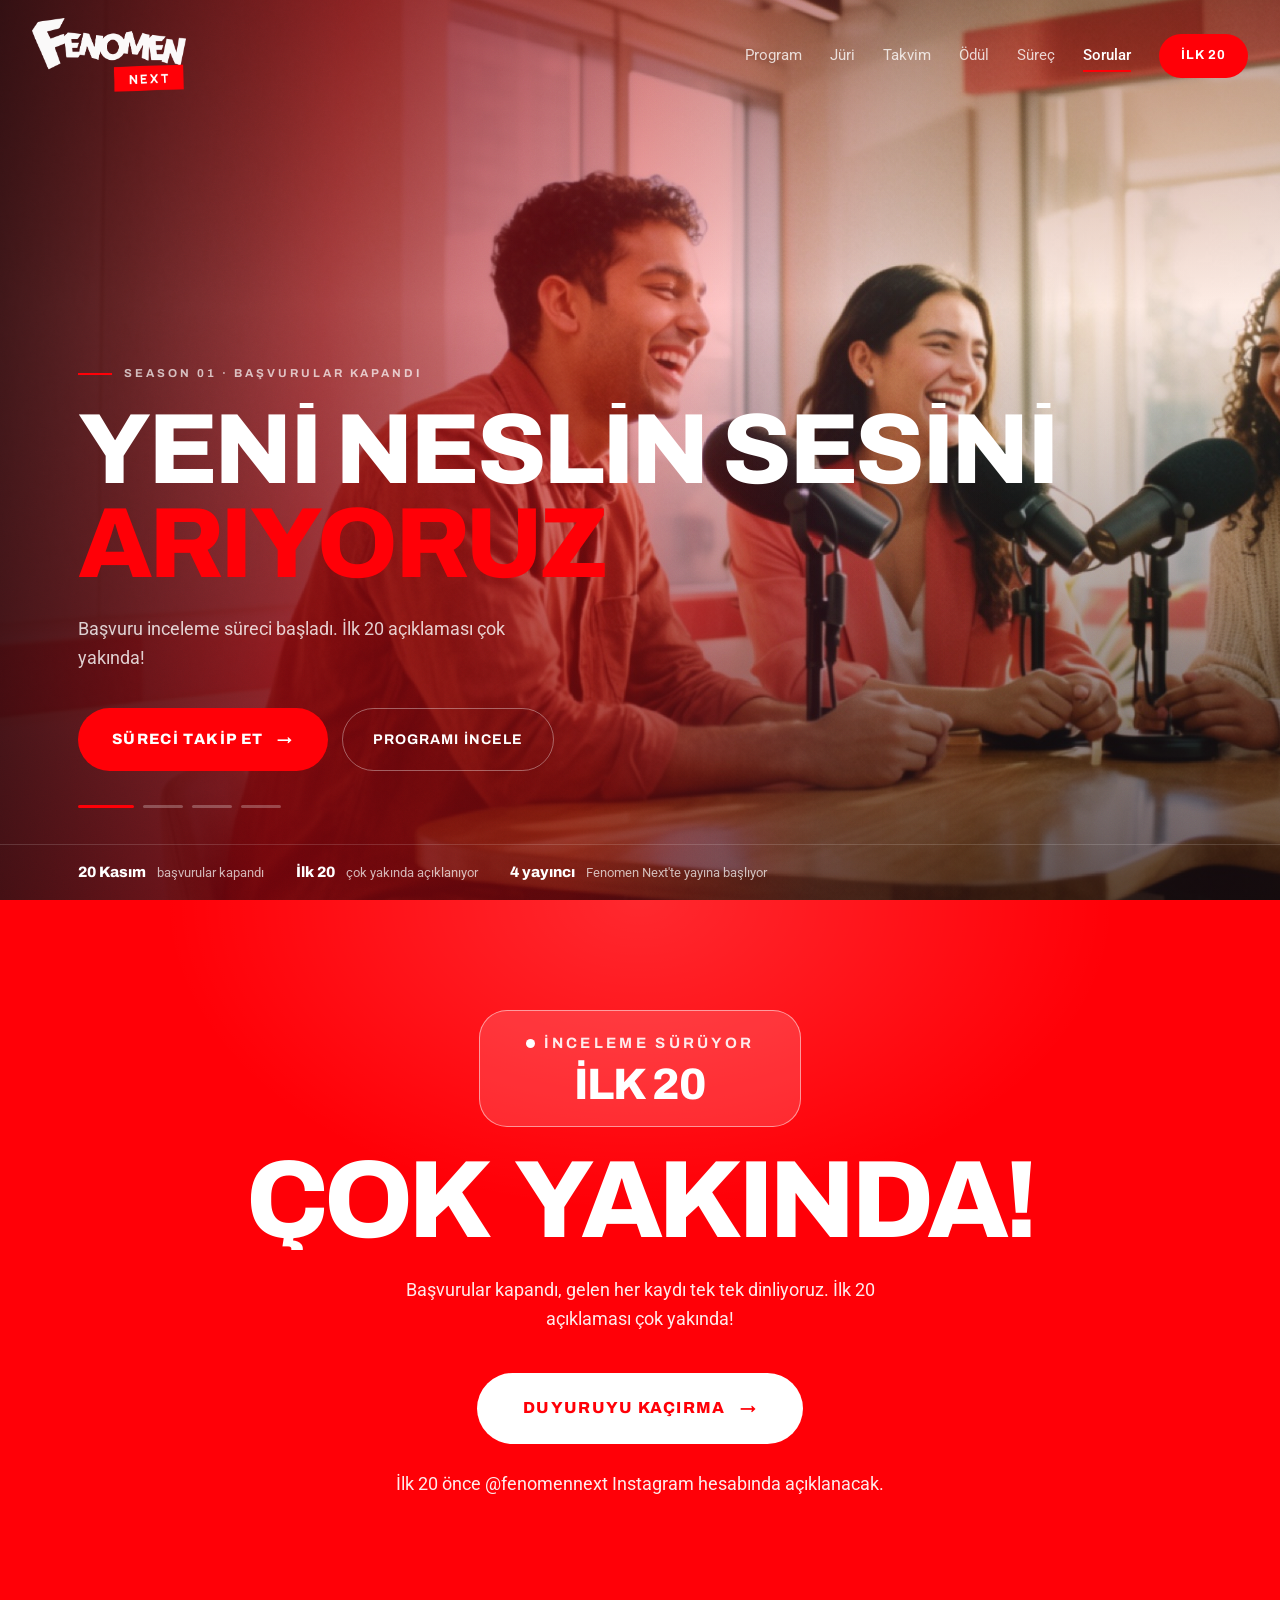
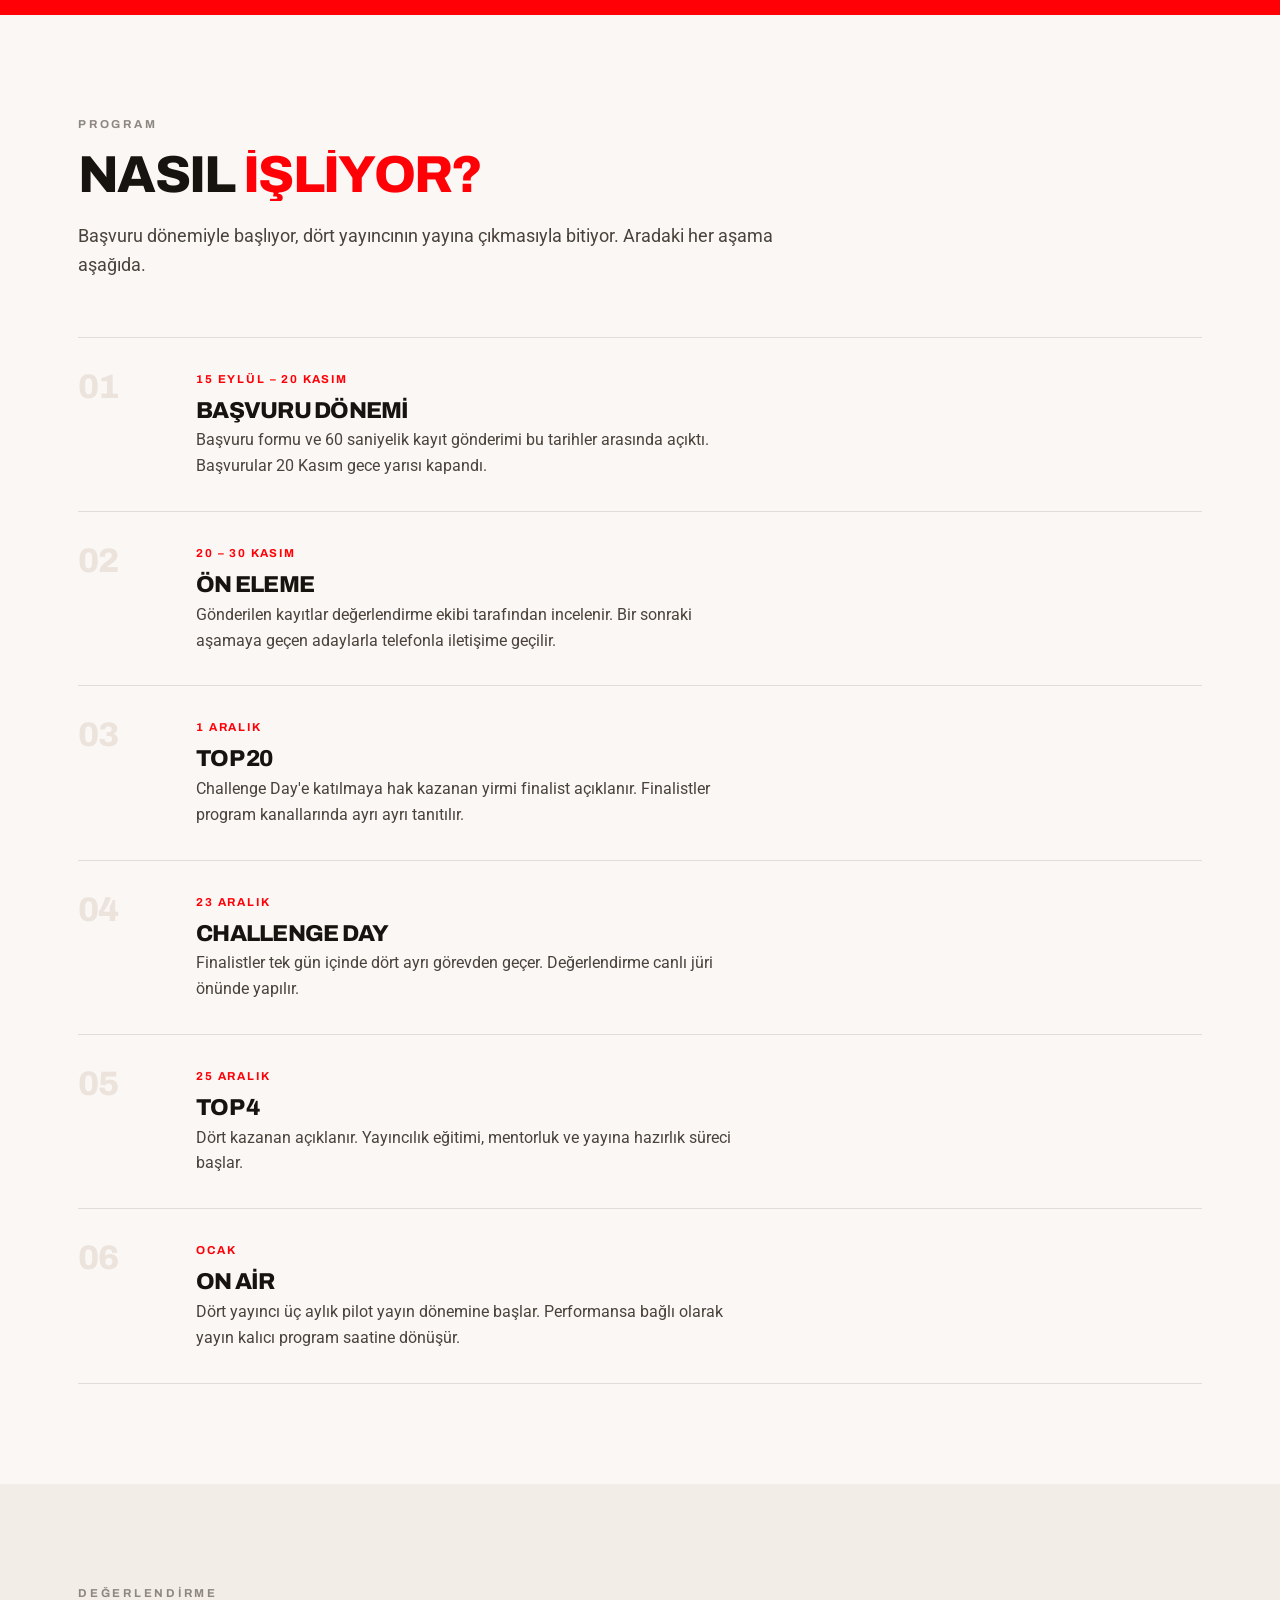
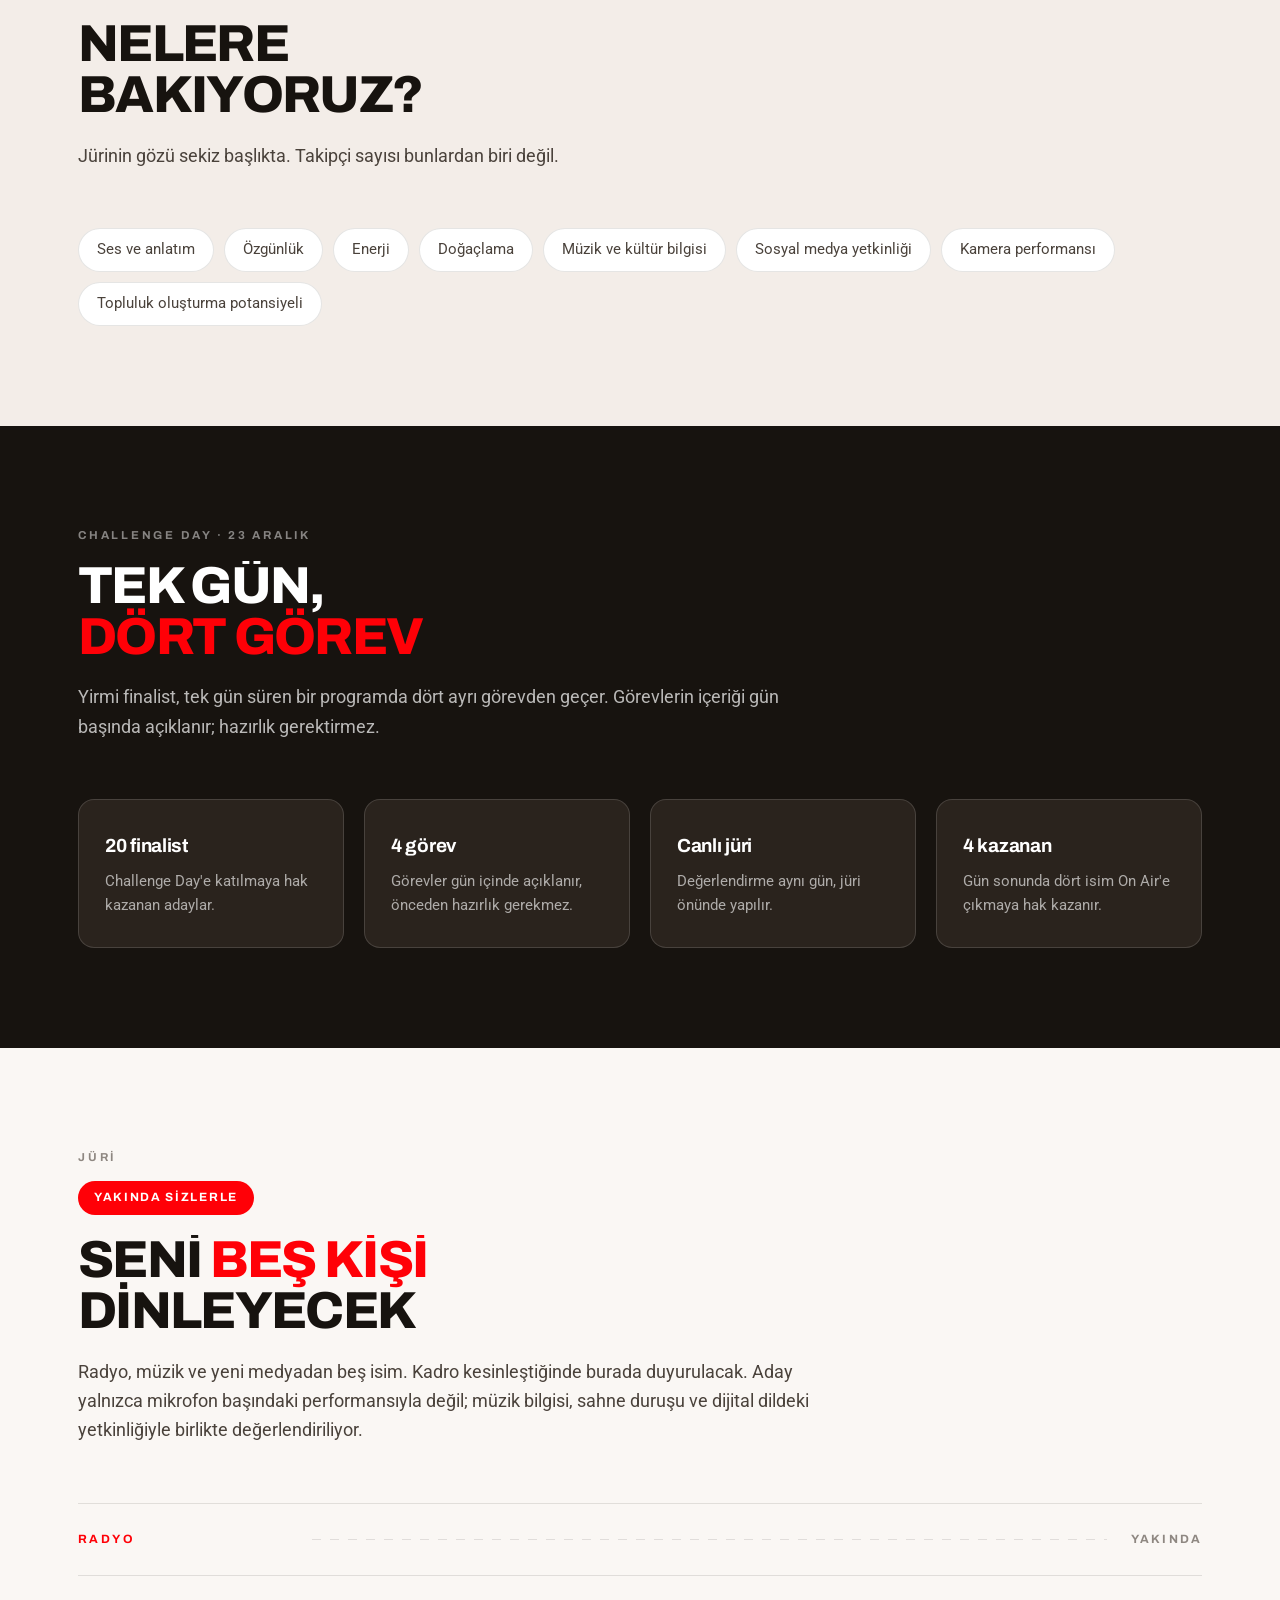
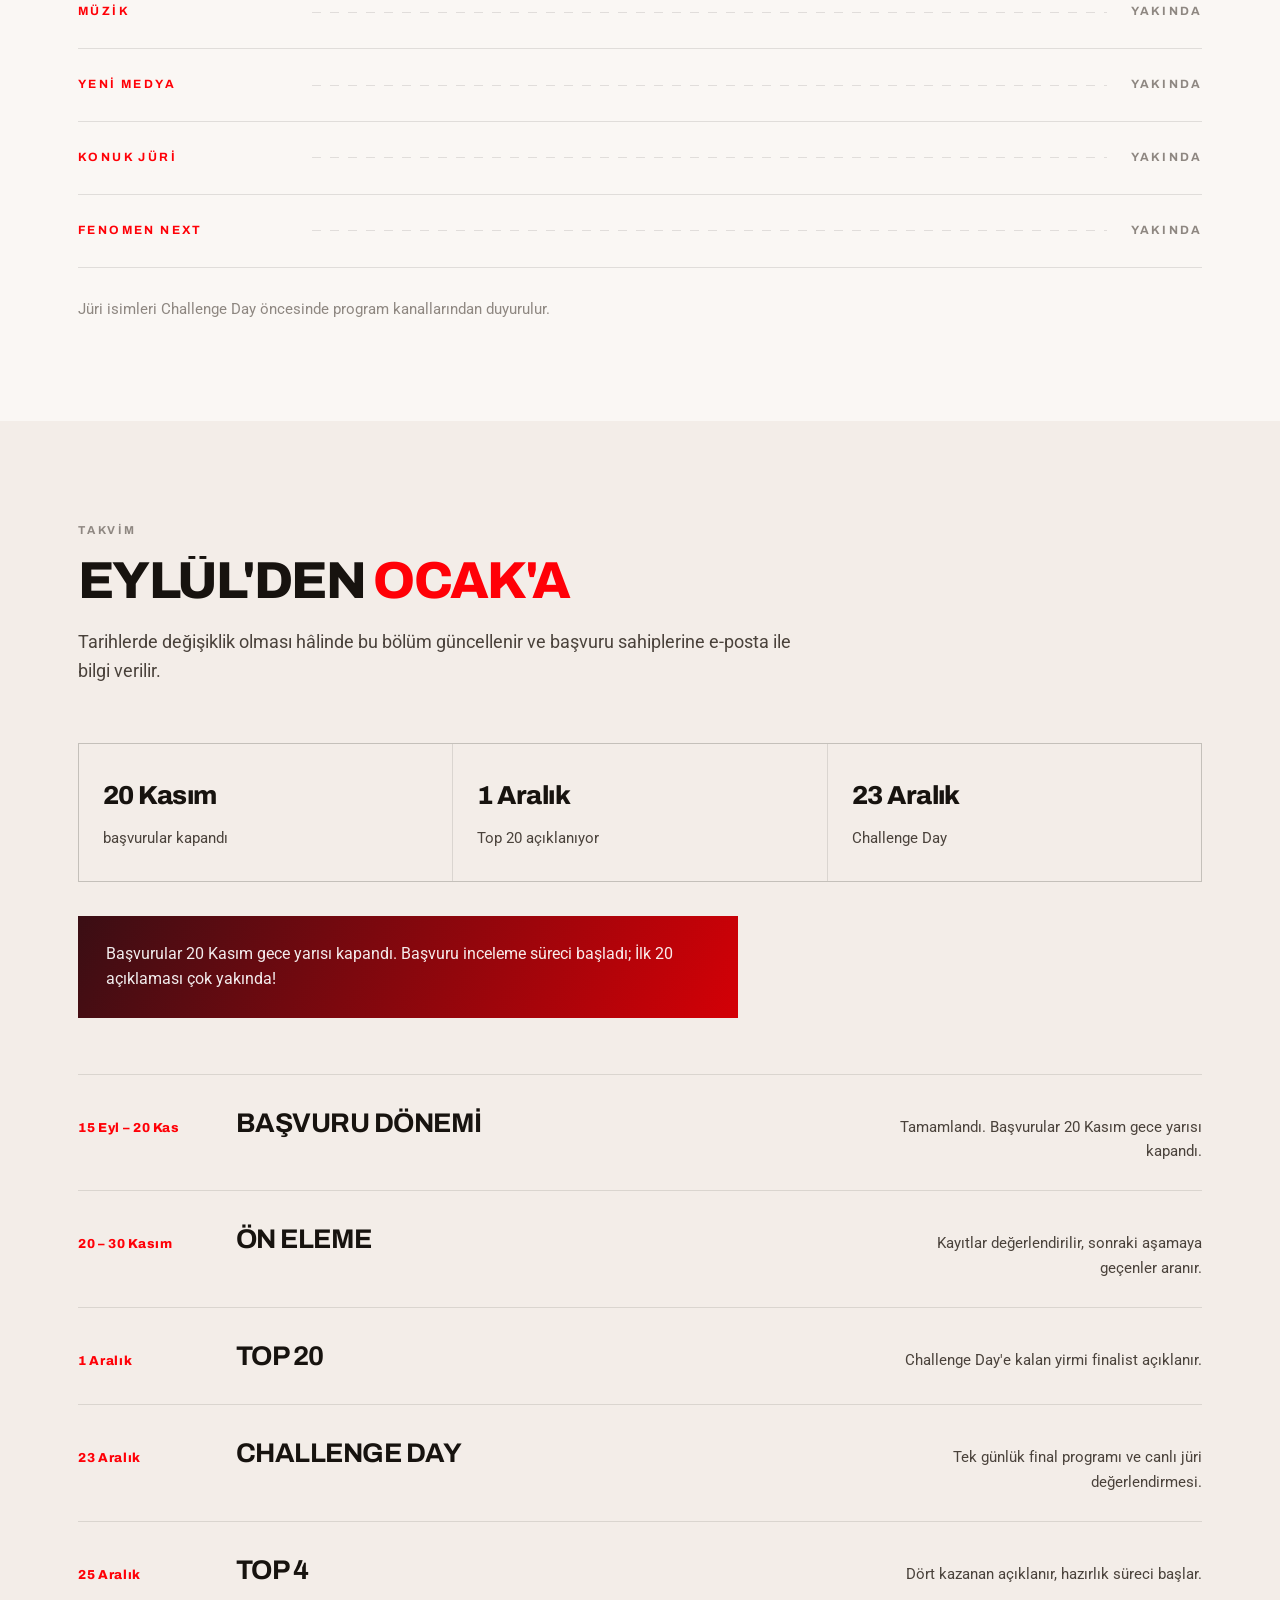
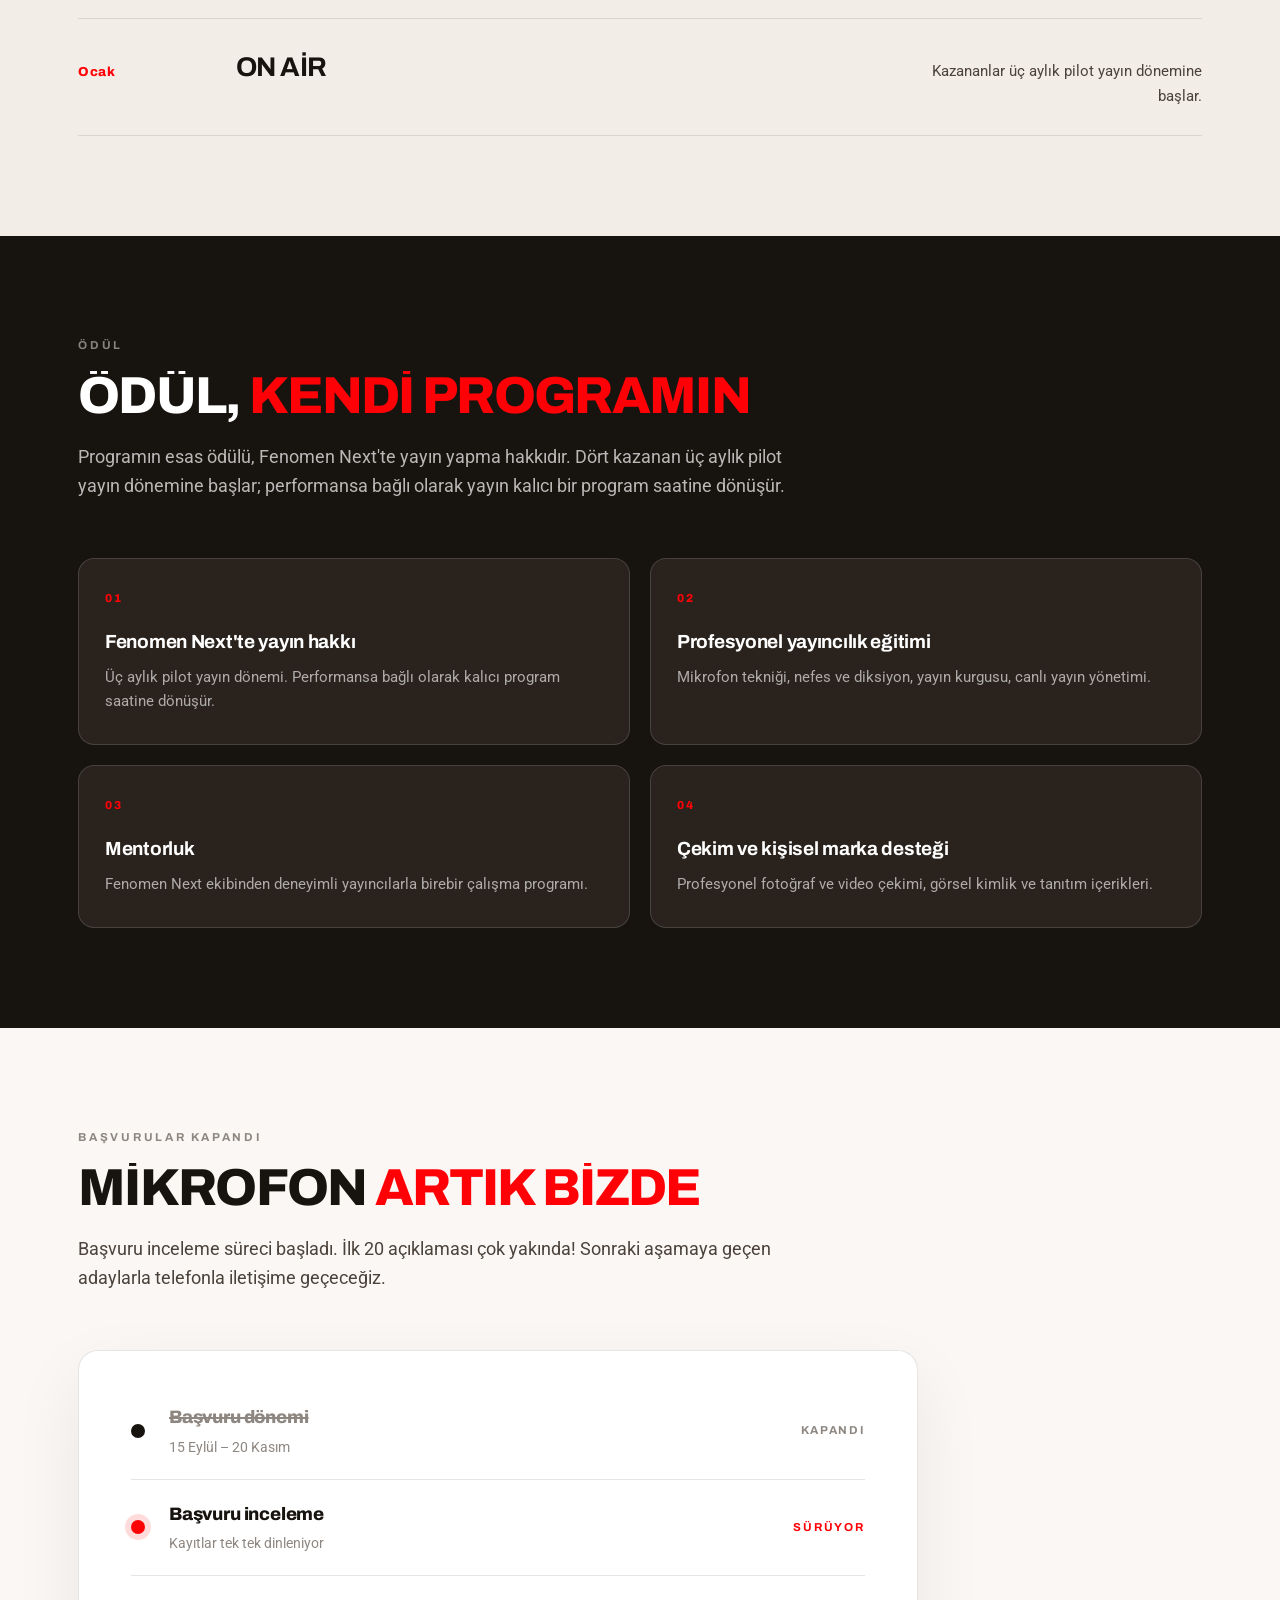
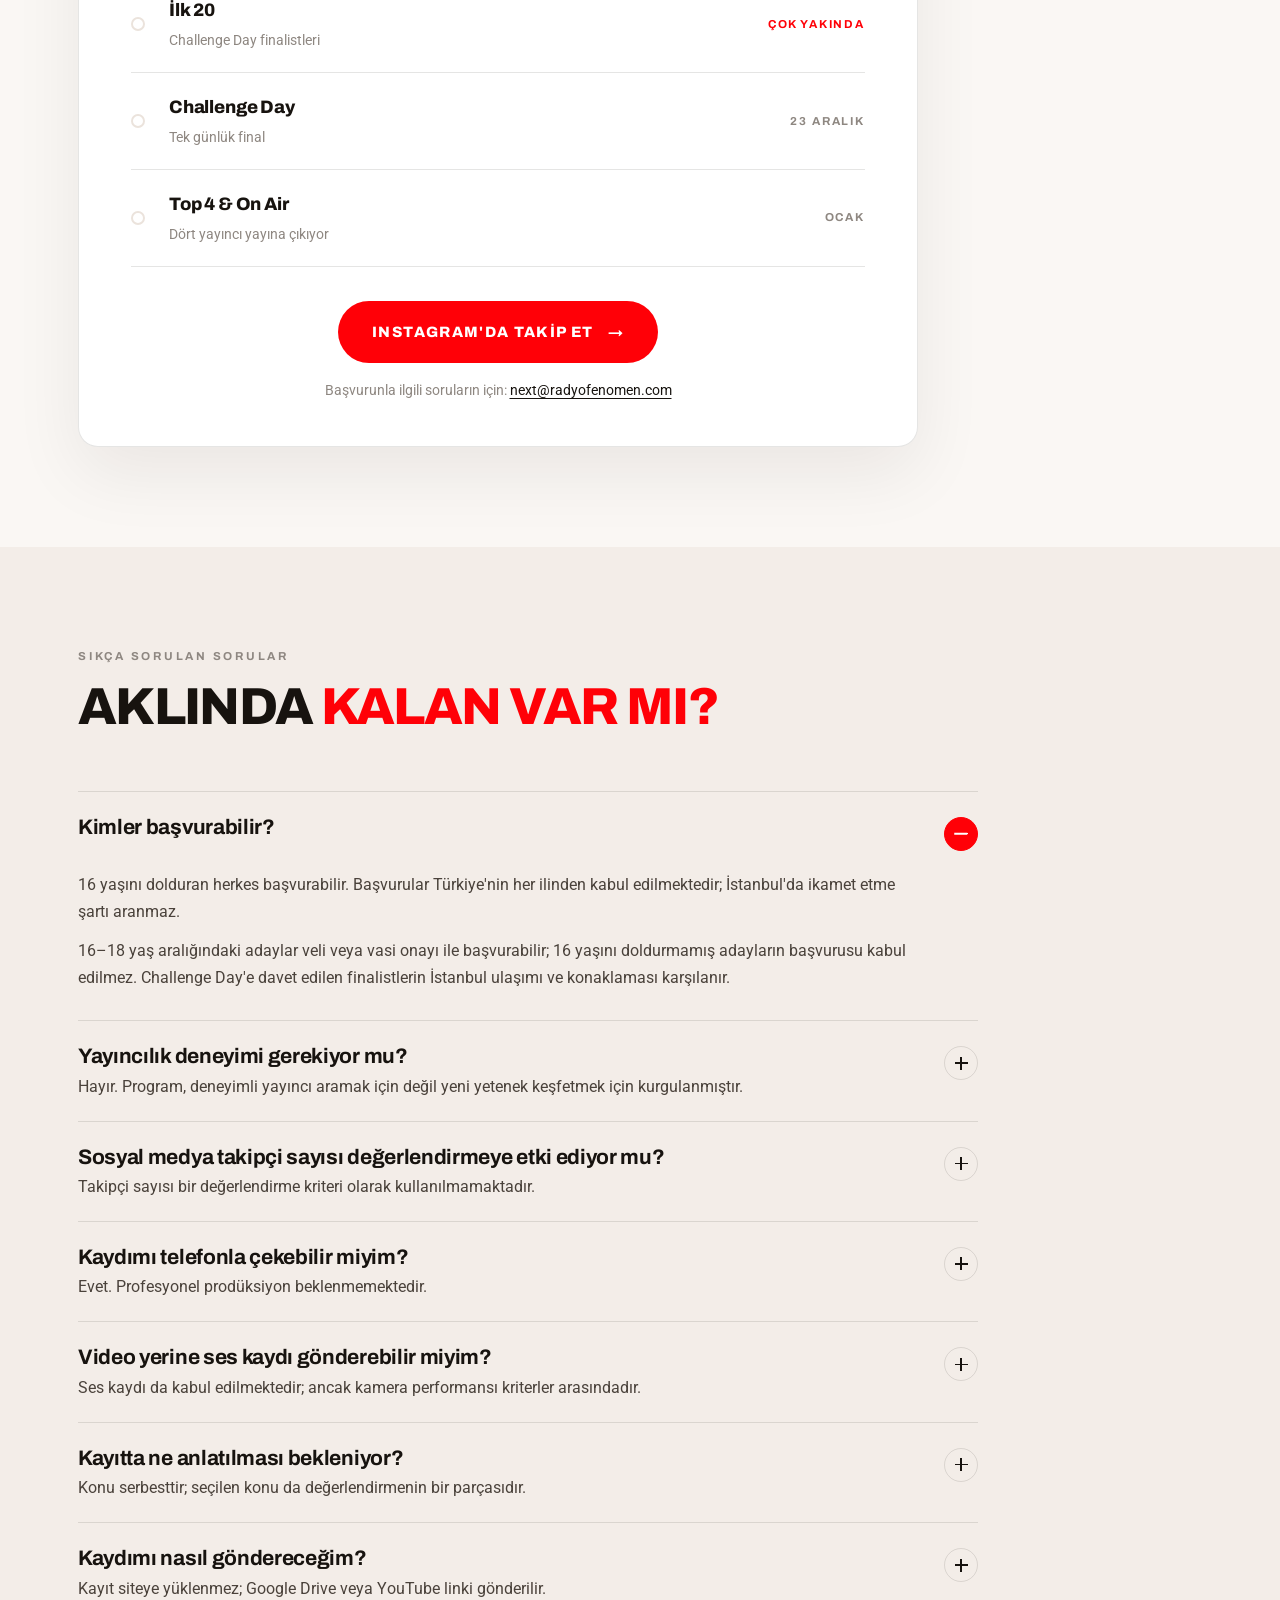
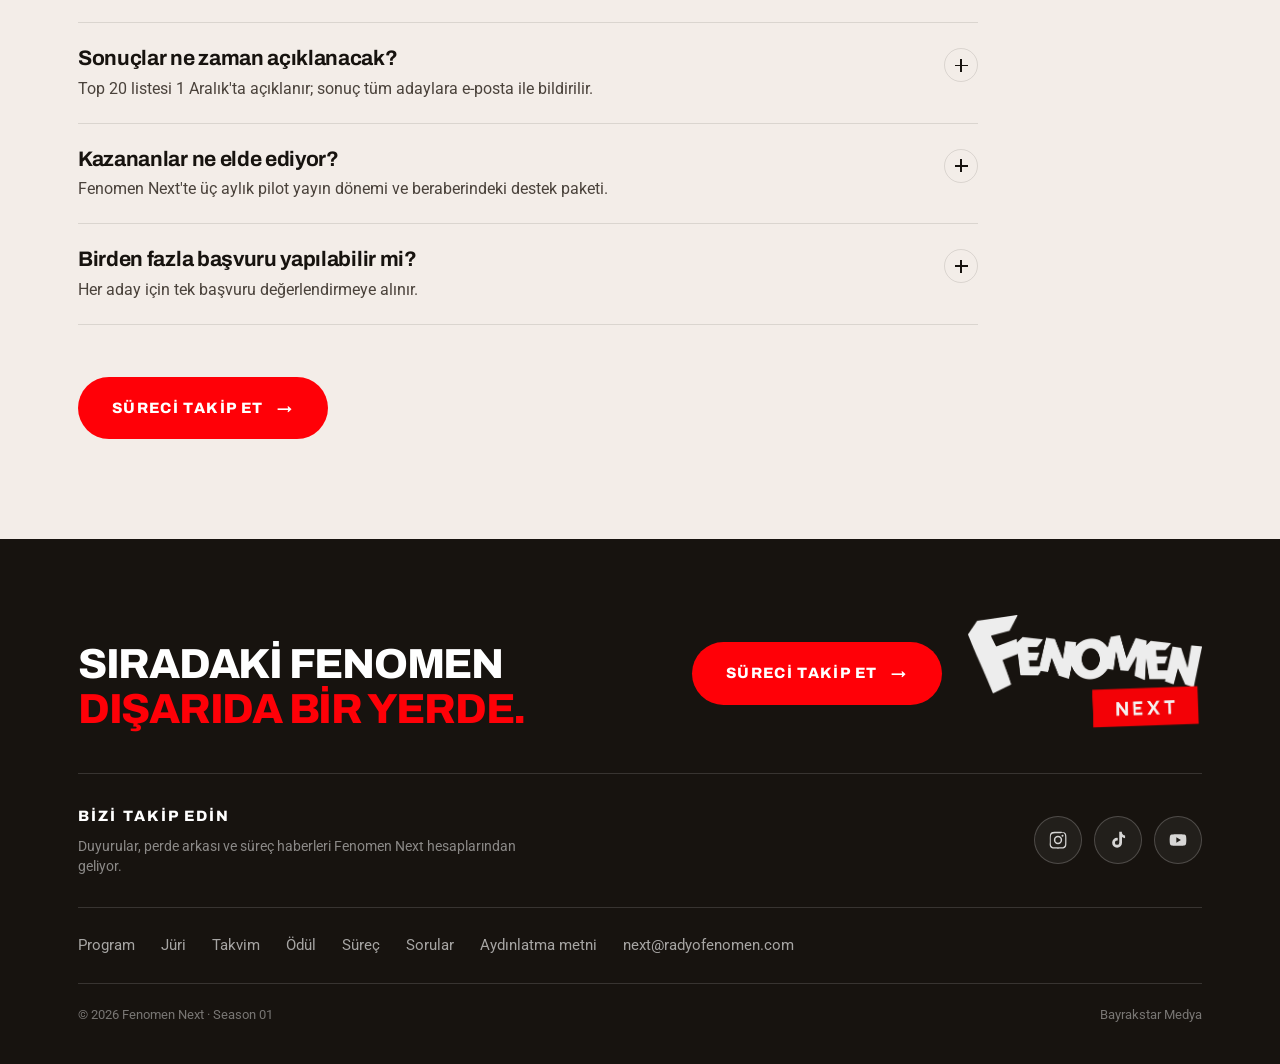
<file: index.html>
<!DOCTYPE html>
<html lang="tr">
<head>
<meta charset="UTF-8">
<meta name="viewport" content="width=device-width,initial-scale=1">
<title>Fenomen Next — Yeni neslin sesini arıyoruz</title>
<meta name="description" content="Fenomen Next, yeni nesil yayıncıları keşfetmek için başlatılan talent programıdır. Başvurular kapandı, İlk 20 çok yakında açıklanıyor.">
<link rel="icon" href="/favicon.ico" sizes="32x32">
<link rel="icon" type="image/png" sizes="32x32" href="/assets/favicon-32.png">
<link rel="icon" type="image/png" sizes="512x512" href="/assets/favicon-512.png">
<link rel="apple-touch-icon" href="/assets/apple-touch-icon.png">
<link rel="manifest" href="/site.webmanifest">
<meta name="google-site-verification" content="MqJMrMTrWg9YXqaXxOgZ75Ol7BzRiVKAZs7jI9gykJQ">
<meta name="application-name" content="Fenomen Next">
<meta name="apple-mobile-web-app-title" content="Fenomen Next">
<meta name="theme-color" content="#17130F">
<meta property="og:type" content="website">
<meta property="og:site_name" content="Fenomen Next">
<meta property="og:locale" content="tr_TR">
<meta property="og:title" content="Fenomen Next — Yeni neslin sesini arıyoruz">
<meta property="og:description" content="Fenomen Next, yeni nesil yayıncıları keşfetmek için başlatılan talent programıdır. Başvurular kapandı, İlk 20 çok yakında açıklanıyor.">
<meta property="og:url" content="https://fenomennext.com/">
<meta property="og:image" content="https://fenomennext.com/assets/og.jpg">
<meta property="og:image:width" content="1200">
<meta property="og:image:height" content="630">
<meta name="twitter:card" content="summary_large_image">
<link rel="canonical" href="https://fenomennext.com/">
<link rel="preconnect" href="https://fonts.googleapis.com">
<link rel="preconnect" href="https://fonts.gstatic.com" crossorigin>
<link href="https://fonts.googleapis.com/css2?family=Archivo:wght@400;700;800&family=Roboto:wght@300;400;500&display=swap" rel="stylesheet">
<link rel="stylesheet" href="css/style.css?v=5c82eee889">
<script type="application/ld+json">
{
  "@context": "https://schema.org",
  "@type": "WebSite",
  "name": "Fenomen Next",
  "alternateName": ["FenomenNext", "Fenomen Next Talent Programı"],
  "url": "https://fenomennext.com/"
}
</script>
<!-- Meta Pixel Code -->
<script>
!function(f,b,e,v,n,t,s)
{if(f.fbq)return;n=f.fbq=function(){n.callMethod?
n.callMethod.apply(n,arguments):n.queue.push(arguments)};
if(!f._fbq)f._fbq=n;n.push=n;n.loaded=!0;n.version='2.0';
n.queue=[];t=b.createElement(e);t.async=!0;
t.src=v;s=b.getElementsByTagName(e)[0];
s.parentNode.insertBefore(t,s)}(window, document,'script',
'https://connect.facebook.net/en_US/fbevents.js');
fbq('init', '940681712442167');
fbq('track', 'PageView');
</script>
<noscript><img height="1" width="1" style="display:none"
src="https://www.facebook.com/tr?id=940681712442167&ev=PageView&noscript=1"
/></noscript>
<!-- End Meta Pixel Code -->
</head>
<body>

<header class="ustbar" id="ustbar">
  <a href="#hero" aria-label="Fenomen Next">
    <img src="assets/fenomen-next-logo-beyaz.png" alt="Fenomen Next" class="ustbar-logo logo-beyaz">
    <img src="assets/fenomen-next-logo.png" alt="Fenomen Next" class="ustbar-logo logo-siyah">
  </a>
  <div class="ustbar-sag">
    <nav class="ustbar-menu">
      <a href="#program">Program</a>
      <a href="#juri">Jüri</a>
      <a href="#takvim">Takvim</a>
      <a href="#odul">Ödül</a>
      <a href="#basvuru">Süreç</a>
      <a href="#sorular">Sorular</a>
    </nav>
    <a href="#basvuru" class="mini-btn">İlk 20</a>
    <button class="menu-tus" id="menuTus" aria-label="Menü"><i></i><i></i><i></i></button>
  </div>
</header>

<nav class="mobil-menu" id="mobilMenu">
  <a href="#program">Program</a>
  <a href="#juri">Jüri</a>
  <a href="#takvim">Takvim</a>
  <a href="#odul">Ödül</a>
  <a href="#basvuru">Süreç</a>
  <a href="#sorular">Sorular</a>
  <a href="mailto:next@radyofenomen.com" class="menu-alt">next@radyofenomen.com</a>
</nav>

<!-- SLIDER -->
<section class="hero" id="hero">
  <div class="slayt aktif"><div class="slayt-gorsel" style="background-image:url('assets/slayt-3.jpg')"></div></div>
  <div class="slayt"><div class="slayt-gorsel" style="background-image:url('assets/slayt-2.jpg')"></div></div>
  <div class="slayt"><div class="slayt-gorsel" style="background-image:url('assets/slayt-4.jpg')"></div></div>
  <div class="slayt"><div class="slayt-gorsel" style="background-image:url('assets/slayt-1.jpg')"></div></div>
  <div class="hero-grain"></div>

  <div class="hero-icerik">
    <div class="hero-ustyazi belir" style="--gec:220ms">Season 01 · Başvurular kapandı</div>
    <h1 class="hero-baslik yaz" id="heroBaslik" style="--gec:360ms"><span>Yeni neslin sesini<br><em>arıyoruz</em></span></h1>
    <p class="hero-alt belir" id="heroAlt" style="--gec:640ms">Başvuru inceleme süreci başladı. İlk 20 açıklaması çok yakında!</p>
    <div class="hero-eylem belir" style="--gec:780ms">
      <a href="#basvuru" class="buyuk-btn">Süreci takip et <span class="ok">→</span></a>
      <a href="#program" class="hayalet-btn">Programı incele</a>
    </div>
    <div class="hero-nokta belir" id="heroNokta" style="--gec:900ms">
      <button class="aktif" data-git="0" aria-label="1. görsel"></button>
      <button data-git="1" aria-label="2. görsel"></button>
      <button data-git="2" aria-label="3. görsel"></button>
      <button data-git="3" aria-label="4. görsel"></button>
    </div>
  </div>

  <div class="hero-sayac belir" style="--gec:1020ms">
    <div class="sayac-ic">
      <div><strong>20 Kasım</strong> başvurular kapandı</div>
      <div><strong>İlk 20</strong> çok yakında açıklanıyor</div>
      <div><strong>4 yayıncı</strong> Fenomen Next'te yayına başlıyor</div>
    </div>
  </div>
</section>

<!-- BAŞVURU ÇAĞRISI -->
<section class="cagri">
  <div class="kap">
    <div class="cagri-rozet belir"><span>İnceleme sürüyor</span><b>İlk 20</b></div>
    <h2 class="yaz"><span style="word-spacing:.18em">Çok yakında!</span></h2>
    <p class="belir" style="--gec:120ms">Başvurular kapandı, gelen her kaydı tek tek dinliyoruz. İlk 20 açıklaması çok yakında!</p>
    <a href="https://www.instagram.com/fenomennext/" target="_blank" rel="noopener" class="cagri-btn belir" style="--gec:200ms">Duyuruyu kaçırma <span>→</span></a>
    <p class="cagri-not belir" style="--gec:260ms">İlk 20 önce @fenomennext Instagram hesabında açıklanacak.</p>
  </div>
</section>

<!-- PROGRAM -->
<section class="bolum" id="program">
  <div class="kap">
    <div class="bolum-bas">
      <div class="etiket belir">Program</div>
      <h2 class="yaz"><span>Nasıl <em>işliyor?</em></span></h2>
      <p class="belir" style="--gec:120ms">Başvuru dönemiyle başlıyor, dört yayıncının yayına çıkmasıyla bitiyor. Aradaki her aşama aşağıda.</p>
    </div>

    <div class="faz-liste">
      <div class="faz belir">
        <div class="faz-no">01</div>
        <div class="faz-ic">
          <span class="faz-sure">15 Eylül – 20 Kasım</span>
          <h3>Başvuru dönemi</h3>
          <p>Başvuru formu ve 60 saniyelik kayıt gönderimi bu tarihler arasında açıktı. Başvurular 20 Kasım gece yarısı kapandı.</p>
        </div>
      </div>
      <div class="faz belir">
        <div class="faz-no">02</div>
        <div class="faz-ic">
          <span class="faz-sure">20 – 30 Kasım</span>
          <h3>Ön eleme</h3>
          <p>Gönderilen kayıtlar değerlendirme ekibi tarafından incelenir. Bir sonraki aşamaya geçen adaylarla telefonla iletişime geçilir.</p>
        </div>
      </div>
      <div class="faz belir">
        <div class="faz-no">03</div>
        <div class="faz-ic">
          <span class="faz-sure">1 Aralık</span>
          <h3>Top 20</h3>
          <p>Challenge Day'e katılmaya hak kazanan yirmi finalist açıklanır. Finalistler program kanallarında ayrı ayrı tanıtılır.</p>
        </div>
      </div>
      <div class="faz belir">
        <div class="faz-no">04</div>
        <div class="faz-ic">
          <span class="faz-sure">23 Aralık</span>
          <h3>Challenge Day</h3>
          <p>Finalistler tek gün içinde dört ayrı görevden geçer. Değerlendirme canlı jüri önünde yapılır.</p>
        </div>
      </div>
      <div class="faz belir">
        <div class="faz-no">05</div>
        <div class="faz-ic">
          <span class="faz-sure">25 Aralık</span>
          <h3>Top 4</h3>
          <p>Dört kazanan açıklanır. Yayıncılık eğitimi, mentorluk ve yayına hazırlık süreci başlar.</p>
        </div>
      </div>
      <div class="faz belir">
        <div class="faz-no">06</div>
        <div class="faz-ic">
          <span class="faz-sure">Ocak</span>
          <h3>On Air</h3>
          <p>Dört yayıncı üç aylık pilot yayın dönemine başlar. Performansa bağlı olarak yayın kalıcı program saatine dönüşür.</p>
        </div>
      </div>
    </div>
  </div>
</section>

<!-- DEĞERLENDİRME -->
<section class="bolum acik-2">
  <div class="kap">
    <div class="bolum-bas">
      <div class="etiket belir">Değerlendirme</div>
      <h2 class="yaz"><span>Nelere<br>bakıyoruz?</span></h2>
      <p class="belir" style="--gec:120ms">Jürinin gözü sekiz başlıkta. Takipçi sayısı bunlardan biri değil.</p>
    </div>

    <div>
      <div class="rozetler">
        <span class="rozet">Ses ve anlatım</span>
        <span class="rozet">Özgünlük</span>
        <span class="rozet">Enerji</span>
        <span class="rozet">Doğaçlama</span>
        <span class="rozet">Müzik ve kültür bilgisi</span>
        <span class="rozet">Sosyal medya yetkinliği</span>
        <span class="rozet">Kamera performansı</span>
        <span class="rozet">Topluluk oluşturma potansiyeli</span>
      </div>
    </div>
  </div>
</section>

<!-- CHALLENGE DAY -->
<section class="bolum koyu">
  <div class="kap">
    <div class="bolum-bas">
      <div class="etiket belir">Challenge Day · 23 Aralık</div>
      <h2 class="yaz"><span>Tek gün,<br><em>dört görev</em></span></h2>
      <p class="belir" style="--gec:120ms">Yirmi finalist, tek gün süren bir programda dört ayrı görevden geçer. Görevlerin içeriği gün başında açıklanır; hazırlık gerektirmez.</p>
    </div>

    <div class="kutu-izgara dort">
      <div class="kutu belir"><h4>20 finalist</h4><p>Challenge Day'e katılmaya hak kazanan adaylar.</p></div>
      <div class="kutu belir" style="--gec:100ms"><h4>4 görev</h4><p>Görevler gün içinde açıklanır, önceden hazırlık gerekmez.</p></div>
      <div class="kutu belir" style="--gec:200ms"><h4>Canlı jüri</h4><p>Değerlendirme aynı gün, jüri önünde yapılır.</p></div>
      <div class="kutu belir" style="--gec:300ms"><h4>4 kazanan</h4><p>Gün sonunda dört isim On Air'e çıkmaya hak kazanır.</p></div>
    </div>
  </div>
</section>

<!-- JÜRİ -->
<section class="bolum" id="juri">
  <div class="kap">
    <div class="bolum-bas">
      <div class="etiket belir">Jüri</div>
      <div class="durum-rozet belir">Yakında sizlerle</div>
      <h2 class="yaz"><span>Seni <em>beş kişi</em><br>dinleyecek</span></h2>
      <p class="belir" style="--gec:120ms">Radyo, müzik ve yeni medyadan beş isim. Kadro kesinleştiğinde burada duyurulacak. Aday yalnızca mikrofon başındaki performansıyla değil; müzik bilgisi, sahne duruşu ve dijital dildeki yetkinliğiyle birlikte değerlendiriliyor.</p>
    </div>

    <div class="juri-bekleyen">
      <div class="juri-yer belir"><span class="juri-yer-rozet">Radyo</span><span class="juri-yer-cizgi"></span></div>
      <div class="juri-yer belir" style="--gec:80ms"><span class="juri-yer-rozet">Müzik</span><span class="juri-yer-cizgi"></span></div>
      <div class="juri-yer belir" style="--gec:160ms"><span class="juri-yer-rozet">Yeni medya</span><span class="juri-yer-cizgi"></span></div>
      <div class="juri-yer belir" style="--gec:240ms"><span class="juri-yer-rozet">Konuk jüri</span><span class="juri-yer-cizgi"></span></div>
      <div class="juri-yer belir" style="--gec:320ms"><span class="juri-yer-rozet">Fenomen Next</span><span class="juri-yer-cizgi"></span></div>
    </div>

    <p class="juri-not belir">
      Jüri isimleri Challenge Day öncesinde program kanallarından duyurulur.
    </p>
  </div>
</section>

<!-- TAKVİM -->
<section class="bolum acik-2" id="takvim">
  <div class="kap">
    <div class="bolum-bas">
      <div class="etiket belir">Takvim</div>
      <h2 class="yaz"><span>Eylül'den <em>Ocak'a</em></span></h2>
      <p class="belir" style="--gec:120ms">Tarihlerde değişiklik olması hâlinde bu bölüm güncellenir ve başvuru sahiplerine e-posta ile bilgi verilir.</p>
    </div>

    <div class="gerisayim">
      <div><b>20 Kasım</b><span>başvurular kapandı</span></div>
      <div><b>1 Aralık</b><span>Top 20 açıklanıyor</span></div>
      <div><b>23 Aralık</b><span>Challenge Day</span></div>
    </div>

    <div class="hatirlatma belir">
      <p>Başvurular 20 Kasım gece yarısı kapandı. Başvuru inceleme süreci başladı; İlk 20 açıklaması çok yakında!</p>
    </div>

    <div class="yol-liste" style="margin-top:56px">
      <div class="yol-satir"><div class="yol-tarih">15 Eyl – 20 Kas</div><div class="yol-ad">Başvuru dönemi</div><div class="yol-not">Tamamlandı. Başvurular 20 Kasım gece yarısı kapandı.</div></div>
      <div class="yol-satir"><div class="yol-tarih">20 – 30 Kasım</div><div class="yol-ad">Ön eleme</div><div class="yol-not">Kayıtlar değerlendirilir, sonraki aşamaya geçenler aranır.</div></div>
      <div class="yol-satir"><div class="yol-tarih">1 Aralık</div><div class="yol-ad">Top 20</div><div class="yol-not">Challenge Day'e kalan yirmi finalist açıklanır.</div></div>
      <div class="yol-satir"><div class="yol-tarih">23 Aralık</div><div class="yol-ad">Challenge Day</div><div class="yol-not">Tek günlük final programı ve canlı jüri değerlendirmesi.</div></div>
      <div class="yol-satir"><div class="yol-tarih">25 Aralık</div><div class="yol-ad">Top 4</div><div class="yol-not">Dört kazanan açıklanır, hazırlık süreci başlar.</div></div>
      <div class="yol-satir"><div class="yol-tarih">Ocak</div><div class="yol-ad">On Air</div><div class="yol-not">Kazananlar üç aylık pilot yayın dönemine başlar.</div></div>
    </div>
  </div>
</section>

<!-- ÖDÜL -->
<section class="bolum koyu" id="odul">
  <div class="kap">
    <div class="bolum-bas">
      <div class="etiket belir">Ödül</div>
      <h2 class="yaz"><span>Ödül, <em>kendi programın</em></span></h2>
      <p class="belir" style="--gec:120ms">Programın esas ödülü, Fenomen Next'te yayın yapma hakkıdır. Dört kazanan üç aylık pilot yayın dönemine başlar; performansa bağlı olarak yayın kalıcı bir program saatine dönüşür.</p>
    </div>

    <div class="kutu-izgara">
      <div class="kutu belir">
        <div class="no">01</div>
        <h4>Fenomen Next'te yayın hakkı</h4>
        <p>Üç aylık pilot yayın dönemi. Performansa bağlı olarak kalıcı program saatine dönüşür.</p>
      </div>
      <div class="kutu belir" style="--gec:100ms">
        <div class="no">02</div>
        <h4>Profesyonel yayıncılık eğitimi</h4>
        <p>Mikrofon tekniği, nefes ve diksiyon, yayın kurgusu, canlı yayın yönetimi.</p>
      </div>
      <div class="kutu belir" style="--gec:200ms">
        <div class="no">03</div>
        <h4>Mentorluk</h4>
        <p>Fenomen Next ekibinden deneyimli yayıncılarla birebir çalışma programı.</p>
      </div>
      <div class="kutu belir" style="--gec:300ms">
        <div class="no">04</div>
        <h4>Çekim ve kişisel marka desteği</h4>
        <p>Profesyonel fotoğraf ve video çekimi, görsel kimlik ve tanıtım içerikleri.</p>
      </div>
    </div>
  </div>
</section>

<!-- BAŞVURU DURUMU (başvurular 20 Kasım'da kapandı) -->
<section class="bolum" id="basvuru">
  <div class="kap">
    <div class="bolum-bas">
      <div class="etiket belir">Başvurular kapandı</div>
      <h2 class="yaz"><span>Mikrofon <em>artık bizde</em></span></h2>
      <p class="belir" style="--gec:120ms">Başvuru inceleme süreci başladı. İlk 20 açıklaması çok yakında! Sonraki aşamaya geçen adaylarla telefonla iletişime geçeceğiz.</p>
    </div>
  </div>

  <div class="kap-dar">
    <div class="form-sar durum-kart belir">
      <ol class="durum-liste">
        <li class="bitti"><i></i><div><b>Başvuru dönemi</b><span>15 Eylül – 20 Kasım</span></div><em>Kapandı</em></li>
        <li class="simdi"><i></i><div><b>Başvuru inceleme</b><span>Kayıtlar tek tek dinleniyor</span></div><em>Sürüyor</em></li>
        <li><i></i><div><b>İlk 20</b><span>Challenge Day finalistleri</span></div><em>Çok yakında</em></li>
        <li><i></i><div><b>Challenge Day</b><span>Tek günlük final</span></div><em>23 Aralık</em></li>
        <li><i></i><div><b>Top 4 &amp; On Air</b><span>Dört yayıncı yayına çıkıyor</span></div><em>Ocak</em></li>
      </ol>
      <div class="durum-eylem">
        <a href="https://www.instagram.com/fenomennext/" target="_blank" rel="noopener" class="buyuk-btn">Instagram'da takip et <span class="ok">→</span></a>
        <p class="gonder-not">Başvurunla ilgili soruların için: <a href="mailto:next@radyofenomen.com">next@radyofenomen.com</a></p>
      </div>
    </div>
  </div>
</section>

<!-- SSS -->
<section class="bolum acik-2" id="sorular">
  <div class="kap">
    <div class="bolum-bas">
      <div class="etiket belir">Sıkça sorulan sorular</div>
      <h2 class="yaz"><span>Aklında <em>kalan var mı?</em></span></h2>
    </div>

    <div class="sss-liste" id="sssListe">

      <div class="sss-oge acik belir">
        <button class="sss-bas" type="button">
          <div>
            <h3>Kimler başvurabilir?</h3>
            <p class="sss-onizleme">16 yaşını dolduran herkes başvurabilir; 16–18 yaş aralığındaki adaylar veli onayıyla katılır.</p>
          </div>
          <span class="sss-arti"></span>
        </button>
        <div class="sss-govde"><div class="sss-govde-ic">
          <p>16 yaşını dolduran herkes başvurabilir. Başvurular Türkiye'nin her ilinden kabul edilmektedir; İstanbul'da ikamet etme şartı aranmaz.</p>
          <p>16–18 yaş aralığındaki adaylar veli veya vasi onayı ile başvurabilir; 16 yaşını doldurmamış adayların başvurusu kabul edilmez. Challenge Day'e davet edilen finalistlerin İstanbul ulaşımı ve konaklaması karşılanır.</p>
        </div></div>
      </div>

      <div class="sss-oge belir">
        <button class="sss-bas" type="button">
          <div>
            <h3>Yayıncılık deneyimi gerekiyor mu?</h3>
            <p class="sss-onizleme">Hayır. Program, deneyimli yayıncı aramak için değil yeni yetenek keşfetmek için kurgulanmıştır.</p>
          </div>
          <span class="sss-arti"></span>
        </button>
        <div class="sss-govde"><div class="sss-govde-ic">
          <p>Hayır. Program, deneyimli yayıncı aramak için değil yeni yetenek keşfetmek için kurgulanmıştır.</p>
          <p>Değerlendirmede ses ve anlatım, özgünlük, enerji ve doğaçlama becerisi öne çıkar. Teknik yayıncılık eğitimi, kazanan adaylara program kapsamında verilir.</p>
        </div></div>
      </div>

      <div class="sss-oge belir">
        <button class="sss-bas" type="button">
          <div>
            <h3>Sosyal medya takipçi sayısı değerlendirmeye etki ediyor mu?</h3>
            <p class="sss-onizleme">Takipçi sayısı bir değerlendirme kriteri olarak kullanılmamaktadır.</p>
          </div>
          <span class="sss-arti"></span>
        </button>
        <div class="sss-govde"><div class="sss-govde-ic">
          <p>Takipçi sayısı bir değerlendirme kriteri olarak kullanılmamaktadır.</p>
          <p>Değerlendirmede esas alınan başlıklar: ses ve anlatım, özgünlük, enerji, doğaçlama, müzik ve kültür bilgisi, kamera performansı, topluluk oluşturma potansiyeli.</p>
        </div></div>
      </div>

      <div class="sss-oge belir">
        <button class="sss-bas" type="button">
          <div>
            <h3>Kaydımı telefonla çekebilir miyim?</h3>
            <p class="sss-onizleme">Evet. Profesyonel prodüksiyon beklenmemektedir.</p>
          </div>
          <span class="sss-arti"></span>
        </button>
        <div class="sss-govde"><div class="sss-govde-ic">
          <p>Evet. Profesyonel prodüksiyon beklenmemekte, çekim kalitesi bir eleme kriteri olarak kullanılmamaktadır.</p>
          <p>Tek beklenti sesin net duyulmasıdır. Sessiz bir ortamda, telefonu sabit bir yere yaslayarak yapılan bir çekim yeterlidir.</p>
        </div></div>
      </div>

      <div class="sss-oge belir">
        <button class="sss-bas" type="button">
          <div>
            <h3>Video yerine ses kaydı gönderebilir miyim?</h3>
            <p class="sss-onizleme">Ses kaydı da kabul edilmektedir; ancak kamera performansı kriterler arasındadır.</p>
          </div>
          <span class="sss-arti"></span>
        </button>
        <div class="sss-govde"><div class="sss-govde-ic">
          <p>Ses kaydı da kabul edilmektedir.</p>
          <p>Bununla birlikte kamera performansı değerlendirme kriterleri arasında yer aldığından, video gönderen adaylar bu başlıkta ayrıca değerlendirilebilmektedir.</p>
        </div></div>
      </div>

      <div class="sss-oge belir">
        <button class="sss-bas" type="button">
          <div>
            <h3>Kayıtta ne anlatılması bekleniyor?</h3>
            <p class="sss-onizleme">Konu serbesttir; seçilen konu da değerlendirmenin bir parçasıdır.</p>
          </div>
          <span class="sss-arti"></span>
        </button>
        <div class="sss-govde"><div class="sss-govde-ic">
          <p>Konu serbesttir. Hangi konunun seçildiği de, konunun nasıl kurulduğu kadar değerlendirmenin bir parçasıdır.</p>
          <p>Yönlendirmeye ihtiyaç duyulması hâlinde şu başlıklar kullanılabilir: gündemde ilgi çekici bulunan bir konu, bir şarkının neden tekrar tekrar dinlendiği, ya da çevrede sık konuşulan bir tartışma. Süre 60 saniyedir.</p>
        </div></div>
      </div>

      <div class="sss-oge belir">
        <button class="sss-bas" type="button">
          <div>
            <h3>Kaydımı nasıl göndereceğim?</h3>
            <p class="sss-onizleme">Kayıt siteye yüklenmez; Google Drive veya YouTube linki gönderilir.</p>
          </div>
          <span class="sss-arti"></span>
        </button>
        <div class="sss-govde"><div class="sss-govde-ic">
          <p>Kayıt siteye yüklenmez. Başvuru formundaki kısayollardan Google Drive veya YouTube açılır; kaydınızı oraya yükleyip oluşan linki forma yapıştırırsınız. Her ikisinin de nasıl kullanılacağı formda adım adım anlatılır.</p>
          <p>İki yolun da linki süresizdir. Google Drive'da paylaşım izninin "bağlantıya sahip olan herkes", YouTube'da videonun "liste dışı" seçilmesi gerekir; erişilemeyen linkler değerlendirmeye alınamamaktadır.</p>
        </div></div>
      </div>

      <div class="sss-oge belir">
        <button class="sss-bas" type="button">
          <div>
            <h3>Sonuçlar ne zaman açıklanacak?</h3>
            <p class="sss-onizleme">Top 20 listesi 1 Aralık'ta açıklanır; sonuç tüm adaylara e-posta ile bildirilir.</p>
          </div>
          <span class="sss-arti"></span>
        </button>
        <div class="sss-govde"><div class="sss-govde-ic">
          <p>Başvurular 20 Kasım'da kapanır. Ön eleme 20–30 Kasım tarihleri arasında yapılır; sonraki aşamaya geçen adaylarla bu dönemde telefonla iletişime geçilir.</p>
          <p>Top 20 listesi 1 Aralık'ta açıklanır. Sonuç, olumlu veya olumsuz, tüm adaylara e-posta ile bildirilir.</p>
        </div></div>
      </div>

      <div class="sss-oge belir">
        <button class="sss-bas" type="button">
          <div>
            <h3>Kazananlar ne elde ediyor?</h3>
            <p class="sss-onizleme">Fenomen Next'te üç aylık pilot yayın dönemi ve beraberindeki destek paketi.</p>
          </div>
          <span class="sss-arti"></span>
        </button>
        <div class="sss-govde"><div class="sss-govde-ic">
          <p>Dört kazanan, Fenomen Next'te üç aylık pilot yayın dönemine başlar. Performansa bağlı olarak yayın kalıcı bir program saatine dönüşebilir.</p>
          <p>Pilot dönemin yanı sıra yayıncılık eğitimi, mentorluk, profesyonel fotoğraf ve video çekimi, kişisel marka desteği ile içerik üretim ekipmanı sağlanır. Ayrıntılar <a href="#odul" style="text-decoration:underline;text-underline-offset:3px">Ödül</a> bölümünde yer alır.</p>
        </div></div>
      </div>

      <div class="sss-oge belir">
        <button class="sss-bas" type="button">
          <div>
            <h3>Birden fazla başvuru yapılabilir mi?</h3>
            <p class="sss-onizleme">Her aday için tek başvuru değerlendirmeye alınır.</p>
          </div>
          <span class="sss-arti"></span>
        </button>
        <div class="sss-govde"><div class="sss-govde-ic">
          <p>Her aday için tek başvuru değerlendirmeye alınır.</p>
          <p>Eksik veya hatalı gönderim yapılması hâlinde aynı e-posta adresiyle yeniden başvurulabilir; en son gönderilen başvuru geçerli sayılır.</p>
        </div></div>
      </div>

    </div>

    <div class="belir" style="margin-top:52px">
      <a href="#basvuru" class="buyuk-btn">Süreci takip et <span class="ok">→</span></a>
    </div>
  </div>
</section>

<footer class="alt">
  <div class="kap">
    <div class="alt-ust">
      <div class="alt-slogan">Sıradaki Fenomen <em>dışarıda bir yerde.</em></div>
      <div class="alt-sag">
        <a href="#basvuru" class="buyuk-btn">Süreci takip et <span class="ok">→</span></a>
        <img src="assets/fenomen-next-logo-beyaz.png" alt="Fenomen Next" class="alt-logo">
      </div>
    </div>
    <div class="alt-takip">
      <div class="alt-takip-yazi">
        <span class="alt-takip-bas">Bizi takip edin</span>
        <span class="alt-takip-not">Duyurular, perde arkası ve süreç haberleri Fenomen Next hesaplarından geliyor.</span>
      </div>
      <div class="alt-sosyal">
        <a href="https://www.instagram.com/fenomennext/" target="_blank" rel="noopener" aria-label="Fenomen Next Instagram">
          <svg viewBox="0 0 24 24" aria-hidden="true"><path d="M12 2.2c3.2 0 3.6 0 4.9.07 1.2.06 1.8.25 2.2.42.6.23 1 .5 1.5 1 .5.5.77.9 1 1.5.17.4.36 1 .42 2.2.07 1.3.07 1.7.07 4.9s0 3.6-.07 4.9c-.06 1.2-.25 1.8-.42 2.2-.23.6-.5 1-1 1.5-.5.5-.9.77-1.5 1-.4.17-1 .36-2.2.42-1.3.07-1.7.07-4.9.07s-3.6 0-4.9-.07c-1.2-.06-1.8-.25-2.2-.42-.6-.23-1-.5-1.5-1-.5-.5-.77-.9-1-1.5-.17-.4-.36-1-.42-2.2C2.2 15.6 2.2 15.2 2.2 12s0-3.6.07-4.9c.06-1.2.25-1.8.42-2.2.23-.6.5-1 1-1.5.5-.5.9-.77 1.5-1 .4-.17 1-.36 2.2-.42C8.4 2.2 8.8 2.2 12 2.2Zm0 1.8c-3.1 0-3.5 0-4.8.07-1 .05-1.5.21-1.8.34-.4.16-.7.35-1 .65-.3.3-.5.6-.65 1-.13.3-.29.8-.34 1.8C3.3 8.9 3.3 9.3 3.3 12s0 3.1.07 4.8c.05 1 .21 1.5.34 1.8.16.4.35.7.65 1 .3.3.6.5 1 .65.3.13.8.29 1.8.34 1.3.07 1.7.07 4.8.07s3.5 0 4.8-.07c1-.05 1.5-.21 1.8-.34.4-.16.7-.35 1-.65.3-.3.5-.6.65-1 .13-.3.29-.8.34-1.8.07-1.3.07-1.7.07-4.8s0-3.5-.07-4.8c-.05-1-.21-1.5-.34-1.8a2.7 2.7 0 0 0-.65-1c-.3-.3-.6-.5-1-.65-.3-.13-.8-.29-1.8-.34C15.5 4 15.1 4 12 4Zm0 3a5 5 0 1 1 0 10 5 5 0 0 1 0-10Zm0 1.8a3.2 3.2 0 1 0 0 6.4 3.2 3.2 0 0 0 0-6.4ZM17.4 5.6a1.2 1.2 0 1 1 0 2.4 1.2 1.2 0 0 1 0-2.4Z"/></svg>
        </a>
        <a href="https://www.tiktok.com/@fenomen.next" target="_blank" rel="noopener" aria-label="Fenomen Next TikTok">
          <svg viewBox="0 0 24 24" aria-hidden="true"><path d="M16.6 2h-3.1v13.2a2.6 2.6 0 1 1-2.6-2.6c.28 0 .55.04.8.12V9.5a5.9 5.9 0 0 0-.8-.06 5.9 5.9 0 1 0 5.9 5.9V8.5c1 .8 2.3 1.3 3.7 1.35V6.65c-1.05-.05-2-.5-2.7-1.2A3.9 3.9 0 0 1 16.6 2Z"/></svg>
        </a>
        <a href="https://www.youtube.com/@fenomennext" target="_blank" rel="noopener" aria-label="Fenomen Next YouTube">
          <svg viewBox="0 0 24 24" aria-hidden="true"><path d="M21.6 7.2a2.6 2.6 0 0 0-1.82-1.83C18.17 5 12 5 12 5s-6.17 0-7.78.4A2.6 2.6 0 0 0 2.4 7.2C2 8.8 2 12 2 12s0 3.2.4 4.8a2.6 2.6 0 0 0 1.82 1.83C5.83 19 12 19 12 19s6.17 0 7.78-.4a2.6 2.6 0 0 0 1.82-1.83C22 15.2 22 12 22 12s0-3.2-.4-4.8ZM10 15.2V8.8L15.5 12 10 15.2Z"/></svg>
        </a>
      </div>
    </div>
    <nav class="alt-orta">
      <a href="#program">Program</a>
      <a href="#juri">Jüri</a>
      <a href="#takvim">Takvim</a>
      <a href="#odul">Ödül</a>
      <a href="#basvuru">Süreç</a>
      <a href="#sorular">Sorular</a>
      <a href="aydinlatma.html">Aydınlatma metni</a>
      <a href="mailto:next@radyofenomen.com">next@radyofenomen.com</a>
    </nav>
    <div class="alt-alt">
      <div>© 2026 Fenomen Next · Season 01</div>
      <div>Bayrakstar Medya</div>
    </div>
  </div>
</footer>

<script src="js/app.js?v=8377a90701"></script>
</body>
</html>
</file>
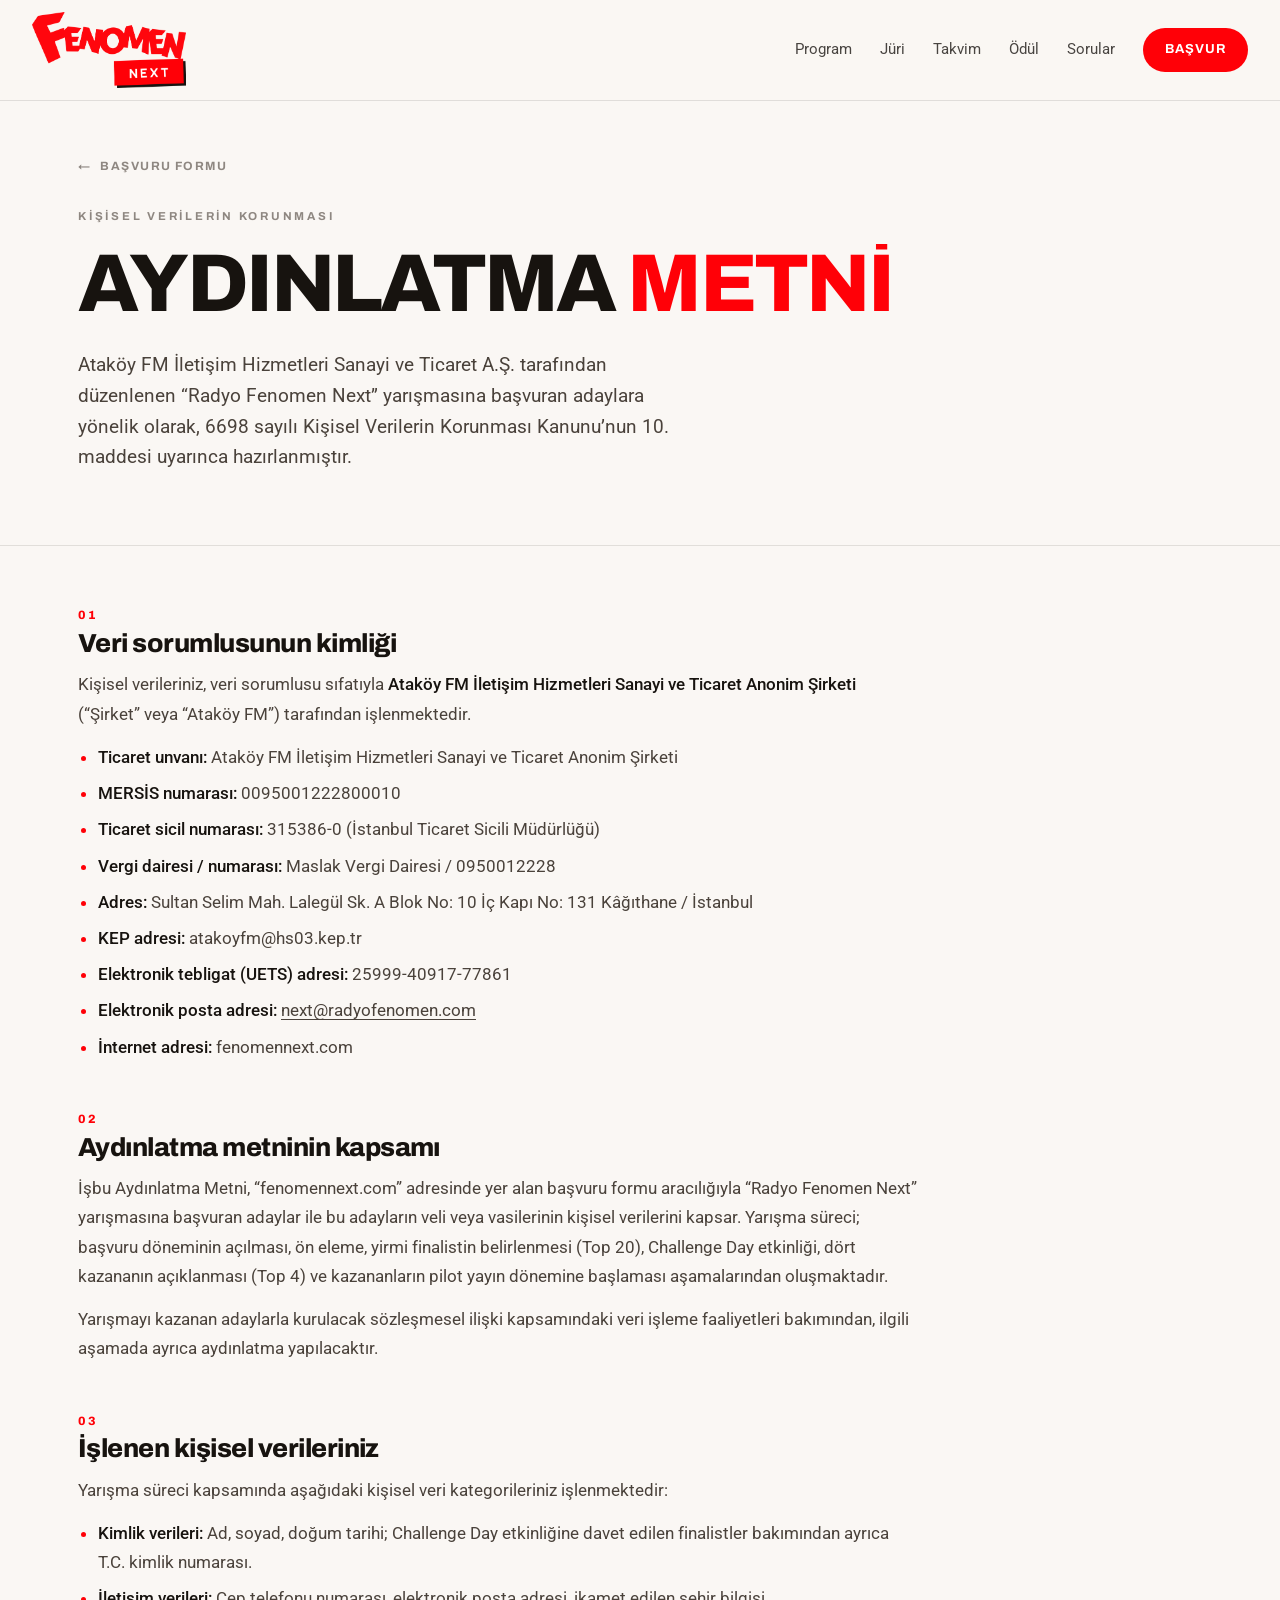
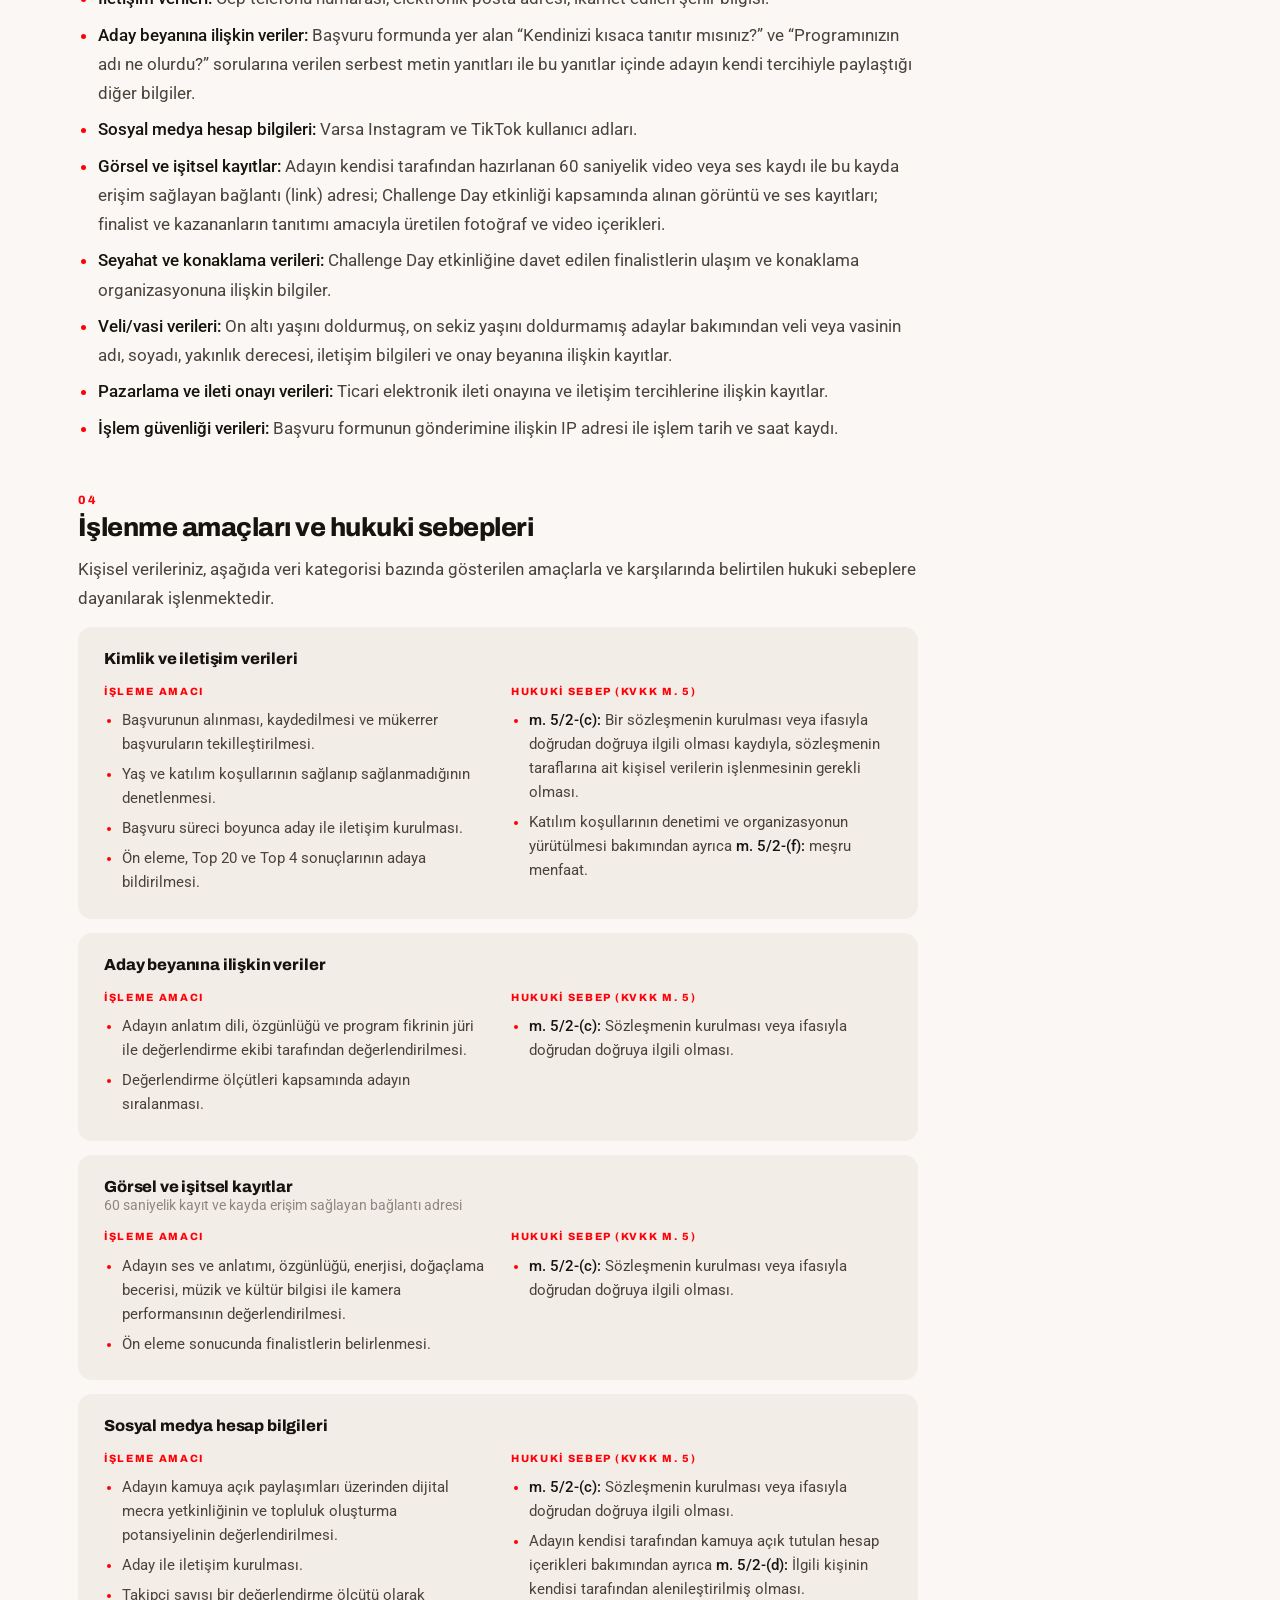
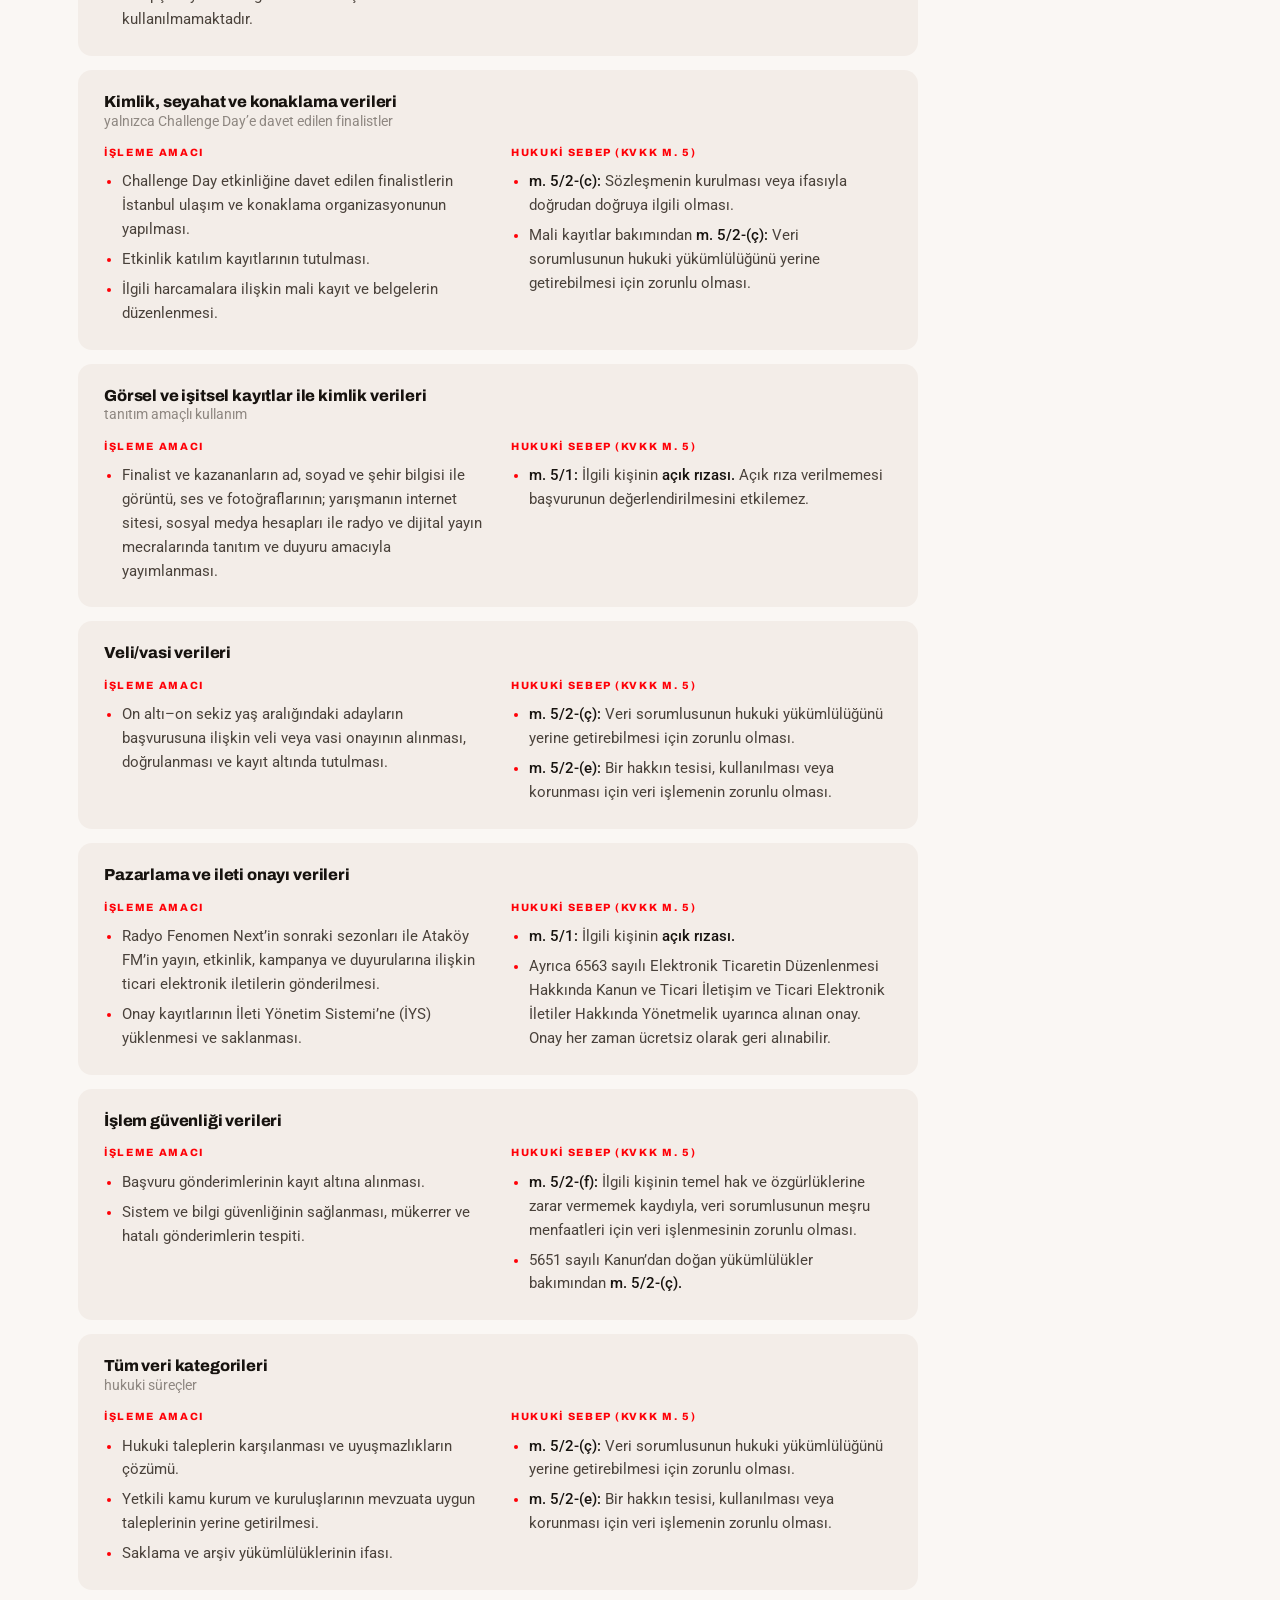
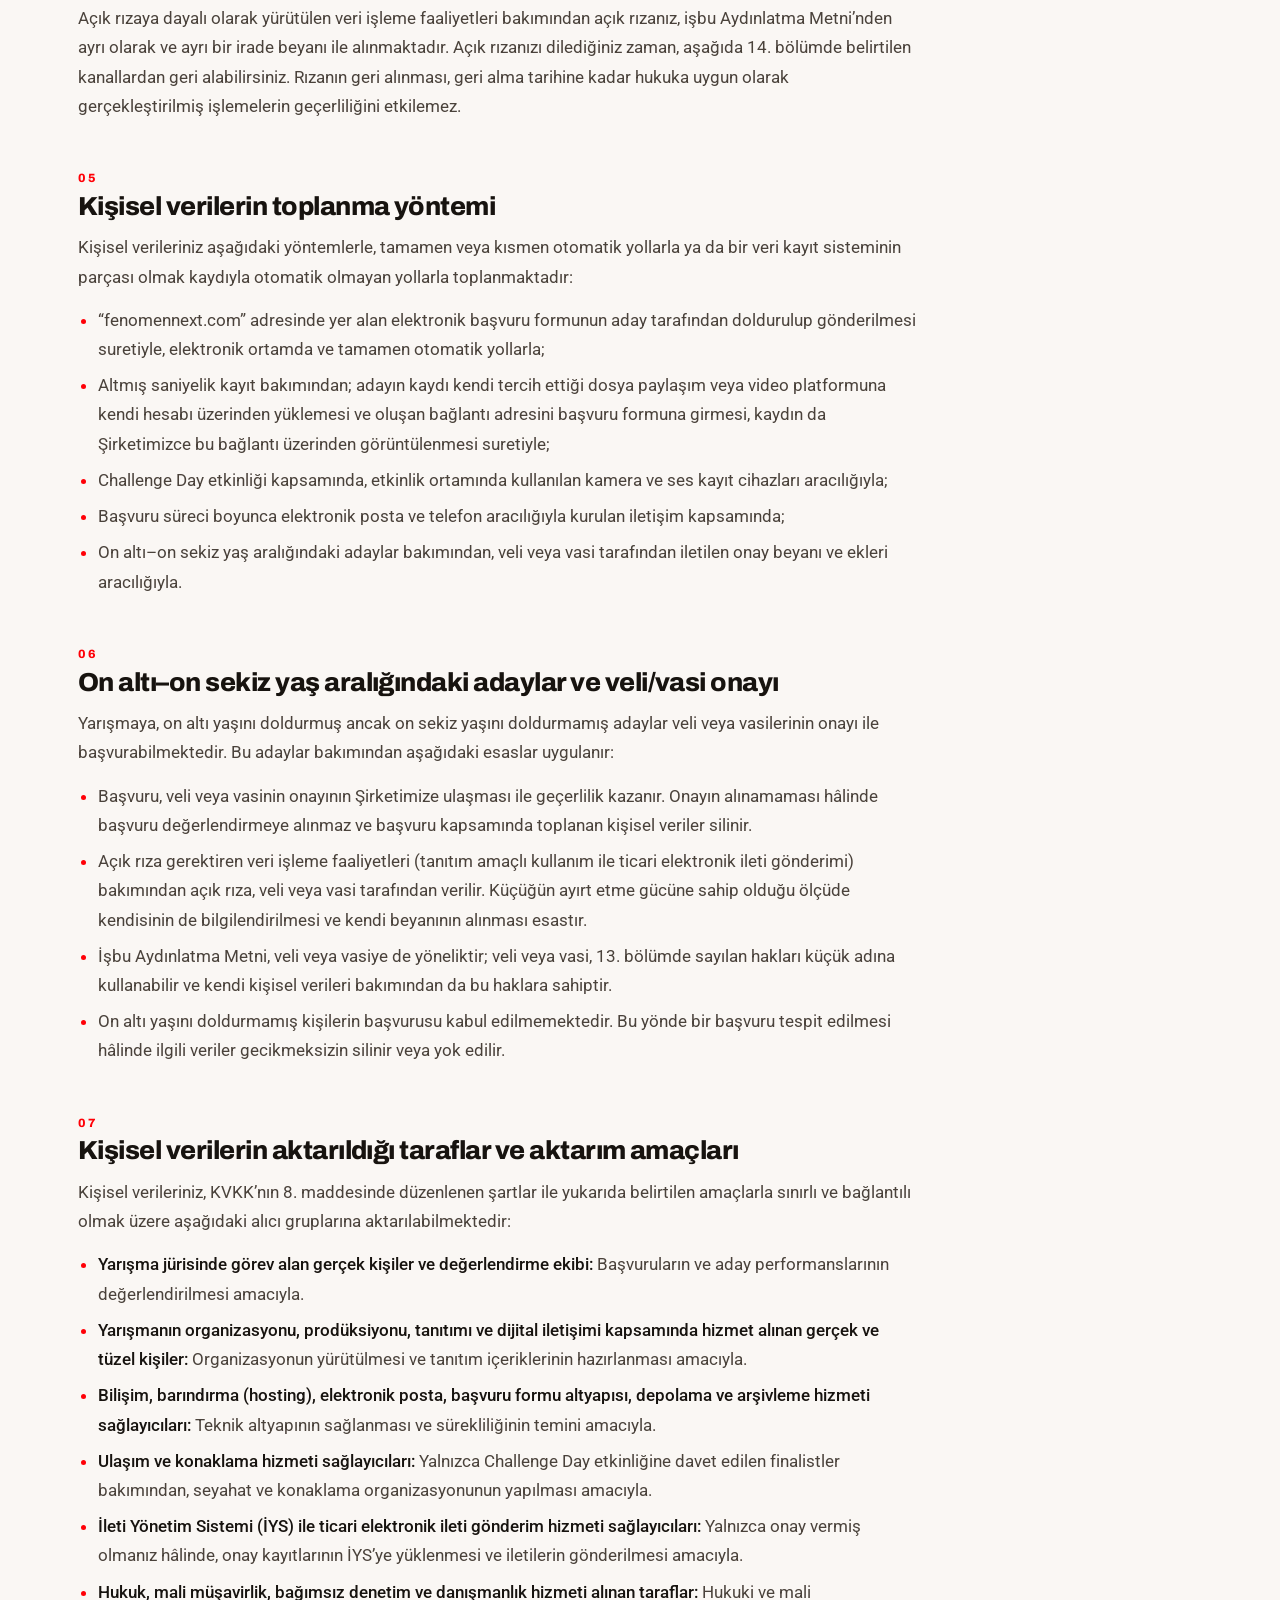
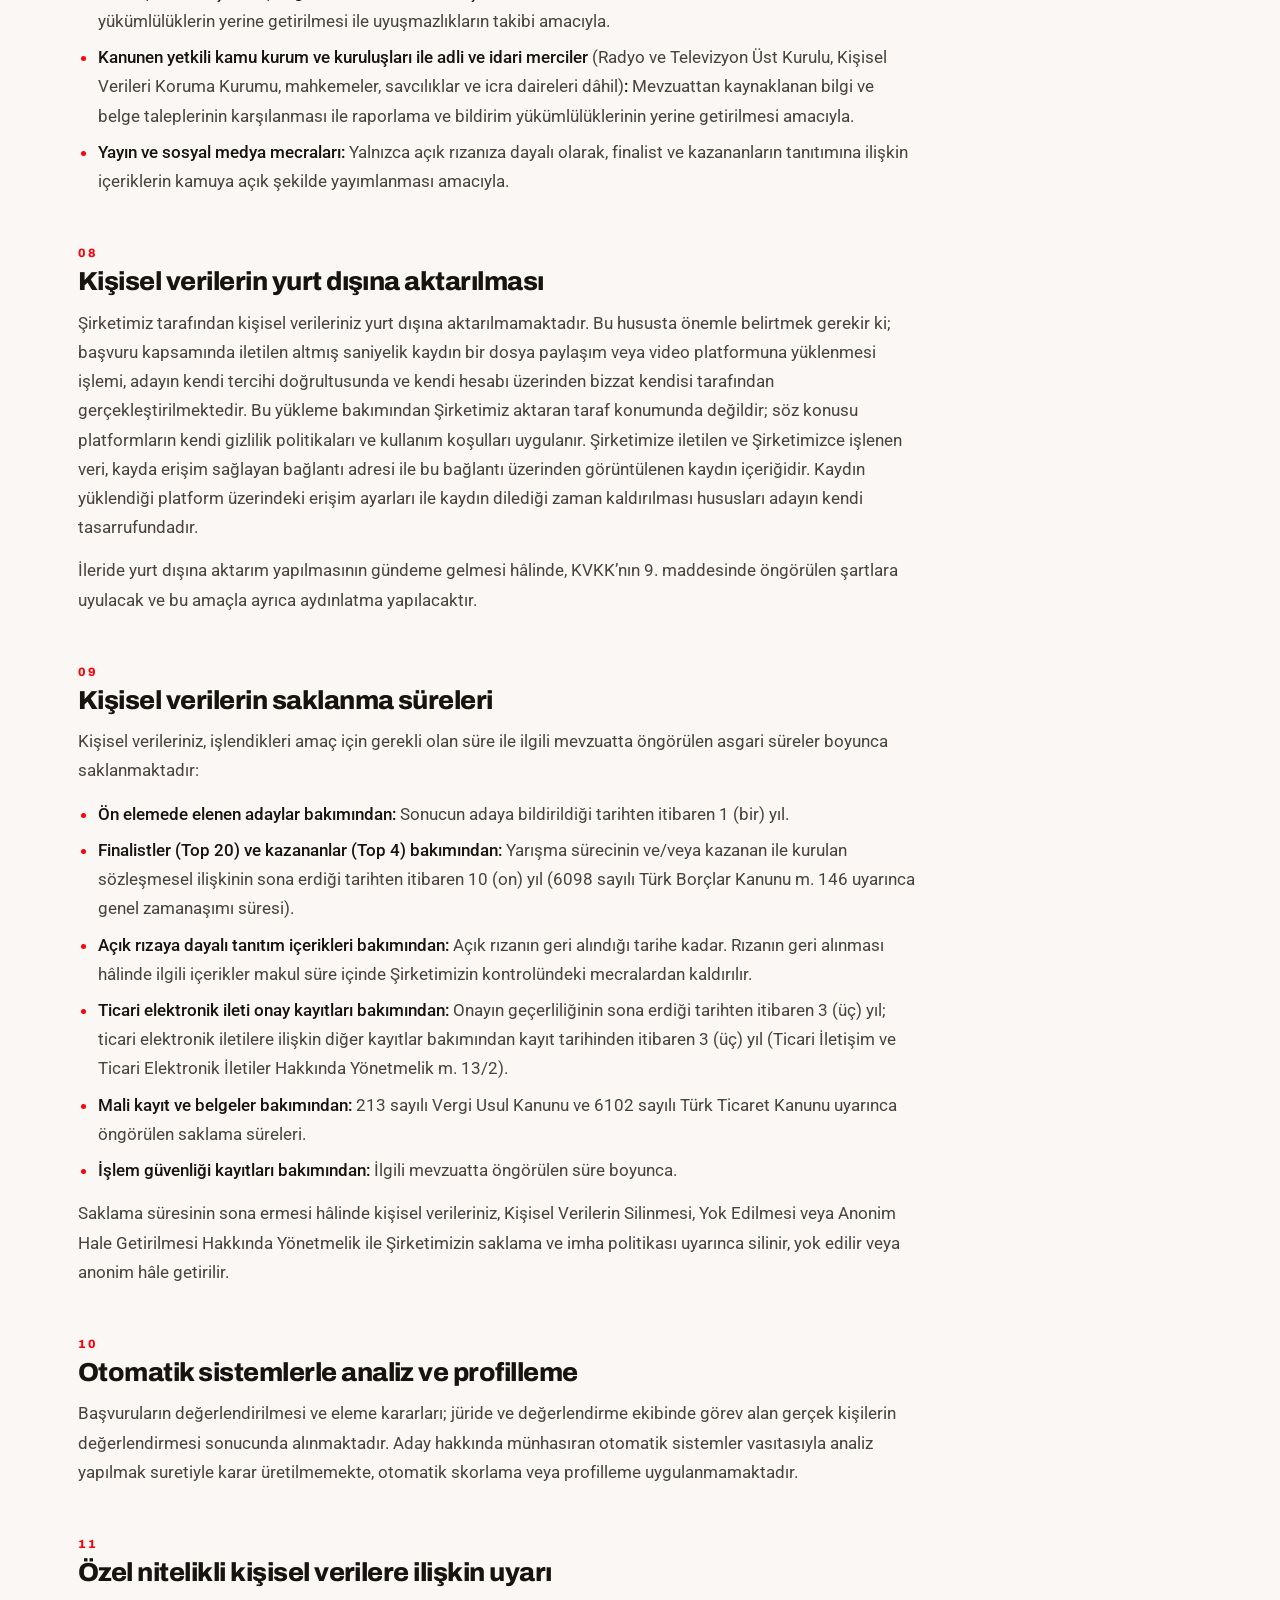
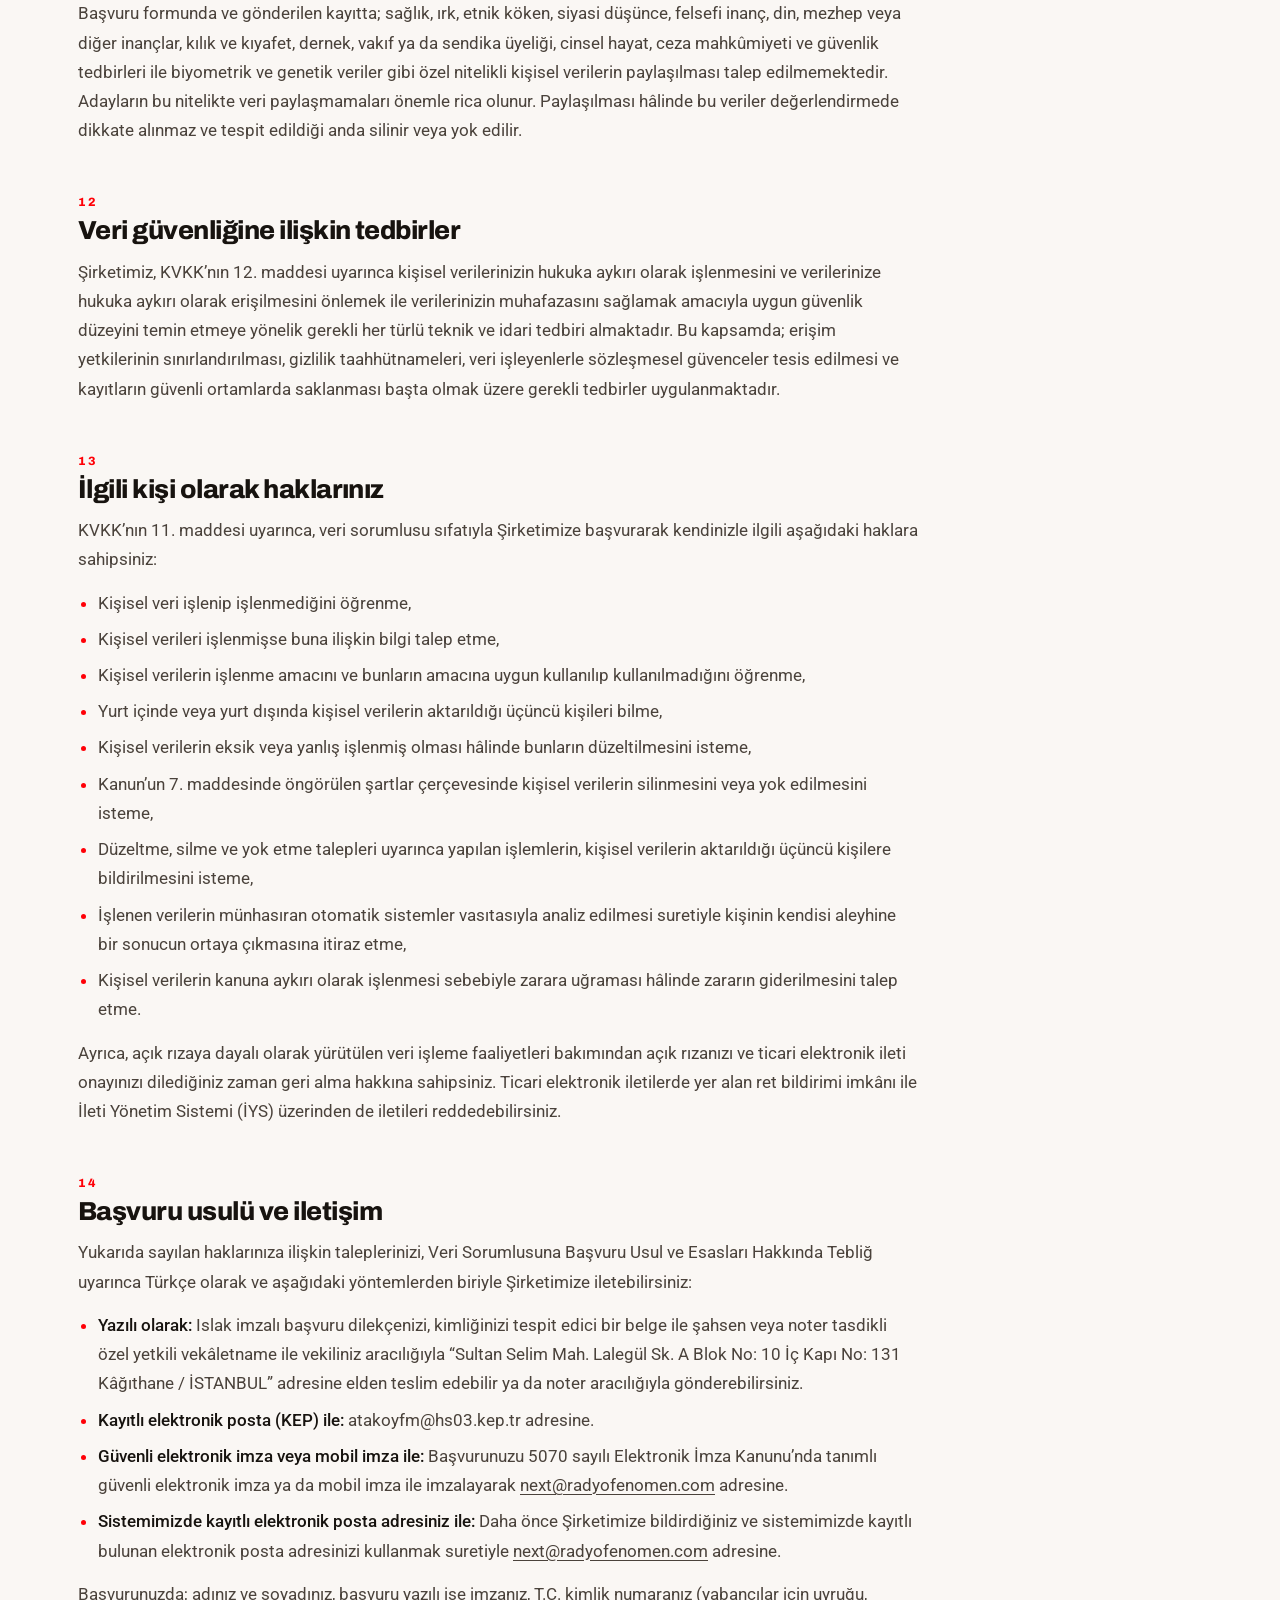
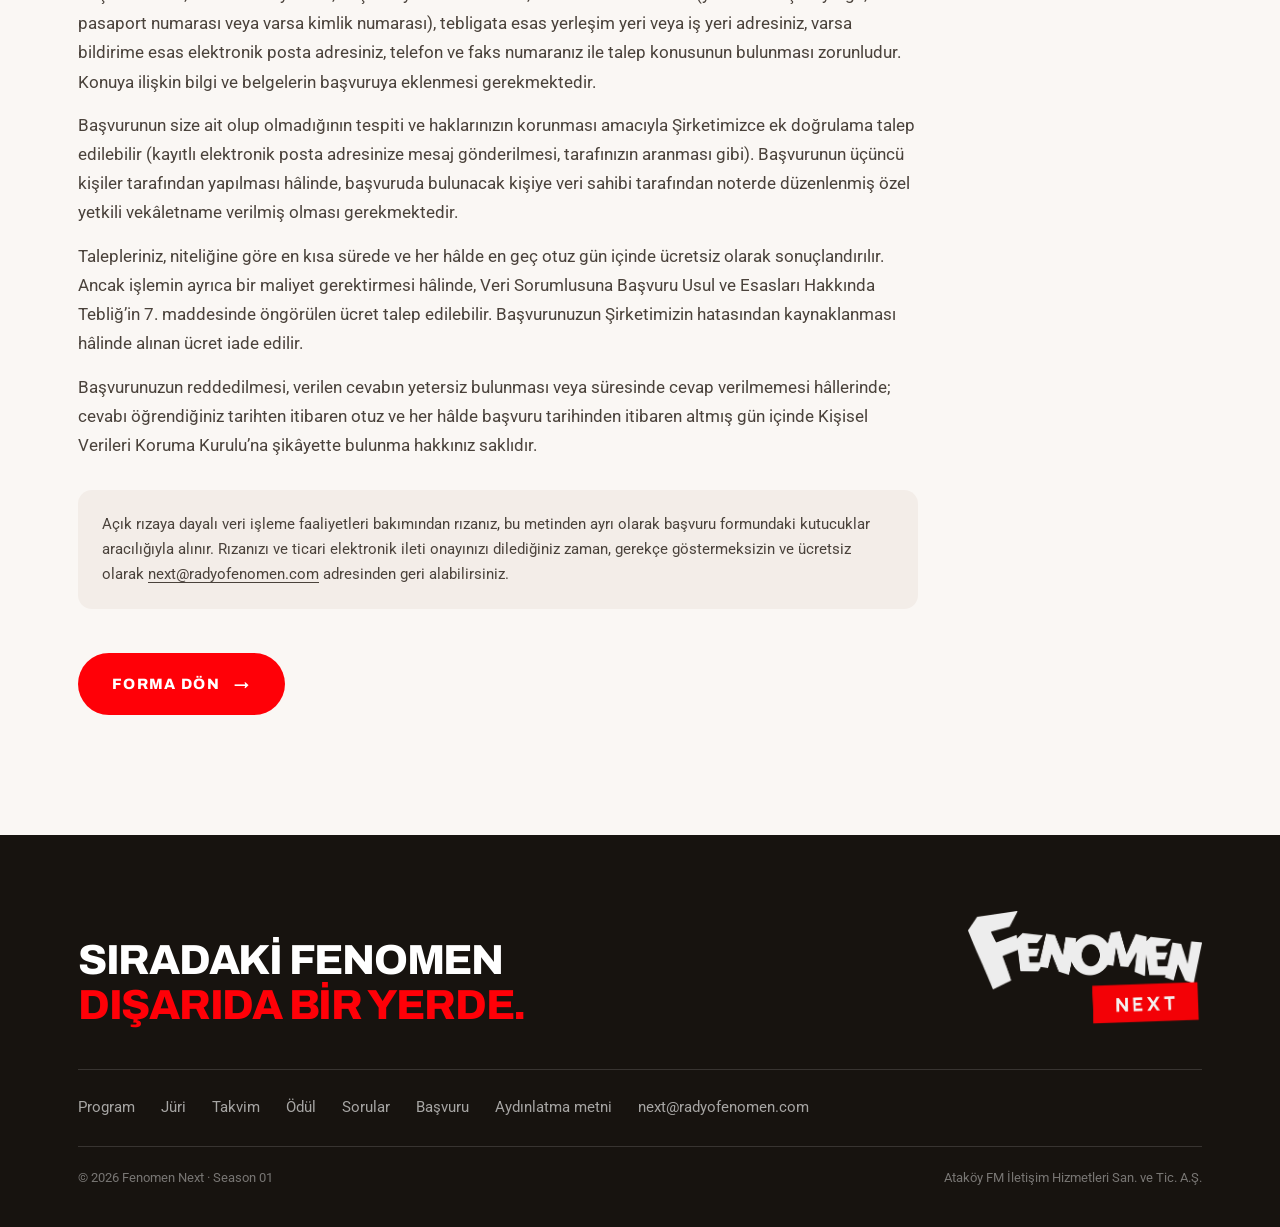
<file: aydinlatma.html>
<!DOCTYPE html>
<html lang="tr">
<head>
<meta charset="UTF-8">
<meta name="viewport" content="width=device-width,initial-scale=1">
<title>Katılımcı Aydınlatma Metni — Fenomen Next</title>
<meta name="description" content="Radyo Fenomen Next yarışması katılımcı adaylarına yönelik kişisel verilerin işlenmesine ilişkin aydınlatma metni.">
<meta name="robots" content="noindex">
<link rel="icon" href="/favicon.ico" sizes="32x32">
<link rel="icon" type="image/png" sizes="32x32" href="/assets/favicon-32.png">
<link rel="icon" type="image/png" sizes="512x512" href="/assets/favicon-512.png">
<link rel="apple-touch-icon" href="/assets/apple-touch-icon.png">
<link rel="manifest" href="/site.webmanifest">
<meta name="application-name" content="Fenomen Next">
<meta name="apple-mobile-web-app-title" content="Fenomen Next">
<meta name="theme-color" content="#FAF7F4">
<meta property="og:type" content="website">
<meta property="og:site_name" content="Fenomen Next">
<meta property="og:locale" content="tr_TR">
<meta property="og:title" content="Katılımcı Aydınlatma Metni — Fenomen Next">
<meta property="og:description" content="Başvuru sürecinde işlenen kişisel verilere ilişkin aydınlatma metni.">
<meta property="og:url" content="https://fenomennext.com/aydinlatma.html">
<meta property="og:image" content="https://fenomennext.com/assets/og.jpg">
<meta property="og:image:width" content="1200">
<meta property="og:image:height" content="630">
<meta name="twitter:card" content="summary_large_image">
<link rel="canonical" href="https://fenomennext.com/aydinlatma.html">
<link rel="preconnect" href="https://fonts.googleapis.com">
<link rel="preconnect" href="https://fonts.gstatic.com" crossorigin>
<link href="https://fonts.googleapis.com/css2?family=Archivo:wght@400;700;800&family=Roboto:wght@300;400;500&display=swap" rel="stylesheet">
<link rel="stylesheet" href="css/style.css?v=5c82eee889">
<!-- Meta Pixel Code -->
<script>
!function(f,b,e,v,n,t,s)
{if(f.fbq)return;n=f.fbq=function(){n.callMethod?
n.callMethod.apply(n,arguments):n.queue.push(arguments)};
if(!f._fbq)f._fbq=n;n.push=n;n.loaded=!0;n.version='2.0';
n.queue=[];t=b.createElement(e);t.async=!0;
t.src=v;s=b.getElementsByTagName(e)[0];
s.parentNode.insertBefore(t,s)}(window, document,'script',
'https://connect.facebook.net/en_US/fbevents.js');
fbq('init', '940681712442167');
fbq('track', 'PageView');
</script>
<noscript><img height="1" width="1" style="display:none"
src="https://www.facebook.com/tr?id=940681712442167&ev=PageView&noscript=1"
/></noscript>
<!-- End Meta Pixel Code -->
</head>
<body class="ic-sayfa">

<header class="ustbar" id="ustbar">
  <a href="index.html" aria-label="Fenomen Next">
    <img src="assets/fenomen-next-logo-beyaz.png" alt="Fenomen Next" class="ustbar-logo logo-beyaz">
    <img src="assets/fenomen-next-logo.png" alt="Fenomen Next" class="ustbar-logo logo-siyah">
  </a>
  <div class="ustbar-sag">
    <nav class="ustbar-menu">
      <a href="index.html#program">Program</a>
      <a href="index.html#juri">Jüri</a>
      <a href="index.html#takvim">Takvim</a>
      <a href="index.html#odul">Ödül</a>
      <a href="index.html#sorular">Sorular</a>
    </nav>
    <a href="index.html#basvuru" class="mini-btn">Başvur</a>
    <button class="menu-tus" id="menuTus" aria-label="Menü"><i></i><i></i><i></i></button>
  </div>
</header>

<nav class="mobil-menu" id="mobilMenu">
  <a href="index.html#program">Program</a>
  <a href="index.html#juri">Jüri</a>
  <a href="index.html#takvim">Takvim</a>
  <a href="index.html#odul">Ödül</a>
  <a href="index.html#sorular">Sorular</a>
  <a href="index.html#basvuru">Başvuru</a>
  <a href="mailto:next@radyofenomen.com" class="menu-alt">next@radyofenomen.com</a>
</nav>

<section class="ic-bas">
  <div class="kap">
    <a href="index.html#basvuru" class="geri"><span>←</span> Başvuru formu</a>
    <div class="etiket belir">Kişisel verilerin korunması</div>
    <h1 class="yaz"><span>Aydınlatma <em>metni</em></span></h1>
    <p class="giris belir" style="--gec:120ms">Ataköy FM İletişim Hizmetleri Sanayi ve Ticaret A.Ş. tarafından düzenlenen “Radyo Fenomen Next” yarışmasına başvuran adaylara yönelik olarak, 6698 sayılı Kişisel Verilerin Korunması Kanunu’nun 10. maddesi uyarınca hazırlanmıştır.</p>
  </div>
</section>

<section class="bolum" style="padding-top:64px">
  <div class="kap">
    <div class="metin belir">

      <h2><span>01</span>Veri sorumlusunun kimliği</h2>
      <p>Kişisel verileriniz, veri sorumlusu sıfatıyla <strong>Ataköy FM İletişim Hizmetleri Sanayi ve Ticaret Anonim Şirketi</strong> (“Şirket” veya “Ataköy FM”) tarafından işlenmektedir.</p>
      <ul>
        <li><strong>Ticaret unvanı:</strong> Ataköy FM İletişim Hizmetleri Sanayi ve Ticaret Anonim Şirketi</li>
        <li><strong>MERSİS numarası:</strong> 0095001222800010</li>
        <li><strong>Ticaret sicil numarası:</strong> 315386-0 (İstanbul Ticaret Sicili Müdürlüğü)</li>
        <li><strong>Vergi dairesi / numarası:</strong> Maslak Vergi Dairesi / 0950012228</li>
        <li><strong>Adres:</strong> Sultan Selim Mah. Lalegül Sk. A Blok No: 10 İç Kapı No: 131 Kâğıthane / İstanbul</li>
        <li><strong>KEP adresi:</strong> atakoyfm@hs03.kep.tr</li>
        <li><strong>Elektronik tebligat (UETS) adresi:</strong> 25999-40917-77861</li>
        <li><strong>Elektronik posta adresi:</strong> <a href="mailto:next@radyofenomen.com" class="metin-bag">next@radyofenomen.com</a></li>
        <li><strong>İnternet adresi:</strong> fenomennext.com</li>
      </ul>

      <h2><span>02</span>Aydınlatma metninin kapsamı</h2>
      <p>İşbu Aydınlatma Metni, “fenomennext.com” adresinde yer alan başvuru formu aracılığıyla “Radyo Fenomen Next” yarışmasına başvuran adaylar ile bu adayların veli veya vasilerinin kişisel verilerini kapsar. Yarışma süreci; başvuru döneminin açılması, ön eleme, yirmi finalistin belirlenmesi (Top 20), Challenge Day etkinliği, dört kazananın açıklanması (Top 4) ve kazananların pilot yayın dönemine başlaması aşamalarından oluşmaktadır.</p>
      <p>Yarışmayı kazanan adaylarla kurulacak sözleşmesel ilişki kapsamındaki veri işleme faaliyetleri bakımından, ilgili aşamada ayrıca aydınlatma yapılacaktır.</p>

      <h2><span>03</span>İşlenen kişisel verileriniz</h2>
      <p>Yarışma süreci kapsamında aşağıdaki kişisel veri kategorileriniz işlenmektedir:</p>
      <ul>
        <li><strong>Kimlik verileri:</strong> Ad, soyad, doğum tarihi; Challenge Day etkinliğine davet edilen finalistler bakımından ayrıca T.C. kimlik numarası.</li>
        <li><strong>İletişim verileri:</strong> Cep telefonu numarası, elektronik posta adresi, ikamet edilen şehir bilgisi.</li>
        <li><strong>Aday beyanına ilişkin veriler:</strong> Başvuru formunda yer alan “Kendinizi kısaca tanıtır mısınız?” ve “Programınızın adı ne olurdu?” sorularına verilen serbest metin yanıtları ile bu yanıtlar içinde adayın kendi tercihiyle paylaştığı diğer bilgiler.</li>
        <li><strong>Sosyal medya hesap bilgileri:</strong> Varsa Instagram ve TikTok kullanıcı adları.</li>
        <li><strong>Görsel ve işitsel kayıtlar:</strong> Adayın kendisi tarafından hazırlanan 60 saniyelik video veya ses kaydı ile bu kayda erişim sağlayan bağlantı (link) adresi; Challenge Day etkinliği kapsamında alınan görüntü ve ses kayıtları; finalist ve kazananların tanıtımı amacıyla üretilen fotoğraf ve video içerikleri.</li>
        <li><strong>Seyahat ve konaklama verileri:</strong> Challenge Day etkinliğine davet edilen finalistlerin ulaşım ve konaklama organizasyonuna ilişkin bilgiler.</li>
        <li><strong>Veli/vasi verileri:</strong> On altı yaşını doldurmuş, on sekiz yaşını doldurmamış adaylar bakımından veli veya vasinin adı, soyadı, yakınlık derecesi, iletişim bilgileri ve onay beyanına ilişkin kayıtlar.</li>
        <li><strong>Pazarlama ve ileti onayı verileri:</strong> Ticari elektronik ileti onayına ve iletişim tercihlerine ilişkin kayıtlar.</li>
        <li><strong>İşlem güvenliği verileri:</strong> Başvuru formunun gönderimine ilişkin IP adresi ile işlem tarih ve saat kaydı.</li>
      </ul>

      <h2><span>04</span>İşlenme amaçları ve hukuki sebepleri</h2>
      <p>Kişisel verileriniz, aşağıda veri kategorisi bazında gösterilen amaçlarla ve karşılarında belirtilen hukuki sebeplere dayanılarak işlenmektedir.</p>

      <div class="yasal-kart">
        <h3>Kimlik ve iletişim verileri</h3>
        <div class="yasal-ikili">
          <div>
            <span class="yasal-etiket">İşleme amacı</span>
            <ul>
              <li>Başvurunun alınması, kaydedilmesi ve mükerrer başvuruların tekilleştirilmesi.</li>
              <li>Yaş ve katılım koşullarının sağlanıp sağlanmadığının denetlenmesi.</li>
              <li>Başvuru süreci boyunca aday ile iletişim kurulması.</li>
              <li>Ön eleme, Top 20 ve Top 4 sonuçlarının adaya bildirilmesi.</li>
            </ul>
          </div>
          <div>
            <span class="yasal-etiket">Hukuki sebep (KVKK m. 5)</span>
            <ul>
              <li><strong>m. 5/2-(c):</strong> Bir sözleşmenin kurulması veya ifasıyla doğrudan doğruya ilgili olması kaydıyla, sözleşmenin taraflarına ait kişisel verilerin işlenmesinin gerekli olması.</li>
              <li>Katılım koşullarının denetimi ve organizasyonun yürütülmesi bakımından ayrıca <strong>m. 5/2-(f):</strong> meşru menfaat.</li>
            </ul>
          </div>
        </div>
      </div>

      <div class="yasal-kart">
        <h3>Aday beyanına ilişkin veriler</h3>
        <div class="yasal-ikili">
          <div>
            <span class="yasal-etiket">İşleme amacı</span>
            <ul>
              <li>Adayın anlatım dili, özgünlüğü ve program fikrinin jüri ile değerlendirme ekibi tarafından değerlendirilmesi.</li>
              <li>Değerlendirme ölçütleri kapsamında adayın sıralanması.</li>
            </ul>
          </div>
          <div>
            <span class="yasal-etiket">Hukuki sebep (KVKK m. 5)</span>
            <ul>
              <li><strong>m. 5/2-(c):</strong> Sözleşmenin kurulması veya ifasıyla doğrudan doğruya ilgili olması.</li>
            </ul>
          </div>
        </div>
      </div>

      <div class="yasal-kart">
        <h3>Görsel ve işitsel kayıtlar <span class="yasal-alt">60 saniyelik kayıt ve kayda erişim sağlayan bağlantı adresi</span></h3>
        <div class="yasal-ikili">
          <div>
            <span class="yasal-etiket">İşleme amacı</span>
            <ul>
              <li>Adayın ses ve anlatımı, özgünlüğü, enerjisi, doğaçlama becerisi, müzik ve kültür bilgisi ile kamera performansının değerlendirilmesi.</li>
              <li>Ön eleme sonucunda finalistlerin belirlenmesi.</li>
            </ul>
          </div>
          <div>
            <span class="yasal-etiket">Hukuki sebep (KVKK m. 5)</span>
            <ul>
              <li><strong>m. 5/2-(c):</strong> Sözleşmenin kurulması veya ifasıyla doğrudan doğruya ilgili olması.</li>
            </ul>
          </div>
        </div>
      </div>

      <div class="yasal-kart">
        <h3>Sosyal medya hesap bilgileri</h3>
        <div class="yasal-ikili">
          <div>
            <span class="yasal-etiket">İşleme amacı</span>
            <ul>
              <li>Adayın kamuya açık paylaşımları üzerinden dijital mecra yetkinliğinin ve topluluk oluşturma potansiyelinin değerlendirilmesi.</li>
              <li>Aday ile iletişim kurulması.</li>
              <li>Takipçi sayısı bir değerlendirme ölçütü olarak kullanılmamaktadır.</li>
            </ul>
          </div>
          <div>
            <span class="yasal-etiket">Hukuki sebep (KVKK m. 5)</span>
            <ul>
              <li><strong>m. 5/2-(c):</strong> Sözleşmenin kurulması veya ifasıyla doğrudan doğruya ilgili olması.</li>
              <li>Adayın kendisi tarafından kamuya açık tutulan hesap içerikleri bakımından ayrıca <strong>m. 5/2-(d):</strong> İlgili kişinin kendisi tarafından alenileştirilmiş olması.</li>
            </ul>
          </div>
        </div>
      </div>

      <div class="yasal-kart">
        <h3>Kimlik, seyahat ve konaklama verileri <span class="yasal-alt">yalnızca Challenge Day’e davet edilen finalistler</span></h3>
        <div class="yasal-ikili">
          <div>
            <span class="yasal-etiket">İşleme amacı</span>
            <ul>
              <li>Challenge Day etkinliğine davet edilen finalistlerin İstanbul ulaşım ve konaklama organizasyonunun yapılması.</li>
              <li>Etkinlik katılım kayıtlarının tutulması.</li>
              <li>İlgili harcamalara ilişkin mali kayıt ve belgelerin düzenlenmesi.</li>
            </ul>
          </div>
          <div>
            <span class="yasal-etiket">Hukuki sebep (KVKK m. 5)</span>
            <ul>
              <li><strong>m. 5/2-(c):</strong> Sözleşmenin kurulması veya ifasıyla doğrudan doğruya ilgili olması.</li>
              <li>Mali kayıtlar bakımından <strong>m. 5/2-(ç):</strong> Veri sorumlusunun hukuki yükümlülüğünü yerine getirebilmesi için zorunlu olması.</li>
            </ul>
          </div>
        </div>
      </div>

      <div class="yasal-kart">
        <h3>Görsel ve işitsel kayıtlar ile kimlik verileri <span class="yasal-alt">tanıtım amaçlı kullanım</span></h3>
        <div class="yasal-ikili">
          <div>
            <span class="yasal-etiket">İşleme amacı</span>
            <ul>
              <li>Finalist ve kazananların ad, soyad ve şehir bilgisi ile görüntü, ses ve fotoğraflarının; yarışmanın internet sitesi, sosyal medya hesapları ile radyo ve dijital yayın mecralarında tanıtım ve duyuru amacıyla yayımlanması.</li>
            </ul>
          </div>
          <div>
            <span class="yasal-etiket">Hukuki sebep (KVKK m. 5)</span>
            <ul>
              <li><strong>m. 5/1:</strong> İlgili kişinin <strong>açık rızası.</strong> Açık rıza verilmemesi başvurunun değerlendirilmesini etkilemez.</li>
            </ul>
          </div>
        </div>
      </div>

      <div class="yasal-kart">
        <h3>Veli/vasi verileri</h3>
        <div class="yasal-ikili">
          <div>
            <span class="yasal-etiket">İşleme amacı</span>
            <ul>
              <li>On altı–on sekiz yaş aralığındaki adayların başvurusuna ilişkin veli veya vasi onayının alınması, doğrulanması ve kayıt altında tutulması.</li>
            </ul>
          </div>
          <div>
            <span class="yasal-etiket">Hukuki sebep (KVKK m. 5)</span>
            <ul>
              <li><strong>m. 5/2-(ç):</strong> Veri sorumlusunun hukuki yükümlülüğünü yerine getirebilmesi için zorunlu olması.</li>
              <li><strong>m. 5/2-(e):</strong> Bir hakkın tesisi, kullanılması veya korunması için veri işlemenin zorunlu olması.</li>
            </ul>
          </div>
        </div>
      </div>

      <div class="yasal-kart">
        <h3>Pazarlama ve ileti onayı verileri</h3>
        <div class="yasal-ikili">
          <div>
            <span class="yasal-etiket">İşleme amacı</span>
            <ul>
              <li>Radyo Fenomen Next’in sonraki sezonları ile Ataköy FM’in yayın, etkinlik, kampanya ve duyurularına ilişkin ticari elektronik iletilerin gönderilmesi.</li>
              <li>Onay kayıtlarının İleti Yönetim Sistemi’ne (İYS) yüklenmesi ve saklanması.</li>
            </ul>
          </div>
          <div>
            <span class="yasal-etiket">Hukuki sebep (KVKK m. 5)</span>
            <ul>
              <li><strong>m. 5/1:</strong> İlgili kişinin <strong>açık rızası.</strong></li>
              <li>Ayrıca 6563 sayılı Elektronik Ticaretin Düzenlenmesi Hakkında Kanun ve Ticari İletişim ve Ticari Elektronik İletiler Hakkında Yönetmelik uyarınca alınan onay. Onay her zaman ücretsiz olarak geri alınabilir.</li>
            </ul>
          </div>
        </div>
      </div>

      <div class="yasal-kart">
        <h3>İşlem güvenliği verileri</h3>
        <div class="yasal-ikili">
          <div>
            <span class="yasal-etiket">İşleme amacı</span>
            <ul>
              <li>Başvuru gönderimlerinin kayıt altına alınması.</li>
              <li>Sistem ve bilgi güvenliğinin sağlanması, mükerrer ve hatalı gönderimlerin tespiti.</li>
            </ul>
          </div>
          <div>
            <span class="yasal-etiket">Hukuki sebep (KVKK m. 5)</span>
            <ul>
              <li><strong>m. 5/2-(f):</strong> İlgili kişinin temel hak ve özgürlüklerine zarar vermemek kaydıyla, veri sorumlusunun meşru menfaatleri için veri işlenmesinin zorunlu olması.</li>
              <li>5651 sayılı Kanun’dan doğan yükümlülükler bakımından <strong>m. 5/2-(ç).</strong></li>
            </ul>
          </div>
        </div>
      </div>

      <div class="yasal-kart">
        <h3>Tüm veri kategorileri <span class="yasal-alt">hukuki süreçler</span></h3>
        <div class="yasal-ikili">
          <div>
            <span class="yasal-etiket">İşleme amacı</span>
            <ul>
              <li>Hukuki taleplerin karşılanması ve uyuşmazlıkların çözümü.</li>
              <li>Yetkili kamu kurum ve kuruluşlarının mevzuata uygun taleplerinin yerine getirilmesi.</li>
              <li>Saklama ve arşiv yükümlülüklerinin ifası.</li>
            </ul>
          </div>
          <div>
            <span class="yasal-etiket">Hukuki sebep (KVKK m. 5)</span>
            <ul>
              <li><strong>m. 5/2-(ç):</strong> Veri sorumlusunun hukuki yükümlülüğünü yerine getirebilmesi için zorunlu olması.</li>
              <li><strong>m. 5/2-(e):</strong> Bir hakkın tesisi, kullanılması veya korunması için veri işlemenin zorunlu olması.</li>
            </ul>
          </div>
        </div>
      </div>

      <p>Açık rızaya dayalı olarak yürütülen veri işleme faaliyetleri bakımından açık rızanız, işbu Aydınlatma Metni’nden ayrı olarak ve ayrı bir irade beyanı ile alınmaktadır. Açık rızanızı dilediğiniz zaman, aşağıda 14. bölümde belirtilen kanallardan geri alabilirsiniz. Rızanın geri alınması, geri alma tarihine kadar hukuka uygun olarak gerçekleştirilmiş işlemelerin geçerliliğini etkilemez.</p>

      <h2><span>05</span>Kişisel verilerin toplanma yöntemi</h2>
      <p>Kişisel verileriniz aşağıdaki yöntemlerle, tamamen veya kısmen otomatik yollarla ya da bir veri kayıt sisteminin parçası olmak kaydıyla otomatik olmayan yollarla toplanmaktadır:</p>
      <ul>
        <li>“fenomennext.com” adresinde yer alan elektronik başvuru formunun aday tarafından doldurulup gönderilmesi suretiyle, elektronik ortamda ve tamamen otomatik yollarla;</li>
        <li>Altmış saniyelik kayıt bakımından; adayın kaydı kendi tercih ettiği dosya paylaşım veya video platformuna kendi hesabı üzerinden yüklemesi ve oluşan bağlantı adresini başvuru formuna girmesi, kaydın da Şirketimizce bu bağlantı üzerinden görüntülenmesi suretiyle;</li>
        <li>Challenge Day etkinliği kapsamında, etkinlik ortamında kullanılan kamera ve ses kayıt cihazları aracılığıyla;</li>
        <li>Başvuru süreci boyunca elektronik posta ve telefon aracılığıyla kurulan iletişim kapsamında;</li>
        <li>On altı–on sekiz yaş aralığındaki adaylar bakımından, veli veya vasi tarafından iletilen onay beyanı ve ekleri aracılığıyla.</li>
      </ul>

      <h2><span>06</span>On altı–on sekiz yaş aralığındaki adaylar ve veli/vasi onayı</h2>
      <p>Yarışmaya, on altı yaşını doldurmuş ancak on sekiz yaşını doldurmamış adaylar veli veya vasilerinin onayı ile başvurabilmektedir. Bu adaylar bakımından aşağıdaki esaslar uygulanır:</p>
      <ul>
        <li>Başvuru, veli veya vasinin onayının Şirketimize ulaşması ile geçerlilik kazanır. Onayın alınamaması hâlinde başvuru değerlendirmeye alınmaz ve başvuru kapsamında toplanan kişisel veriler silinir.</li>
        <li>Açık rıza gerektiren veri işleme faaliyetleri (tanıtım amaçlı kullanım ile ticari elektronik ileti gönderimi) bakımından açık rıza, veli veya vasi tarafından verilir. Küçüğün ayırt etme gücüne sahip olduğu ölçüde kendisinin de bilgilendirilmesi ve kendi beyanının alınması esastır.</li>
        <li>İşbu Aydınlatma Metni, veli veya vasiye de yöneliktir; veli veya vasi, 13. bölümde sayılan hakları küçük adına kullanabilir ve kendi kişisel verileri bakımından da bu haklara sahiptir.</li>
        <li>On altı yaşını doldurmamış kişilerin başvurusu kabul edilmemektedir. Bu yönde bir başvuru tespit edilmesi hâlinde ilgili veriler gecikmeksizin silinir veya yok edilir.</li>
      </ul>

      <h2><span>07</span>Kişisel verilerin aktarıldığı taraflar ve aktarım amaçları</h2>
      <p>Kişisel verileriniz, KVKK’nın 8. maddesinde düzenlenen şartlar ile yukarıda belirtilen amaçlarla sınırlı ve bağlantılı olmak üzere aşağıdaki alıcı gruplarına aktarılabilmektedir:</p>
      <ul>
        <li><strong>Yarışma jürisinde görev alan gerçek kişiler ve değerlendirme ekibi:</strong> Başvuruların ve aday performanslarının değerlendirilmesi amacıyla.</li>
        <li><strong>Yarışmanın organizasyonu, prodüksiyonu, tanıtımı ve dijital iletişimi kapsamında hizmet alınan gerçek ve tüzel kişiler:</strong> Organizasyonun yürütülmesi ve tanıtım içeriklerinin hazırlanması amacıyla.</li>
        <li><strong>Bilişim, barındırma (hosting), elektronik posta, başvuru formu altyapısı, depolama ve arşivleme hizmeti sağlayıcıları:</strong> Teknik altyapının sağlanması ve sürekliliğinin temini amacıyla.</li>
        <li><strong>Ulaşım ve konaklama hizmeti sağlayıcıları:</strong> Yalnızca Challenge Day etkinliğine davet edilen finalistler bakımından, seyahat ve konaklama organizasyonunun yapılması amacıyla.</li>
        <li><strong>İleti Yönetim Sistemi (İYS) ile ticari elektronik ileti gönderim hizmeti sağlayıcıları:</strong> Yalnızca onay vermiş olmanız hâlinde, onay kayıtlarının İYS’ye yüklenmesi ve iletilerin gönderilmesi amacıyla.</li>
        <li><strong>Hukuk, mali müşavirlik, bağımsız denetim ve danışmanlık hizmeti alınan taraflar:</strong> Hukuki ve mali yükümlülüklerin yerine getirilmesi ile uyuşmazlıkların takibi amacıyla.</li>
        <li><strong>Kanunen yetkili kamu kurum ve kuruluşları ile adli ve idari merciler</strong> (Radyo ve Televizyon Üst Kurulu, Kişisel Verileri Koruma Kurumu, mahkemeler, savcılıklar ve icra daireleri dâhil)<strong>:</strong> Mevzuattan kaynaklanan bilgi ve belge taleplerinin karşılanması ile raporlama ve bildirim yükümlülüklerinin yerine getirilmesi amacıyla.</li>
        <li><strong>Yayın ve sosyal medya mecraları:</strong> Yalnızca açık rızanıza dayalı olarak, finalist ve kazananların tanıtımına ilişkin içeriklerin kamuya açık şekilde yayımlanması amacıyla.</li>
      </ul>

      <h2><span>08</span>Kişisel verilerin yurt dışına aktarılması</h2>
      <p>Şirketimiz tarafından kişisel verileriniz yurt dışına aktarılmamaktadır. Bu hususta önemle belirtmek gerekir ki; başvuru kapsamında iletilen altmış saniyelik kaydın bir dosya paylaşım veya video platformuna yüklenmesi işlemi, adayın kendi tercihi doğrultusunda ve kendi hesabı üzerinden bizzat kendisi tarafından gerçekleştirilmektedir. Bu yükleme bakımından Şirketimiz aktaran taraf konumunda değildir; söz konusu platformların kendi gizlilik politikaları ve kullanım koşulları uygulanır. Şirketimize iletilen ve Şirketimizce işlenen veri, kayda erişim sağlayan bağlantı adresi ile bu bağlantı üzerinden görüntülenen kaydın içeriğidir. Kaydın yüklendiği platform üzerindeki erişim ayarları ile kaydın dilediği zaman kaldırılması hususları adayın kendi tasarrufundadır.</p>
      <p>İleride yurt dışına aktarım yapılmasının gündeme gelmesi hâlinde, KVKK’nın 9. maddesinde öngörülen şartlara uyulacak ve bu amaçla ayrıca aydınlatma yapılacaktır.</p>

      <h2><span>09</span>Kişisel verilerin saklanma süreleri</h2>
      <p>Kişisel verileriniz, işlendikleri amaç için gerekli olan süre ile ilgili mevzuatta öngörülen asgari süreler boyunca saklanmaktadır:</p>
      <ul>
        <li><strong>Ön elemede elenen adaylar bakımından:</strong> Sonucun adaya bildirildiği tarihten itibaren 1 (bir) yıl.</li>
        <li><strong>Finalistler (Top 20) ve kazananlar (Top 4) bakımından:</strong> Yarışma sürecinin ve/veya kazanan ile kurulan sözleşmesel ilişkinin sona erdiği tarihten itibaren 10 (on) yıl (6098 sayılı Türk Borçlar Kanunu m. 146 uyarınca genel zamanaşımı süresi).</li>
        <li><strong>Açık rızaya dayalı tanıtım içerikleri bakımından:</strong> Açık rızanın geri alındığı tarihe kadar. Rızanın geri alınması hâlinde ilgili içerikler makul süre içinde Şirketimizin kontrolündeki mecralardan kaldırılır.</li>
        <li><strong>Ticari elektronik ileti onay kayıtları bakımından:</strong> Onayın geçerliliğinin sona erdiği tarihten itibaren 3 (üç) yıl; ticari elektronik iletilere ilişkin diğer kayıtlar bakımından kayıt tarihinden itibaren 3 (üç) yıl (Ticari İletişim ve Ticari Elektronik İletiler Hakkında Yönetmelik m. 13/2).</li>
        <li><strong>Mali kayıt ve belgeler bakımından:</strong> 213 sayılı Vergi Usul Kanunu ve 6102 sayılı Türk Ticaret Kanunu uyarınca öngörülen saklama süreleri.</li>
        <li><strong>İşlem güvenliği kayıtları bakımından:</strong> İlgili mevzuatta öngörülen süre boyunca.</li>
      </ul>
      <p>Saklama süresinin sona ermesi hâlinde kişisel verileriniz, Kişisel Verilerin Silinmesi, Yok Edilmesi veya Anonim Hale Getirilmesi Hakkında Yönetmelik ile Şirketimizin saklama ve imha politikası uyarınca silinir, yok edilir veya anonim hâle getirilir.</p>

      <h2><span>10</span>Otomatik sistemlerle analiz ve profilleme</h2>
      <p>Başvuruların değerlendirilmesi ve eleme kararları; jüride ve değerlendirme ekibinde görev alan gerçek kişilerin değerlendirmesi sonucunda alınmaktadır. Aday hakkında münhasıran otomatik sistemler vasıtasıyla analiz yapılmak suretiyle karar üretilmemekte, otomatik skorlama veya profilleme uygulanmamaktadır.</p>

      <h2><span>11</span>Özel nitelikli kişisel verilere ilişkin uyarı</h2>
      <p>Başvuru formunda ve gönderilen kayıtta; sağlık, ırk, etnik köken, siyasi düşünce, felsefi inanç, din, mezhep veya diğer inançlar, kılık ve kıyafet, dernek, vakıf ya da sendika üyeliği, cinsel hayat, ceza mahkûmiyeti ve güvenlik tedbirleri ile biyometrik ve genetik veriler gibi özel nitelikli kişisel verilerin paylaşılması talep edilmemektedir. Adayların bu nitelikte veri paylaşmamaları önemle rica olunur. Paylaşılması hâlinde bu veriler değerlendirmede dikkate alınmaz ve tespit edildiği anda silinir veya yok edilir.</p>

      <h2><span>12</span>Veri güvenliğine ilişkin tedbirler</h2>
      <p>Şirketimiz, KVKK’nın 12. maddesi uyarınca kişisel verilerinizin hukuka aykırı olarak işlenmesini ve verilerinize hukuka aykırı olarak erişilmesini önlemek ile verilerinizin muhafazasını sağlamak amacıyla uygun güvenlik düzeyini temin etmeye yönelik gerekli her türlü teknik ve idari tedbiri almaktadır. Bu kapsamda; erişim yetkilerinin sınırlandırılması, gizlilik taahhütnameleri, veri işleyenlerle sözleşmesel güvenceler tesis edilmesi ve kayıtların güvenli ortamlarda saklanması başta olmak üzere gerekli tedbirler uygulanmaktadır.</p>

      <h2><span>13</span>İlgili kişi olarak haklarınız</h2>
      <p>KVKK’nın 11. maddesi uyarınca, veri sorumlusu sıfatıyla Şirketimize başvurarak kendinizle ilgili aşağıdaki haklara sahipsiniz:</p>
      <ul>
        <li>Kişisel veri işlenip işlenmediğini öğrenme,</li>
        <li>Kişisel verileri işlenmişse buna ilişkin bilgi talep etme,</li>
        <li>Kişisel verilerin işlenme amacını ve bunların amacına uygun kullanılıp kullanılmadığını öğrenme,</li>
        <li>Yurt içinde veya yurt dışında kişisel verilerin aktarıldığı üçüncü kişileri bilme,</li>
        <li>Kişisel verilerin eksik veya yanlış işlenmiş olması hâlinde bunların düzeltilmesini isteme,</li>
        <li>Kanun’un 7. maddesinde öngörülen şartlar çerçevesinde kişisel verilerin silinmesini veya yok edilmesini isteme,</li>
        <li>Düzeltme, silme ve yok etme talepleri uyarınca yapılan işlemlerin, kişisel verilerin aktarıldığı üçüncü kişilere bildirilmesini isteme,</li>
        <li>İşlenen verilerin münhasıran otomatik sistemler vasıtasıyla analiz edilmesi suretiyle kişinin kendisi aleyhine bir sonucun ortaya çıkmasına itiraz etme,</li>
        <li>Kişisel verilerin kanuna aykırı olarak işlenmesi sebebiyle zarara uğraması hâlinde zararın giderilmesini talep etme.</li>
      </ul>
      <p>Ayrıca, açık rızaya dayalı olarak yürütülen veri işleme faaliyetleri bakımından açık rızanızı ve ticari elektronik ileti onayınızı dilediğiniz zaman geri alma hakkına sahipsiniz. Ticari elektronik iletilerde yer alan ret bildirimi imkânı ile İleti Yönetim Sistemi (İYS) üzerinden de iletileri reddedebilirsiniz.</p>

      <h2><span>14</span>Başvuru usulü ve iletişim</h2>
      <p>Yukarıda sayılan haklarınıza ilişkin taleplerinizi, Veri Sorumlusuna Başvuru Usul ve Esasları Hakkında Tebliğ uyarınca Türkçe olarak ve aşağıdaki yöntemlerden biriyle Şirketimize iletebilirsiniz:</p>
      <ul>
        <li><strong>Yazılı olarak:</strong> Islak imzalı başvuru dilekçenizi, kimliğinizi tespit edici bir belge ile şahsen veya noter tasdikli özel yetkili vekâletname ile vekiliniz aracılığıyla “Sultan Selim Mah. Lalegül Sk. A Blok No: 10 İç Kapı No: 131 Kâğıthane / İSTANBUL” adresine elden teslim edebilir ya da noter aracılığıyla gönderebilirsiniz.</li>
        <li><strong>Kayıtlı elektronik posta (KEP) ile:</strong> atakoyfm@hs03.kep.tr adresine.</li>
        <li><strong>Güvenli elektronik imza veya mobil imza ile:</strong> Başvurunuzu 5070 sayılı Elektronik İmza Kanunu’nda tanımlı güvenli elektronik imza ya da mobil imza ile imzalayarak <a href="mailto:next@radyofenomen.com" class="metin-bag">next@radyofenomen.com</a> adresine.</li>
        <li><strong>Sistemimizde kayıtlı elektronik posta adresiniz ile:</strong> Daha önce Şirketimize bildirdiğiniz ve sistemimizde kayıtlı bulunan elektronik posta adresinizi kullanmak suretiyle <a href="mailto:next@radyofenomen.com" class="metin-bag">next@radyofenomen.com</a> adresine.</li>
      </ul>
      <p>Başvurunuzda; adınız ve soyadınız, başvuru yazılı ise imzanız, T.C. kimlik numaranız (yabancılar için uyruğu, pasaport numarası veya varsa kimlik numarası), tebligata esas yerleşim yeri veya iş yeri adresiniz, varsa bildirime esas elektronik posta adresiniz, telefon ve faks numaranız ile talep konusunun bulunması zorunludur. Konuya ilişkin bilgi ve belgelerin başvuruya eklenmesi gerekmektedir.</p>
      <p>Başvurunun size ait olup olmadığının tespiti ve haklarınızın korunması amacıyla Şirketimizce ek doğrulama talep edilebilir (kayıtlı elektronik posta adresinize mesaj gönderilmesi, tarafınızın aranması gibi). Başvurunun üçüncü kişiler tarafından yapılması hâlinde, başvuruda bulunacak kişiye veri sahibi tarafından noterde düzenlenmiş özel yetkili vekâletname verilmiş olması gerekmektedir.</p>
      <p>Talepleriniz, niteliğine göre en kısa sürede ve her hâlde en geç otuz gün içinde ücretsiz olarak sonuçlandırılır. Ancak işlemin ayrıca bir maliyet gerektirmesi hâlinde, Veri Sorumlusuna Başvuru Usul ve Esasları Hakkında Tebliğ’in 7. maddesinde öngörülen ücret talep edilebilir. Başvurunuzun Şirketimizin hatasından kaynaklanması hâlinde alınan ücret iade edilir.</p>
      <p>Başvurunuzun reddedilmesi, verilen cevabın yetersiz bulunması veya süresinde cevap verilmemesi hâllerinde; cevabı öğrendiğiniz tarihten itibaren otuz ve her hâlde başvuru tarihinden itibaren altmış gün içinde Kişisel Verileri Koruma Kurulu’na şikâyette bulunma hakkınız saklıdır.</p>

      <div class="kutu-not">
        Açık rızaya dayalı veri işleme faaliyetleri bakımından rızanız, bu metinden ayrı olarak başvuru formundaki
        kutucuklar aracılığıyla alınır. Rızanızı ve ticari elektronik ileti onayınızı dilediğiniz zaman, gerekçe
        göstermeksizin ve ücretsiz olarak <a href="mailto:next@radyofenomen.com" class="metin-bag">next@radyofenomen.com</a>
        adresinden geri alabilirsiniz.
      </div>

      <div style="margin-top:44px">
        <a href="index.html#basvuru" class="buyuk-btn">Forma dön <span class="ok">→</span></a>
      </div>
    </div>
  </div>
</section>

<footer class="alt">
  <div class="kap">
    <div class="alt-ust">
      <div class="alt-slogan">Sıradaki Fenomen <em>dışarıda bir yerde.</em></div>
      <img src="assets/fenomen-next-logo-beyaz.png" alt="Fenomen Next" class="alt-logo">
    </div>
    <nav class="alt-orta">
      <a href="index.html#program">Program</a>
      <a href="index.html#juri">Jüri</a>
      <a href="index.html#takvim">Takvim</a>
      <a href="index.html#odul">Ödül</a>
      <a href="index.html#sorular">Sorular</a>
      <a href="index.html#basvuru">Başvuru</a>
      <a href="aydinlatma.html">Aydınlatma metni</a>
      <a href="mailto:next@radyofenomen.com">next@radyofenomen.com</a>
    </nav>
    <div class="alt-alt">
      <div>© 2026 Fenomen Next · Season 01</div>
      <div>Ataköy FM İletişim Hizmetleri San. ve Tic. A.Ş.</div>
    </div>
  </div>
</footer>

<script src="js/app.js?v=8377a90701"></script>
</body>
</html>
</file>
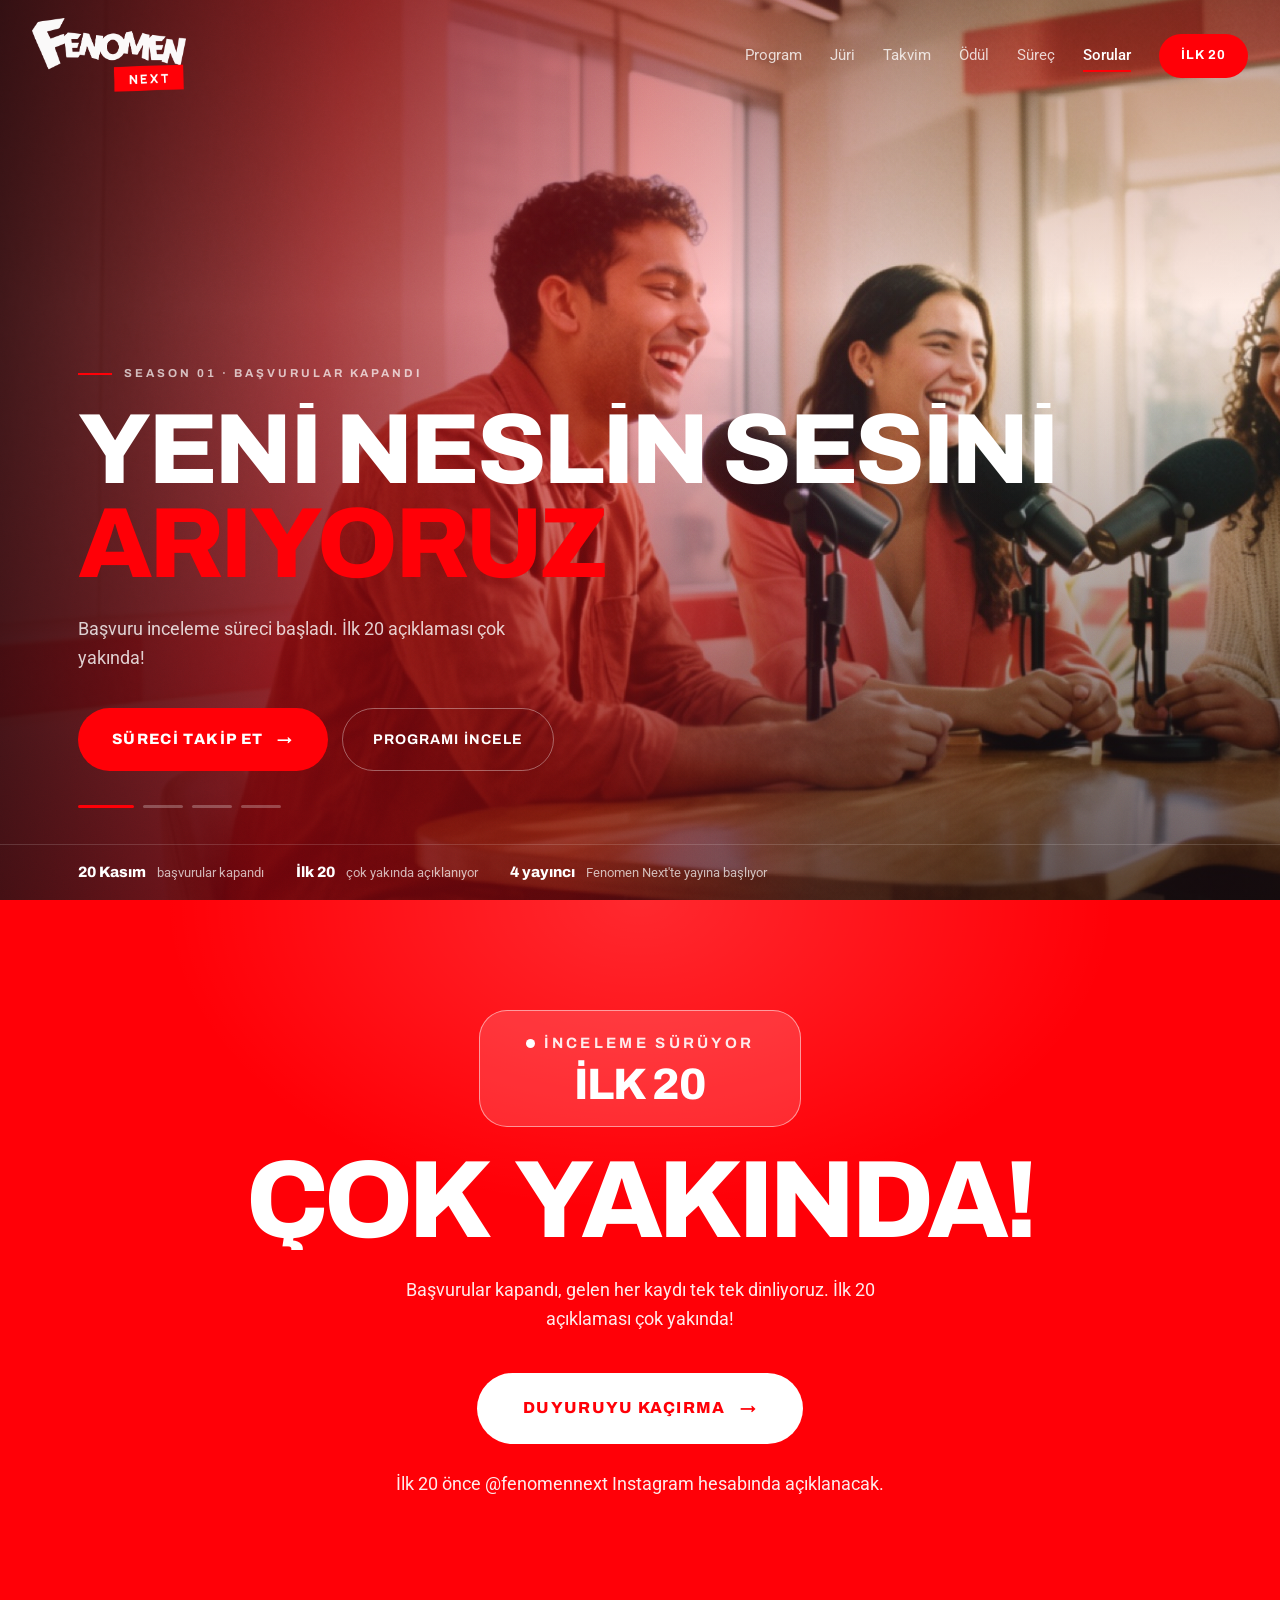
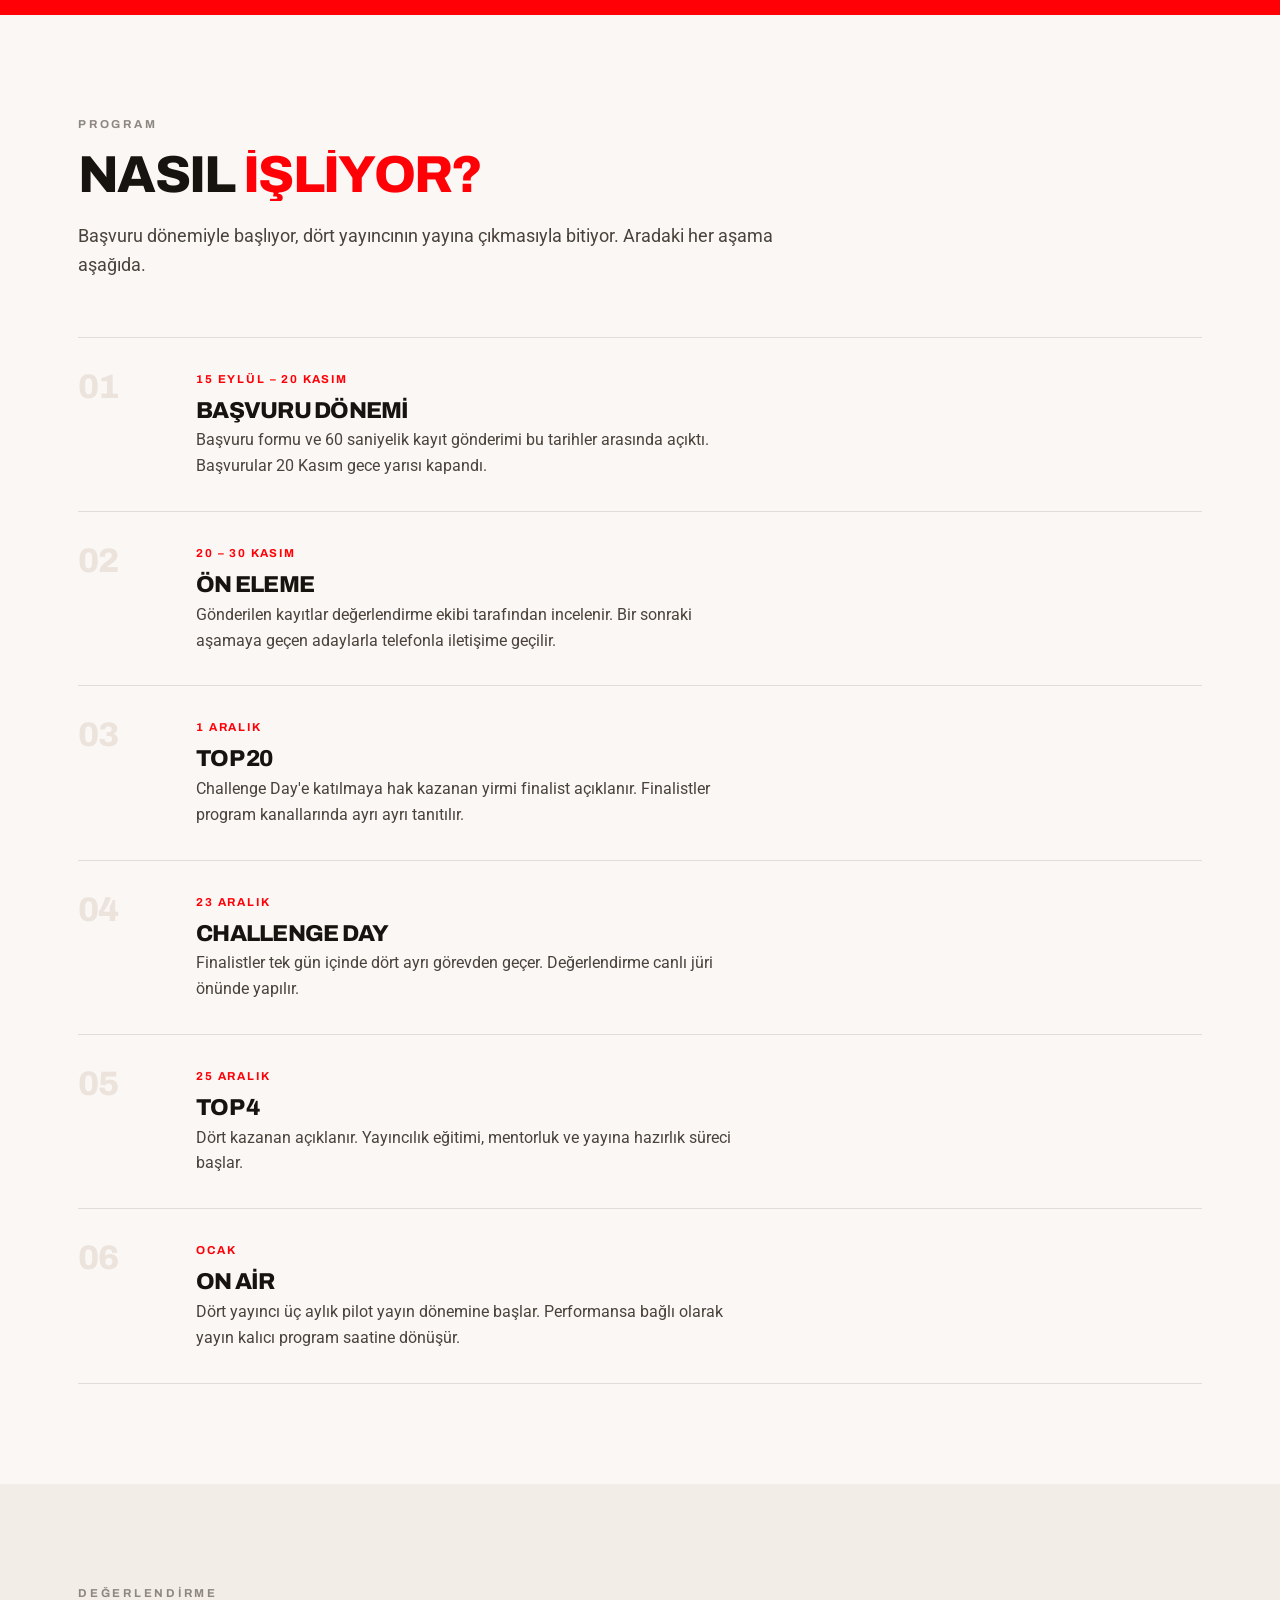
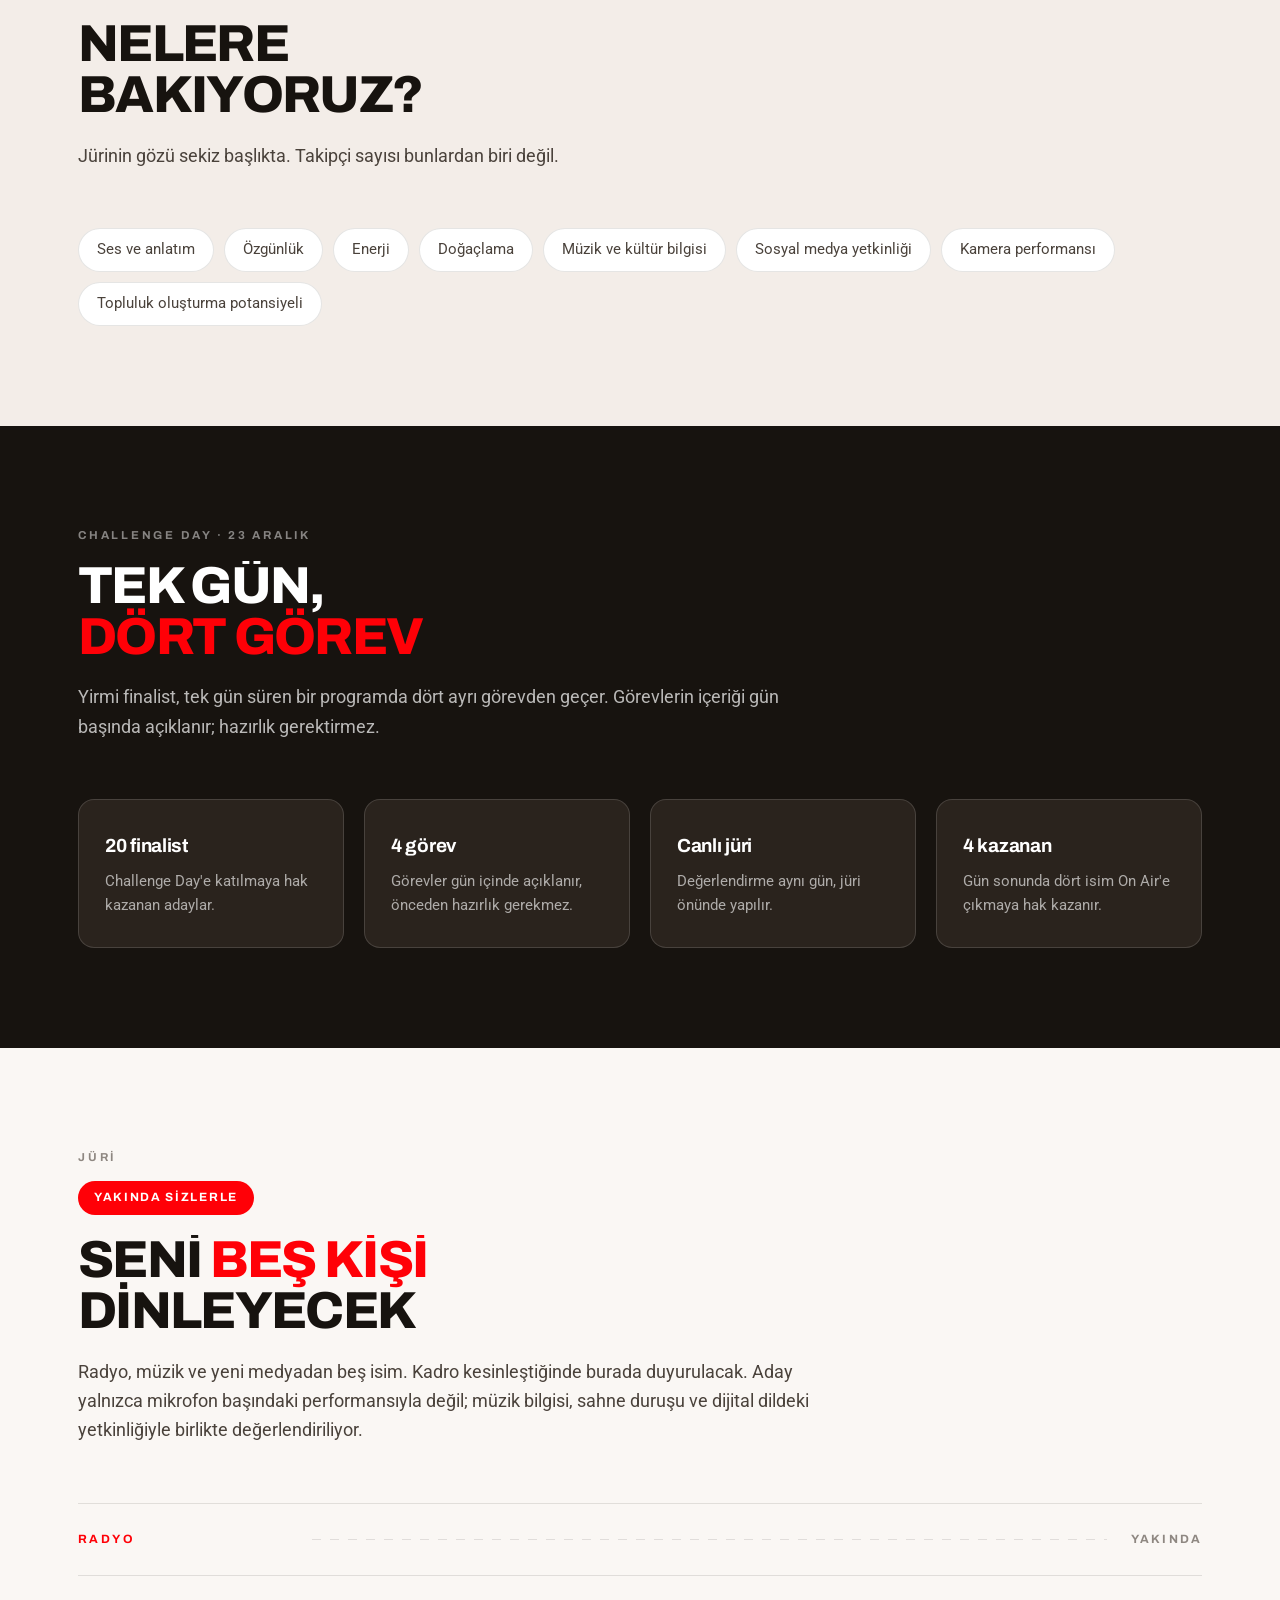
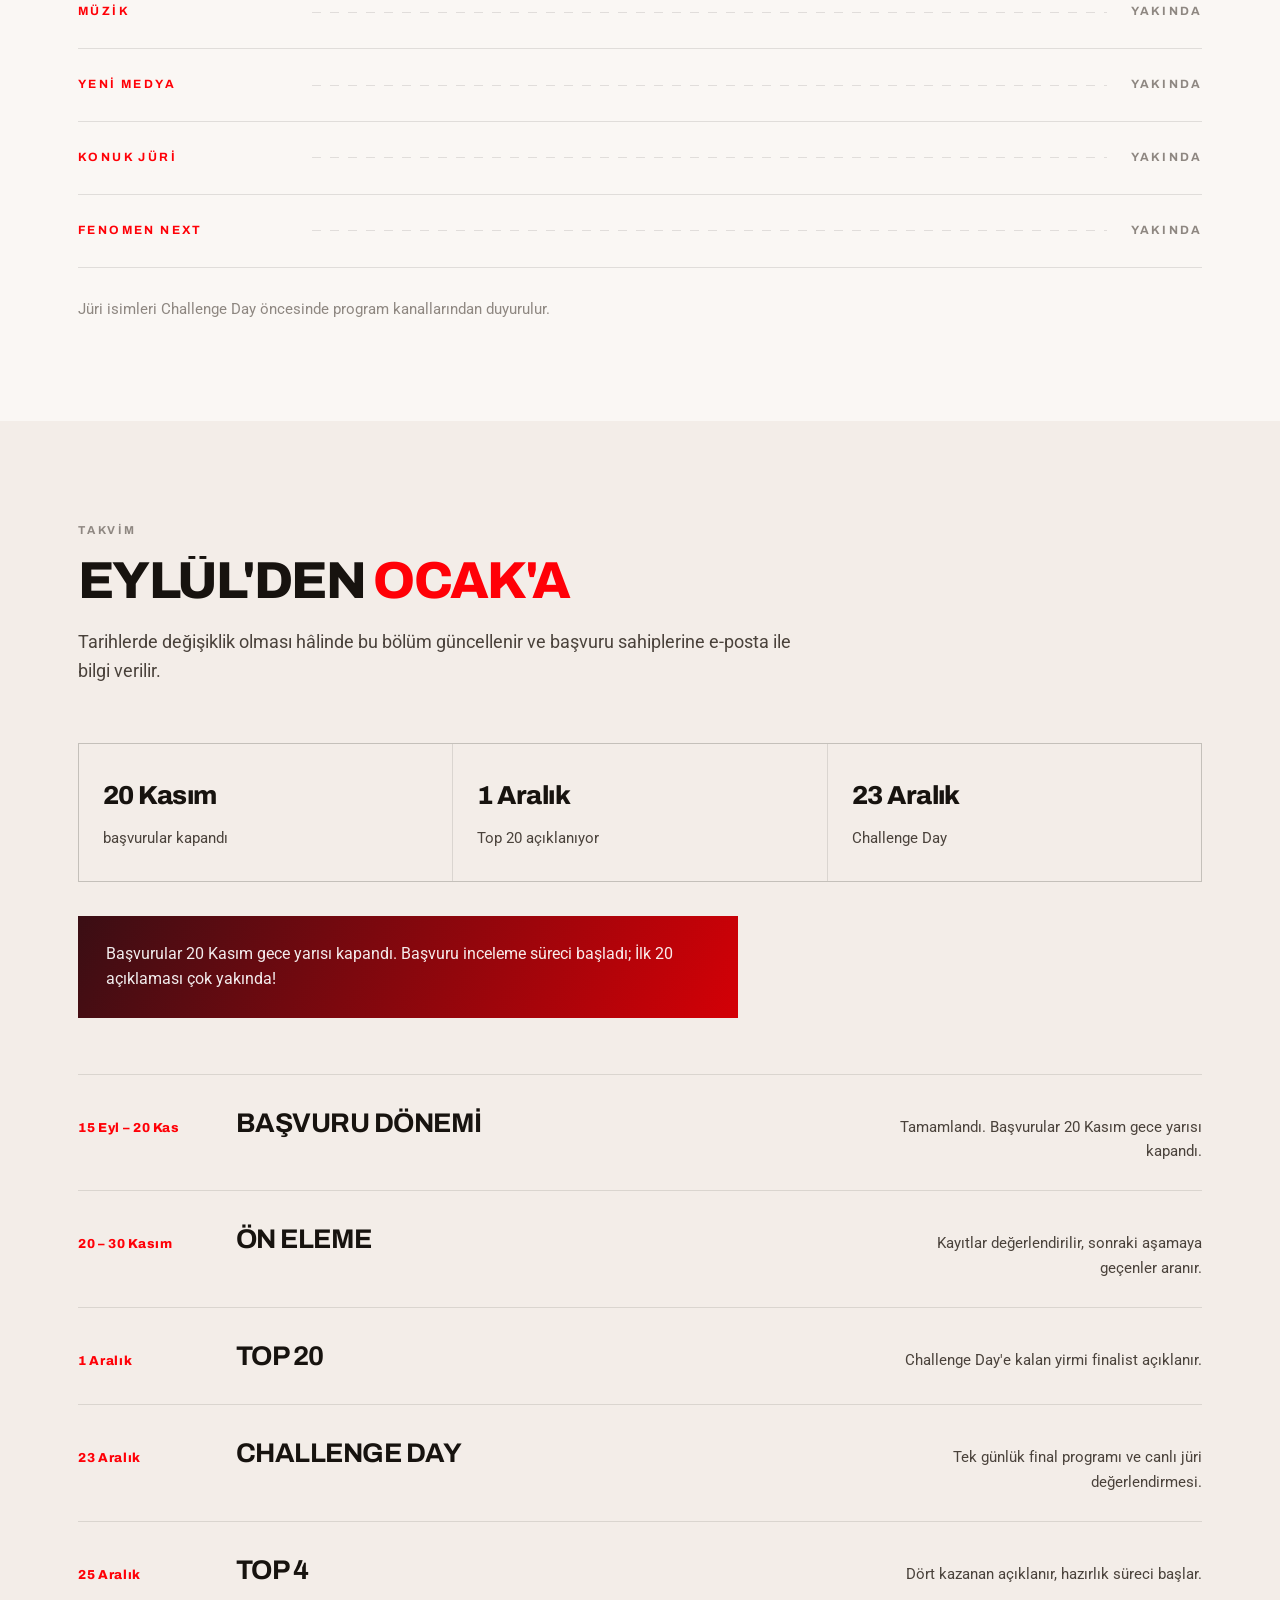
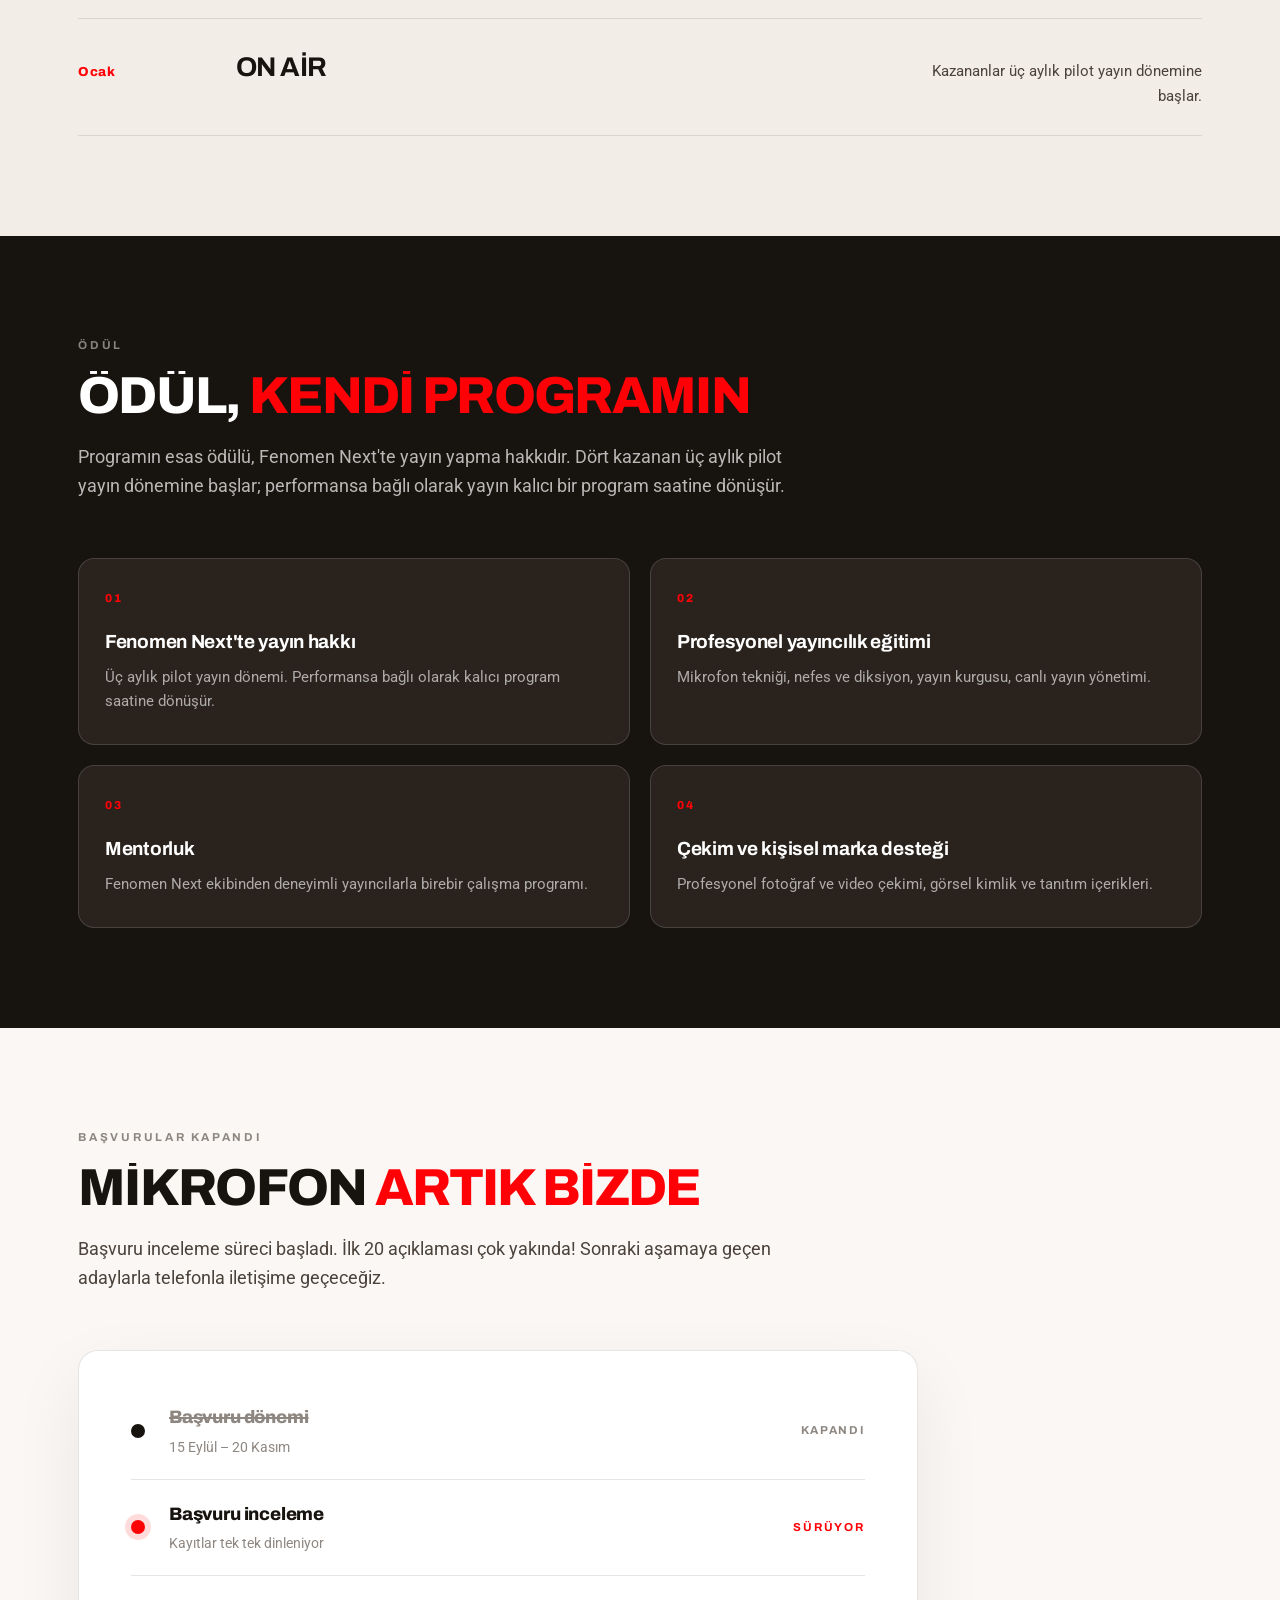
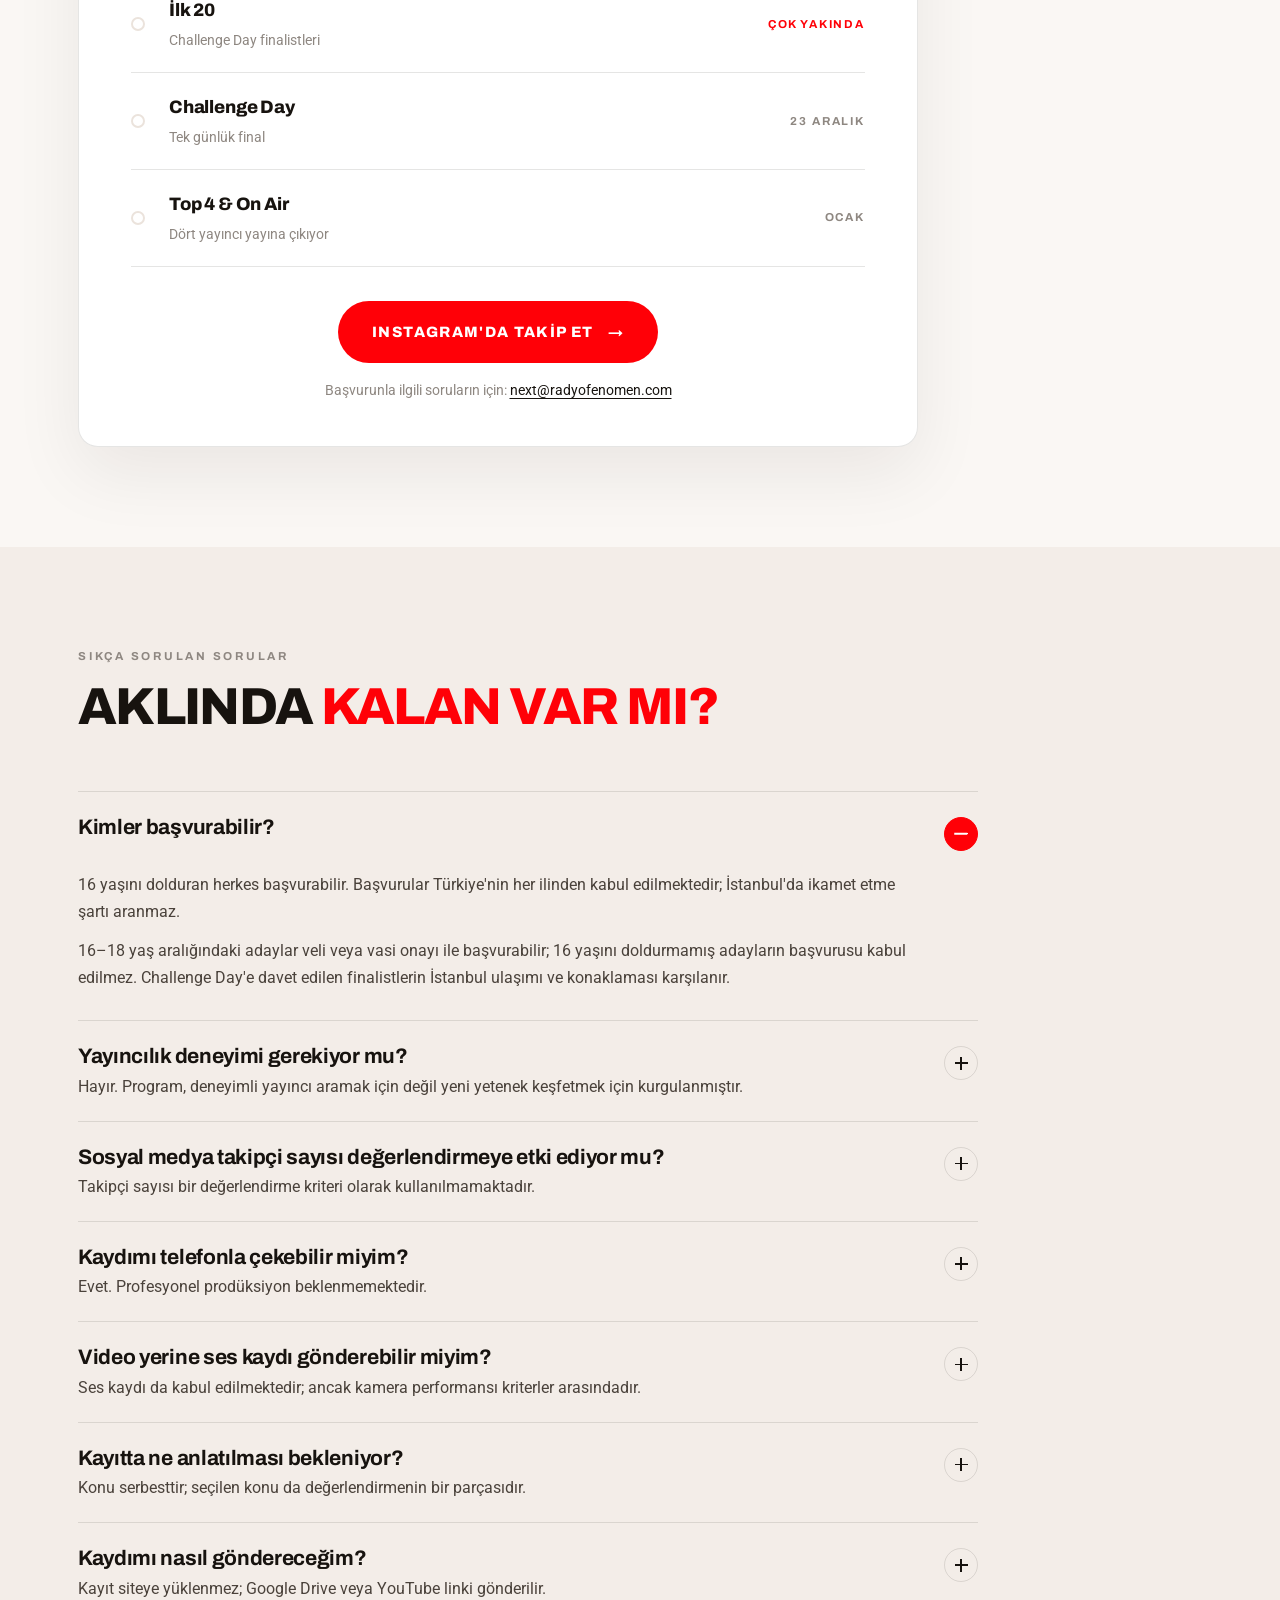
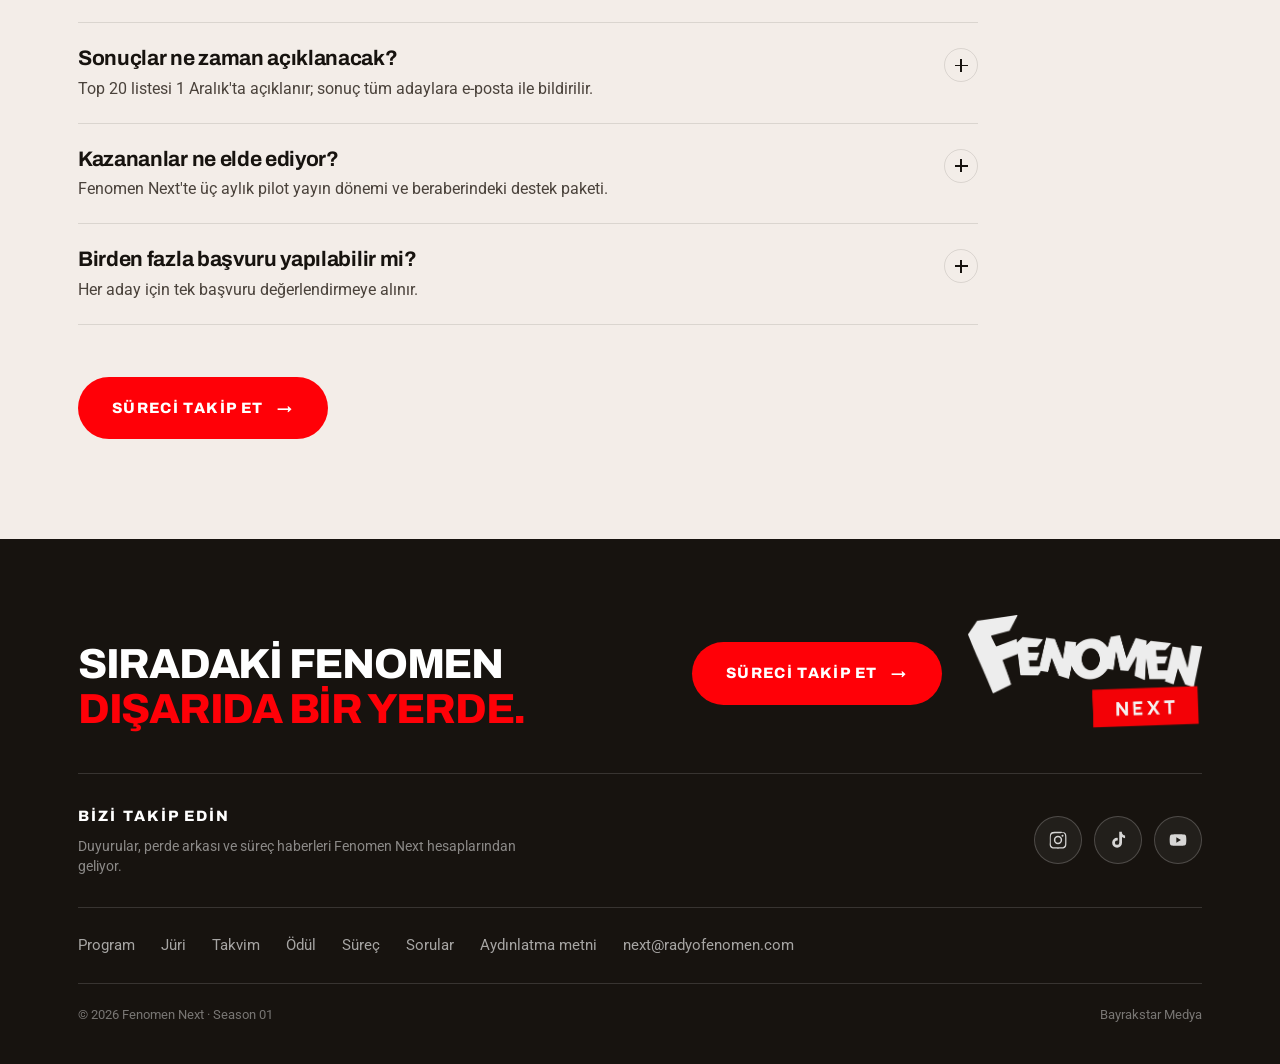
<file: basvuru.html>
<!DOCTYPE html>
<html lang="tr">
<head>
<meta charset="UTF-8">
<title>Başvuru — Fenomen Next</title>
<meta name="robots" content="noindex">
<link rel="icon" href="/favicon.ico" sizes="32x32">
<link rel="canonical" href="https://fenomennext.com/#basvuru">
<meta http-equiv="refresh" content="0; url=index.html#basvuru">
<script>location.replace('index.html#basvuru');</script>
</head>
<body>
<p>Başvuru bölümü ana sayfaya taşındı. <a href="index.html#basvuru">Devam et</a></p>
</body>
</html>
</file>
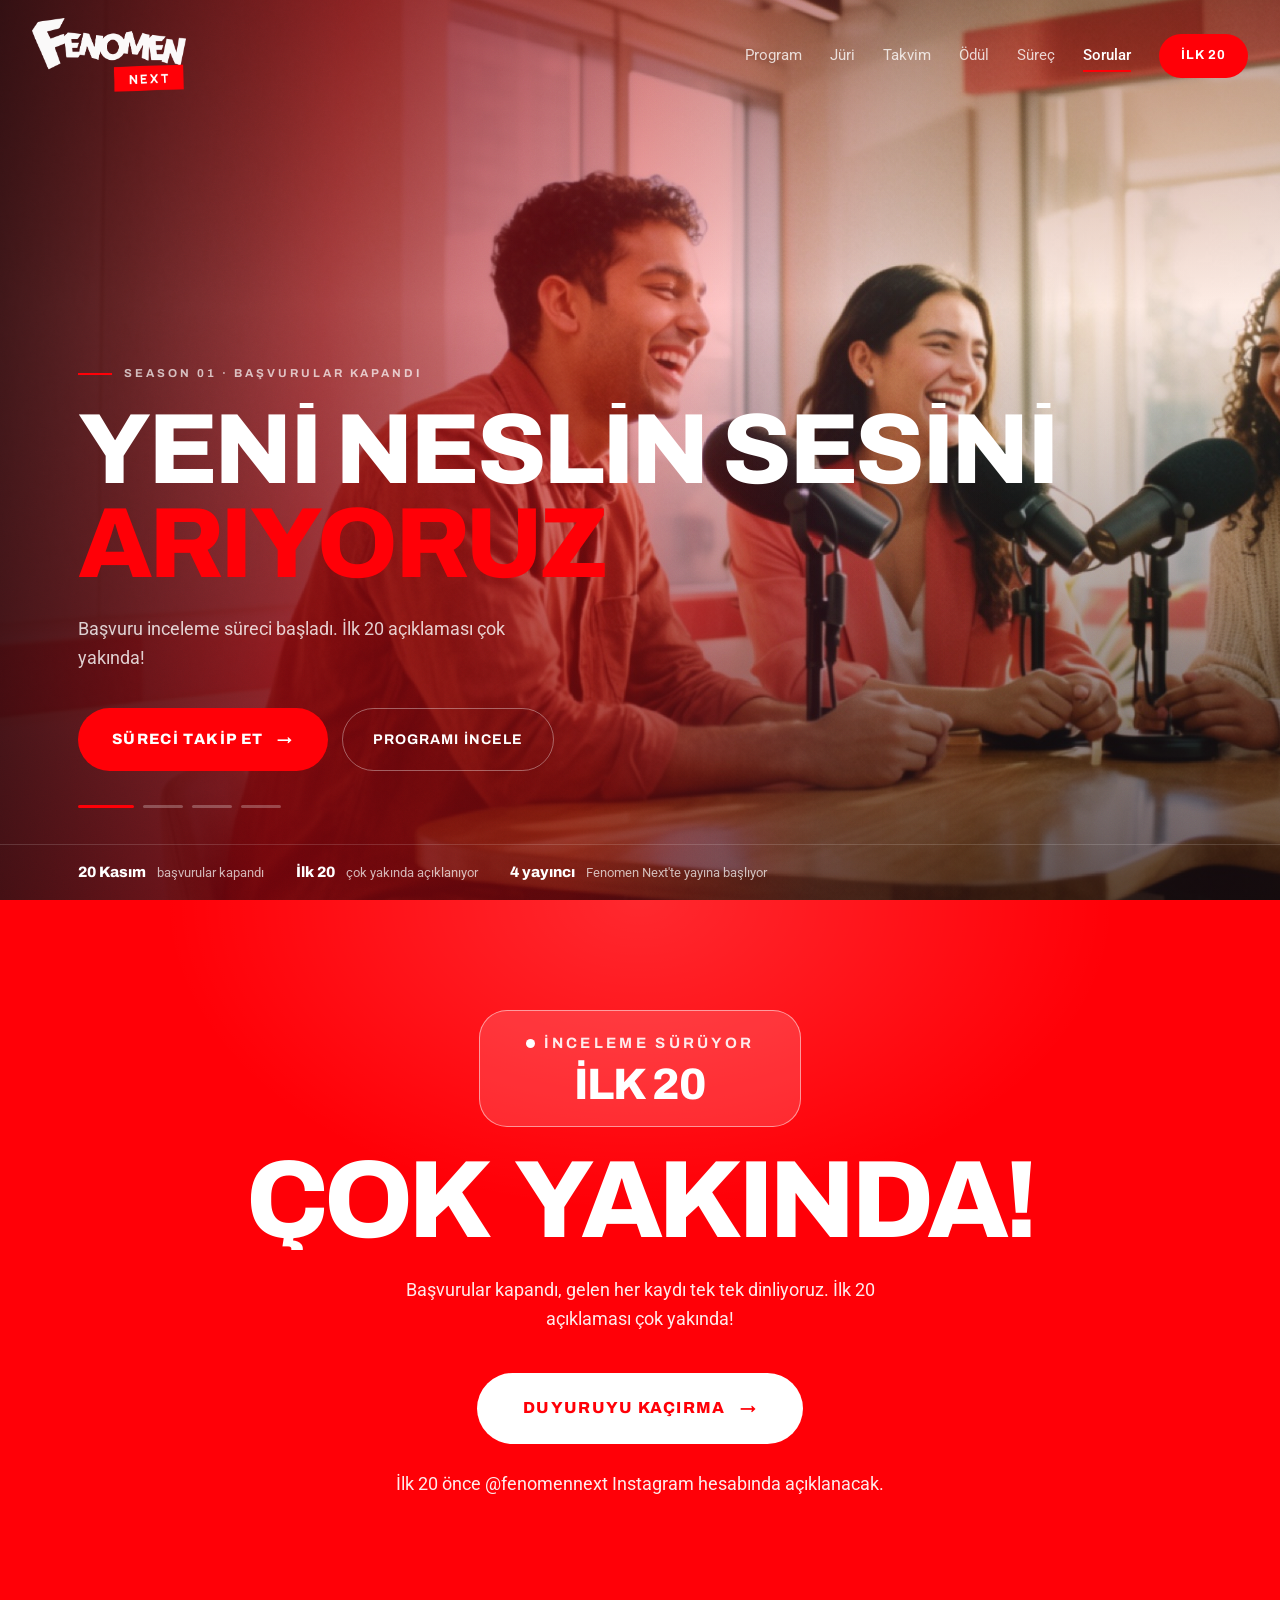
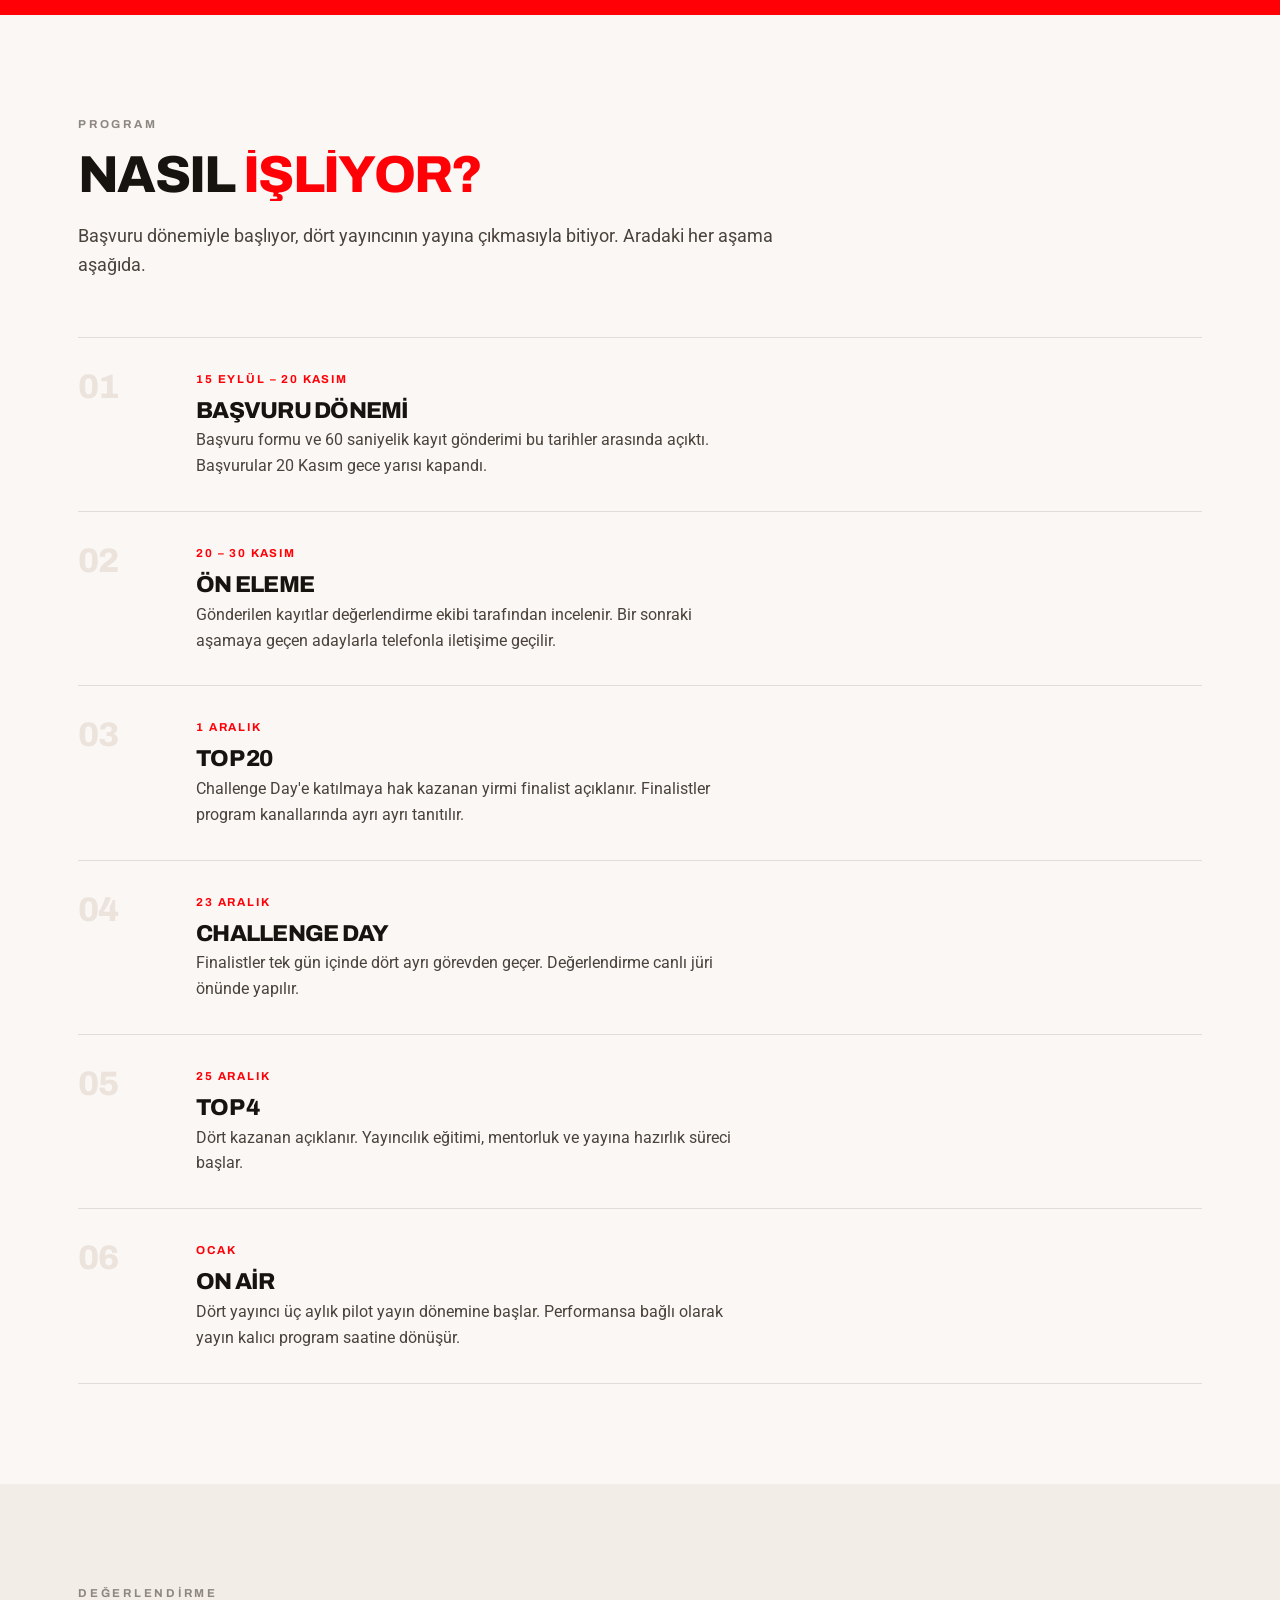
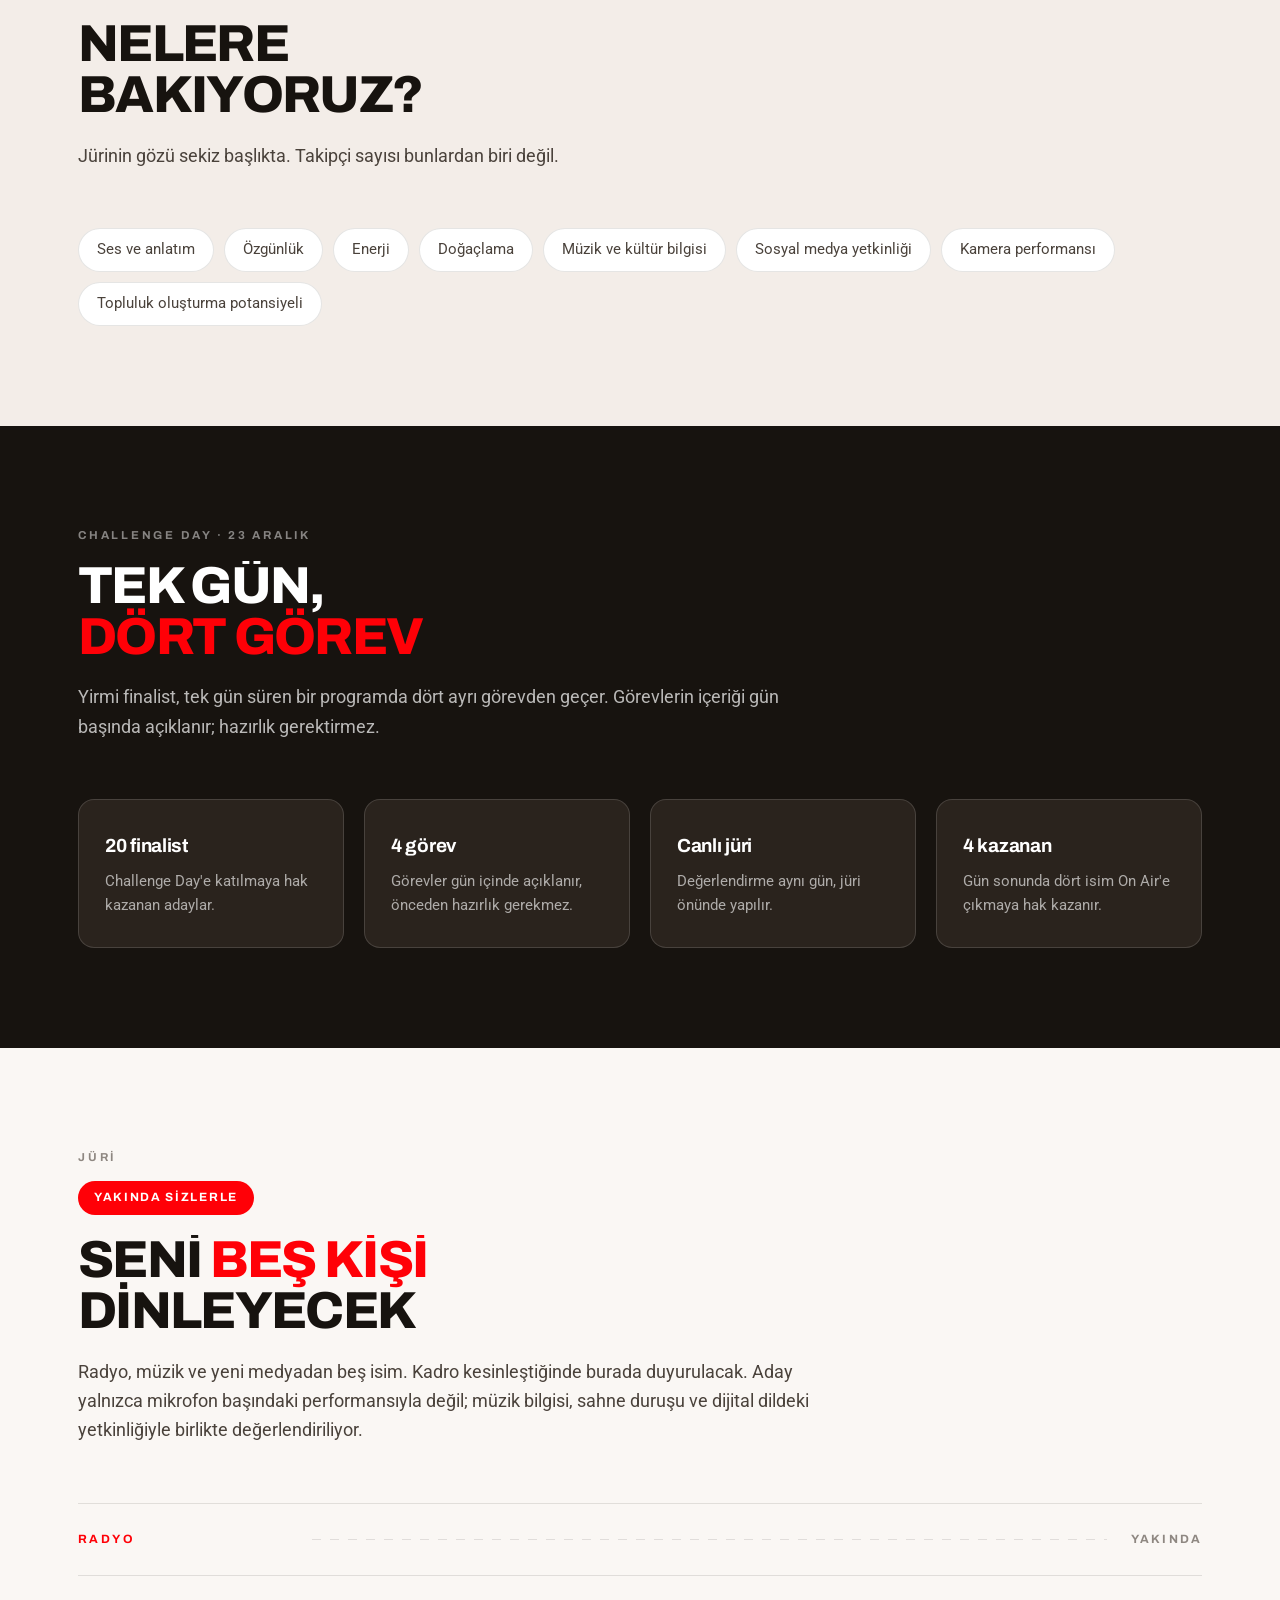
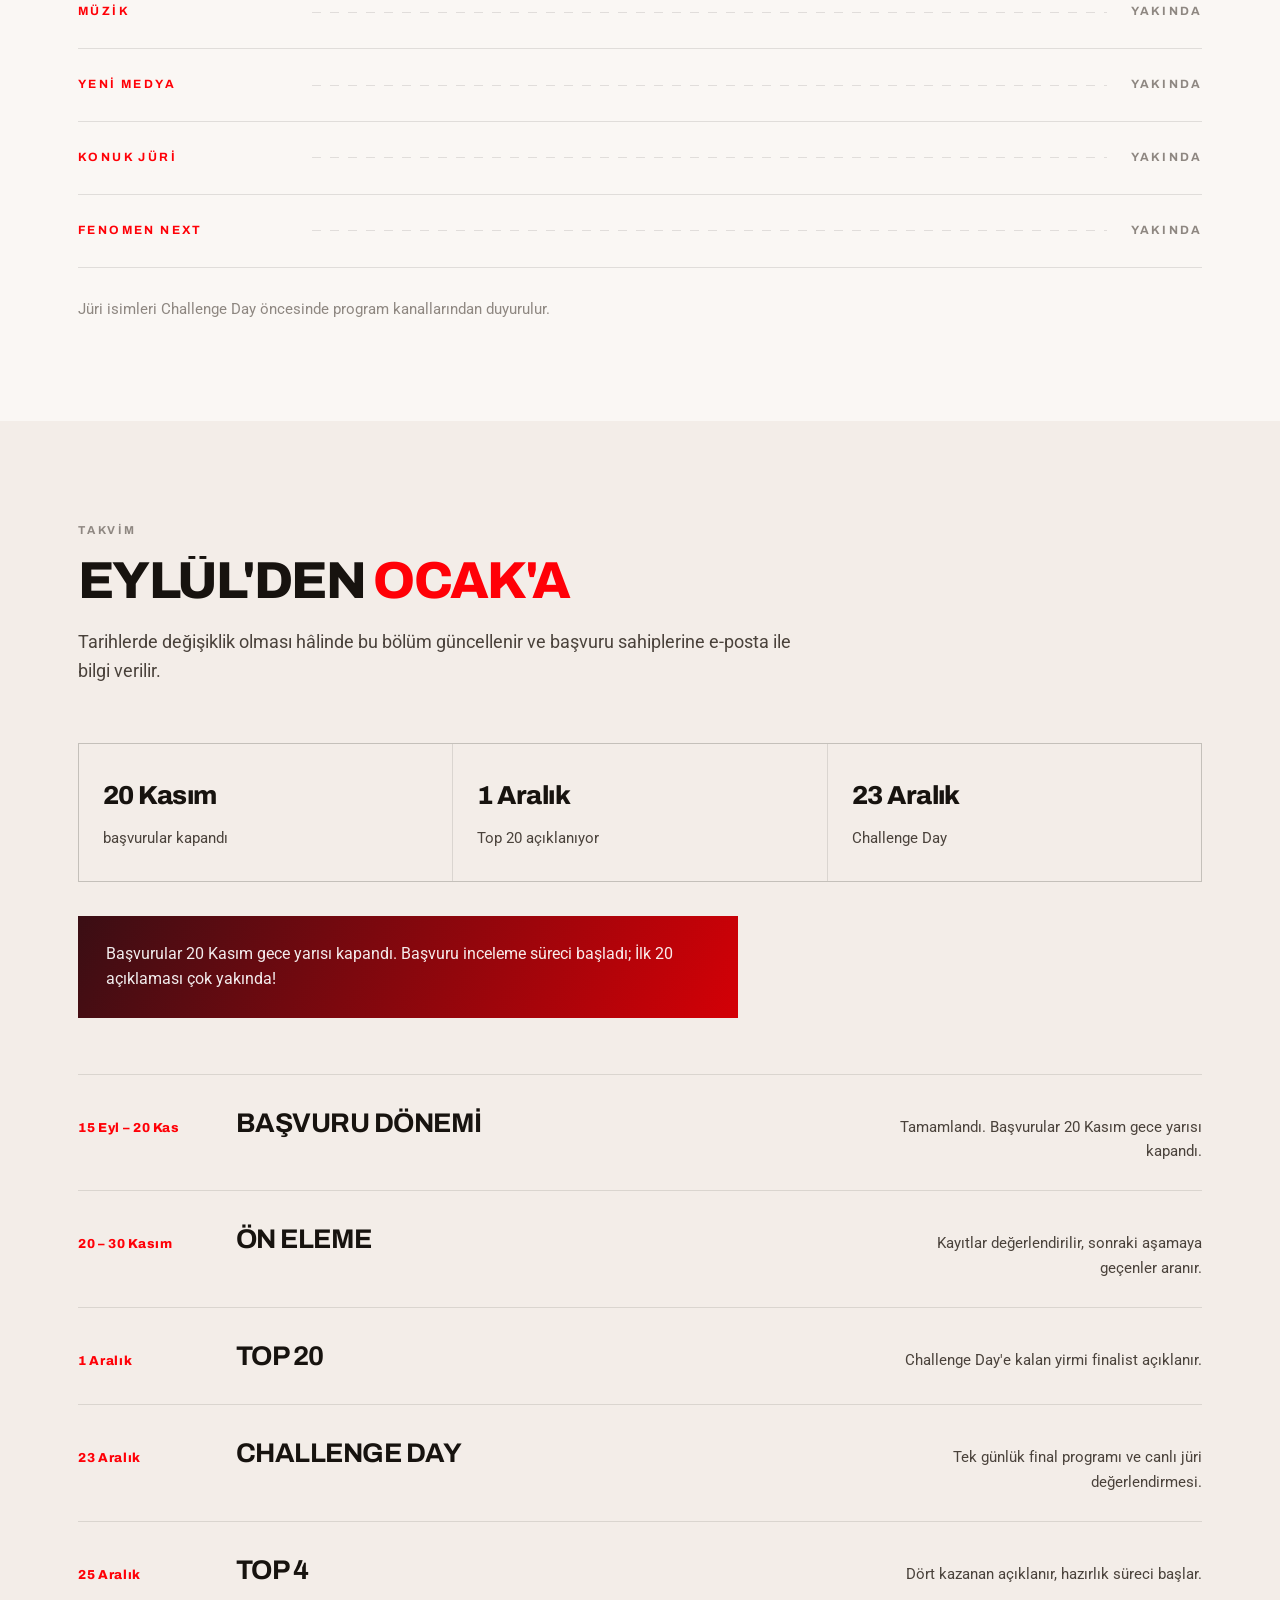
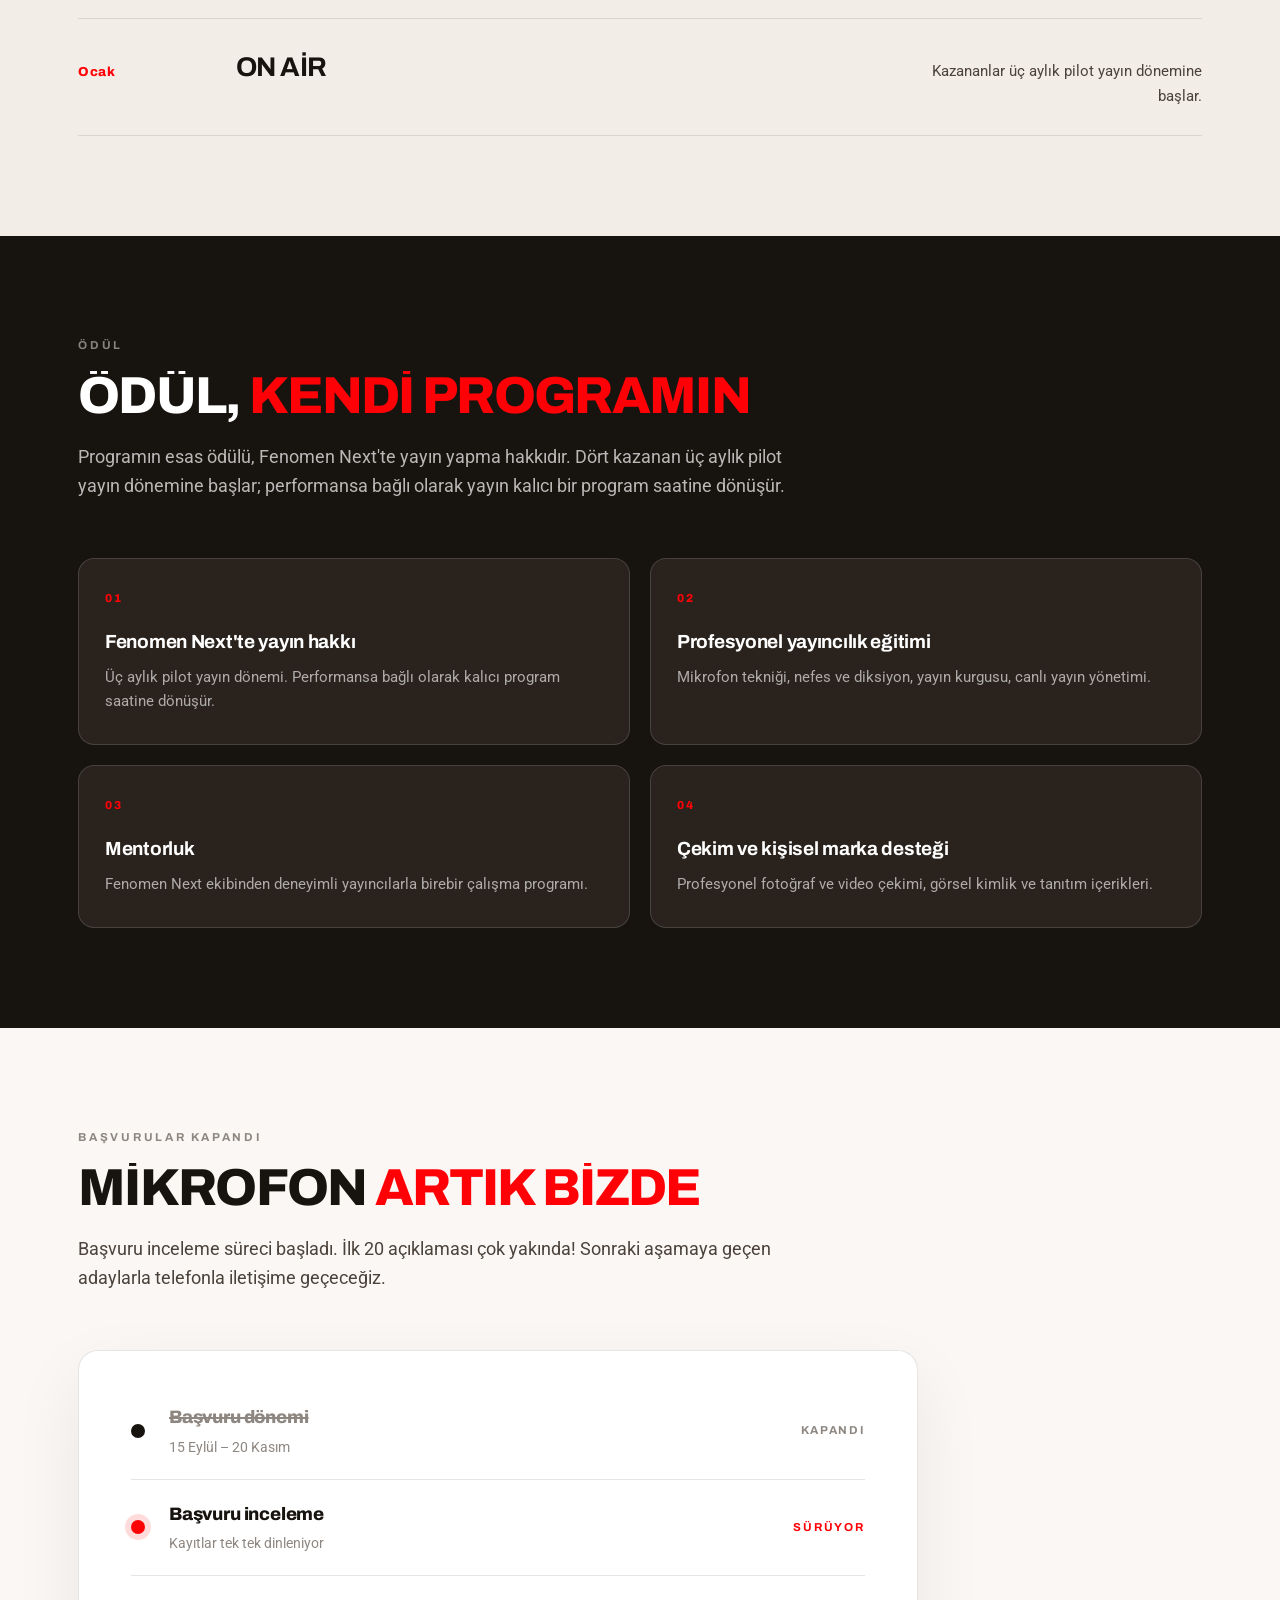
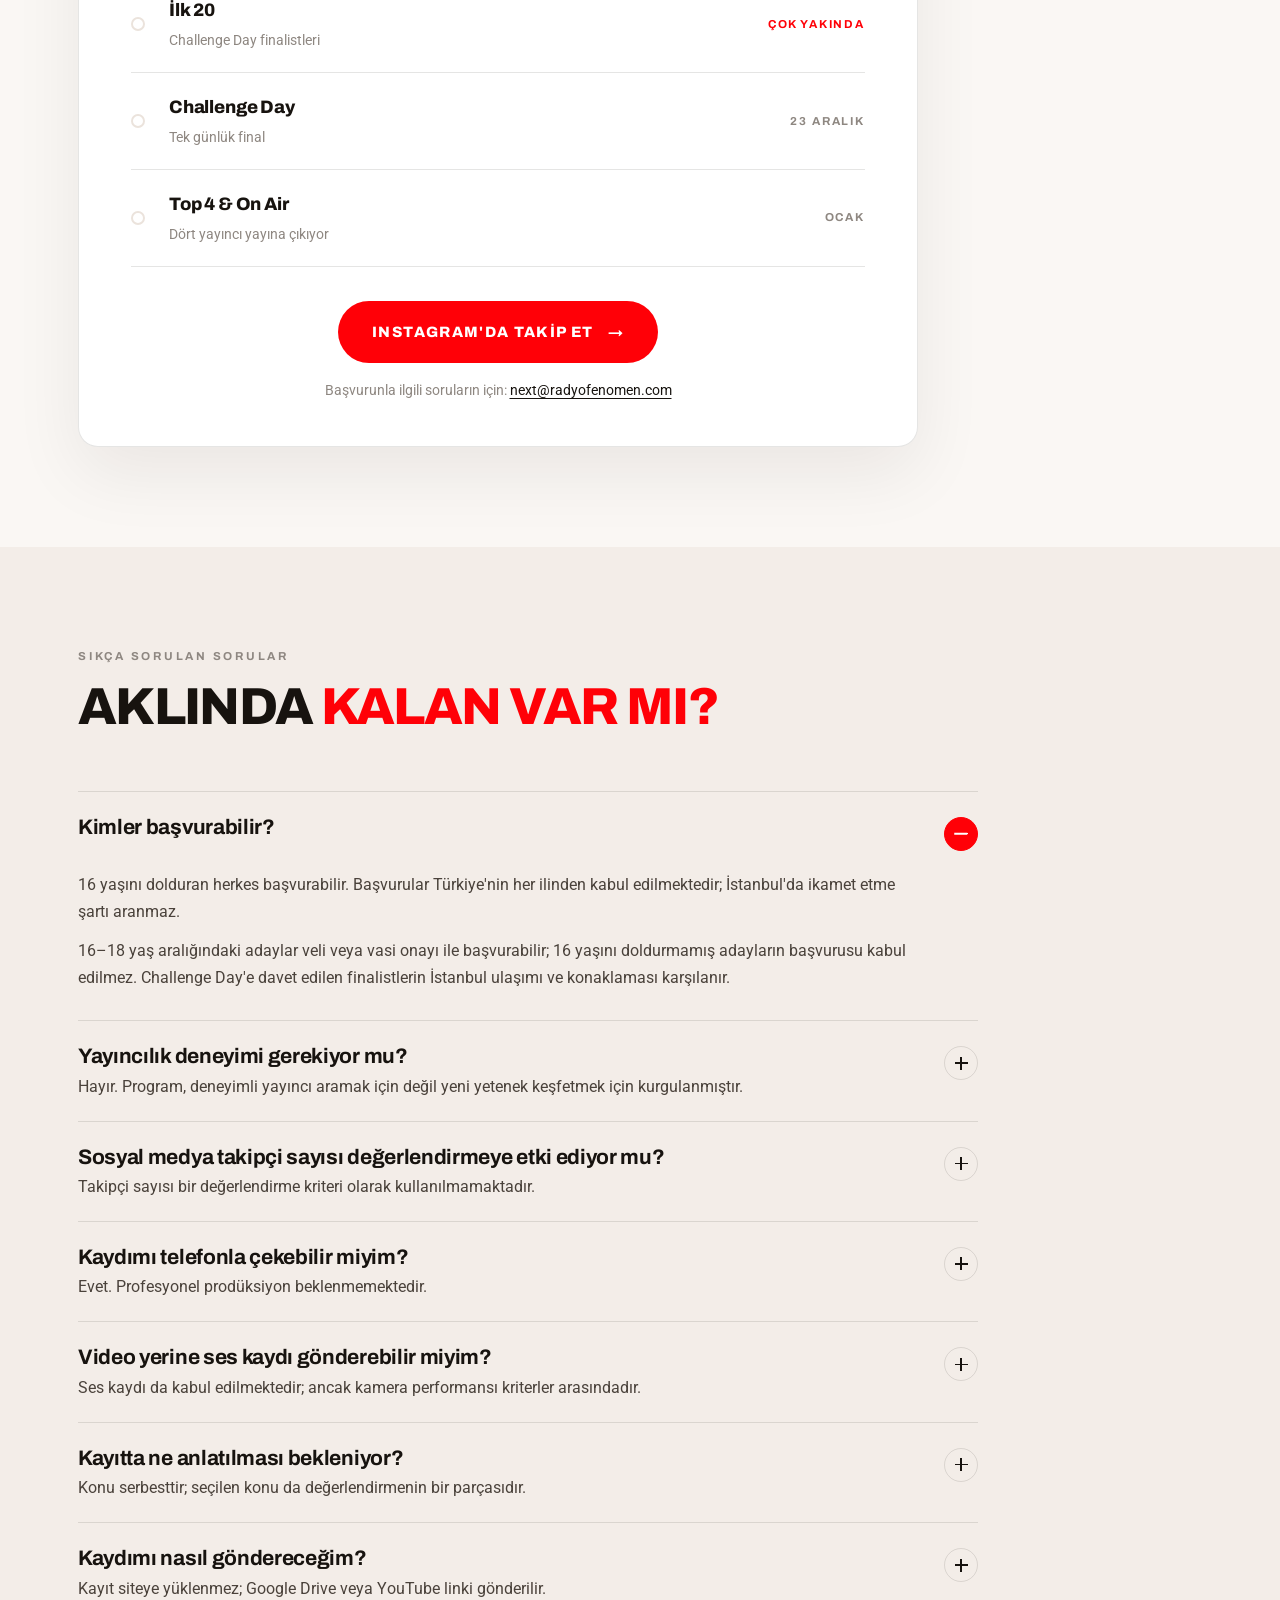
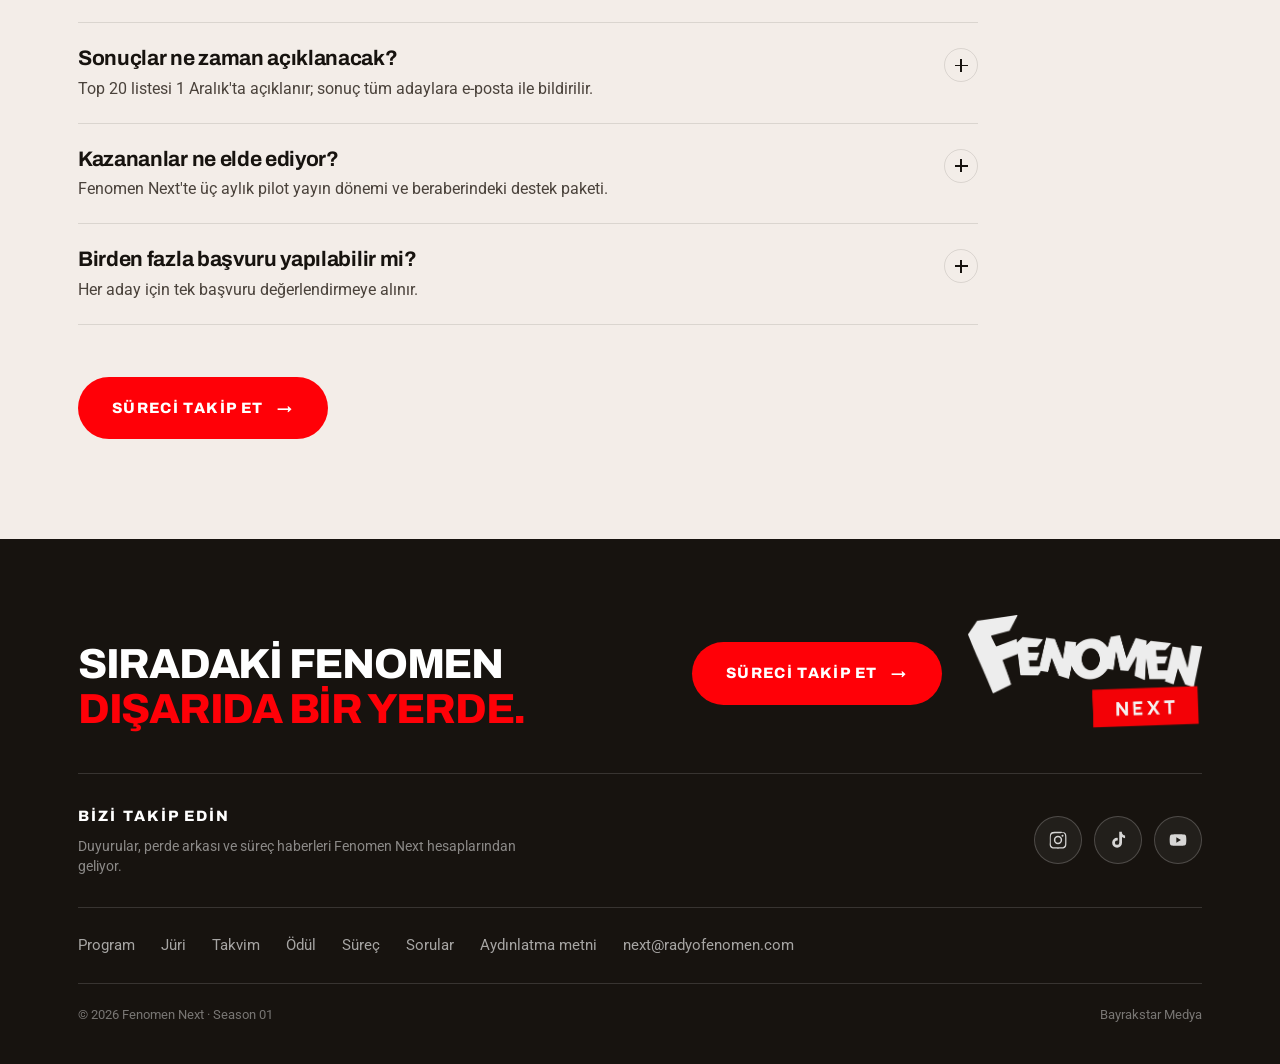
<file: juri.html>
<!DOCTYPE html>
<html lang="tr">
<head>
<meta charset="UTF-8">
<title>Jüri — Fenomen Next</title>
<meta name="robots" content="noindex">
<link rel="icon" href="/favicon.ico" sizes="32x32">
<link rel="canonical" href="https://fenomennext.com/#juri">
<meta http-equiv="refresh" content="0; url=index.html#juri">
<script>location.replace('index.html#juri');</script>
</head>
<body>
<p>Jüri bölümü ana sayfaya taşındı. <a href="index.html#juri">Devam et</a></p>
</body>
</html>
</file>
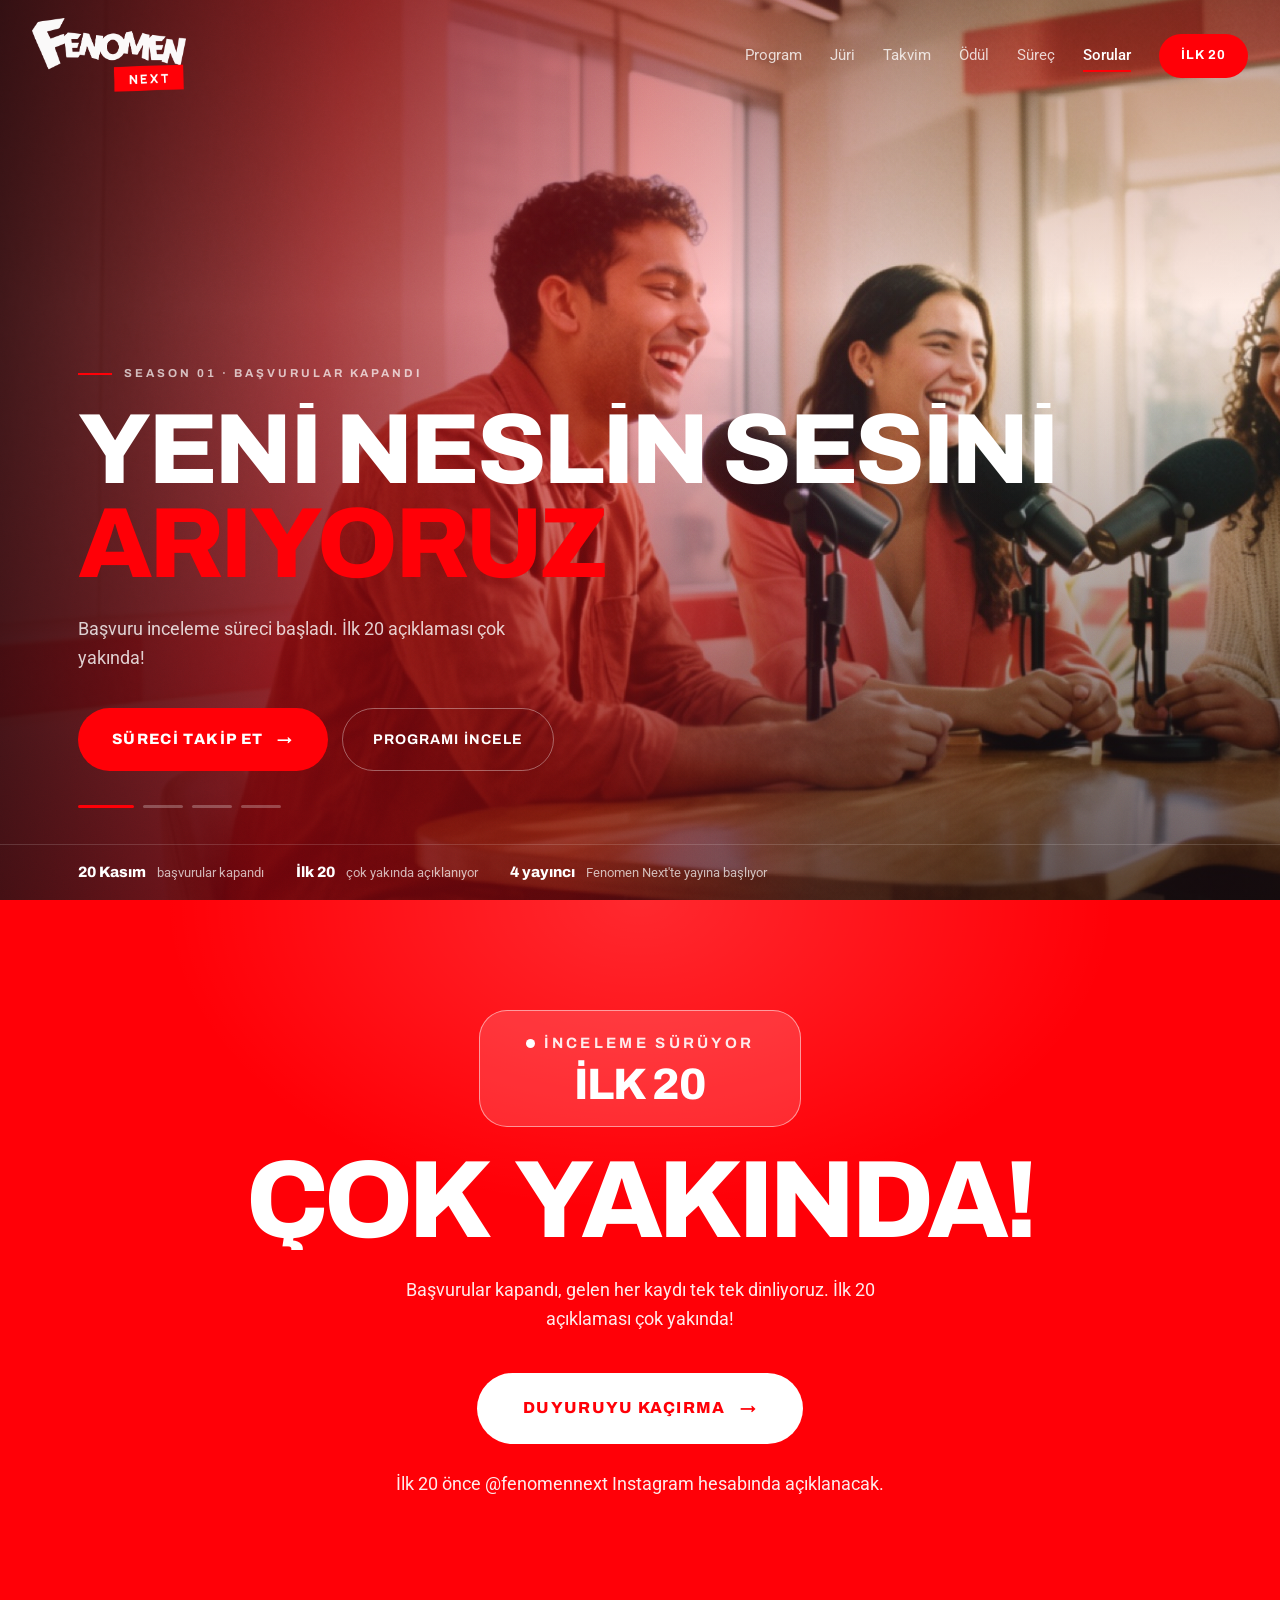
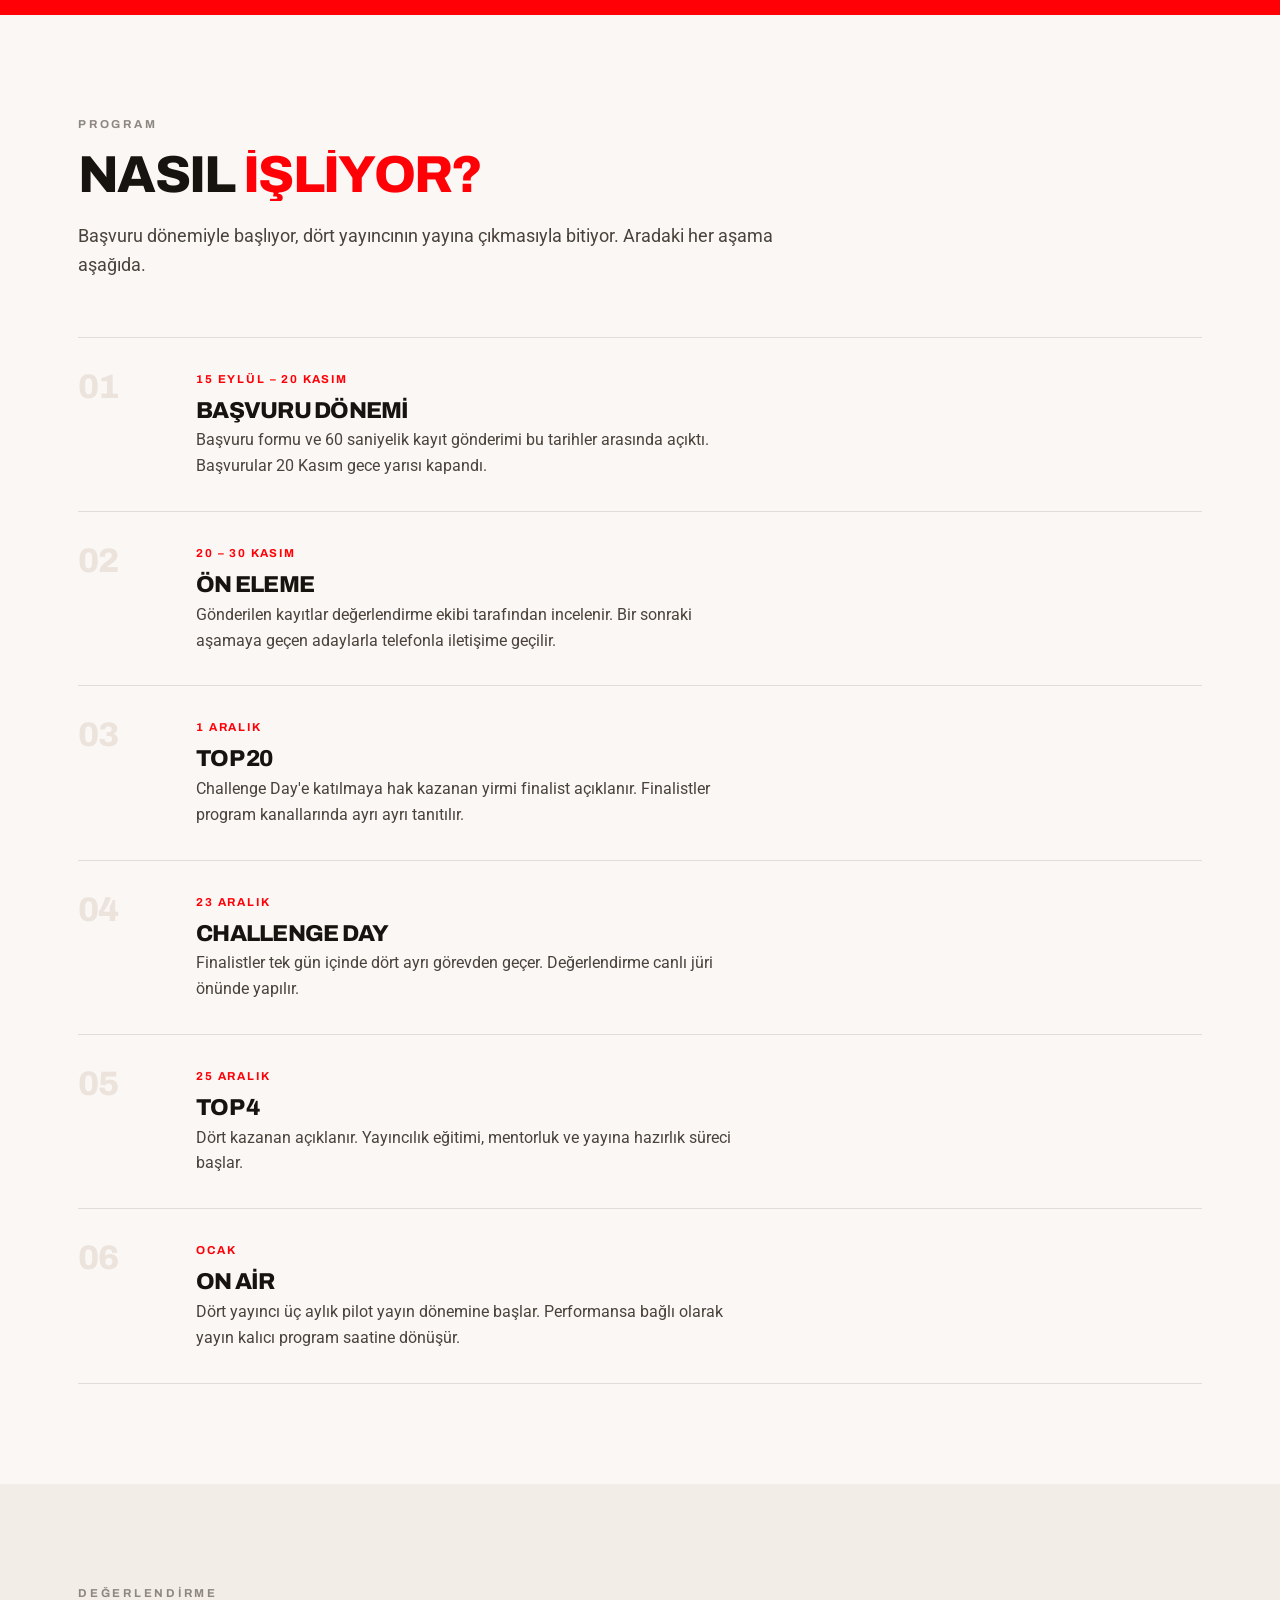
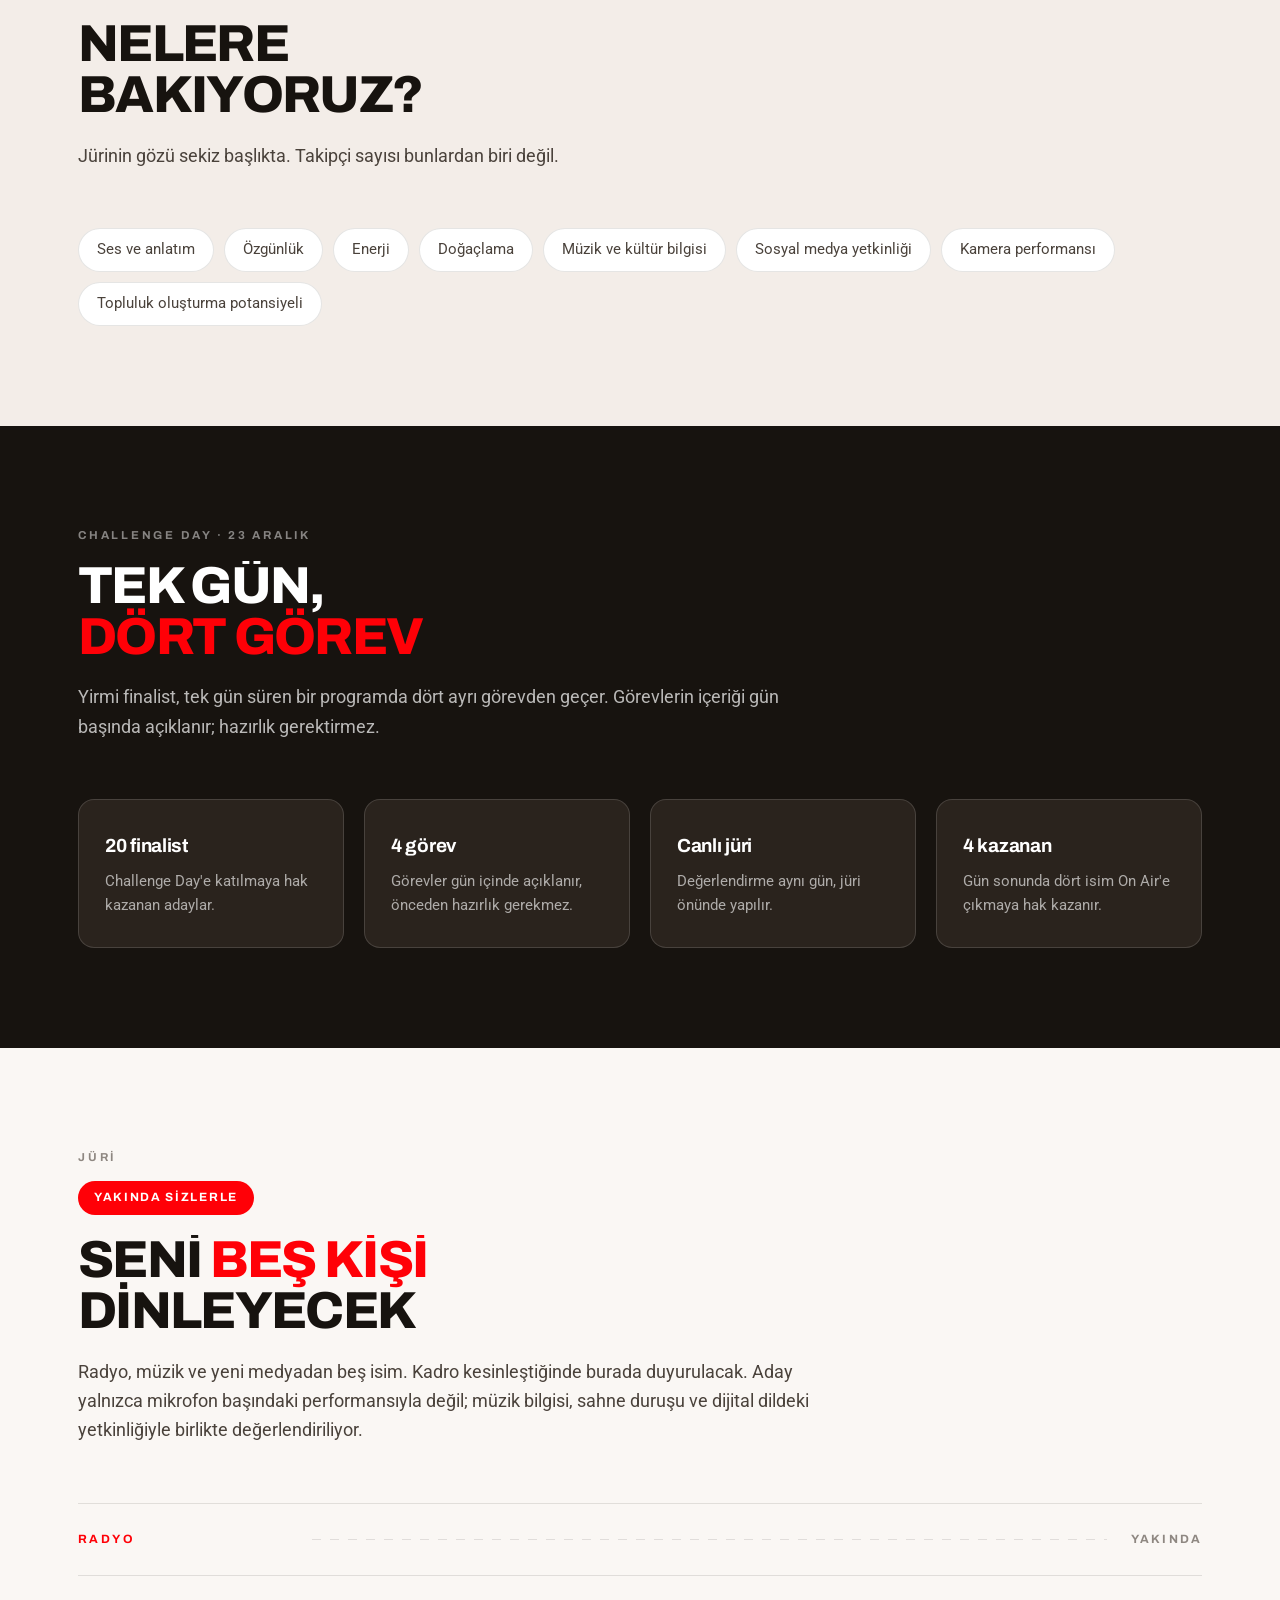
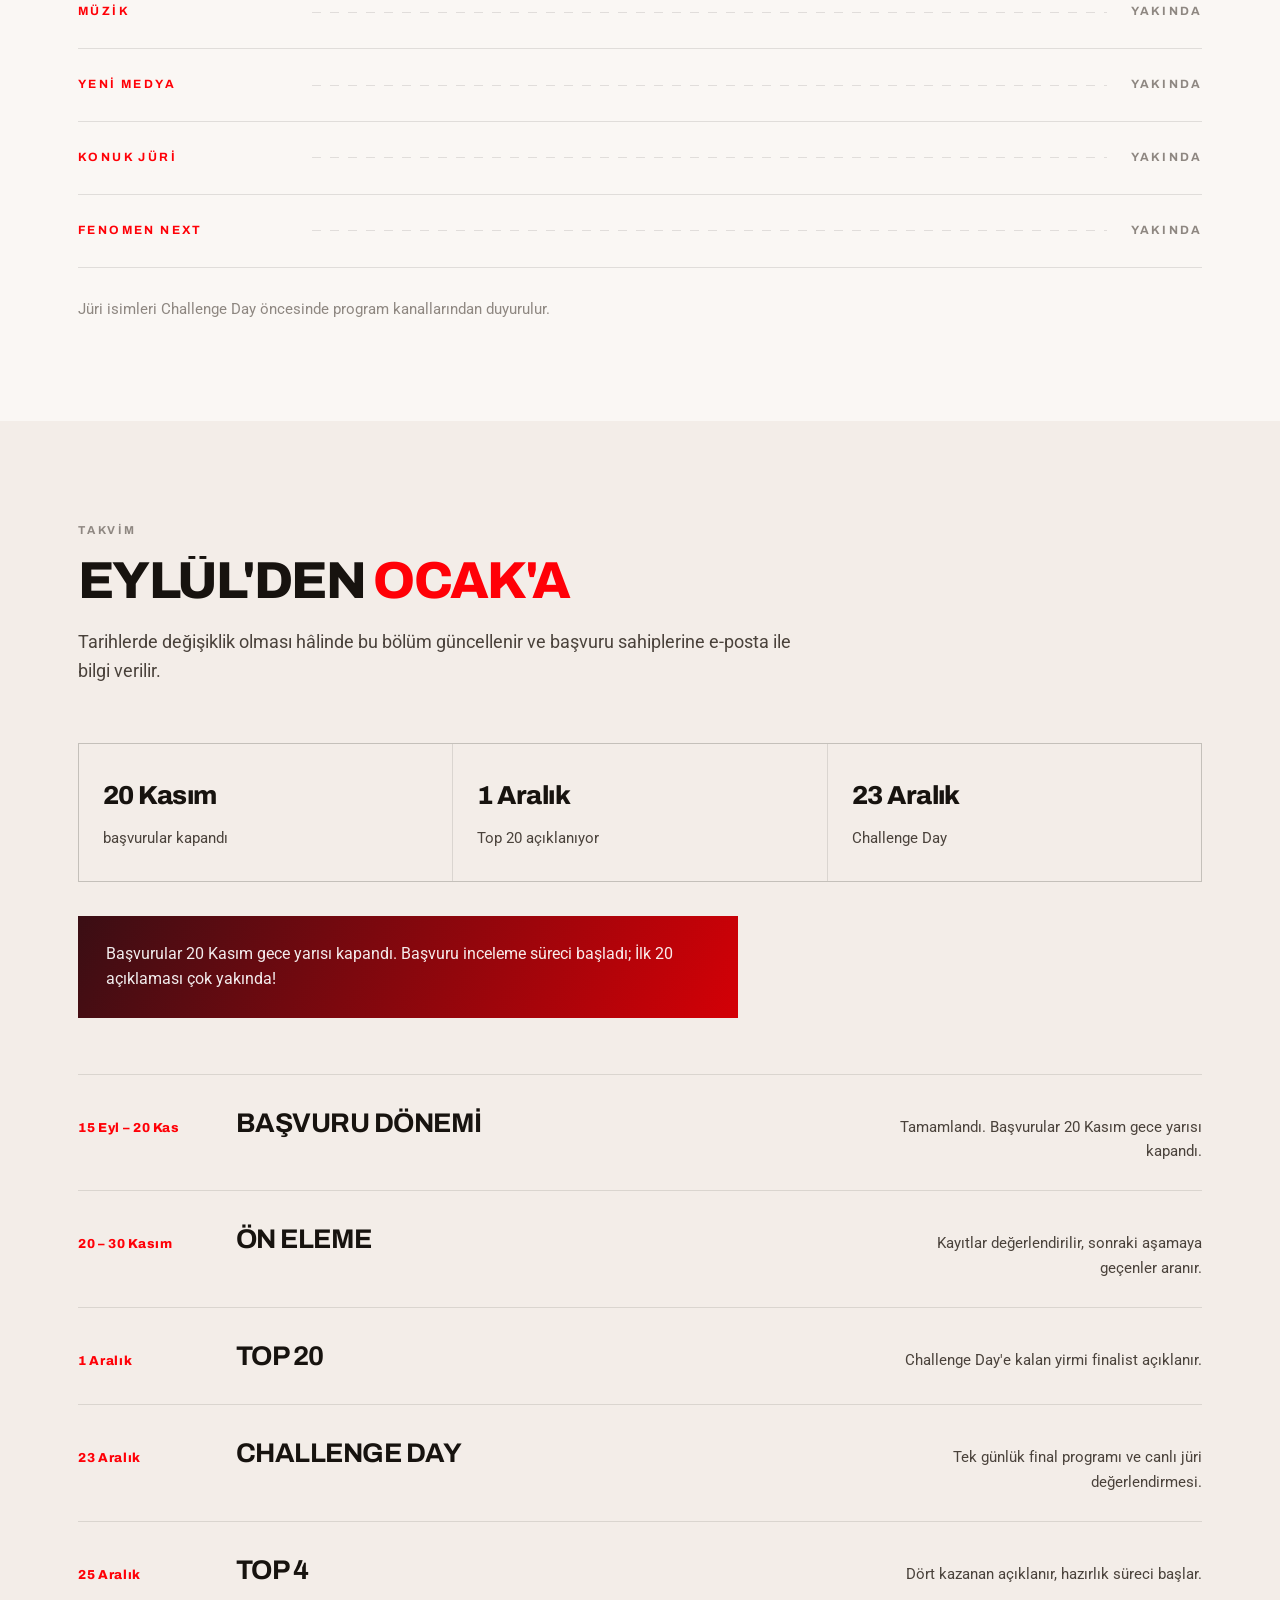
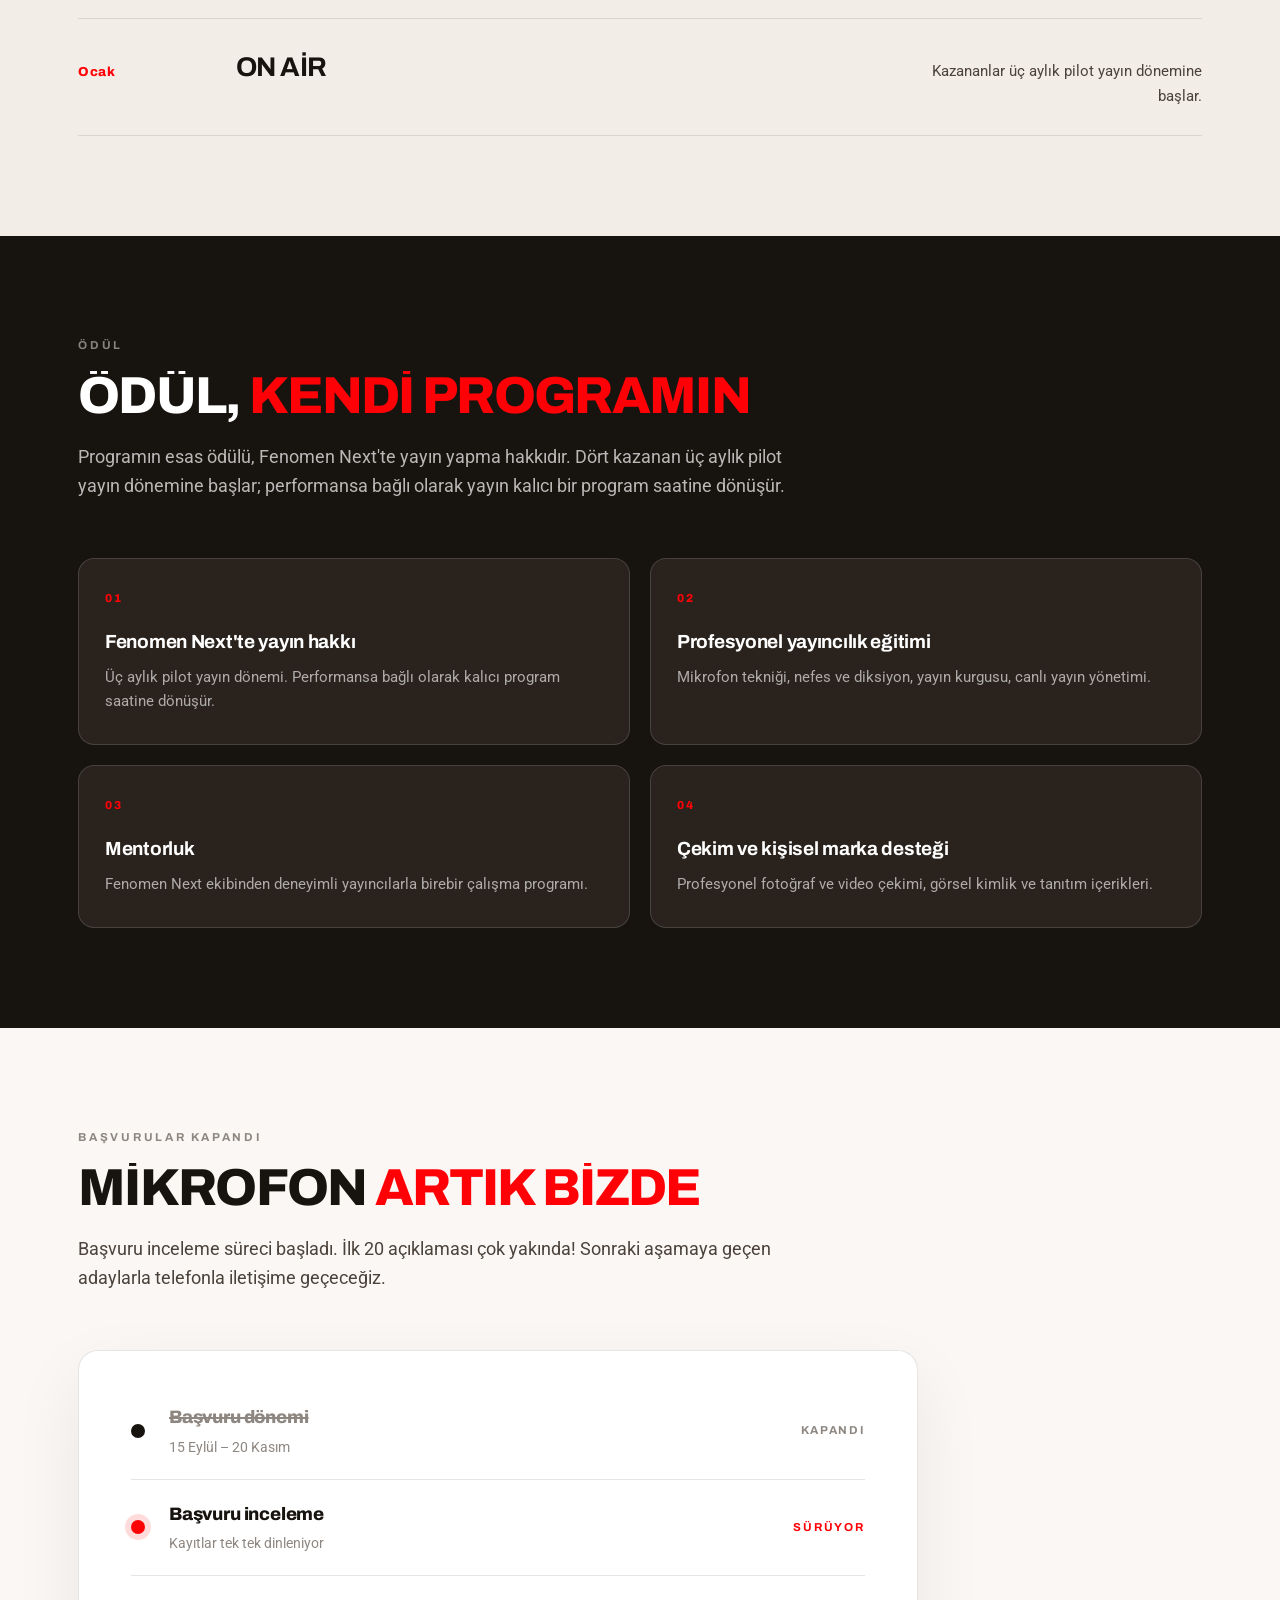
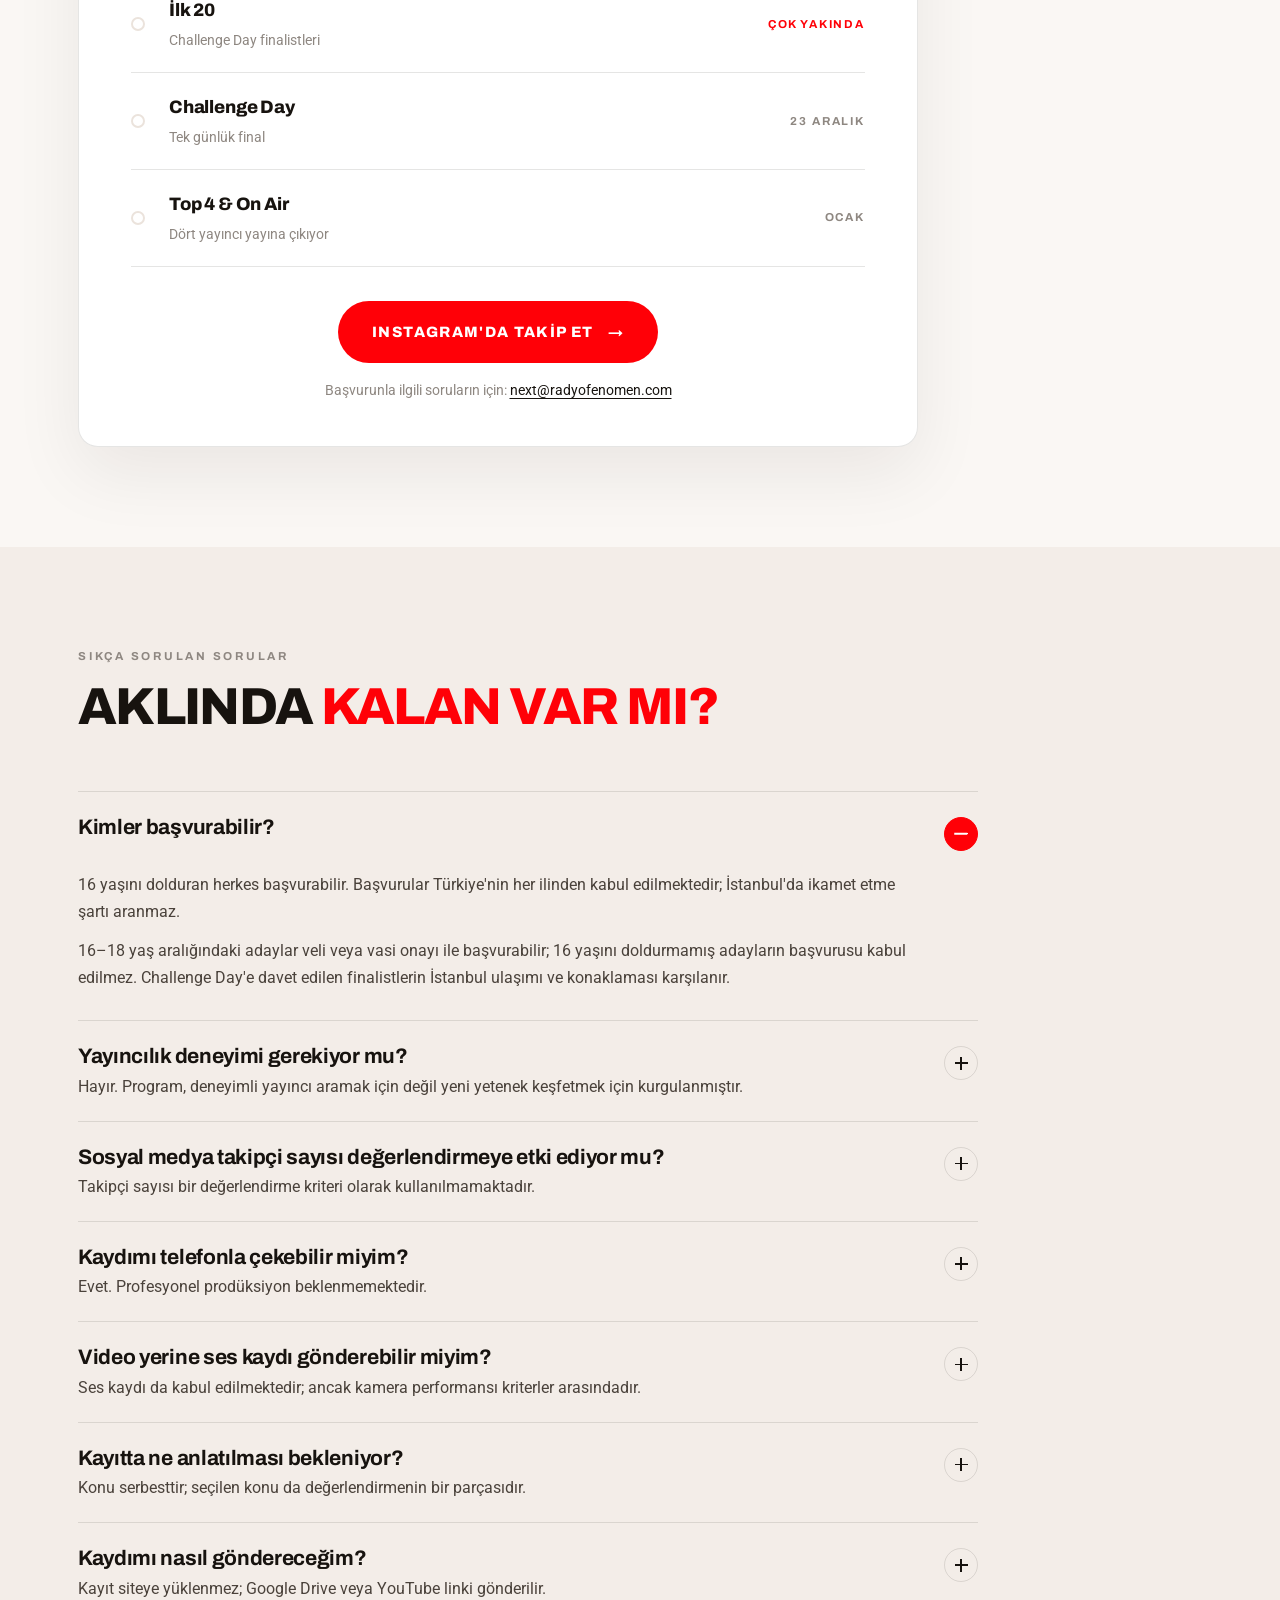
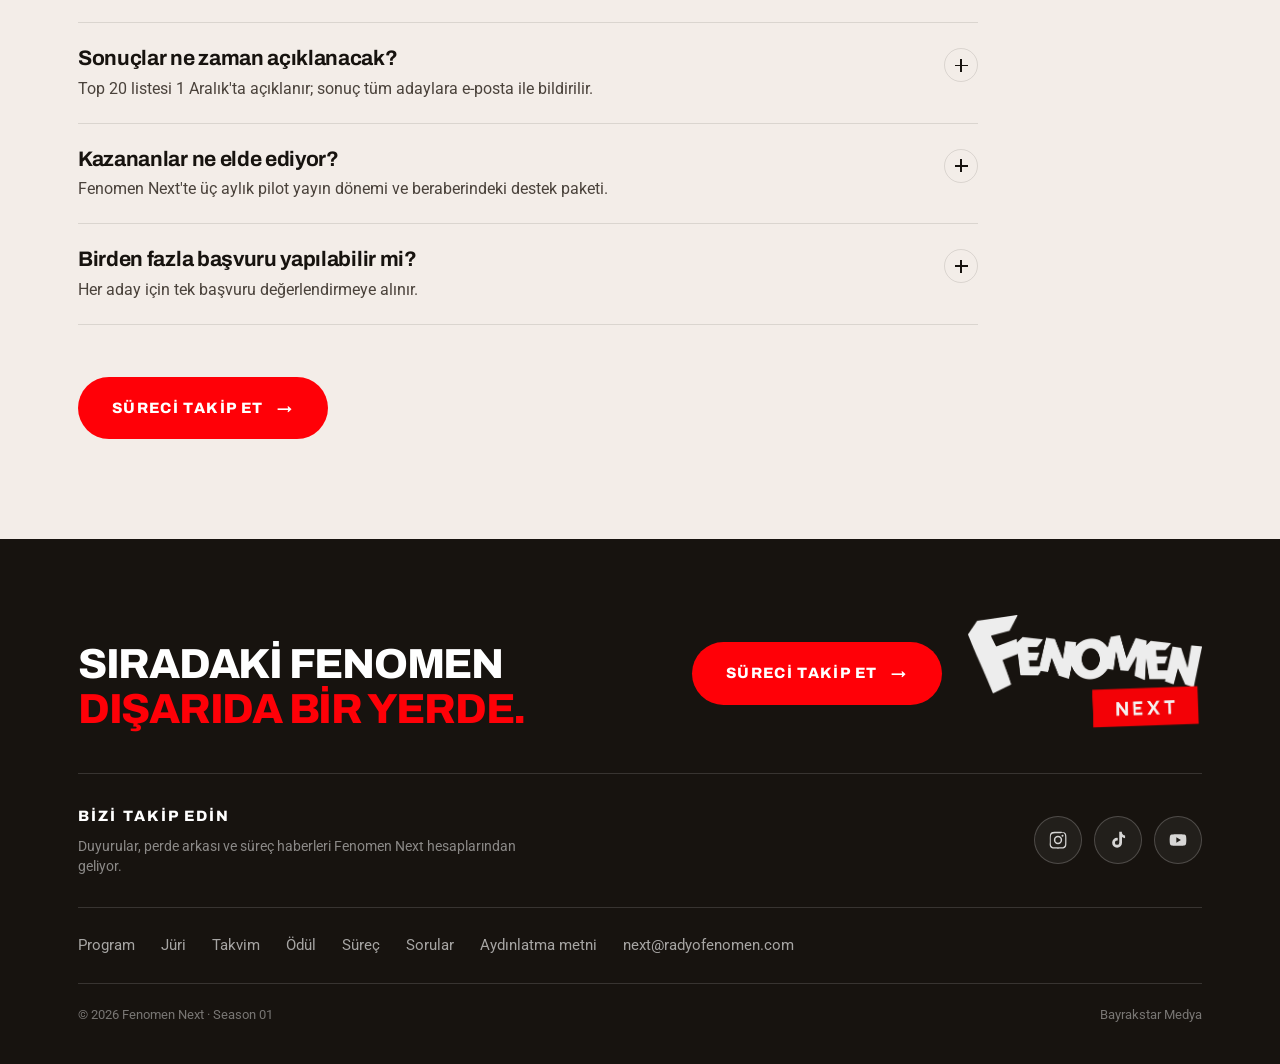
<file: odul.html>
<!DOCTYPE html>
<html lang="tr">
<head>
<meta charset="UTF-8">
<title>Ödül — Fenomen Next</title>
<meta name="robots" content="noindex">
<link rel="icon" href="/favicon.ico" sizes="32x32">
<link rel="canonical" href="https://fenomennext.com/#odul">
<meta http-equiv="refresh" content="0; url=index.html#odul">
<script>location.replace('index.html#odul');</script>
</head>
<body>
<p>Ödül bölümü ana sayfaya taşındı. <a href="index.html#odul">Devam et</a></p>
</body>
</html>
</file>
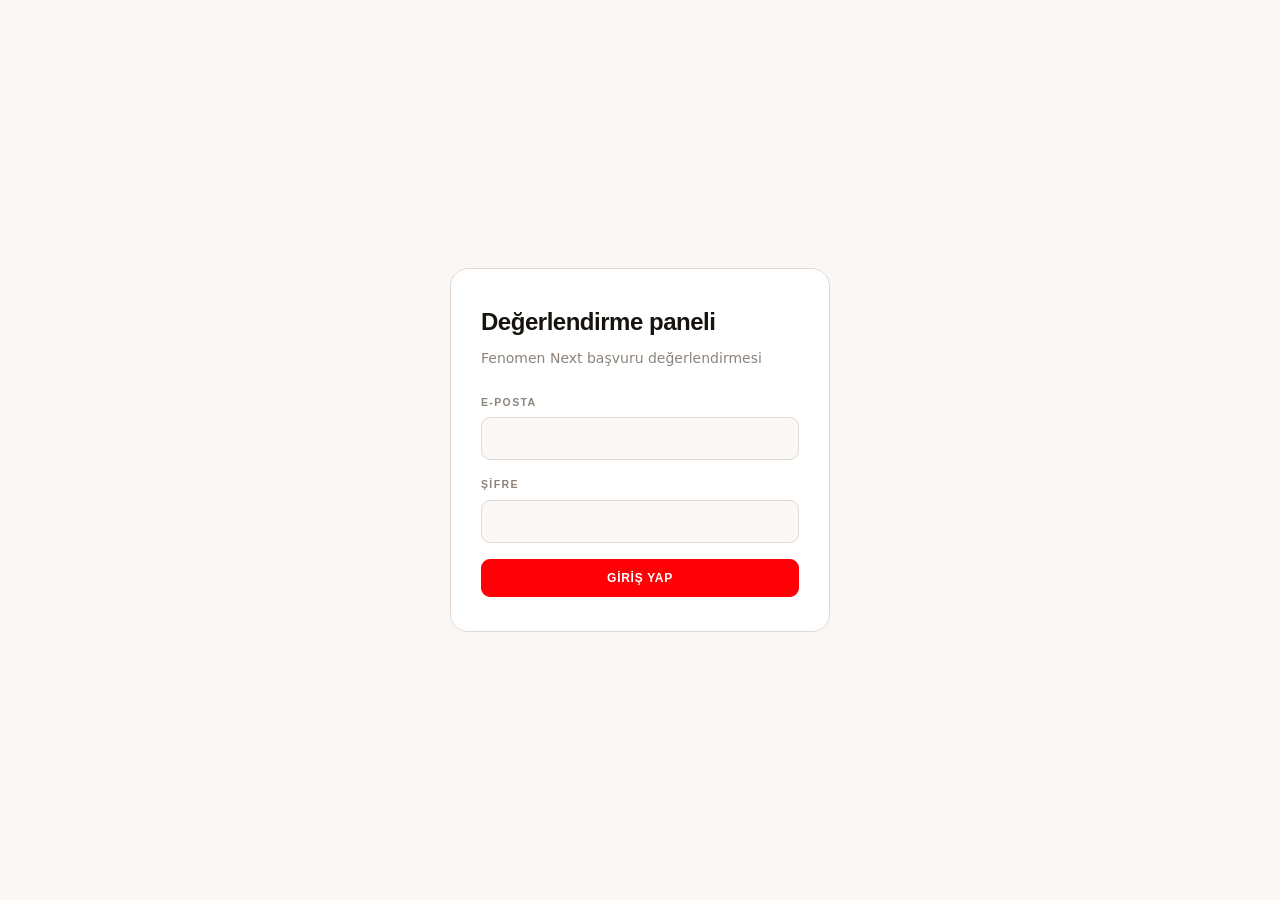
<file: panel.html>
<!DOCTYPE html>
<html lang="tr">
<head>
<meta charset="UTF-8">
<meta name="viewport" content="width=device-width,initial-scale=1">
<title>Değerlendirme Paneli — Fenomen Next</title>
<meta name="robots" content="noindex,nofollow">
<meta http-equiv="Content-Security-Policy" content="default-src 'self'; base-uri 'self'; object-src 'none'; form-action 'self'; script-src 'self' 'unsafe-inline'; style-src 'self' 'unsafe-inline' https://fonts.googleapis.com; font-src 'self' https://fonts.gstatic.com; img-src 'self' data: https:; frame-src https://drive.google.com https://www.youtube.com https://www.youtube-nocookie.com https://open.spotify.com https://www.instagram.com; connect-src 'self' https://bezwdlxombiirihxomnv.supabase.co">
<link rel="icon" href="/favicon.ico" sizes="32x32">
<link rel="preconnect" href="https://fonts.googleapis.com">
<link rel="preconnect" href="https://fonts.gstatic.com" crossorigin>
<link href="https://fonts.googleapis.com/css2?family=Archivo:wght@400;700;800&family=Roboto:wght@300;400;500&display=swap" rel="stylesheet">
<style>
:root{
  --kagit:#FAF7F4; --kagit-2:#F1ECE7; --murekkep:#17130F; --murekkep-soft:#4A423B;
  --gri:#8C837B; --cizgi:#E2DAD2; --kirmizi:#FF0007; --yesil:#0F8A4F; --sari:#B57A00;
}
*{box-sizing:border-box}
body{margin:0;background:var(--kagit);color:var(--murekkep);font-family:'Roboto',system-ui,sans-serif;font-size:15px;line-height:1.6}
h1,h2,h3,.bslk{font-family:'Archivo',sans-serif;font-weight:800;letter-spacing:-.02em;margin:0}
a{color:inherit}
.kap{max-width:1080px;margin:0 auto;padding:0 20px}
.gizli{display:none !important}

/* ---- üst bar ---- */
.bar{position:sticky;top:0;z-index:20;background:rgba(250,247,244,.94);backdrop-filter:blur(8px);border-bottom:1px solid var(--cizgi)}
.bar-ic{display:flex;align-items:center;gap:16px;padding:14px 0;flex-wrap:wrap}
.bar-ad{font-family:'Archivo',sans-serif;font-weight:800;font-size:15px;letter-spacing:-.01em}
.bar-ad em{color:var(--kirmizi);font-style:normal}
.bar-sag{margin-left:auto;display:flex;align-items:center;gap:12px;flex-wrap:wrap}
.rozet{font-family:'Archivo',sans-serif;font-weight:800;font-size:9.5px;letter-spacing:.14em;text-transform:uppercase;padding:5px 9px;border-radius:5px;background:var(--murekkep);color:#fff;white-space:nowrap}
.kim{font-size:13px;color:var(--gri)}

/* ---- sekmeler ---- */
.sekmeler{display:flex;gap:4px;border-bottom:1px solid var(--cizgi);margin:22px 0 24px;flex-wrap:wrap}
.sekme{background:none;border:none;padding:11px 16px;font-family:'Archivo',sans-serif;font-weight:800;font-size:12px;letter-spacing:.08em;text-transform:uppercase;color:var(--gri);cursor:pointer;border-bottom:2px solid transparent;margin-bottom:-1px}
.sekme.aktif{color:var(--murekkep);border-bottom-color:var(--kirmizi)}

/* ---- düğmeler ---- */
.btn{font-family:'Archivo',sans-serif;font-weight:800;font-size:12px;letter-spacing:.06em;text-transform:uppercase;padding:11px 18px;border-radius:9px;border:1px solid var(--cizgi);background:#fff;color:var(--murekkep);cursor:pointer;transition:.18s}
.btn:hover{border-color:var(--murekkep)}
.btn:disabled{opacity:.45;cursor:default}
.btn-kirmizi{background:var(--kirmizi);border-color:var(--kirmizi);color:#fff}
.btn-koyu{background:var(--murekkep);border-color:var(--murekkep);color:#fff}
.btn-sm{padding:8px 13px;font-size:11px}

/* ---- giriş ---- */
.giris-sar{min-height:100vh;display:grid;place-items:center;padding:24px}
.giris{width:100%;max-width:380px;background:#fff;border:1px solid var(--cizgi);border-radius:18px;padding:34px 30px}
.giris h1{font-size:24px;margin-bottom:6px}
.giris p{color:var(--gri);font-size:14px;margin:0 0 24px}
label{display:block;font-family:'Archivo',sans-serif;font-weight:800;font-size:10.5px;letter-spacing:.13em;text-transform:uppercase;color:var(--gri);margin-bottom:7px}
input[type=email],input[type=password],input[type=text],select,textarea{
  width:100%;padding:12px 14px;border:1px solid var(--cizgi);border-radius:9px;
  background:var(--kagit);font-family:'Roboto',sans-serif;font-size:15px;color:var(--murekkep);
}
input:focus,select:focus,textarea:focus{outline:none;border-color:var(--murekkep)}
.alan{margin-bottom:16px}
.hata{color:var(--kirmizi);font-size:13.5px;margin-top:10px;display:none}
.hata.gorunur{display:block}

/* ---- süzgeç ---- */
.suzgec{display:flex;gap:7px;flex-wrap:wrap;margin-bottom:20px;align-items:center}
.sz{background:#fff;border:1px solid var(--cizgi);border-radius:20px;padding:7px 14px;font-size:13px;cursor:pointer;white-space:nowrap}
.sz.aktif{background:var(--murekkep);border-color:var(--murekkep);color:#fff}
.sz b{font-family:'Archivo',sans-serif;font-weight:800;margin-left:5px;opacity:.7}
.ara{margin-left:auto;max-width:220px}

/* ---- kart ---- */
.kart{background:#fff;border:1px solid var(--cizgi);border-radius:15px;padding:22px;margin-bottom:14px}
.kart-bas{display:flex;align-items:flex-start;gap:14px;flex-wrap:wrap}
.no{font-family:'Archivo',sans-serif;font-weight:800;font-size:20px;color:var(--kirmizi);min-width:44px}
.kart-ad{font-family:'Archivo',sans-serif;font-weight:800;font-size:18px;letter-spacing:-.01em}
.kart-alt{font-size:13px;color:var(--gri);margin-top:3px}
.kart-sag{margin-left:auto;display:flex;gap:7px;align-items:center;flex-wrap:wrap}
.durum{font-family:'Archivo',sans-serif;font-weight:800;font-size:9.5px;letter-spacing:.13em;text-transform:uppercase;padding:5px 9px;border-radius:5px;border:1px solid var(--cizgi);color:var(--gri)}
.durum.gecti{background:var(--yesil);border-color:var(--yesil);color:#fff}
.durum.elendi{background:var(--kagit-2);color:var(--gri)}
.durum.kararsiz{border-color:var(--sari);color:var(--sari)}
.kart-govde{margin-top:18px;display:grid;grid-template-columns:1.1fr 1fr;gap:22px}
.etkt{font-family:'Archivo',sans-serif;font-weight:800;font-size:10px;letter-spacing:.14em;text-transform:uppercase;color:var(--gri);margin-bottom:6px}
.soru{margin-bottom:14px}
.soru p{margin:0;color:var(--murekkep-soft);font-size:14.5px;white-space:pre-wrap}
.video{width:100%;aspect-ratio:16/9;border:0;border-radius:11px;background:var(--kagit-2)}
.video-not{font-size:12px;color:var(--gri);margin-top:7px}
.video-ac{display:inline-block;font-size:12.5px;color:var(--gri);margin-top:5px;text-decoration:underline;text-underline-offset:3px}
.video-yok{aspect-ratio:16/9;border-radius:11px;background:var(--kagit-2);display:grid;place-items:center;text-align:center;padding:18px;color:var(--gri);font-size:13.5px}
.kart-ayak{margin-top:18px;padding-top:16px;border-top:1px solid var(--cizgi);display:flex;gap:8px;flex-wrap:wrap;align-items:center}
.onay-iz{font-size:12px;color:var(--gri);margin-left:auto}
.onay-iz span{margin-left:9px}
.onay-iz .var{color:var(--yesil)}

/* ---- puanlama ---- */
.puan-ort{font-family:'Archivo',sans-serif;font-weight:800;font-size:26px}
.puan-ort small{font-size:12px;color:var(--gri);font-weight:400;font-family:'Roboto',sans-serif}

/* ---- tablo ---- */
.tablo-sar{overflow-x:auto}
table{border-collapse:collapse;width:100%;font-size:14px;min-width:640px}
th,td{text-align:left;padding:11px 12px;border-bottom:1px solid var(--cizgi)}
th{font-family:'Archivo',sans-serif;font-weight:800;font-size:10px;letter-spacing:.12em;text-transform:uppercase;color:var(--gri)}
td.sayi,th.sayi{text-align:right;font-variant-numeric:tabular-nums}

/* ---- jüri sonuçları ---- */
.sn-tablo{font-size:13px;min-width:900px}
.sn-tablo th,.sn-tablo td{padding:9px 8px;vertical-align:middle}
.sn-tablo th.sn-juri{min-width:66px;font-size:10.5px;letter-spacing:.02em;text-transform:none;line-height:1.25;vertical-align:bottom}
.sn-tablo .sn-aday{position:sticky;left:0;z-index:2;background:var(--kagit);min-width:210px}
.sn-aday small{display:block;color:var(--gri);font-size:11.5px;margin-left:29px}
.sn-sira{display:inline-block;width:29px;font-family:'Archivo',sans-serif;font-weight:800;font-size:15px;color:var(--kirmizi)}
.sn-ilerleme td{font-size:11.5px;color:var(--gri);background:var(--kagit-2)}
.sn-tablo .sn-ilerleme .sn-aday{background:var(--kagit-2)}
.sn-yok{color:var(--cizgi)}
.sn-gecti{color:var(--yesil)}
.sn-gecmedi{color:var(--kirmizi)}
.sn-detay{min-width:760px;font-size:12.5px;background:#fff;border-radius:8px}
.sn-detay th{font-size:9.5px;letter-spacing:.04em;line-height:1.25}
.sn-detay th,.sn-detay td{padding:7px 8px}
.sn-not{max-width:210px;white-space:pre-wrap;color:var(--murekkep-soft)}

.bos{text-align:center;padding:60px 20px;color:var(--gri)}
.yukleniyor{text-align:center;padding:50px;color:var(--gri)}
.uyari{background:var(--kagit-2);border-radius:12px;padding:16px 18px;font-size:14px;color:var(--murekkep-soft);margin-bottom:18px}
.sifre-kutu{background:var(--murekkep);color:#fff;border-radius:11px;padding:16px 18px;margin-top:14px;font-family:'Archivo',sans-serif;font-weight:700;word-break:break-all}
.sifre-kutu small{display:block;font-family:'Roboto',sans-serif;font-weight:400;font-size:12.5px;opacity:.7;margin-bottom:6px}

/* ---- sırayla izle ---- */
.oyn-ust{display:flex;align-items:center;gap:14px;flex-wrap:wrap;margin-bottom:16px}
.oyn-sayac{font-family:'Archivo',sans-serif;font-weight:800;font-size:15px}
.oyn-sayac small{color:var(--gri);font-weight:400;font-family:'Roboto',sans-serif;font-size:13px}
.oyn-ipucu{margin-left:auto;font-size:12.5px;color:var(--gri)}
.oyn-ipucu kbd,.oyn-oy kbd{font-family:'Archivo',sans-serif;font-weight:700;font-size:10.5px;border:1px solid var(--cizgi);border-radius:4px;padding:1px 5px;background:#fff;color:var(--murekkep-soft)}
.oyn{display:grid;grid-template-columns:1.75fr 1fr;gap:22px;align-items:start}
.oyn .video,.oyn .video-yok{border-radius:13px}
.oyn-bilgi{background:#fff;border:1px solid var(--cizgi);border-radius:15px;padding:20px}
.oyn-metin{max-height:230px;overflow:auto;margin:14px 0 4px}
.oyn-oy{display:grid;grid-template-columns:repeat(3,1fr);gap:8px;margin-top:16px}
.oyn-oy .btn{padding:14px 8px;display:flex;flex-direction:column;align-items:center;gap:6px}
.oyn-oy .btn.gecti.secili{background:var(--yesil);border-color:var(--yesil);color:#fff}
.oyn-oy .btn.kararsiz.secili{background:var(--sari);border-color:var(--sari);color:#fff}
.oyn-oy .btn.elendi.secili{background:var(--murekkep);border-color:var(--murekkep);color:#fff}
.oyn-oy.iki{grid-template-columns:1fr 1fr}
.oyn-oy .btn.gecmedi.secili{background:var(--kirmizi);border-color:var(--kirmizi);color:#fff}
.oyn-oy .btn.secili kbd{background:transparent;color:inherit;border-color:rgba(255,255,255,.5)}
.oyn-gez{display:flex;gap:8px;margin-top:10px}
.oyn-gez .btn{flex:1}

/* ---- jüri: sırayla izle ve karar ver ---- */
.jo-bas{display:flex;align-items:center;gap:12px;flex-wrap:wrap}
.jo-bas .btn{margin-left:auto}
.jo-sol{position:sticky;top:78px}
.jo-alt{display:grid;grid-template-columns:1fr 250px;gap:16px;align-items:end;margin-top:12px}
.jo-kim{display:flex;gap:10px;align-items:flex-start}
.jo-tanitim{margin:10px 0 8px;font-size:13px;color:var(--gri)}
.jo-tanitim summary{cursor:pointer}
.jo-tanitim p{margin:6px 0 0;max-height:130px;overflow:auto;white-space:pre-wrap;color:var(--murekkep-soft)}
.jo-not{margin:0}
.jo-not textarea{padding:8px 10px;font-size:14px}
.jo-kayit{font-size:12.5px;color:var(--gri);min-height:20px}
.jo-kayit kbd,#joKayit kbd{font-family:'Archivo',sans-serif;font-size:10.5px;border:1px solid var(--cizgi);border-radius:4px;padding:1px 5px;background:#fff}
.jo-hata{color:var(--kirmizi);font-weight:500}

@media (max-width:820px){
  .jo-sol{display:contents}
  .jo-video{order:1;position:sticky;top:0;z-index:25;background:var(--kagit);margin:0 -20px;padding:6px 20px}
  .oyn-bilgi{order:2}
  .jo-alt{order:3;grid-template-columns:1fr;margin-top:0}
  .jo-video .video{max-height:34vh !important}
  .jo-video .video-not,.jo-video .video-ac{display:none}
  .oyn{grid-template-columns:1fr}
  .oyn-ipucu{display:none}
  .kart-govde{grid-template-columns:1fr}
  .ara{margin-left:0;max-width:none;width:100%}
}
</style>
</head>
<body>

<!-- ================= GİRİŞ ================= -->
<div class="giris-sar" id="girisEkran">
  <form class="giris" id="girisForm">
    <h1>Değerlendirme paneli</h1>
    <p>Fenomen Next başvuru değerlendirmesi</p>
    <div class="alan">
      <label for="eposta">E-posta</label>
      <input type="email" id="eposta" autocomplete="username" required>
    </div>
    <div class="alan">
      <label for="sifre">Şifre</label>
      <input type="password" id="sifre" autocomplete="current-password" required>
    </div>
    <button class="btn btn-kirmizi" style="width:100%" id="girisBtn">Giriş yap</button>
    <div class="hata" id="girisHata"></div>
  </form>
</div>

<!-- ================= PANEL ================= -->
<div class="gizli" id="panel">
  <div class="bar"><div class="kap bar-ic">
    <div class="bar-ad">FENOMEN <em>NEXT</em></div>
    <span class="rozet" id="rolRozet">—</span>
    <div class="bar-sag">
      <span class="kim" id="kimYazi"></span>
      <button class="btn btn-sm" id="cikisBtn">Çıkış</button>
    </div>
  </div></div>

  <div class="kap">
    <div class="sekmeler" id="sekmeler"></div>
    <div id="icerik"><div class="yukleniyor">Yükleniyor…</div></div>
  </div>
</div>

<script src="js/panel.js?v=b91049e312"></script>
</body>
</html>
</file>
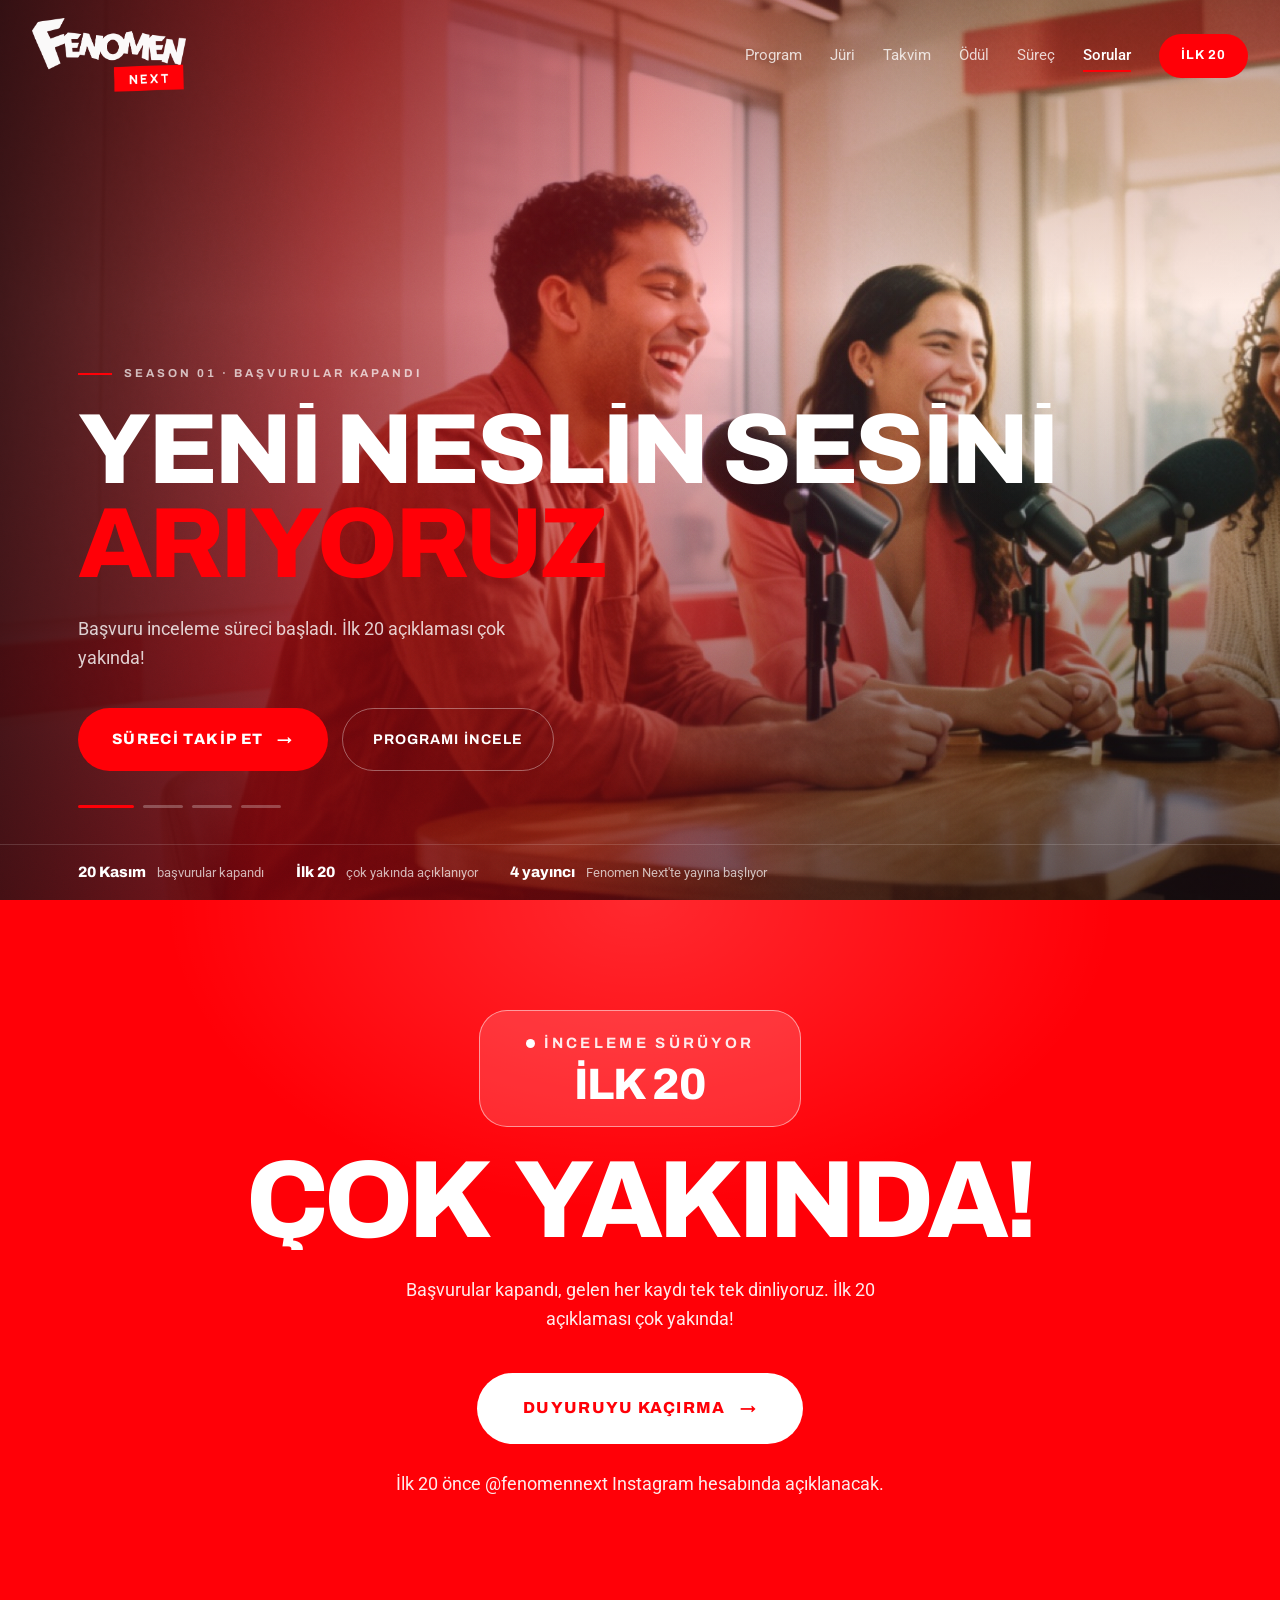
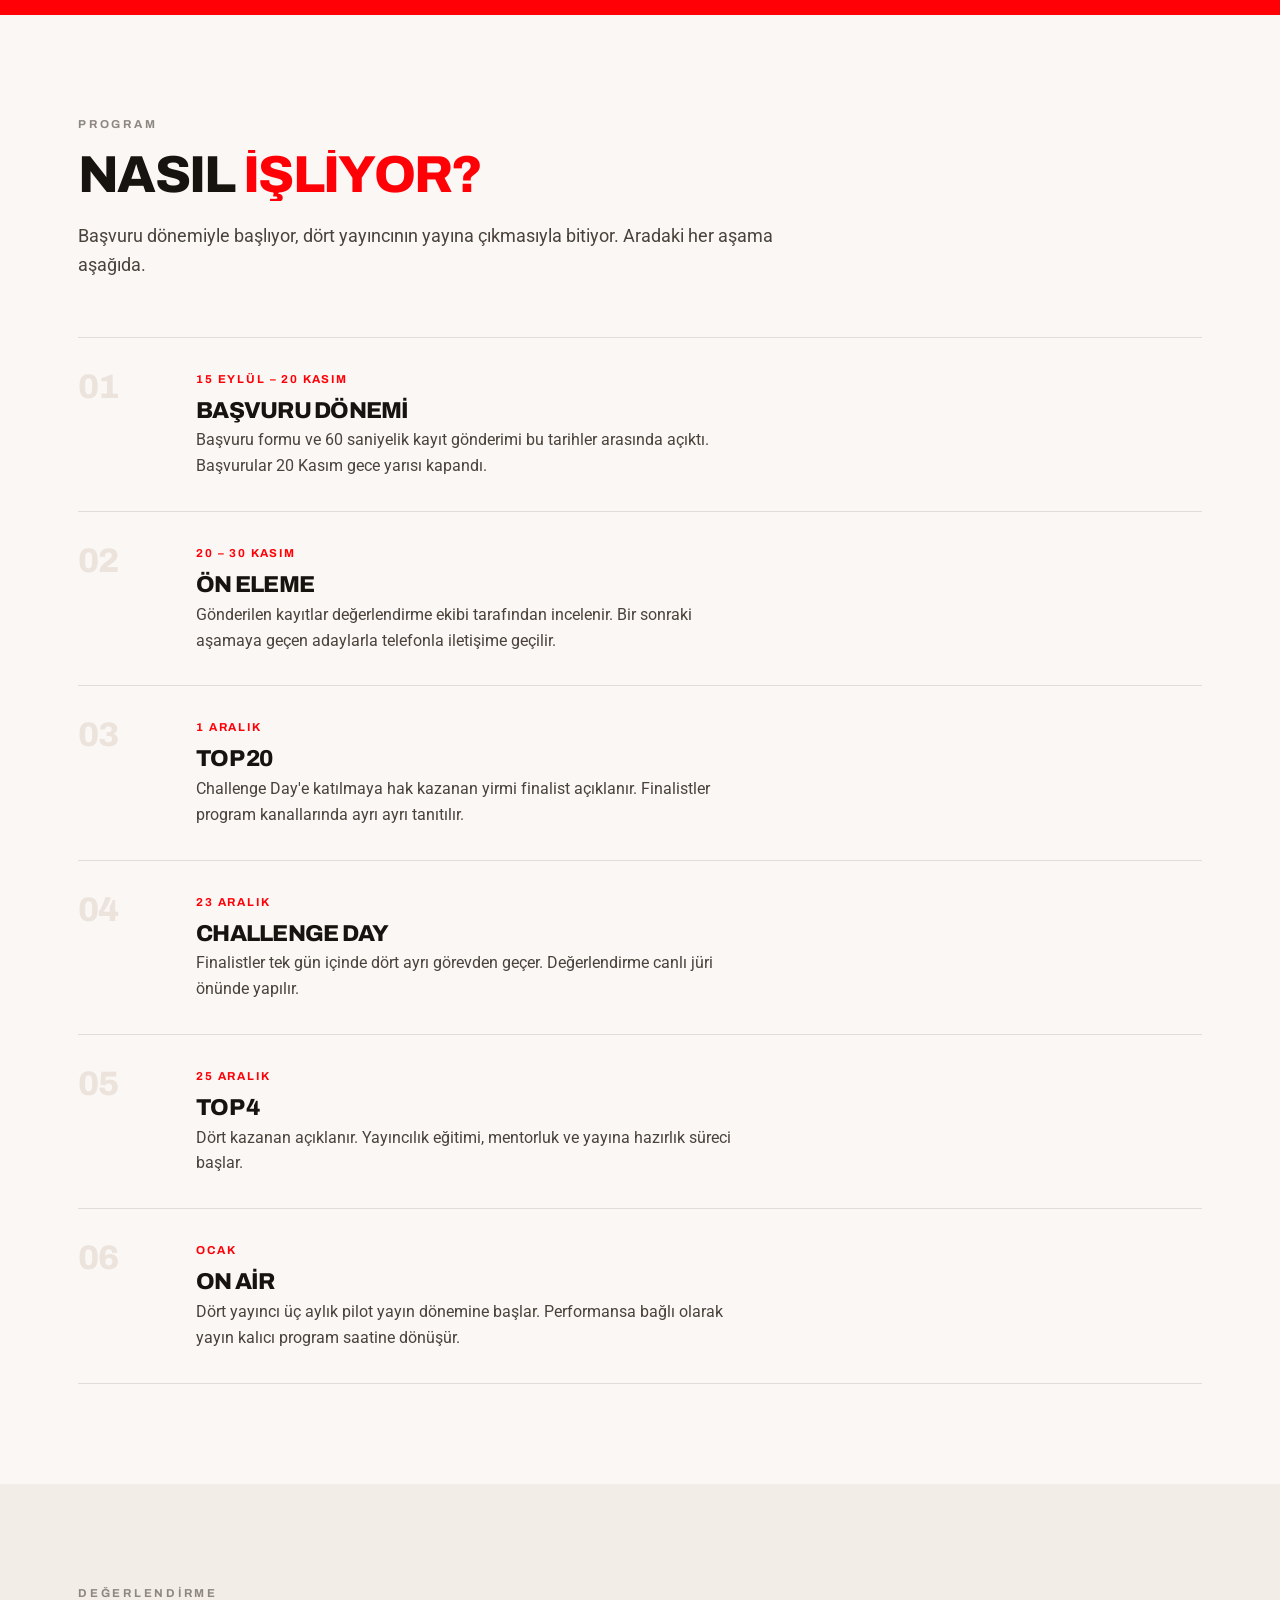
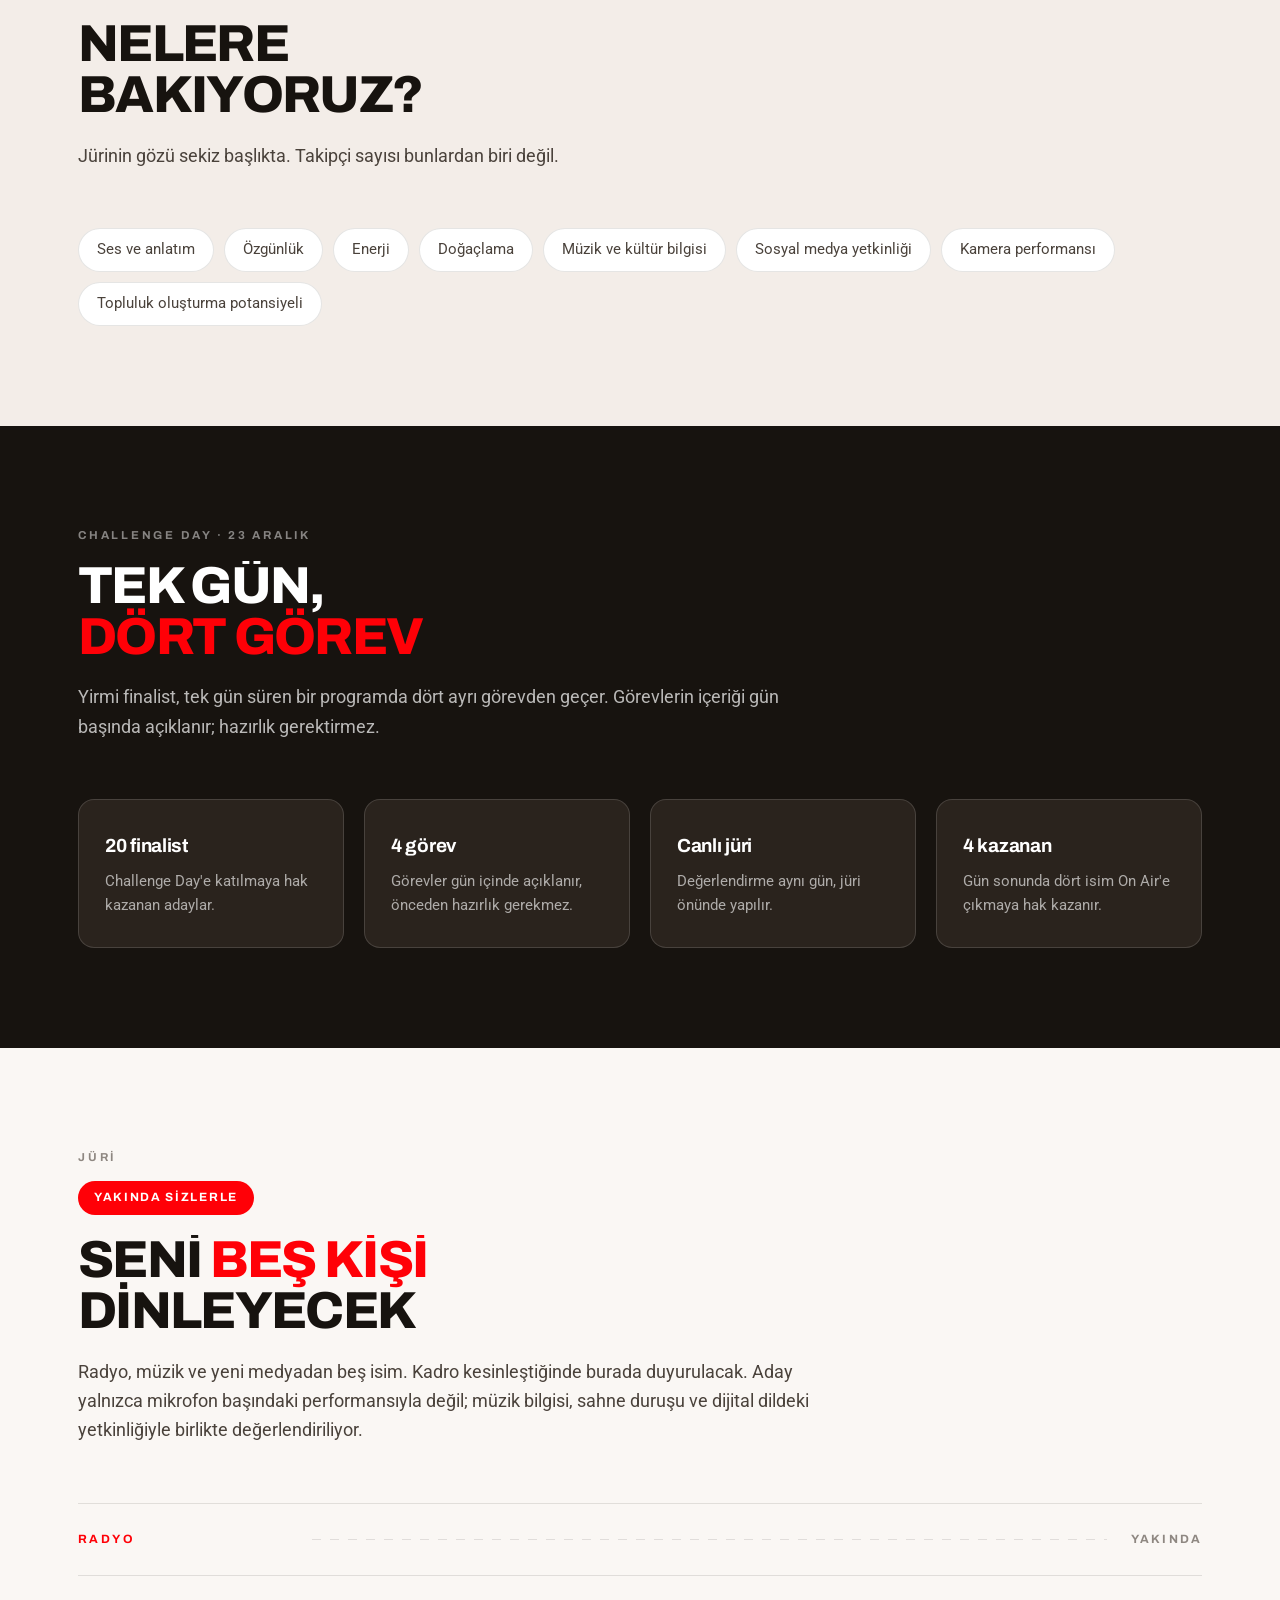
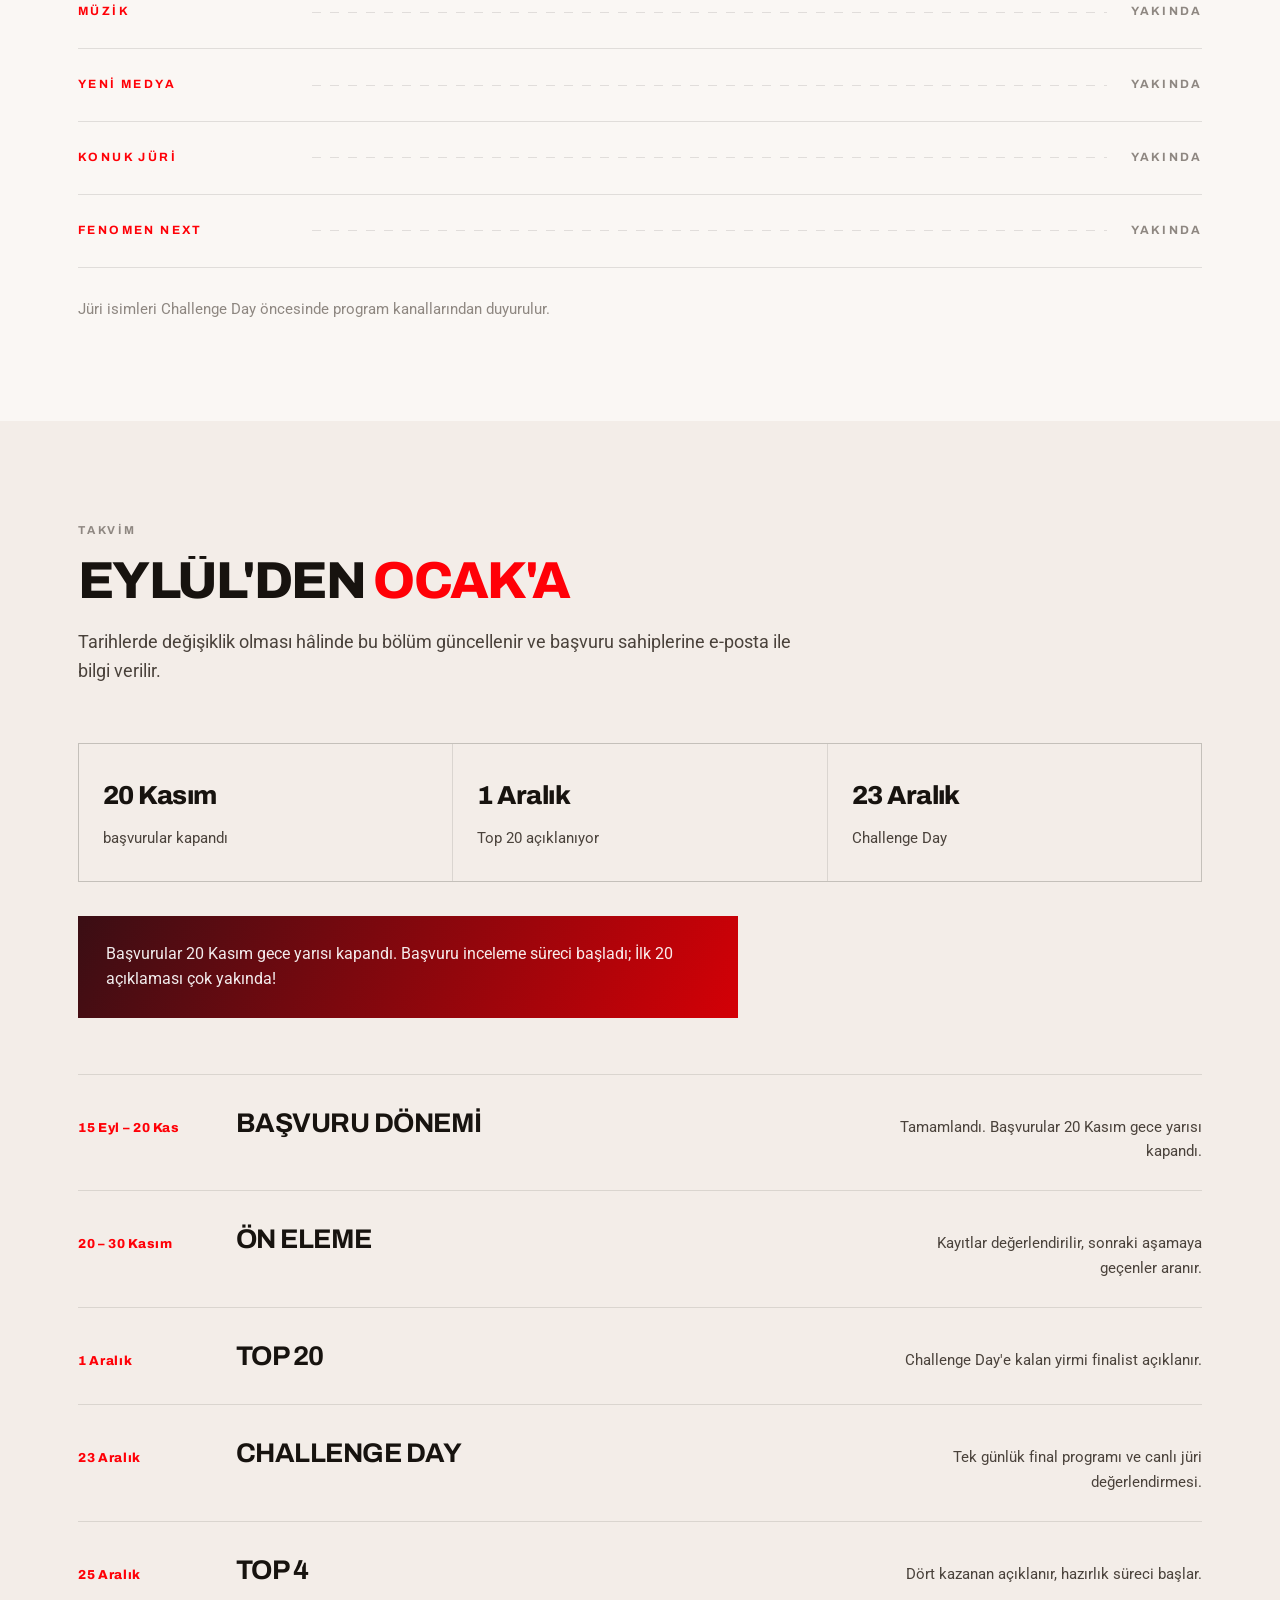
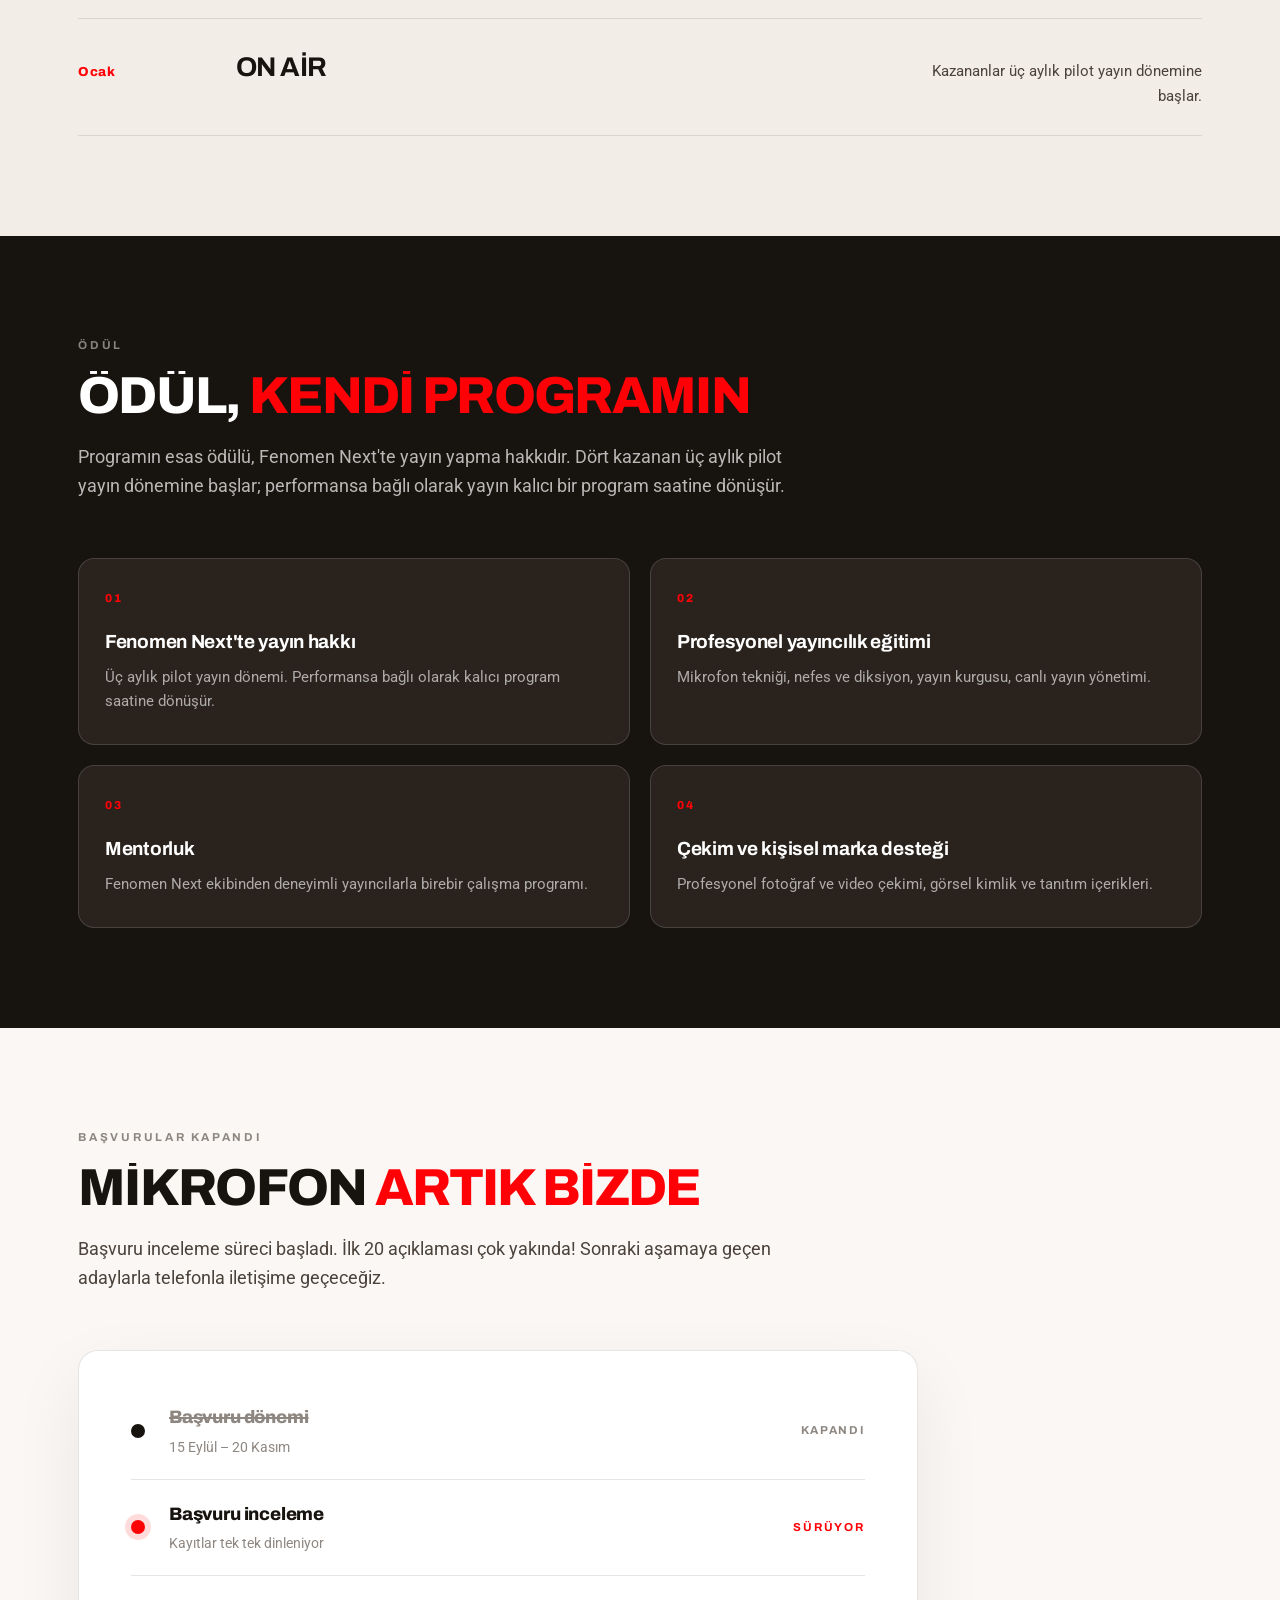
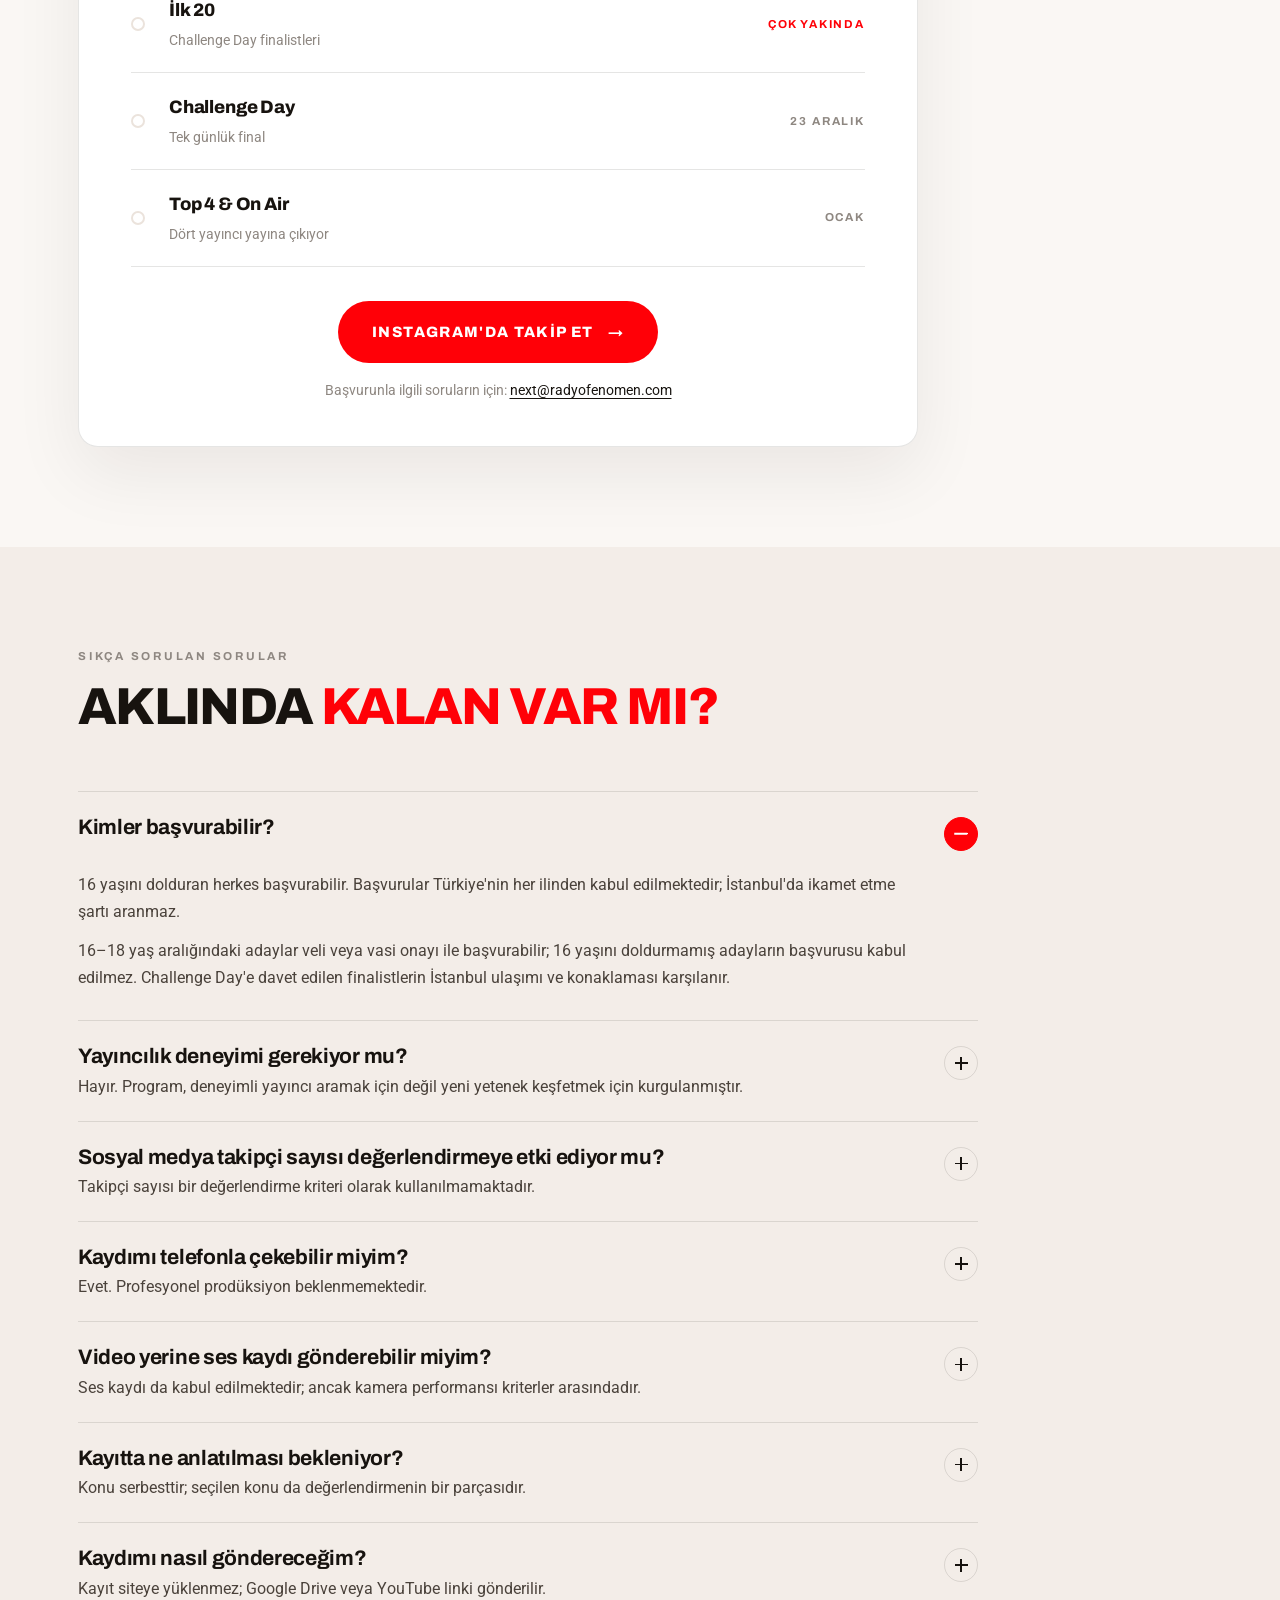
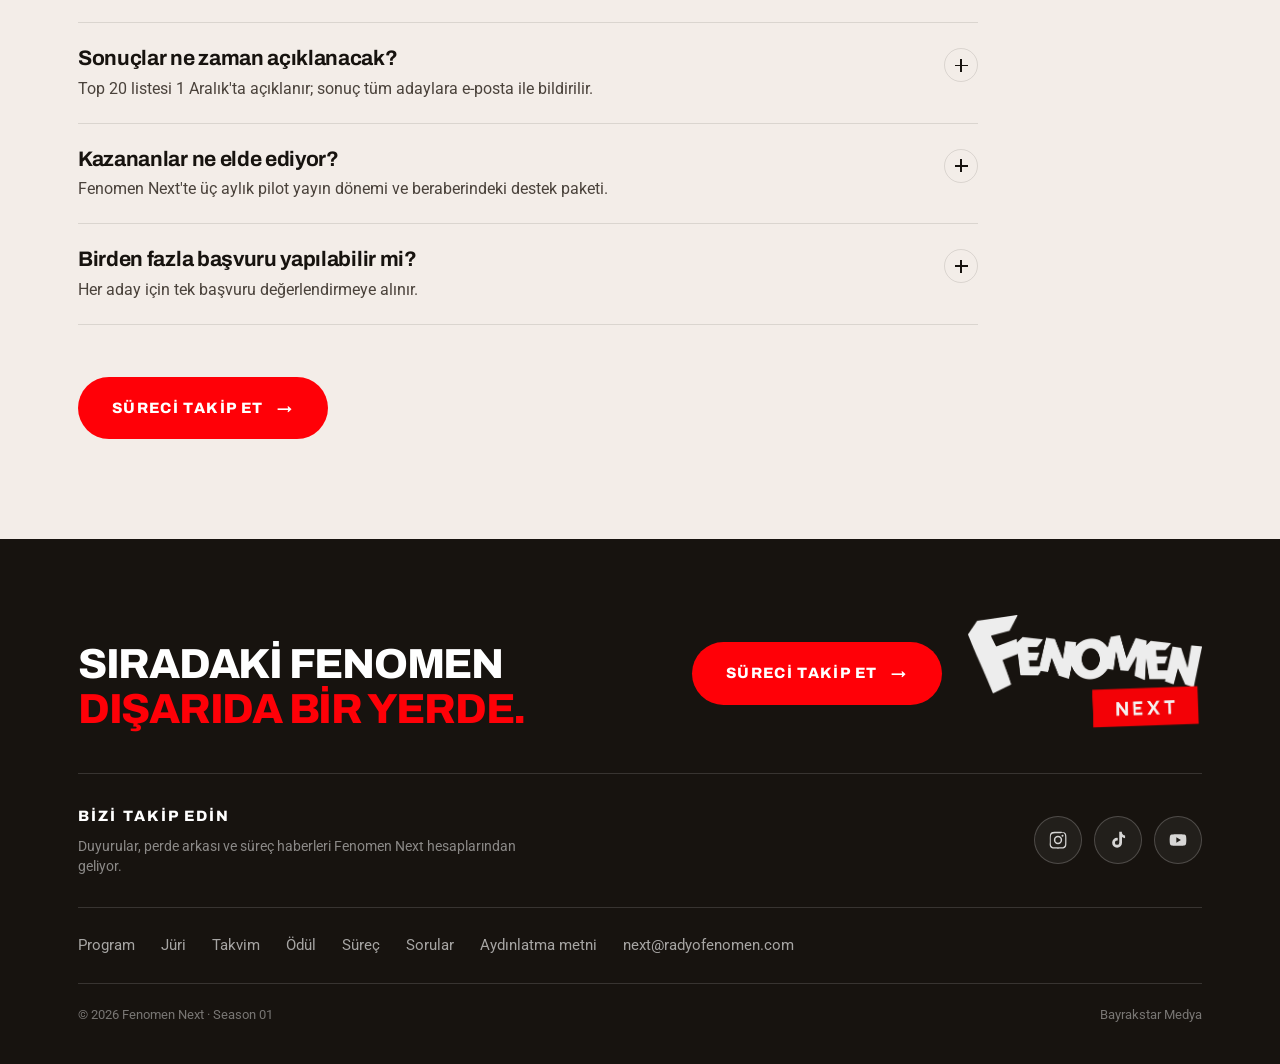
<file: program.html>
<!DOCTYPE html>
<html lang="tr">
<head>
<meta charset="UTF-8">
<title>Program — Fenomen Next</title>
<meta name="robots" content="noindex">
<link rel="icon" href="/favicon.ico" sizes="32x32">
<link rel="canonical" href="https://fenomennext.com/#program">
<meta http-equiv="refresh" content="0; url=index.html#program">
<script>location.replace('index.html#program');</script>
</head>
<body>
<p>Program bölümü ana sayfaya taşındı. <a href="index.html#program">Devam et</a></p>
</body>
</html>
</file>
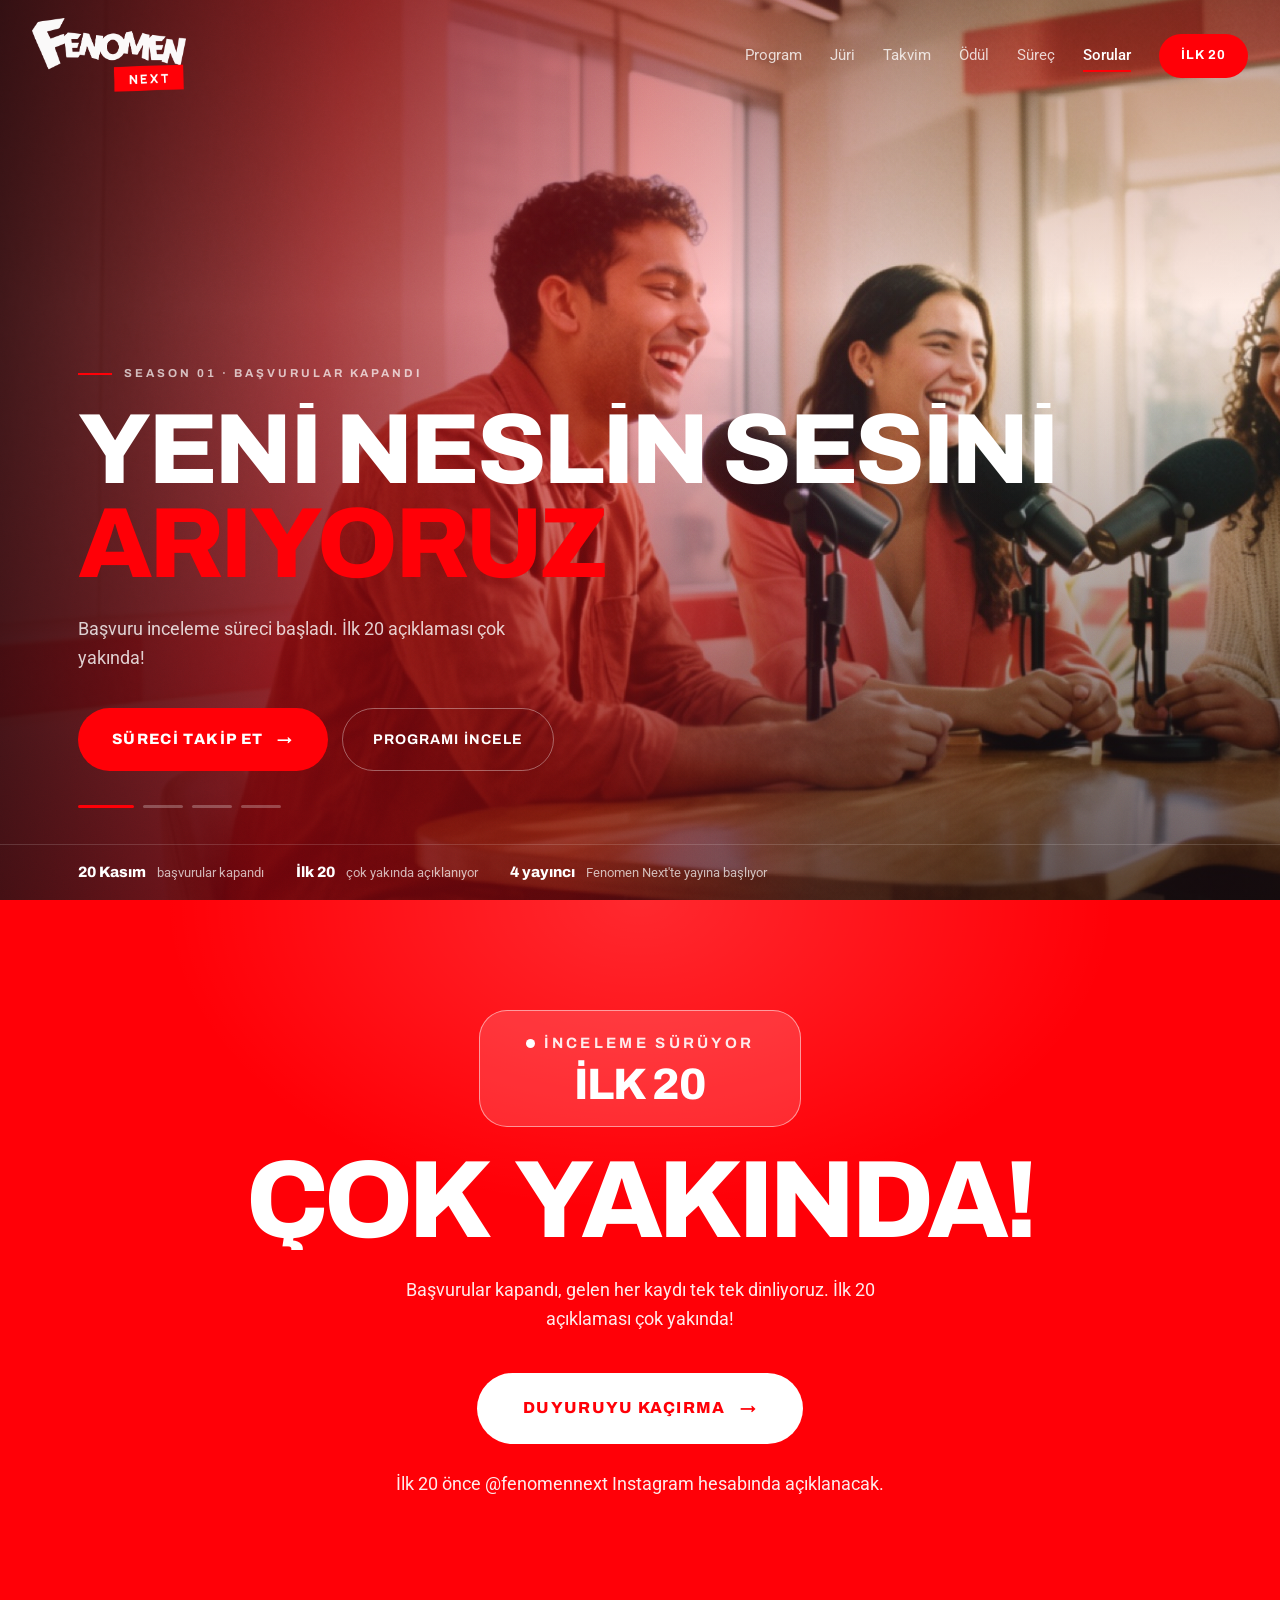
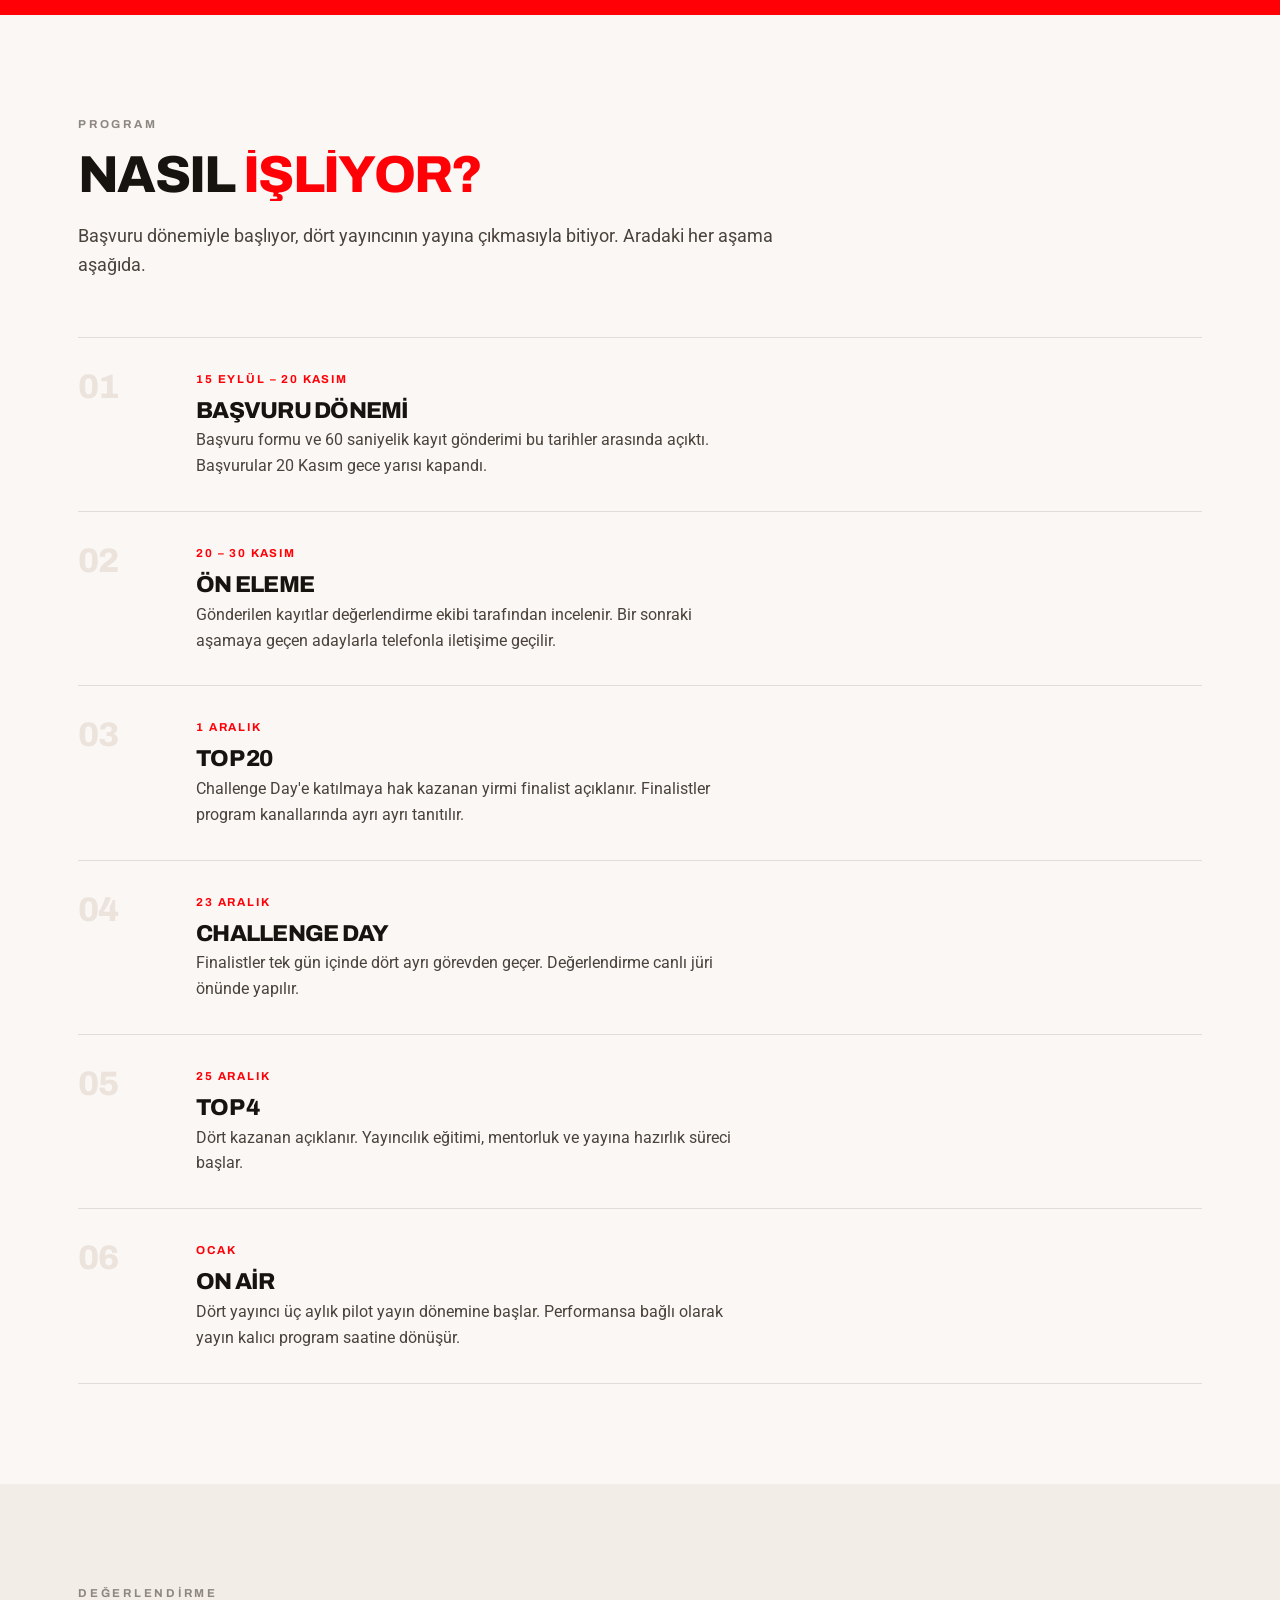
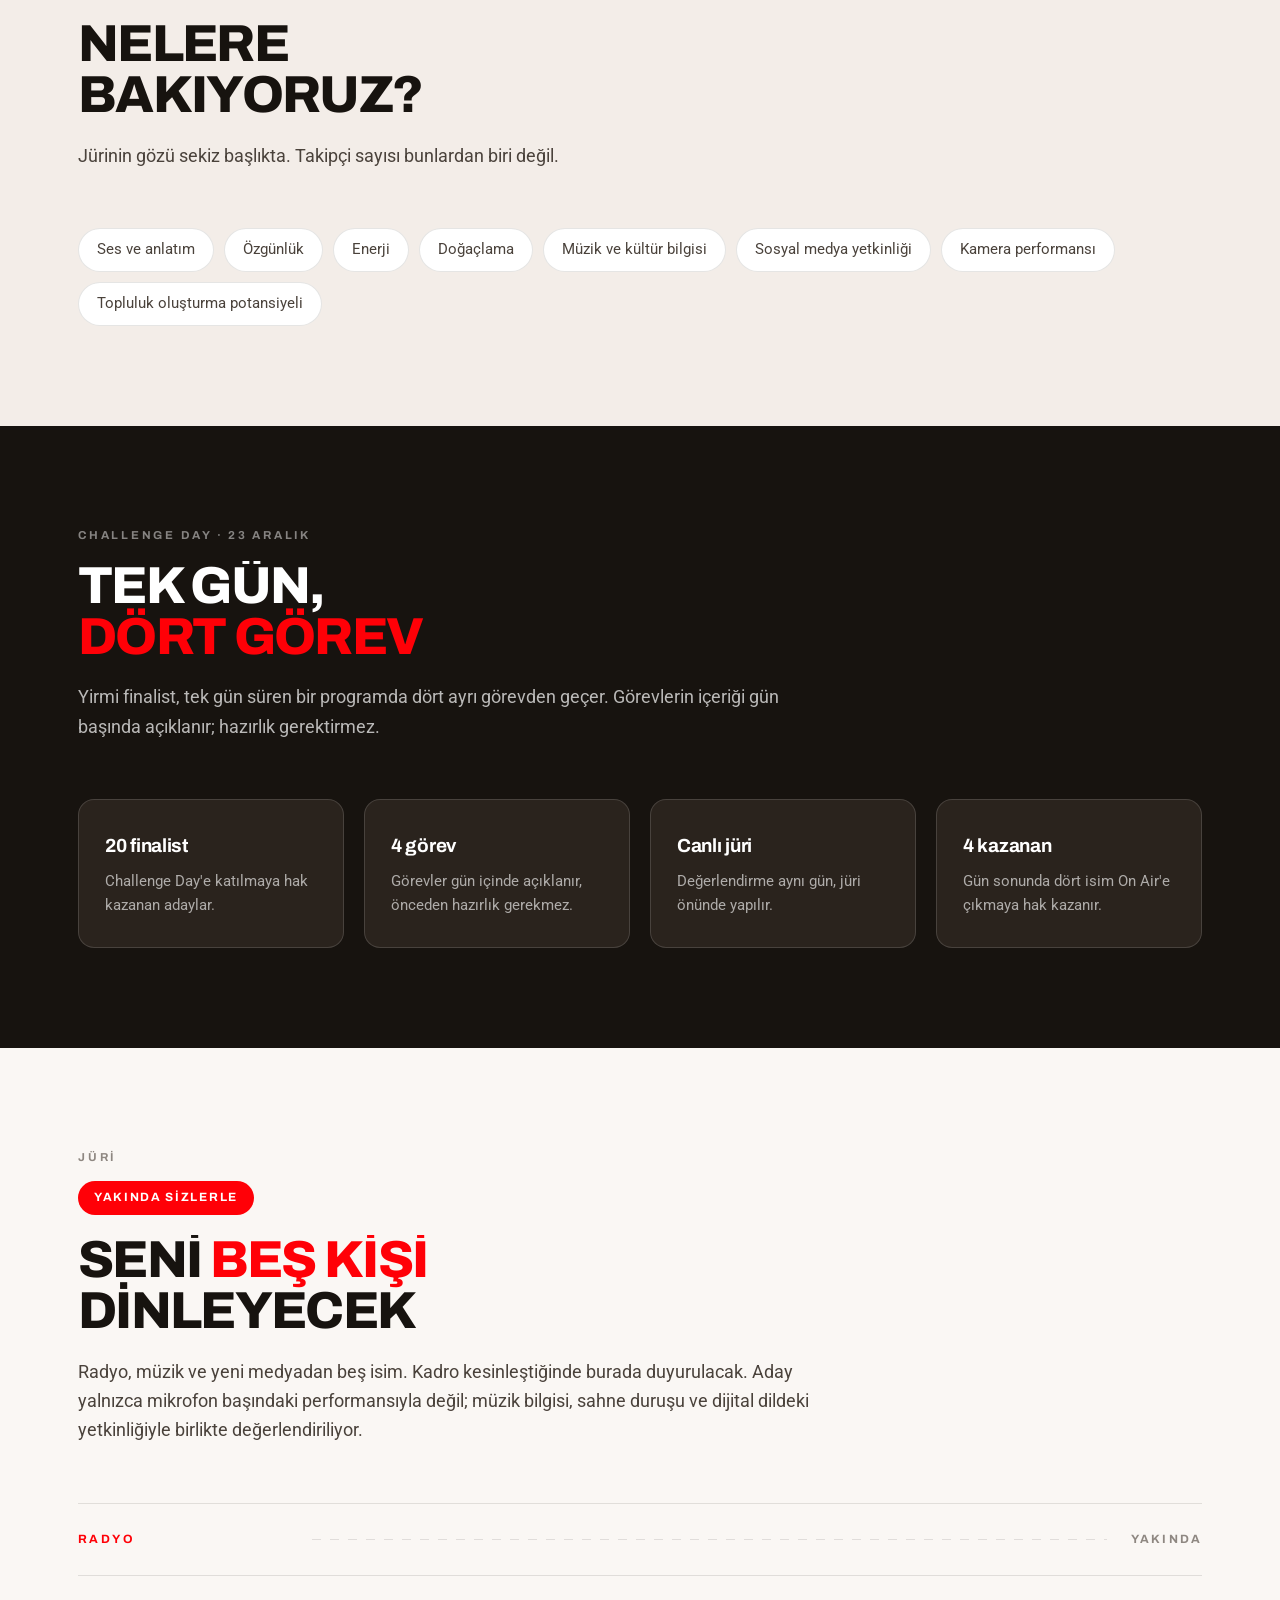
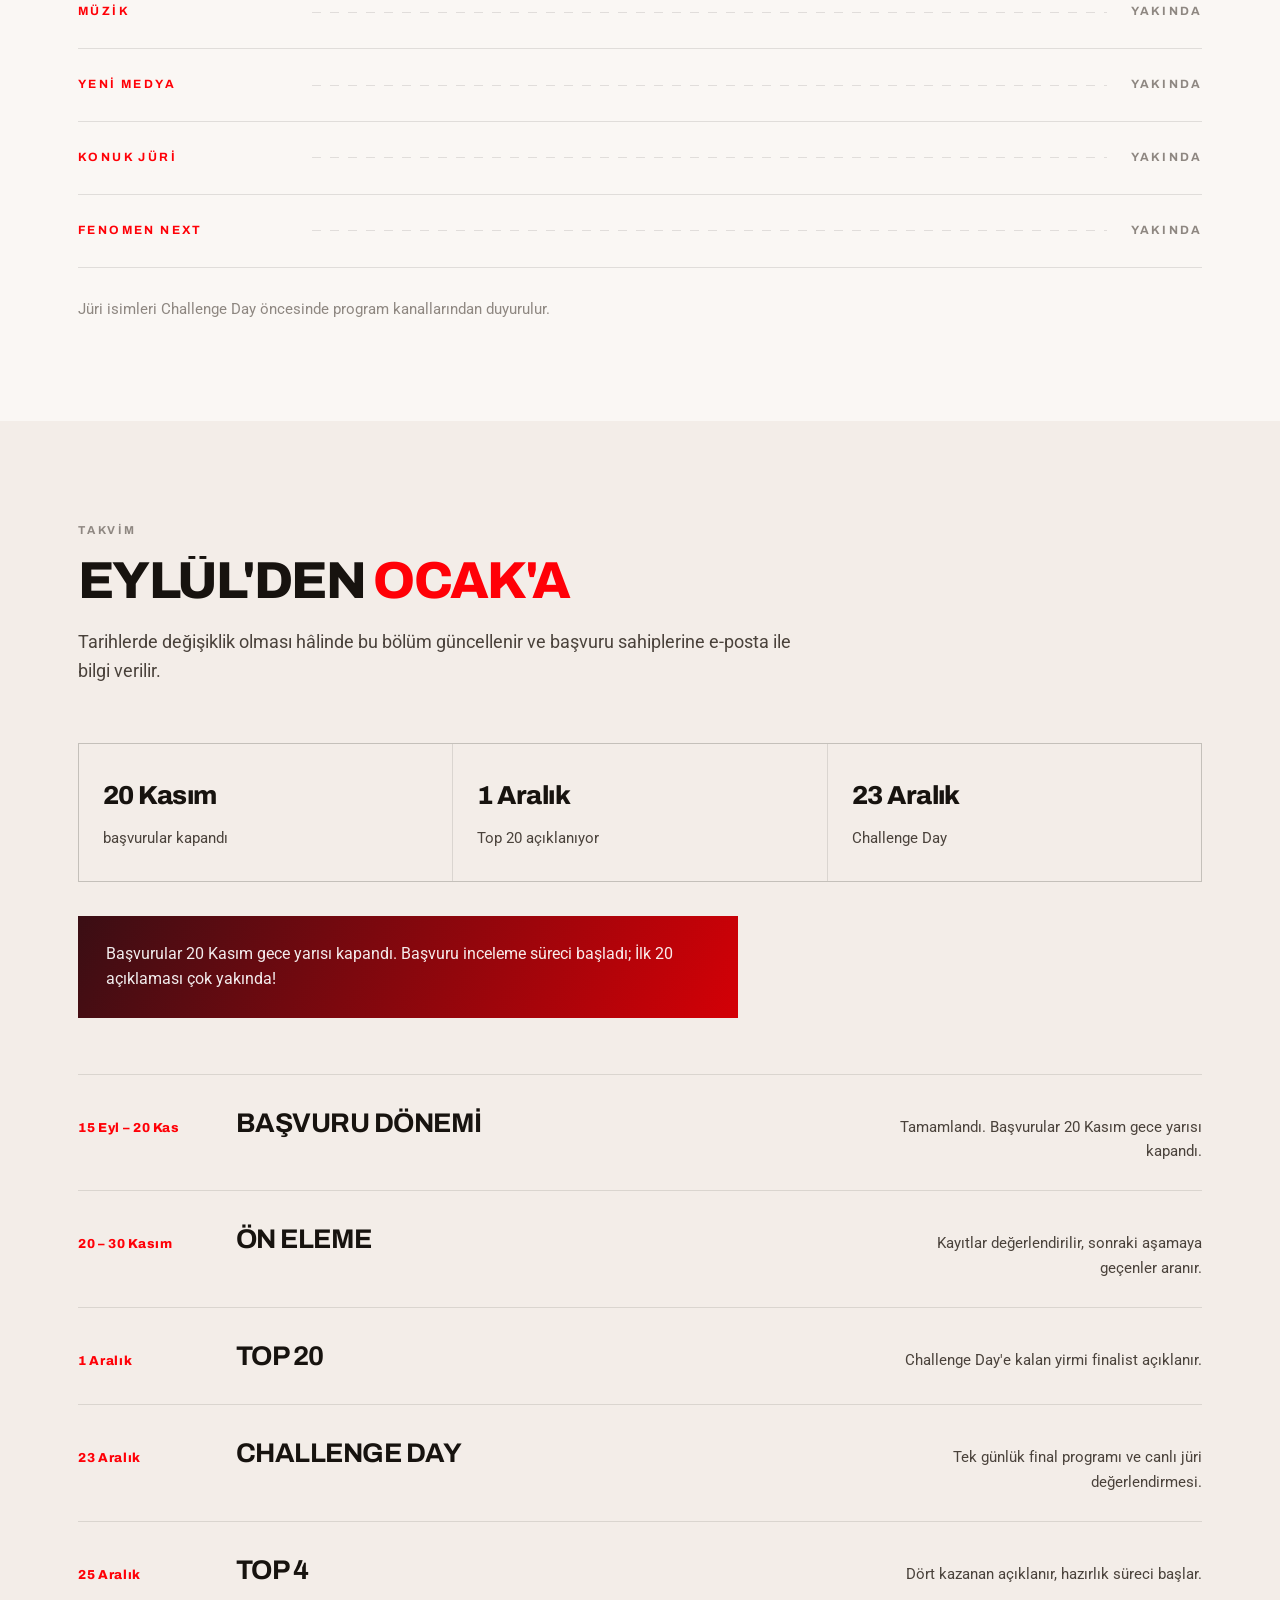
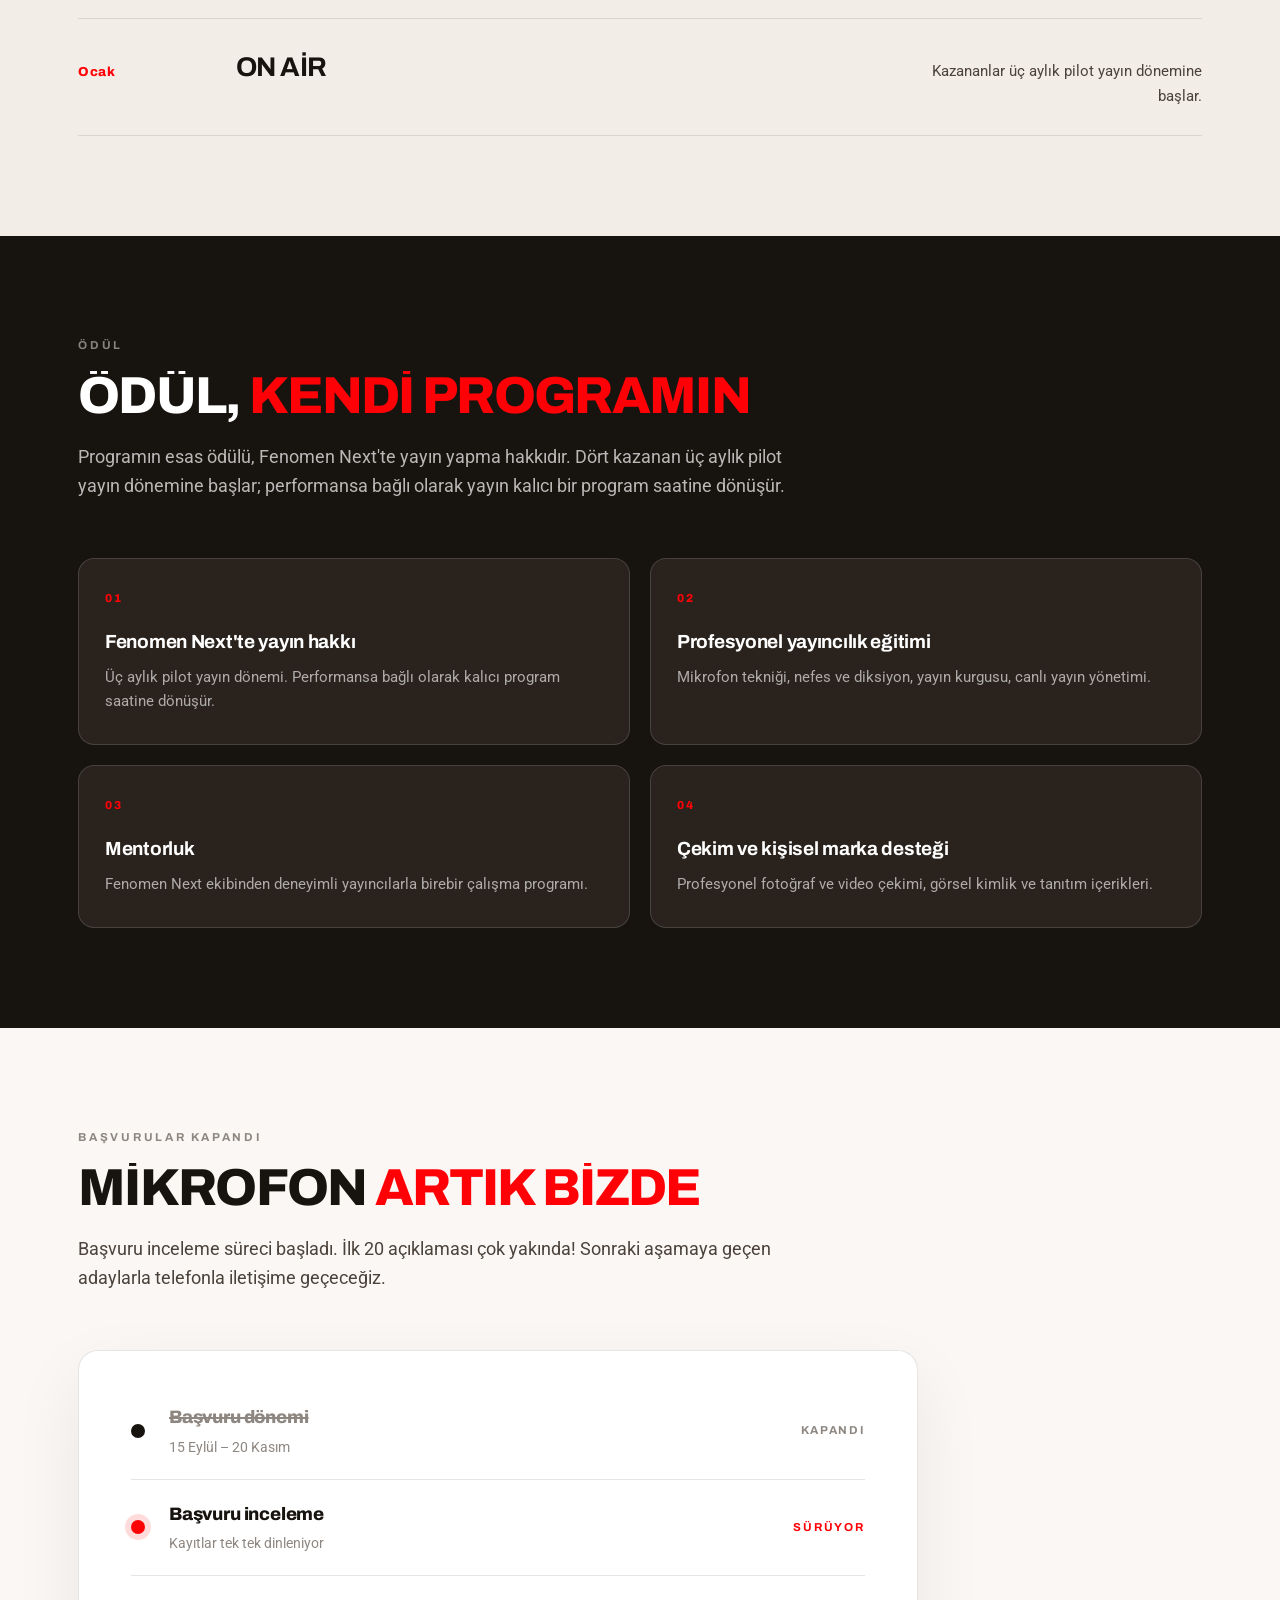
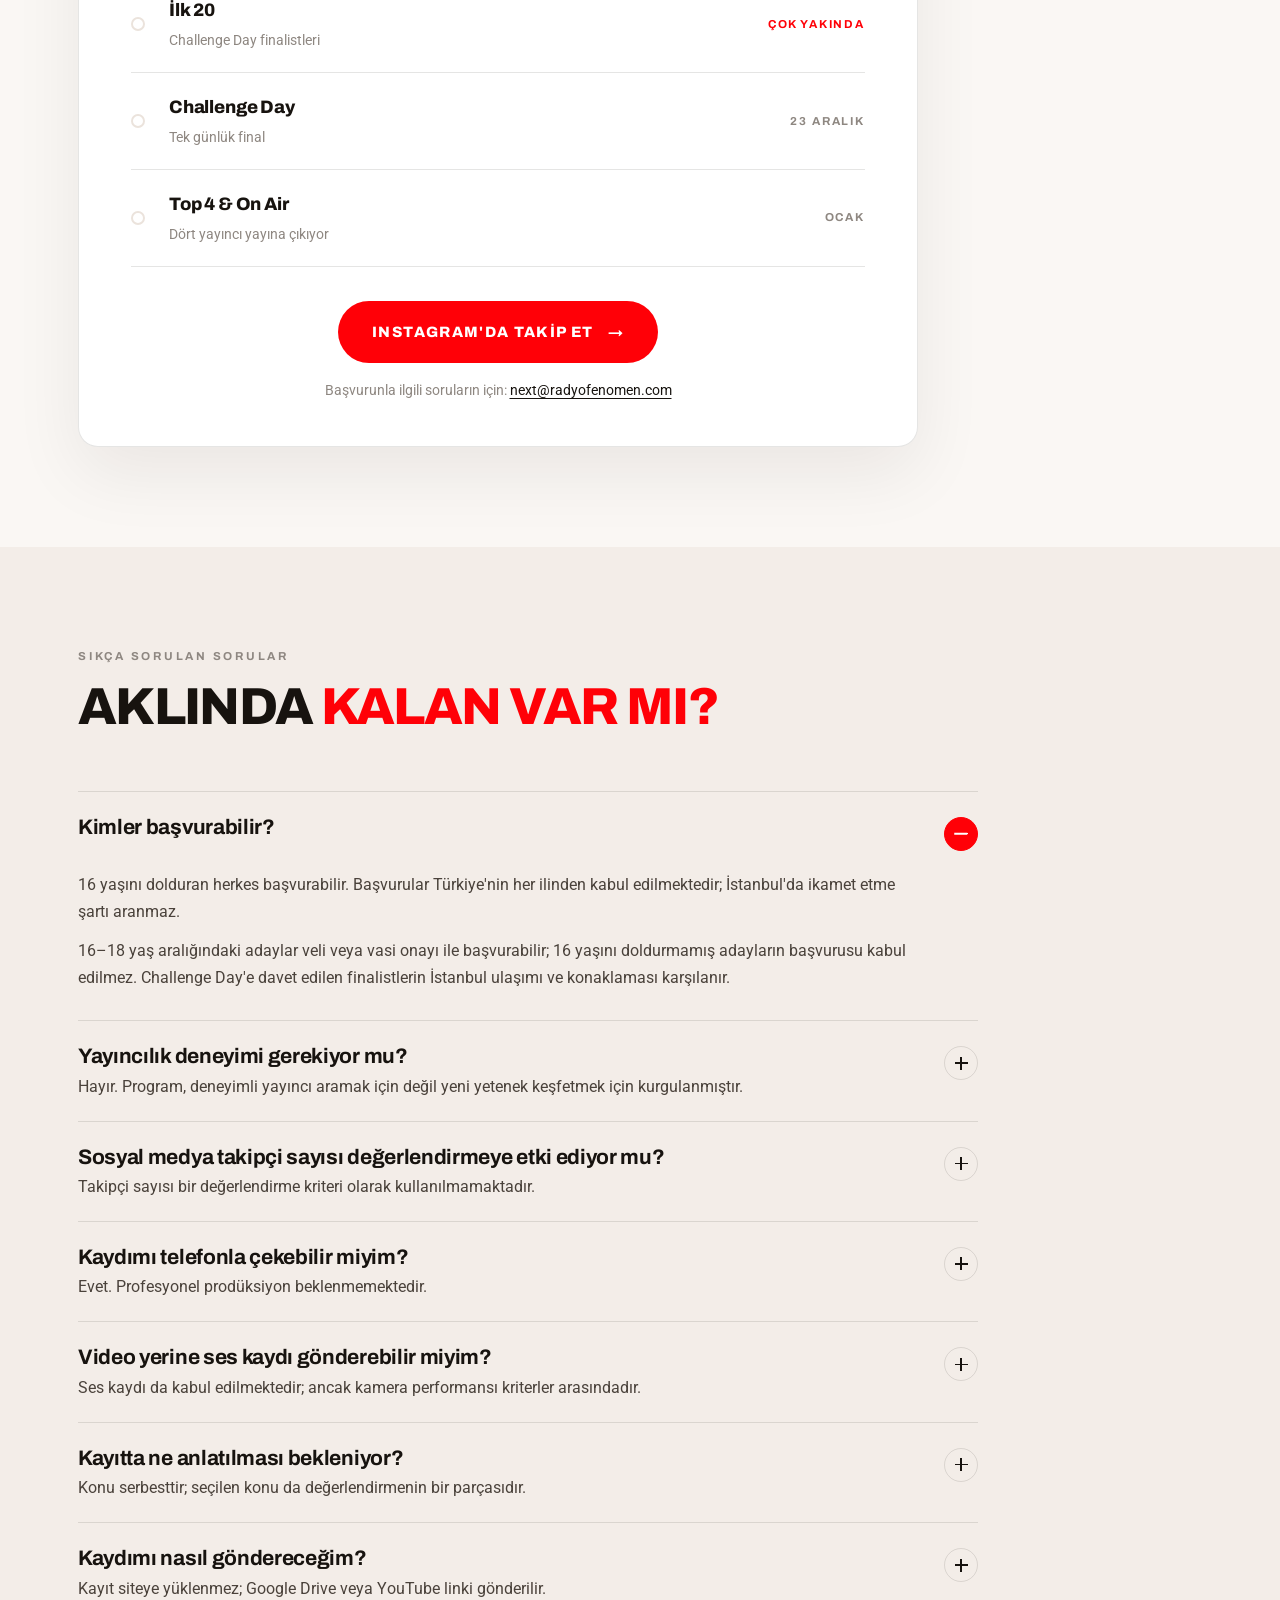
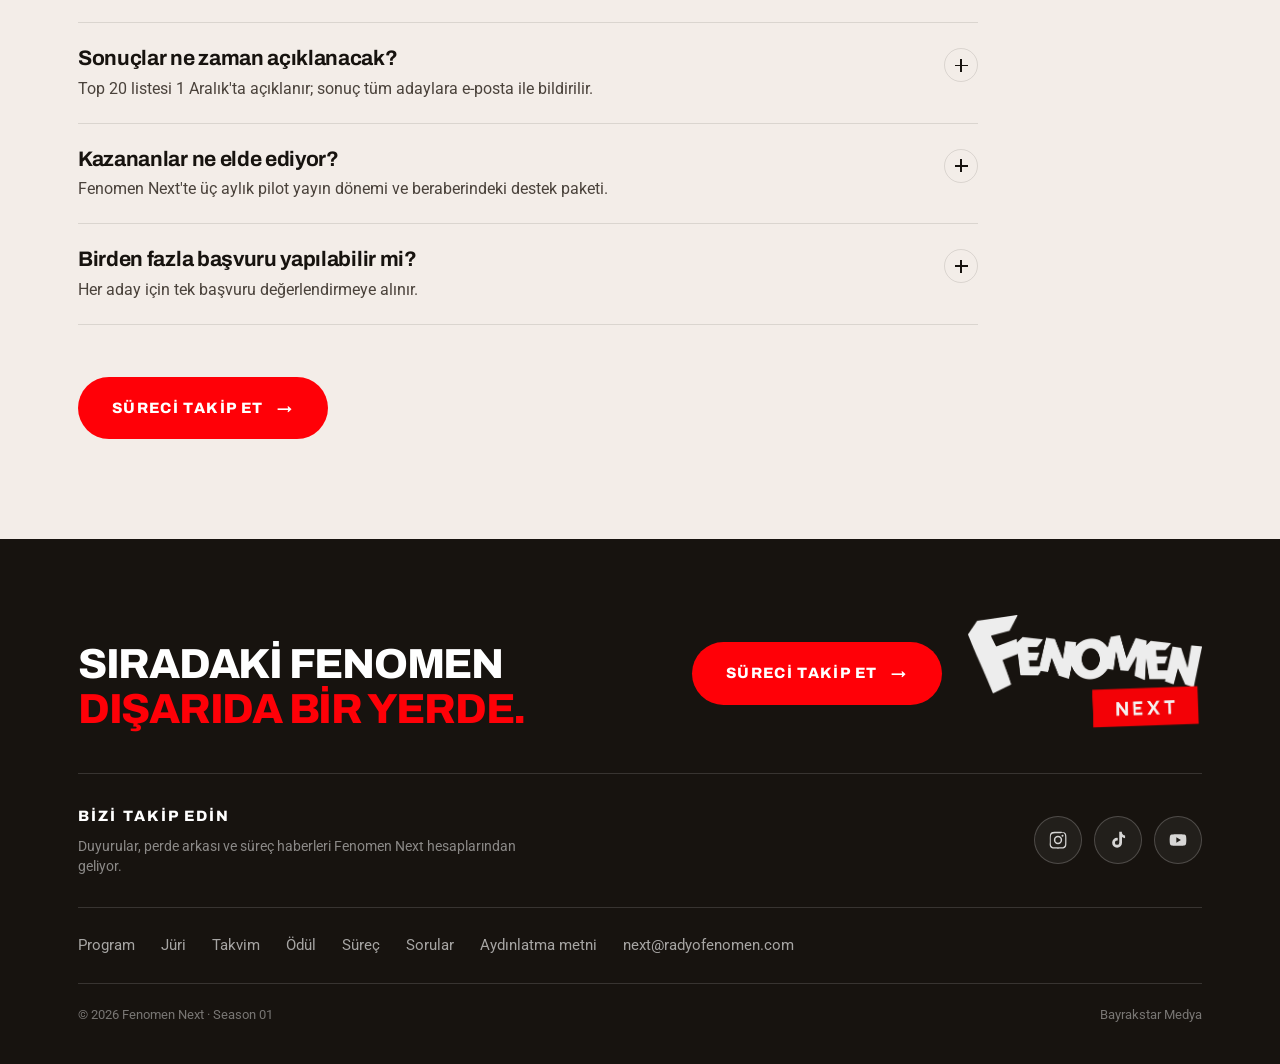
<file: takvim.html>
<!DOCTYPE html>
<html lang="tr">
<head>
<meta charset="UTF-8">
<title>Takvim — Fenomen Next</title>
<meta name="robots" content="noindex">
<link rel="icon" href="/favicon.ico" sizes="32x32">
<link rel="canonical" href="https://fenomennext.com/#takvim">
<meta http-equiv="refresh" content="0; url=index.html#takvim">
<script>location.replace('index.html#takvim');</script>
</head>
<body>
<p>Takvim bölümü ana sayfaya taşındı. <a href="index.html#takvim">Devam et</a></p>
</body>
</html>
</file>
<file: css/style.css>
/* ==========================================================
   FENOMEN NEXT — Radyo Fenomen talent programı
   Kağıt zemin · sıcak mürekkep · Fenomen kırmızısı vurgu
   ========================================================== */

:root{
  --kagit:#FAF7F4;
  --kagit-2:#F3EDE8;
  --kagit-3:#EBE3DC;
  --murekkep:#17130F;
  --murekkep-2:#2A231D;
  --murekkep-soft:#4A423B;
  --gri:#8E8781;
  --kirmizi:#FF0007;
  --kirmizi-koyu:#D40006;
  --magenta:#FF2D6E;
  --turuncu:#FF7A3D;
  --mor:#3A0E14;
  --cizgi:rgba(23,19,15,.11);
  --cizgi-koyu:rgba(255,255,255,.14);
  --max:1180px;
  --dar:840px;
  --yumusak:cubic-bezier(.22,1,.36,1);
  --sinema:cubic-bezier(.16,.84,.28,1);
  --ust:74px;
}

*{box-sizing:border-box;margin:0;padding:0}
html{scroll-behavior:smooth;-webkit-text-size-adjust:100%;overflow-x:hidden}
body{
  background:var(--kagit);
  color:var(--murekkep);
  font-family:'Roboto',-apple-system,BlinkMacSystemFont,'Segoe UI',sans-serif;
  font-size:17px;line-height:1.65;
  -webkit-font-smoothing:antialiased;
  overflow-x:hidden;
}
img{max-width:100%;display:block}
a{color:inherit;text-decoration:none}
button{font-family:inherit}
.sr{position:absolute;width:1px;height:1px;overflow:hidden;clip:rect(0 0 0 0)}

/* klavyeyle gezinme halkası — tarayıcı varsayılanı yerine marka rengi */
:focus-visible{outline:2px solid var(--kirmizi);outline-offset:3px}
.buyuk-btn:focus-visible,.cagri-btn:focus-visible,.mini-btn:focus-visible{outline-color:var(--murekkep)}

/* sabit üst bar ankor bağlantılarını örtmesin */
section[id]{scroll-margin-top:120px}

.kap{width:100%;max-width:var(--max);margin:0 auto;padding:0 28px}
.kap-dar{width:100%;max-width:var(--dar);margin:0 auto;padding:0 28px}

h1,h2,h3,.baslik{
  font-family:'Archivo',sans-serif;
  font-weight:800;letter-spacing:-.032em;line-height:.98;
  text-transform:uppercase;
}
.etiket{
  font-family:'Archivo',sans-serif;font-size:11.5px;font-weight:700;
  letter-spacing:.24em;text-transform:uppercase;color:var(--gri);
}

/* ==========================================================
   ANİMASYON
   ========================================================== */
.belir{
  opacity:0;transform:translateY(18px);filter:blur(7px);
  transition:opacity .9s var(--yumusak),transform 1.05s var(--yumusak),filter .8s var(--yumusak);
  transition-delay:var(--gec,0ms);
}
.belir.gorunur{opacity:1;transform:none;filter:blur(0)}

/* satır satır maskeli yazı açılışı */
.yaz{display:block;overflow:hidden}
.yaz > span{
  display:block;transform:translateY(108%);
  transition:transform 1.15s var(--sinema);
  transition-delay:var(--gec,0ms);
}
.yaz.gorunur > span{transform:none}

/* çizgi çizilmesi */
.cizgi-ciz{
  transform:scaleX(0);transform-origin:left;
  transition:transform 1.1s var(--yumusak);
  transition-delay:var(--gec,0ms);
}
.cizgi-ciz.gorunur{transform:scaleX(1)}

@media(prefers-reduced-motion:reduce){
  .belir,.yaz > span,.cizgi-ciz{transition:none !important;opacity:1 !important;transform:none !important;filter:none !important}
  .slayt-gorsel,.slayt.aktif .slayt-gorsel{transition:none !important;transform:none !important}
  html{scroll-behavior:auto}
}

/* ==========================================================
   ÜST BAR
   ========================================================== */
.ustbar{
  position:fixed;top:0;left:0;right:0;z-index:70;
  display:flex;align-items:center;justify-content:space-between;
  padding:18px 32px;color:#fff;
  transition:background .45s var(--yumusak),padding .45s var(--yumusak),
             box-shadow .45s var(--yumusak),color .3s;
}
.ustbar.sabit{
  background:rgba(250,247,244,.92);
  backdrop-filter:saturate(180%) blur(20px);
  -webkit-backdrop-filter:saturate(180%) blur(20px);
  box-shadow:0 1px 0 var(--cizgi);
  padding:12px 32px;color:var(--murekkep);
}
body.ic-sayfa .ustbar{
  background:rgba(250,247,244,.92);
  backdrop-filter:saturate(180%) blur(20px);
  -webkit-backdrop-filter:saturate(180%) blur(20px);
  box-shadow:0 1px 0 var(--cizgi);
  color:var(--murekkep);padding:12px 32px;
}
.ustbar-logo{height:76px;width:auto}
.ustbar .logo-beyaz{display:block}
.ustbar .logo-siyah{display:none}
.ustbar.sabit .logo-beyaz,body.ic-sayfa .logo-beyaz{display:none}
.ustbar.sabit .logo-siyah,body.ic-sayfa .logo-siyah{display:block}

.ustbar-sag{display:flex;align-items:center;gap:28px}
.ustbar-menu{display:flex;gap:28px;font-size:14.5px}
.ustbar-menu a{
  position:relative;opacity:.78;transition:opacity .25s;padding:4px 0;
}
.ustbar-menu a::after{
  content:'';position:absolute;left:0;right:0;bottom:0;height:1.5px;
  background:var(--kirmizi);transform:scaleX(0);transform-origin:right;
  transition:transform .4s var(--yumusak);
}
.ustbar-menu a.bu-sayfa{opacity:1;font-weight:500}

.mini-btn{
  background:var(--kirmizi);color:#fff;
  font-family:'Archivo',sans-serif;font-weight:700;font-size:13px;
  letter-spacing:.08em;text-transform:uppercase;
  padding:11px 22px;border-radius:100px;white-space:nowrap;
  transition:transform .3s var(--yumusak),box-shadow .3s,background .25s;
}

/* hamburger */
.menu-tus{
  display:none;width:42px;height:42px;border:none;background:none;cursor:pointer;
  position:relative;color:inherit;
}
.menu-tus i{
  position:absolute;left:9px;right:9px;height:2px;background:currentColor;border-radius:2px;
  transition:transform .4s var(--yumusak),opacity .3s;
}
.menu-tus i:nth-child(1){top:14px}
.menu-tus i:nth-child(2){top:20px}
.menu-tus i:nth-child(3){top:26px}
body.menu-acik .menu-tus i:nth-child(1){transform:translateY(6px) rotate(45deg)}
body.menu-acik .menu-tus i:nth-child(2){opacity:0}
body.menu-acik .menu-tus i:nth-child(3){transform:translateY(-6px) rotate(-45deg)}

.mobil-menu{
  position:fixed;inset:0;z-index:65;background:var(--murekkep);
  display:flex;flex-direction:column;justify-content:center;gap:6px;
  padding:0 32px;
  opacity:0;visibility:hidden;transition:opacity .45s var(--yumusak),visibility .45s;
}
body.menu-acik .mobil-menu{opacity:1;visibility:visible}
body.menu-acik .ustbar,body.menu-acik.ic-sayfa .ustbar{
  background:transparent;box-shadow:none;color:#fff;backdrop-filter:none;-webkit-backdrop-filter:none;
}
body.menu-acik .logo-beyaz{display:block !important}
body.menu-acik .logo-siyah{display:none !important}
body.menu-acik{overflow:hidden}
.mobil-menu a{
  font-family:'Archivo',sans-serif;font-weight:800;font-size:34px;
  letter-spacing:-.03em;text-transform:uppercase;color:#fff;
  padding:11px 0;border-bottom:1px solid rgba(255,255,255,.1);
  transform:translateY(18px);opacity:0;
  transition:transform .6s var(--yumusak),opacity .6s var(--yumusak),color .25s;
}
body.menu-acik .mobil-menu a{transform:none;opacity:1}
.mobil-menu a:nth-child(1){transition-delay:.08s}
.mobil-menu a:nth-child(2){transition-delay:.14s}
.mobil-menu a:nth-child(3){transition-delay:.20s}
.mobil-menu a:nth-child(4){transition-delay:.26s}
.mobil-menu a:nth-child(5){transition-delay:.32s}
.mobil-menu .menu-alt{
  margin-top:32px;border:none;font-family:'Roboto',sans-serif;
  font-size:15px;font-weight:400;text-transform:none;letter-spacing:0;
  color:rgba(255,255,255,.5);transition-delay:.38s;
}

/* ==========================================================
   BUTONLAR
   ========================================================== */
.buyuk-btn{
  display:inline-flex;align-items:center;justify-content:center;gap:14px;
  background:var(--kirmizi);color:#fff;
  font-family:'Archivo',sans-serif;font-weight:800;
  font-size:15px;letter-spacing:.09em;text-transform:uppercase;
  padding:19px 34px;border-radius:100px;border:none;cursor:pointer;
  transition:transform .35s var(--yumusak),box-shadow .35s,background .25s;
}
.buyuk-btn .ok{transition:transform .35s var(--yumusak)}
.buyuk-btn:disabled{opacity:.55;cursor:default;transform:none;box-shadow:none}

.hayalet-btn{
  display:inline-flex;align-items:center;justify-content:center;gap:12px;
  background:transparent;
  border:1px solid rgba(255,255,255,.36);color:#fff;
  font-family:'Archivo',sans-serif;font-weight:700;
  font-size:14px;letter-spacing:.08em;text-transform:uppercase;
  padding:18px 30px;border-radius:100px;
  transition:background .3s,border-color .3s;
}
.hayalet-btn.koyu-metin{border-color:var(--cizgi);color:var(--murekkep)}

/* ==========================================================
   ANA SAYFA — SLIDER
   ========================================================== */
.hero{
  position:relative;height:100svh;min-height:600px;
  background:var(--murekkep);overflow:hidden;
  display:flex;align-items:flex-end;
}
.slayt{position:absolute;inset:0;opacity:0;transition:opacity 1.7s var(--sinema)}
.slayt.aktif{opacity:1}
.slayt-gorsel{
  position:absolute;inset:0;background-size:cover;background-position:center;
  transform:scale(1.04);transition:transform 11s cubic-bezier(.24,.4,.3,1);
}
.slayt.aktif .slayt-gorsel{transform:scale(1.12)}
.slayt::after{
  content:'';position:absolute;inset:0;
  background:
    linear-gradient(96deg,rgba(46,10,14,.94) 0%,rgba(140,0,10,.70) 26%,rgba(255,0,7,.30) 48%,rgba(255,45,110,.06) 66%,transparent 78%),
    linear-gradient(180deg,rgba(30,8,10,.34) 0%,rgba(30,8,10,0) 34%,rgba(28,8,10,.70) 100%);
}
.hero-grain{
  position:absolute;inset:0;z-index:2;pointer-events:none;opacity:.16;
  mix-blend-mode:overlay;
  background-image:url("data:image/svg+xml,%3Csvg xmlns='http://www.w3.org/2000/svg' width='180' height='180'%3E%3Cfilter id='n'%3E%3CfeTurbulence type='fractalNoise' baseFrequency='.85' numOctaves='3'/%3E%3C/filter%3E%3Crect width='180' height='180' filter='url(%23n)' opacity='.42'/%3E%3C/svg%3E");
}
.hero-icerik{
  position:relative;z-index:3;width:100%;
  max-width:var(--max);margin:0 auto;padding:0 28px 92px;color:#fff;
}
.hero-ustyazi{
  font-family:'Archivo',sans-serif;font-size:11.5px;font-weight:700;
  letter-spacing:.26em;text-transform:uppercase;
  color:rgba(255,255,255,.7);margin-bottom:20px;
  display:flex;align-items:center;gap:12px;
}
.hero-ustyazi::before{content:'';width:34px;height:2px;background:var(--kirmizi)}
.hero-baslik{
  font-size:clamp(42px,7.8vw,110px);line-height:.94;letter-spacing:-.035em;max-width:16ch;
}
.hero-baslik em{font-style:normal;color:var(--kirmizi)}
.hero-alt{
  margin-top:24px;font-size:clamp(16px,1.4vw,19px);
  color:rgba(255,255,255,.8);max-width:48ch;line-height:1.6;
}
.hero-eylem{display:flex;flex-wrap:wrap;gap:14px;margin-top:36px}
.hero-nokta{display:flex;gap:9px;margin-top:34px}
.hero-nokta button{
  width:40px;height:3px;border:none;padding:0;cursor:pointer;
  background:rgba(255,255,255,.26);border-radius:2px;
  transition:background .4s,width .4s var(--yumusak);
}
.hero-nokta button.aktif{background:var(--kirmizi);width:56px}

.hero-sayac{position:absolute;left:0;right:0;bottom:0;z-index:4;border-top:1px solid rgba(255,255,255,.15)}
.sayac-ic{
  max-width:var(--max);margin:0 auto;padding:15px 28px;
  display:flex;flex-wrap:wrap;gap:32px;align-items:center;
  color:rgba(255,255,255,.7);font-size:13px;
}
.sayac-ic strong{
  font-family:'Archivo',sans-serif;color:#fff;font-weight:800;
  font-size:15px;margin-right:8px;
}

/* ==========================================================
   ANA SAYFA — YÖNLENDİRME KARTLARI
   ========================================================== */
.kartlar{padding:104px 0 96px}
.kart-izgara{display:grid;grid-template-columns:repeat(4,1fr);gap:18px;margin-top:52px}
.kart{
  display:flex;flex-direction:column;background:#fff;border:1px solid var(--cizgi);border-radius:18px;
  padding:34px 30px 30px;position:relative;overflow:hidden;
  transition:transform .45s var(--yumusak),box-shadow .45s var(--yumusak),border-color .3s;
}
.kart::after{
  content:'';position:absolute;left:0;right:0;bottom:0;height:3px;
  background:var(--kirmizi);transform:scaleX(0);transform-origin:left;
  transition:transform .5s var(--yumusak);
}
.kart-no{
  font-family:'Archivo',sans-serif;font-weight:800;font-size:11.5px;
  letter-spacing:.2em;color:var(--kirmizi);margin-bottom:26px;
}
.kart h3{font-size:26px;margin-bottom:12px}
.kart p{font-size:15.5px;color:var(--murekkep-soft);line-height:1.6}
.kart-git{
  display:inline-flex;align-items:center;gap:9px;margin-top:auto;padding-top:22px;
  align-self:flex-start;
  font-family:'Archivo',sans-serif;font-weight:700;font-size:12.5px;
  letter-spacing:.1em;text-transform:uppercase;
}
.kart-git span{transition:transform .35s var(--yumusak)}

/* ==========================================================
   ANA SAYFA — BAŞVURU ÇAĞRISI
   ========================================================== */
.cagri{
  background:var(--kirmizi);color:#fff;text-align:center;
  padding:110px 0 116px;position:relative;overflow:hidden;
}
.cagri::before{
  content:'';position:absolute;inset:0;opacity:.16;pointer-events:none;
  background:radial-gradient(60% 70% at 50% 0%,#fff 0%,transparent 62%);
}
.cagri .etiket{color:rgba(255,255,255,.75);position:relative}
.cagri-rozet{
  display:inline-flex;flex-direction:column;align-items:center;gap:6px;position:relative;
  font-family:'Archivo',sans-serif;color:#fff;text-transform:uppercase;
  padding:20px 46px;border-radius:28px;
  border:1.5px solid rgba(255,255,255,.5);background:rgba(255,255,255,.14);
}
.cagri-rozet span{
  display:inline-flex;align-items:center;gap:9px;
  font-size:15px;font-weight:700;letter-spacing:.22em;color:rgba(255,255,255,.9);
}
.cagri-rozet span::before{
  content:'';width:9px;height:9px;border-radius:50%;background:#fff;
  animation:rozetNabiz 1.9s ease-in-out infinite;
}
.cagri-rozet b{font-size:44px;font-weight:800;letter-spacing:-.02em;line-height:1}
@keyframes rozetNabiz{0%,100%{opacity:1;transform:scale(1)}50%{opacity:.35;transform:scale(.72)}}
@media (prefers-reduced-motion:reduce){.cagri-rozet::before{animation:none}}
.cagri h2{
  font-size:clamp(44px,8.6vw,124px);line-height:.9;letter-spacing:-.045em;
  margin-top:24px;position:relative;white-space:nowrap;
}
.cagri p{
  margin:26px auto 0;max-width:50ch;font-size:18px;
  color:rgba(255,255,255,.92);line-height:1.6;position:relative;
}
.cagri-btn{
  display:inline-flex;align-items:center;gap:14px;margin-top:40px;position:relative;
  background:#fff;color:var(--kirmizi);
  font-family:'Archivo',sans-serif;font-weight:800;font-size:16px;
  letter-spacing:.08em;text-transform:uppercase;
  padding:22px 46px;border-radius:100px;
  transition:transform .35s var(--yumusak),box-shadow .35s;
}
.cagri-btn span{transition:transform .35s var(--yumusak)}
.cagri-not{margin-top:22px;font-size:14px;color:rgba(255,255,255,.78);position:relative}

/* ==========================================================
   İÇ SAYFA BAŞLIĞI
   ========================================================== */
.ic-bas{padding:calc(var(--ust) + 76px) 0 8px;border-bottom:1px solid var(--cizgi)}
.ic-bas h1{font-size:clamp(40px,6.4vw,84px);margin-top:18px;max-width:18ch}
.ic-bas h1 em{font-style:normal;color:var(--kirmizi)}
.ic-bas .giris{
  margin-top:26px;max-width:56ch;font-size:19px;
  color:var(--murekkep-soft);line-height:1.62;padding-bottom:64px;
}
.geri{
  display:inline-flex;align-items:center;gap:9px;margin-bottom:30px;
  font-family:'Archivo',sans-serif;font-weight:700;font-size:12px;
  letter-spacing:.12em;text-transform:uppercase;color:var(--gri);
  transition:color .25s;
}
.geri span{transition:transform .3s var(--yumusak)}

/* ==========================================================
   ORTAK BÖLÜM
   ========================================================== */
.bolum{padding:100px 0}
.bolum-bas{max-width:740px;margin-bottom:58px}
.bolum-bas h2{font-size:clamp(30px,4.2vw,52px);margin-top:16px}
.bolum-bas h2 em{font-style:normal;color:var(--kirmizi)}
.bolum-bas p{margin-top:20px;font-size:18px;color:var(--murekkep-soft);line-height:1.62}
.koyu{background:var(--murekkep);color:#fff}
.koyu .etiket{color:rgba(255,255,255,.48)}
.koyu .bolum-bas p{color:rgba(255,255,255,.7)}
.acik-2{background:var(--kagit-2)}

/* faz akışı */
.faz-liste{display:flex;flex-direction:column}
.faz{
  display:grid;grid-template-columns:88px 1fr;gap:30px;
  padding:32px 0;border-bottom:1px solid var(--cizgi);
  transition:background .3s;
}
.faz:first-child{border-top:1px solid var(--cizgi)}
.faz-no{
  font-family:'Archivo',sans-serif;font-weight:800;font-size:34px;
  letter-spacing:-.03em;color:var(--kagit-3);line-height:1;
  transition:color .4s var(--yumusak);
}
.faz-ic h3{font-size:23px;margin-bottom:5px}
.faz-sure{
  font-family:'Archivo',sans-serif;font-weight:700;font-size:11.5px;
  letter-spacing:.16em;text-transform:uppercase;color:var(--kirmizi);
  margin-bottom:11px;display:block;
}
.faz-ic p{font-size:16px;color:var(--murekkep-soft);line-height:1.62;max-width:62ch}

/* görev / kriter kutuları */
.kutu-izgara{display:grid;grid-template-columns:repeat(2,1fr);gap:20px}
.kutu-izgara.dort{grid-template-columns:repeat(4,1fr)}
.kutu{
  background:#fff;border:1px solid var(--cizgi);border-radius:16px;padding:30px 26px;
  transition:transform .4s var(--yumusak),box-shadow .4s;
}
.koyu .kutu{background:var(--murekkep-2);border-color:var(--cizgi-koyu)}
.kutu .no{
  font-family:'Archivo',sans-serif;font-weight:800;font-size:11.5px;
  letter-spacing:.2em;color:var(--kirmizi);margin-bottom:18px;
}
.kutu h4{font-family:'Archivo',sans-serif;font-weight:700;font-size:19px;letter-spacing:-.015em;margin-bottom:9px}
.kutu p{font-size:15px;color:var(--murekkep-soft);line-height:1.58}
.koyu .kutu p{color:rgba(255,255,255,.62)}

/* etiket bulutu */
.rozetler{display:flex;flex-wrap:wrap;gap:10px;margin-top:8px}
.rozet{
  border:1px solid var(--cizgi);border-radius:100px;padding:9px 18px;
  font-size:14.5px;color:var(--murekkep-soft);background:#fff;
}
.koyu .rozet{background:transparent;border-color:var(--cizgi-koyu);color:rgba(255,255,255,.78)}

/* huni */
.huni{display:grid;grid-template-columns:repeat(4,1fr);gap:1px;background:var(--cizgi);border:1px solid var(--cizgi);border-radius:16px;overflow:hidden}
.huni-adim{background:#fff;padding:30px 24px;text-align:center}
.huni-sayi{
  font-family:'Archivo',sans-serif;font-weight:800;
  font-size:clamp(30px,4vw,46px);letter-spacing:-.03em;line-height:1;
}
.huni-adim:last-child .huni-sayi{color:var(--kirmizi)}
.huni-ad{
  font-family:'Archivo',sans-serif;font-weight:700;font-size:11.5px;
  letter-spacing:.16em;text-transform:uppercase;color:var(--gri);margin-top:12px;
}

/* takvim */
.yol-satir{
  display:grid;grid-template-columns:130px 1fr auto;gap:28px;align-items:baseline;
  padding:26px 0;border-bottom:1px solid var(--cizgi);
}
.yol-satir:first-of-type{border-top:1px solid var(--cizgi)}
.yol-satir.gecmis{opacity:.5}
.yol-tarih{font-family:'Archivo',sans-serif;font-weight:800;font-size:13px;letter-spacing:.05em;color:var(--kirmizi)}
.yol-ad{font-family:'Archivo',sans-serif;font-weight:700;font-size:clamp(19px,2.3vw,27px);letter-spacing:-.02em;text-transform:uppercase}
.yol-not{font-size:15px;color:var(--murekkep-soft);text-align:right;max-width:38ch}

/* ==========================================================
   JÜRİ
   ========================================================== */
.juri-izgara{display:grid;grid-template-columns:repeat(6,1fr);gap:24px}
.juri-kart{grid-column:span 2}
.juri-kart:nth-child(4){grid-column:2 / span 2}
.juri-gorsel{
  position:relative;overflow:hidden;border-radius:16px;
  aspect-ratio:4/5;background:var(--kagit-3);
}
.juri-gorsel img{
  width:100%;height:100%;object-fit:cover;
  transition:transform .8s var(--yumusak);
}
.juri-kart:hover .juri-gorsel img{transform:scale(1.05)}
.juri-gorsel::after{
  content:'';position:absolute;inset:0;
  background:linear-gradient(180deg,transparent 45%,rgba(10,8,6,.62) 100%);
}
.juri-rozet{
  position:absolute;left:14px;bottom:14px;z-index:2;
  font-family:'Archivo',sans-serif;font-weight:700;font-size:10.5px;
  letter-spacing:.16em;text-transform:uppercase;color:#fff;
  background:rgba(255,0,7,.92);padding:7px 12px;border-radius:100px;
}
.juri-bilgi{padding:18px 2px 0}
.juri-bilgi h3{font-size:21px;letter-spacing:-.02em;text-transform:none;margin-bottom:6px}
.juri-bilgi p{font-size:14.5px;color:var(--murekkep-soft);line-height:1.55}
.juri-not{
  margin-top:56px;padding-top:26px;border-top:1px solid var(--cizgi);
  font-size:14.5px;color:var(--gri);max-width:62ch;line-height:1.6;
}

/* ==========================================================
   YASAL METİN SAYFASI
   ========================================================== */
.metin{max-width:var(--dar);padding-bottom:20px}
.metin h2{
  font-size:clamp(20px,2.4vw,26px);margin:52px 0 14px;
  text-transform:none;letter-spacing:-.02em;
}
.metin h2:first-child{margin-top:0}
.metin h2 span{
  font-family:'Archivo',sans-serif;font-weight:800;font-size:12px;
  letter-spacing:.16em;color:var(--kirmizi);display:block;margin-bottom:9px;
}
.metin p{color:var(--murekkep-soft);line-height:1.72;margin-bottom:14px}
.metin ul{margin:0 0 14px 20px;color:var(--murekkep-soft);line-height:1.72}
.metin li{margin-bottom:7px}
.metin li::marker{color:var(--kirmizi)}
.metin strong{color:var(--murekkep);font-weight:500}
.metin h3{
  font-size:16px;margin:0 0 16px;letter-spacing:-.01em;text-transform:none;
}
.metin h3 .yasal-alt{
  display:block;font-family:'Roboto',sans-serif;font-weight:400;font-size:13.5px;
  color:var(--gri);letter-spacing:0;margin-top:5px;
}
.metin-bag{text-decoration:underline;text-underline-offset:3px}
.yasal-kart{
  background:var(--kagit-2);border-radius:14px;padding:24px 26px;margin:0 0 14px;
}
.yasal-ikili{display:grid;grid-template-columns:1fr 1fr;gap:26px}
.yasal-etiket{
  display:block;font-family:'Archivo',sans-serif;font-weight:800;font-size:10.5px;
  letter-spacing:.16em;text-transform:uppercase;color:var(--kirmizi);margin-bottom:9px;
}
.yasal-ikili ul{margin:0 0 0 18px;font-size:14.5px;line-height:1.65}
.yasal-ikili li{margin-bottom:6px}
.yasal-ikili li:last-child{margin-bottom:0}
@media (max-width:760px){
  .yasal-kart{padding:20px 20px}
  .yasal-ikili{grid-template-columns:1fr;gap:20px}
}
.metin .kutu-not{
  background:var(--kagit-2);border-radius:14px;padding:22px 24px;margin:30px 0 0;
  font-size:15px;color:var(--murekkep-soft);line-height:1.65;
}

/* ==========================================================
   SSS
   ========================================================== */
.sss-liste{max-width:900px}
.sss-oge{border-bottom:1px solid var(--cizgi)}
.sss-oge:first-child{border-top:1px solid var(--cizgi)}
.sss-bas{
  width:100%;background:none;border:none;cursor:pointer;text-align:left;
  padding:25px 0 21px;display:grid;grid-template-columns:1fr 34px;gap:20px;
  align-items:start;color:inherit;
}
.sss-bas h3{
  font-family:'Archivo',sans-serif;font-weight:700;font-size:clamp(17px,2vw,21px);
  letter-spacing:-.015em;margin-bottom:8px;transition:color .25s;text-transform:none;
}
.sss-onizleme{
  font-size:15.5px;color:var(--murekkep-soft);line-height:1.6;
  display:-webkit-box;-webkit-line-clamp:1;-webkit-box-orient:vertical;overflow:hidden;
}
.sss-oge.acik .sss-onizleme{display:none}
.sss-arti{
  width:34px;height:34px;border:1px solid var(--cizgi);border-radius:50%;
  display:grid;place-items:center;position:relative;flex-shrink:0;
  transition:all .35s var(--yumusak);
}
.sss-arti::before,.sss-arti::after{
  content:'';position:absolute;background:var(--murekkep);
  transition:transform .35s var(--yumusak),background .3s;
}
.sss-arti::before{width:13px;height:1.5px}
.sss-arti::after{width:1.5px;height:13px}
.sss-oge.acik .sss-arti{background:var(--kirmizi);border-color:var(--kirmizi)}
.sss-oge.acik .sss-arti::before,.sss-oge.acik .sss-arti::after{background:#fff}
.sss-oge.acik .sss-arti::after{transform:rotate(90deg)}
.sss-govde{max-height:0;overflow:hidden;transition:max-height .5s var(--yumusak)}
.sss-govde-ic{padding:0 60px 28px 0}
.sss-govde p{color:var(--murekkep-soft);line-height:1.68;font-size:16px}
.sss-govde p + p{margin-top:13px}

/* ==========================================================
   BAŞVURU FORMU
   ========================================================== */
.form-sar{
  max-width:var(--dar);margin:0 auto;
  background:#fff;border:1px solid var(--cizgi);border-radius:20px;
  box-shadow:0 26px 70px rgba(23,19,15,.07);
  padding:48px 52px 44px;
}
.form-adim-bar{display:flex;gap:8px;margin-bottom:38px}
.adim-cubuk{flex:1;height:3px;background:var(--kagit-2);border-radius:2px;overflow:hidden}
.adim-cubuk i{display:block;height:100%;width:0;background:var(--kirmizi);transition:width .5s var(--yumusak)}
.adim-cubuk.dolu i{width:100%}

.form-grup{margin-bottom:24px}
.form-ikili{display:grid;grid-template-columns:1fr 1fr;gap:20px}
label{
  display:block;font-family:'Archivo',sans-serif;font-weight:700;
  font-size:13px;letter-spacing:.03em;margin-bottom:9px;
}
label .ops{color:var(--gri);font-weight:400;letter-spacing:0;text-transform:none}
.ipucu{font-size:13.5px;color:var(--gri);margin-top:7px;line-height:1.5}
input[type=text],input[type=email],input[type=tel],input[type=date],input[type=url],select,textarea{
  width:100%;padding:14px 16px;font-family:inherit;font-size:16px;
  background:var(--kagit);border:1px solid var(--cizgi);border-radius:11px;
  color:var(--murekkep);transition:border-color .25s,background .25s,box-shadow .25s;
}
input:focus,select:focus,textarea:focus{
  outline:none;border-color:var(--murekkep);background:#fff;
  box-shadow:0 0 0 3px rgba(23,19,15,.05);
}
textarea{resize:vertical;min-height:104px;line-height:1.55}
.sayac-harf{font-size:12.5px;color:var(--gri);text-align:right;margin-top:6px}

.bolum-ayrac{display:flex;align-items:center;gap:16px;margin:40px 0 28px}
.bolum-ayrac span{
  font-family:'Archivo',sans-serif;font-weight:800;font-size:11.5px;
  letter-spacing:.2em;text-transform:uppercase;color:var(--gri);white-space:nowrap;
}
.bolum-ayrac::after{content:'';flex:1;height:1px;background:var(--cizgi)}

/* transfer servisleri */
.servis-izgara{display:grid;grid-template-columns:repeat(3,1fr);gap:12px;margin-bottom:22px}
.servis{
  display:flex;align-items:center;gap:14px;text-align:left;cursor:pointer;
  background:var(--kagit);border:1px solid var(--cizgi);border-radius:14px;
  padding:16px 18px;transition:all .3s var(--yumusak);
}
.servis-logo{
  width:40px;height:40px;border-radius:10px;flex-shrink:0;
  display:grid;place-items:center;color:#fff;
  font-family:'Archivo',sans-serif;font-weight:800;font-size:15px;
}
.servis > span:last-child{display:block;min-width:0}
.servis-ad{display:block;font-family:'Archivo',sans-serif;font-weight:700;font-size:15px;letter-spacing:-.01em}
.servis-not{display:block;font-size:12.5px;color:var(--gri);margin-top:3px;line-height:1.35}

/* yükleme alanı */
.birak-alan{
  border:2px dashed rgba(23,19,15,.16);border-radius:16px;
  padding:38px 26px;text-align:center;cursor:pointer;
  background:var(--kagit);transition:all .3s var(--yumusak);
}
.birak-ikon{
  width:44px;height:44px;margin:0 auto 14px;border-radius:50%;
  background:var(--kirmizi);display:grid;place-items:center;color:#fff;
}
.birak-alan strong{display:block;font-family:'Archivo',sans-serif;font-weight:700;font-size:16.5px;margin-bottom:6px}
.birak-alan small{color:var(--gri);font-size:13.5px;line-height:1.5;display:block}

.dosya-kart{display:none;align-items:center;gap:16px;padding:18px;border:1px solid var(--cizgi);border-radius:14px;background:var(--kagit)}
.dosya-kart.gorunur{display:flex}
.dosya-ikon{width:44px;height:44px;border-radius:10px;background:var(--murekkep);display:grid;place-items:center;color:#fff;flex-shrink:0}
.dosya-bilgi{flex:1;min-width:0}
.dosya-ad{font-weight:500;font-size:15px;white-space:nowrap;overflow:hidden;text-overflow:ellipsis}
.dosya-boyut{font-size:13px;color:var(--gri);margin-top:2px}
.ilerleme{height:4px;background:var(--kagit-3);border-radius:2px;margin-top:9px;overflow:hidden}
.ilerleme i{display:block;height:100%;width:0;background:var(--kirmizi);transition:width .3s}
.dosya-sil{border:none;background:none;cursor:pointer;color:var(--gri);font-size:22px;line-height:1;padding:4px 8px}

.yol-sec{display:flex;gap:10px;margin-bottom:20px}
.yol-sec button{
  flex:1;padding:13px 16px;cursor:pointer;
  font-family:'Archivo',sans-serif;font-weight:700;font-size:13.5px;letter-spacing:.03em;
  background:var(--kagit);border:1px solid var(--cizgi);border-radius:11px;
  color:var(--murekkep-soft);transition:all .25s;
}
.yol-sec button.aktif{background:var(--murekkep);color:#fff;border-color:var(--murekkep)}

.onay{display:flex;gap:12px;align-items:flex-start;margin-top:8px}
.onay input{margin-top:4px;width:17px;height:17px;accent-color:var(--kirmizi);flex-shrink:0}
.onay label{
  font-family:'Roboto',sans-serif;font-weight:400;font-size:14.5px;letter-spacing:0;
  color:var(--murekkep-soft);line-height:1.55;margin:0;text-transform:none;
}
.onay a{text-decoration:underline;text-underline-offset:3px}

.onay-blok{
  padding:20px 22px;margin-top:12px;background:var(--kagit-2);
  border-radius:13px;border-left:2px solid var(--cizgi);
}
.onay-blok:first-of-type{margin-top:0}
.onay-blok[hidden]{display:none}
.yildiz{color:var(--kirmizi);font-weight:700;margin-right:5px}
.onay-aciklama{margin:0 0 16px}
.onay-kanal{
  margin:15px 0 0 29px;padding-top:14px;border-top:1px solid var(--cizgi);
}
.onay-kanal[hidden]{display:none}
.kanal-bas{
  display:block;font-family:'Archivo',sans-serif;font-weight:800;font-size:10px;
  letter-spacing:.15em;text-transform:uppercase;color:var(--gri);margin-bottom:10px;
}
.onay.kucuk label{font-size:14px}
.onay-kanal .hata{margin-left:29px}

.gonder-sar{margin-top:34px;text-align:center}
.gonder-btn{width:100%;font-size:16px;padding:22px 34px}
.gonder-not{font-size:13.5px;color:var(--gri);margin-top:15px}
.hata{color:var(--kirmizi);font-size:13.5px;margin-top:7px;display:none}
.hata.gorunur{display:block}

.tesekkur{display:none;text-align:center;padding:36px 0 18px}
.tesekkur.gorunur{display:block}
.tesekkur .tik{width:68px;height:68px;margin:0 auto 24px;border-radius:50%;background:var(--kirmizi);display:grid;place-items:center;color:#fff}
.tesekkur h2{font-size:32px;margin-bottom:14px}
.tesekkur p{color:var(--murekkep-soft);max-width:46ch;margin:0 auto}

/* ==========================================================
   MODAL
   ========================================================== */
.perde{
  position:fixed;inset:0;z-index:90;background:rgba(23,19,15,.55);
  backdrop-filter:blur(4px);-webkit-backdrop-filter:blur(4px);
  display:grid;place-items:center;padding:24px;
  opacity:0;visibility:hidden;transition:opacity .35s var(--yumusak),visibility .35s;
}
.perde.acik{opacity:1;visibility:visible}
.modal{
  background:#fff;border-radius:20px;max-width:470px;width:100%;
  padding:38px 36px 32px;position:relative;
  transform:translateY(18px) scale(.98);
  transition:transform .45s var(--yumusak);
  max-height:86vh;overflow-y:auto;
}
.perde.acik .modal{transform:none}
.modal-kapat{
  position:absolute;top:16px;right:16px;width:34px;height:34px;
  border:none;background:var(--kagit);border-radius:50%;cursor:pointer;
  font-size:20px;line-height:1;color:var(--murekkep-soft);
  display:grid;place-items:center;transition:background .25s,color .25s;
}
.modal-logo{width:52px;height:52px;border-radius:13px;display:grid;place-items:center;color:#fff;font-family:'Archivo',sans-serif;font-weight:800;font-size:19px;margin-bottom:20px}
.modal h3{font-size:25px;margin-bottom:8px;text-transform:none;letter-spacing:-.02em}
.modal .modal-not{font-size:15px;color:var(--murekkep-soft);line-height:1.6;margin-bottom:24px}
.modal-adim{display:flex;gap:14px;padding:13px 0;border-top:1px solid var(--cizgi);font-size:15px;line-height:1.55;color:var(--murekkep-soft)}
.modal-adim b{
  font-family:'Archivo',sans-serif;font-weight:800;font-size:12px;color:var(--kirmizi);
  padding-top:3px;min-width:16px;
}
.modal-eylem{margin-top:26px;display:flex;flex-direction:column;gap:10px}
.modal-eylem .buyuk-btn{width:100%}

/* ==========================================================
   ALT BİLGİ
   ========================================================== */
.alt{background:var(--murekkep);color:#fff;padding:76px 0 38px}
.alt-ust{
  display:flex;justify-content:space-between;align-items:flex-end;gap:40px;flex-wrap:wrap;
  padding-bottom:42px;border-bottom:1px solid var(--cizgi-koyu);
}
.alt-slogan{
  font-family:'Archivo',sans-serif;font-weight:800;
  font-size:clamp(25px,3.4vw,42px);line-height:1.06;letter-spacing:-.03em;
  text-transform:uppercase;max-width:15ch;
}
.alt-slogan em{font-style:normal;color:var(--kirmizi)}
.alt-logo{height:116px;width:auto;opacity:.95}
.alt-takip{
  display:flex;justify-content:space-between;align-items:center;gap:30px;flex-wrap:wrap;
  padding:30px 0;border-bottom:1px solid var(--cizgi-koyu);
}
.alt-takip-yazi{display:flex;flex-direction:column;gap:7px;max-width:46ch}
.alt-takip-bas{
  font-family:'Archivo',sans-serif;font-weight:800;font-size:15px;
  letter-spacing:.14em;text-transform:uppercase;
}
.alt-takip-not{font-size:13.5px;line-height:1.5;color:rgba(255,255,255,.5)}
.alt-sosyal{display:flex;gap:12px;flex-wrap:wrap}
.alt-sosyal a{
  width:48px;height:48px;border-radius:50%;
  display:inline-flex;align-items:center;justify-content:center;
  border:1px solid rgba(255,255,255,.2);background:rgba(255,255,255,.05);
  transition:background .25s,border-color .25s,transform .25s;
}
.alt-sosyal svg{width:20px;height:20px;fill:rgba(255,255,255,.82);transition:fill .25s}
.alt-orta{display:flex;flex-wrap:wrap;gap:26px;padding:26px 0;font-size:14.5px}
.alt-orta a{color:rgba(255,255,255,.62);transition:color .25s}
.alt-alt{
  display:flex;justify-content:space-between;flex-wrap:wrap;gap:16px;
  padding-top:20px;border-top:1px solid var(--cizgi-koyu);
  font-size:13px;color:rgba(255,255,255,.42);
}
.alt-alt a{transition:color .25s}


/* fare olmayan cihazlarda hover durumu yapışır — sadece imleçli cihazlarda uygula */
@media (hover:hover){
  .ustbar-menu a:hover{opacity:1}
  .ustbar-menu a:hover::after,.ustbar-menu a.bu-sayfa::after{transform:scaleX(1);transform-origin:left}
  .mini-btn:hover{transform:translateY(-2px);box-shadow:0 10px 26px rgba(255,0,7,.28);background:var(--kirmizi-koyu)}
  .mobil-menu a:hover,.mobil-menu a.bu-sayfa{color:var(--kirmizi)}
  .buyuk-btn:hover{transform:translateY(-3px);box-shadow:0 16px 40px rgba(255,0,7,.3);background:var(--kirmizi-koyu)}
  .buyuk-btn:hover .ok{transform:translateX(5px)}
  .hayalet-btn:hover{background:rgba(255,255,255,.12);border-color:#fff}
  .hayalet-btn.koyu-metin:hover{background:var(--murekkep);border-color:var(--murekkep);color:#fff}
  .hero-nokta button:hover{background:rgba(255,255,255,.5)}
  .kart:hover{transform:translateY(-6px);box-shadow:0 24px 60px rgba(23,19,15,.09);border-color:transparent}
  .kart:hover::after{transform:scaleX(1)}
  .kart:hover .kart-git span{transform:translateX(5px)}
  .cagri-btn:hover{transform:translateY(-3px);box-shadow:0 20px 46px rgba(0,0,0,.22)}
  .cagri-btn:hover span{transform:translateX(5px)}
  .geri:hover{color:var(--kirmizi)}
  .geri:hover span{transform:translateX(-4px)}
  .faz:hover .faz-no{color:var(--kirmizi)}
  .kutu:hover{transform:translateY(-4px);box-shadow:0 18px 44px rgba(23,19,15,.07)}
  .koyu .kutu:hover{box-shadow:none;border-color:rgba(255,255,255,.3)}
  .sss-oge:hover .sss-bas h3{color:var(--kirmizi)}
  .servis:hover{border-color:var(--murekkep);background:#fff;transform:translateY(-2px)}
  .birak-alan:hover,.birak-alan.uzerinde{border-color:var(--kirmizi);background:#FFF6F5}
  .dosya-sil:hover{color:var(--kirmizi)}
  .modal-kapat:hover{background:var(--kirmizi);color:#fff}
  .alt-sosyal a:hover{background:var(--kirmizi);border-color:var(--kirmizi);transform:translateY(-3px)}
  .alt-sosyal a:hover svg{fill:#fff}
  .alt-orta a:hover{color:#fff}
  .alt-alt a:hover{color:#fff}
}

/* ==========================================================
   MOBİL
   ========================================================== */
@media(max-width:1000px){
  .juri-izgara{grid-template-columns:repeat(2,1fr);gap:22px}
  .juri-kart,.juri-kart:nth-child(4){grid-column:auto}
  .kart-izgara{grid-template-columns:repeat(2,1fr);gap:14px}
  .kutu-izgara.dort{grid-template-columns:repeat(2,1fr)}
  .huni{grid-template-columns:repeat(2,1fr)}
}
@media(max-width:820px){
  /* --- telefonda daha az element, daha çok boşluk --- */
  .ustbar,.ustbar.sabit,body.ic-sayfa .ustbar{padding:12px 20px}
  .ustbar-menu{display:none}
  .ustbar-sag{gap:8px}
  .ustbar-logo{height:64px}
  .menu-tus{display:block}
  .mini-btn{padding:10px 18px;font-size:12px}

  .kap,.kap-dar{padding:0 22px}
  .bolum{padding:78px 0}
  .kartlar{padding:78px 0}
  .bolum-bas{margin-bottom:34px;max-width:none}
  .bolum-bas h2{font-size:clamp(27px,7.4vw,34px);line-height:1.04}
  .bolum-bas p{font-size:16px;margin-top:16px}
  .etiket{font-size:10.5px;letter-spacing:.2em}

  /* hero: tek çağrı, kısa nefes */
  .hero{min-height:560px}
  .hero-icerik{padding:0 22px 92px}
  .hero-ustyazi{margin-bottom:16px;font-size:10.5px;letter-spacing:.2em}
  .hero-ustyazi::before{width:24px}
  .hero-baslik{font-size:clamp(36px,10.2vw,54px);line-height:1;max-width:none}
  .hero-alt{font-size:15.5px;margin-top:16px;line-height:1.55;
            display:-webkit-box;-webkit-line-clamp:3;-webkit-box-orient:vertical;overflow:hidden}
  .hero-eylem{flex-direction:column;align-items:stretch;gap:6px;margin-top:26px}
  .buyuk-btn{width:100%;padding:18px 26px;font-size:14px}
  /* ikinci eylem butondan çok bağlantı gibi dursun */
  .hero-eylem .hayalet-btn{
    border:none;background:none;padding:12px 0;font-size:13px;
    letter-spacing:.1em;color:rgba(255,255,255,.72);
  }
  .hero-nokta{margin-top:22px}
  .hero-nokta button{width:24px;height:2.5px}
  .hero-nokta button.aktif{width:40px}

  /* alt şerit: telefonda tek satır, yalnızca son gün */
  .sayac-ic{padding:13px 22px;font-size:12.5px;gap:0}
  .sayac-ic > div{display:none}
  .sayac-ic > div:nth-child(2){display:block}
  .sayac-ic strong{font-size:13.5px;margin-right:7px}

  /* kartlar tek sütun */
  .kart-izgara{grid-template-columns:1fr;gap:12px;margin-top:34px}
  .kart{padding:26px 24px 24px;border-radius:15px}
  .kart-no{margin-bottom:16px}
  .kart h3{font-size:22px;margin-bottom:8px}
  .kart p{font-size:15px}
  .kart-git{padding-top:18px;font-size:11.5px}

  /* çağrı bloğu */
  .cagri{padding:86px 0 90px}
  .cagri h2{font-size:clamp(30px,11.6vw,68px);margin-top:20px}
  .cagri-rozet{padding:16px 30px;border-radius:24px;gap:5px}
  .cagri-rozet span{font-size:12.5px;letter-spacing:.18em;gap:7px}
  .cagri-rozet span::before{width:8px;height:8px}
  .cagri-rozet b{font-size:34px}
  .cagri p{font-size:16px;margin-top:20px}
  .cagri-btn{width:100%;justify-content:center;padding:19px 24px;font-size:14px;margin-top:30px}
  .cagri-not{font-size:13px;margin-top:18px}

  /* iç sayfa başlığı */
  .ic-bas{padding-top:calc(var(--ust) + 40px)}
  .ic-bas h1{font-size:clamp(32px,8.6vw,46px);line-height:1.02;max-width:none}
  .ic-bas .giris{font-size:16.5px;padding-bottom:44px;margin-top:20px}
  .geri{margin-bottom:24px;font-size:11px}

  /* listeler */
  .faz{grid-template-columns:1fr;gap:8px;padding:24px 0}
  .faz-no{font-size:22px}
  .faz-ic h3{font-size:20px}
  .faz-ic p{font-size:15px}
  .kutu-izgara,.kutu-izgara.dort{grid-template-columns:1fr;gap:10px}
  .kutu{padding:24px 22px;border-radius:14px}
  .kutu h4{font-size:17.5px}
  .kutu p{font-size:14.5px}
  .rozet{font-size:13.5px;padding:8px 15px}
  .yol-satir{grid-template-columns:1fr;gap:4px;padding:20px 0}
  .yol-ad{font-size:20px}
  .yol-not{text-align:left;max-width:none;font-size:14.5px}

  /* jüri */
  .juri-izgara{grid-template-columns:1fr;gap:34px}
  .juri-kart,.juri-kart:nth-child(4){grid-column:auto}
  .juri-bilgi{padding-top:15px}
  .juri-bilgi h3{font-size:20px}
  .juri-bilgi p{font-size:14.5px}
  .juri-not{margin-top:40px;font-size:13.5px}

  /* sorular: kesik önizleme satırları telefonda gürültü yapıyor */
  .sss-onizleme{display:none}
  .sss-bas{padding:20px 0;grid-template-columns:1fr 30px;gap:14px}
  .sss-bas h3{font-size:16.5px;line-height:1.4;margin-bottom:0}
  .sss-arti{width:30px;height:30px}
  .sss-arti::before{width:11px}
  .sss-arti::after{height:11px}
  .sss-govde-ic{padding:0 0 24px}
  .sss-govde p{font-size:15.5px}

  /* form */
  .form-sar{padding:30px 20px 28px;border-radius:16px}
  .form-ikili{grid-template-columns:1fr;gap:0}
  .form-ikili .form-grup{margin-bottom:22px}
  .servis-izgara{grid-template-columns:1fr;gap:9px}
  .servis{padding:14px 16px}
  .bolum-ayrac{margin:32px 0 22px}

  .modal{padding:30px 22px 24px;border-radius:16px}
  .modal h3{font-size:22px}

  /* alt bilgi */
  .alt{padding:56px 0 28px}
  .alt-ust{padding-bottom:28px;gap:26px}
  .alt-slogan{font-size:23px;max-width:none;line-height:1.12}
  .alt-logo{height:88px}
  .alt-takip{padding:24px 0;gap:20px}
  .alt-takip-yazi{max-width:none}
  .alt-sosyal a{width:44px;height:44px}
  .alt-orta{gap:12px 22px;padding:22px 0;font-size:14px}
  .alt-alt{font-size:12px;padding-top:18px}

  /* telefonda hareket mesafesi kısa olsun — daha akıcı */
  .belir{transform:translateY(16px);transition-duration:.65s}
  .yaz > span{transition-duration:.75s}
}
@media(max-width:420px){
  .mobil-menu a{font-size:28px}
  .huni{grid-template-columns:1fr}
}


/* ==========================================================
   HERO — RENKLİ IŞIK LEKESİ VE SORU/CEVAP
   ========================================================== */
.hero::after{
  content:'';position:absolute;inset:0;z-index:2;pointer-events:none;
  background:radial-gradient(circle at 88% 8%,rgba(255,122,61,.22),transparent 42%);
}
.hero-soru{
  display:block;font-family:'Archivo',sans-serif;font-weight:800;
  text-transform:uppercase;letter-spacing:-.035em;line-height:.94;
  font-size:clamp(42px,7.8vw,110px);
}
.hero-soru em{font-style:normal;color:var(--kirmizi)}
.hero-baslik.soru-modu{max-width:none}

/* ==========================================================
   GERİ SAYIM ŞERİDİ
   ========================================================== */
.gerisayim{
  display:grid;grid-template-columns:repeat(3,1fr);gap:1px;
  background:var(--cizgi);border:1px solid var(--cizgi);margin-top:8px;
}
.gerisayim div{background:var(--kagit);padding:30px 24px}
.acik-2 .gerisayim div{background:var(--kagit-2)}
.gerisayim b{
  display:block;font-family:'Archivo',sans-serif;font-weight:800;
  font-size:26px;letter-spacing:-.02em;margin-bottom:6px;
}
.gerisayim span{font-size:14.5px;color:var(--murekkep-soft)}
@media(max-width:680px){.gerisayim{grid-template-columns:1fr}}

/* ==========================================================
   HATIRLATMA KUTUSU
   ========================================================== */
.hatirlatma{
  margin-top:34px;padding:26px 28px;max-width:660px;color:#fff;
  background:linear-gradient(118deg,var(--mor) 0%,var(--kirmizi-koyu) 100%);
}
.hatirlatma p{margin:0;font-size:15.5px;line-height:1.6;color:rgba(255,255,255,.92)}

/* ==========================================================
   DURUM ROZETİ ("Yakında sizlerle")
   ========================================================== */
.durum-rozet{
  display:inline-block;margin:14px 0 4px;padding:7px 16px;border-radius:999px;
  font-family:'Archivo',sans-serif;font-size:12px;font-weight:700;
  letter-spacing:.14em;text-transform:uppercase;
  background:var(--kirmizi);color:#fff;
}
.koyu .durum-rozet{background:var(--turuncu);color:var(--murekkep)}

/* servis kutuları iki sütuna düşünce ortalanmasın */
@media(max-width:900px){.servis-izgara{grid-template-columns:repeat(2,1fr)}}

/* form, bölüm başlığıyla aynı hizada başlasın — ortalanmış kutu kopuk duruyordu */
#basvuru .kap-dar{max-width:var(--max);margin:0 auto}
#basvuru .form-sar{max-width:var(--dar);margin-left:0}
@media(max-width:900px){#basvuru .form-sar{max-width:none}}

/* alt bilgide çağrı butonu + logo yan yana */
.alt-sag{display:flex;align-items:center;gap:26px;flex-wrap:wrap}
@media(max-width:620px){.alt-sag{width:100%;justify-content:space-between}}


/* ==========================================================
   HERO — TELEFON
   Üstyazı letter-spacing ile tek satırda taşıp sayfayı yatay
   kaydırıyordu; burada sarmalanıyor ve butonlar tam genişliğe iniyor.
   ========================================================== */
@media(max-width:820px){
  .hero{height:100svh;min-height:540px}
  .hero-icerik{padding:0 22px 104px}
  .hero-ustyazi{flex-wrap:wrap;font-size:10px;letter-spacing:.16em;margin-bottom:16px;gap:9px}
  .hero-ustyazi::before{width:24px}
  .hero-baslik{font-size:clamp(38px,12.5vw,60px);max-width:none}
  .hero-alt{font-size:15.5px;margin-top:18px;max-width:none}
  .hero-eylem{gap:10px;margin-top:28px}
  .hero-eylem a{flex:1 1 100%;text-align:center}
  .hero-nokta{margin-top:26px}
  .hero-nokta button{width:32px}
  .hero-nokta button.aktif{width:46px}
  /* telefonda üç bilgi üç satıra çıkıp içeriğin üstüne biniyordu */
  .sayac-ic{gap:6px 18px;font-size:12px;padding:12px 22px;flex-wrap:nowrap;overflow:hidden}
  .sayac-ic strong{font-size:13px;margin-right:6px}
  .sayac-ic div:last-child{display:none}
}

/* ==========================================================
   JÜRİ — İSİMLER AÇIKLANANA KADAR
   Beş yerin ayrıldığı görünsün, hangi alanlardan olduğu bilinsin.
   Gerçek kadro gelince .juri-izgara geri konur.
   ========================================================== */
.juri-bekleyen{display:flex;flex-direction:column;border-top:1px solid var(--cizgi)}
.juri-yer{
  display:flex;align-items:center;gap:24px;
  padding:26px 0;border-bottom:1px solid var(--cizgi);
}
.juri-yer-rozet{
  font-family:'Archivo',sans-serif;font-size:12px;font-weight:700;
  letter-spacing:.2em;text-transform:uppercase;color:var(--kirmizi);
  flex:none;min-width:210px;
}
.juri-yer-cizgi{
  flex:1;height:1px;
  background:repeating-linear-gradient(90deg,var(--cizgi) 0 9px,transparent 9px 18px);
}
.juri-yer::after{
  content:'Yakında';
  font-family:'Archivo',sans-serif;font-size:12px;font-weight:700;
  letter-spacing:.18em;text-transform:uppercase;color:var(--gri);flex:none;
}
@media(max-width:820px){
  .juri-yer{gap:14px;padding:20px 0}
  .juri-yer-rozet{min-width:0;font-size:11px;letter-spacing:.14em}
  .juri-yer::after{font-size:11px}
}

/* bekleme listesi zaten alt çizgiyle bitiyor, not'a ikinci çizgi gerekmiyor */
.juri-bekleyen + .juri-not{border-top:none;padding-top:0;margin-top:30px}

/* ==========================================================
   HAREKET RÖTUŞLARI
   ========================================================== */
/* butondaki ok imleç üstündeyken ilerlesin */
@media(hover:hover){
  .buyuk-btn:hover .ok,.cagri-btn:hover span,.kart-git:hover span{transform:translateX(5px)}
  .geri:hover span{transform:translateX(-4px)}

  /* liste satırları imleç üstündeyken hafifçe içeri kaysın */
  .faz,.yol-satir,.juri-yer{transition:background .4s var(--yumusak),padding-left .45s var(--yumusak)}
  .faz:hover,.yol-satir:hover,.juri-yer:hover{padding-left:14px;background:linear-gradient(90deg,rgba(255,0,7,.045),transparent 62%)}

  /* rozetler tek tek canlansın */
  .rozet{transition:transform .35s var(--yumusak),border-color .3s,color .3s}
  .rozet:hover{transform:translateY(-2px);border-color:var(--kirmizi);color:var(--kirmizi)}

  /* geri sayım kutuları */
  .gerisayim div{transition:background .4s var(--yumusak)}
  .gerisayim div:hover b{color:var(--kirmizi)}
  .gerisayim b{transition:color .3s}
}

/* hero'daki ilk soru biraz nefes alarak girsin */
.hero-baslik.yaz > span{transition-duration:1.25s}

/* üst bar sabitlenirken zıplamasın */
.ustbar{will-change:auto}

/* alt bilgi: çağrı butonu eklenince slogan sıkışıp dört satıra bölünüyordu */
.alt-slogan{max-width:20ch;flex:1 1 420px}
.alt-sag{flex:0 0 auto}
@media(max-width:820px){.alt-slogan{flex:1 1 100%;max-width:none}}

/* ==========================================================
   HERO GÖRSELİ — DİKEY EKRAN
   Kareler 16:9. Telefonda ortadan kırpılınca kişi çerçevenin dışında
   kalıyordu; kırpma noktası her karede öznenin üstüne alınıyor.
   Perde de yatay kalırsa ekranın solunu komple kapatıyor — dikeye çevriliyor.
   ========================================================== */
@media(max-width:820px){
  .slayt:nth-child(1) .slayt-gorsel{background-position:58% center} /* slayt-3.jpg */
  .slayt:nth-child(2) .slayt-gorsel{background-position:66% center} /* slayt-2.jpg */
  .slayt:nth-child(3) .slayt-gorsel{background-position:62% center} /* slayt-4.jpg */
  .slayt:nth-child(4) .slayt-gorsel{background-position:72% center} /* slayt-1.jpg */

  .slayt::after{
    background:
      linear-gradient(179deg,
        rgba(46,10,14,.42) 0%,
        rgba(30,8,10,.10) 26%,
        rgba(112,0,8,.72) 56%,
        rgba(46,10,14,.95) 82%,
        rgba(38,9,12,.97) 100%);
  }
  .hero::after{background:radial-gradient(circle at 78% 12%,rgba(255,122,61,.20),transparent 46%)}
}

/* ==========================================================
   BAŞVURU DURUMU — başvurular kapandıktan sonra formun yerine
   ========================================================== */
.durum-liste{list-style:none;counter-reset:d}
.durum-liste li{
  display:grid;grid-template-columns:18px 1fr auto;gap:20px;align-items:center;
  padding:20px 0;border-bottom:1px solid var(--cizgi);position:relative;
}
.durum-liste li:first-child{padding-top:4px}
.durum-liste i{width:14px;height:14px;border-radius:50%;border:2px solid var(--kagit-3);background:#fff}
.durum-liste b{display:block;font-family:'Archivo',sans-serif;font-weight:800;font-size:18px;letter-spacing:-.01em}
.durum-liste span{display:block;font-size:14px;color:var(--gri);margin-top:3px}
.durum-liste em{
  font-style:normal;font-family:'Archivo',sans-serif;font-weight:700;font-size:11.5px;
  letter-spacing:.16em;text-transform:uppercase;color:var(--gri);white-space:nowrap;
}
.durum-liste li.bitti i{background:var(--murekkep);border-color:var(--murekkep)}
.durum-liste li.bitti b{color:var(--gri);text-decoration:line-through;text-decoration-thickness:1.5px}
.durum-liste li.simdi i{background:var(--kirmizi);border-color:var(--kirmizi);box-shadow:0 0 0 6px rgba(255,0,7,.14);animation:rozetNabiz 1.9s ease-in-out infinite}
.durum-liste li.simdi em,.durum-liste li:nth-child(3) em{color:var(--kirmizi)}
.durum-eylem{margin-top:34px;text-align:center}
.durum-eylem .gonder-not{margin-top:16px}
.durum-eylem .gonder-not a{color:var(--murekkep);text-decoration:underline;text-underline-offset:3px}
@media (prefers-reduced-motion:reduce){.durum-liste li.simdi i{animation:none}}
@media(max-width:620px){
  .durum-liste li{gap:14px}
  .durum-liste b{font-size:16px}
  .durum-liste em{font-size:10.5px;letter-spacing:.12em}
}
</file>
